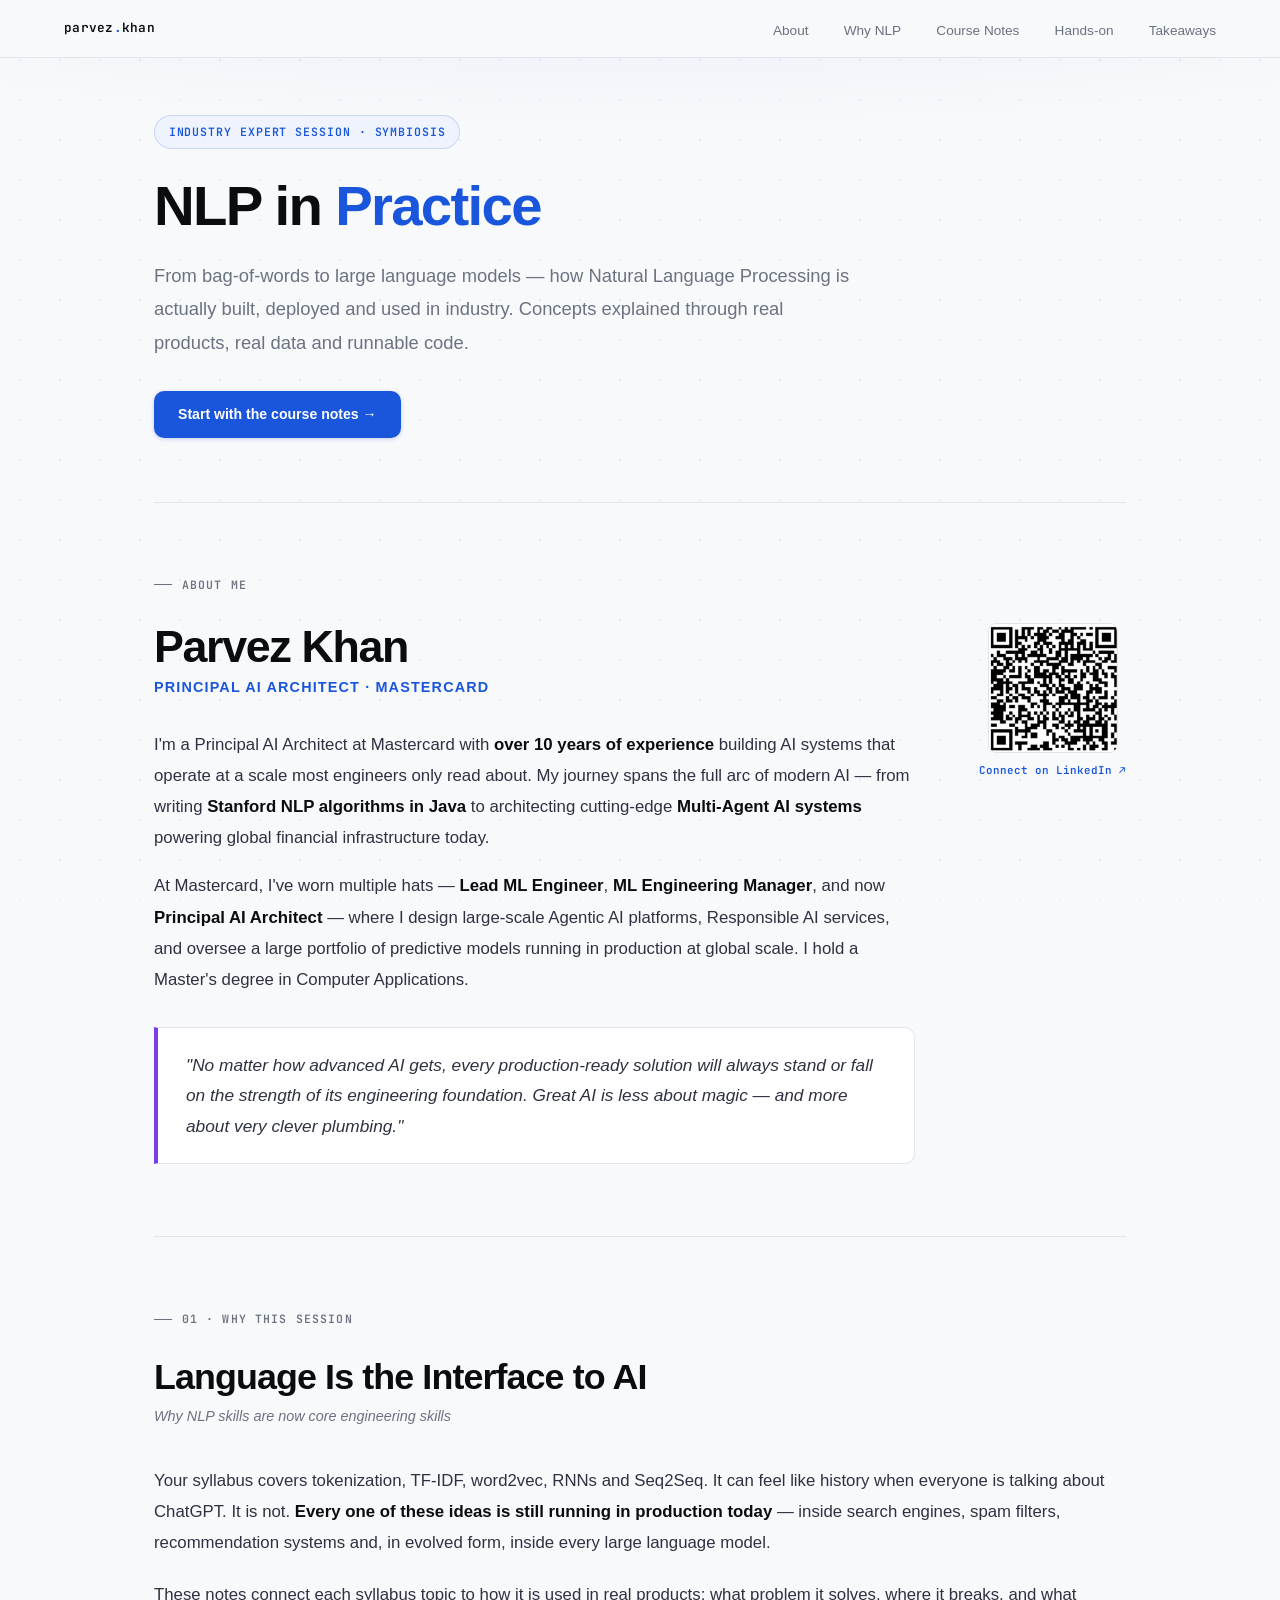
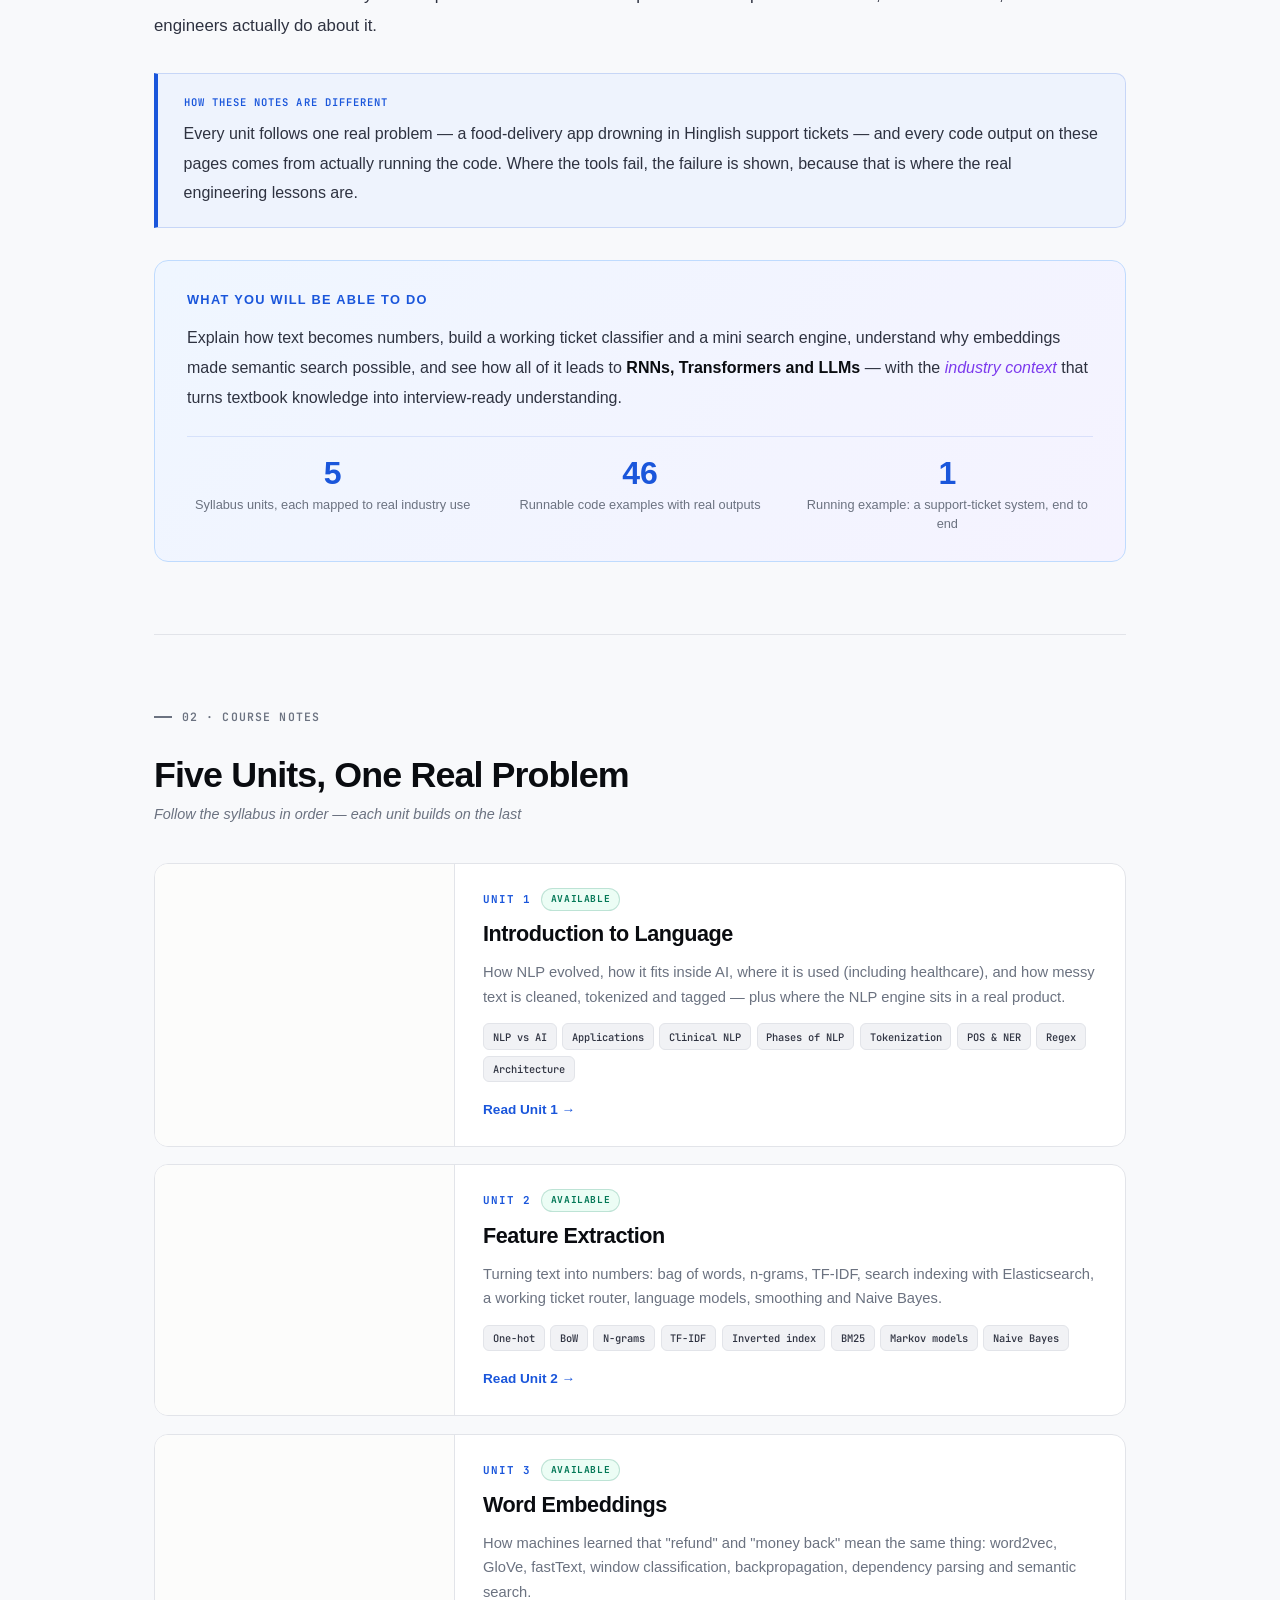
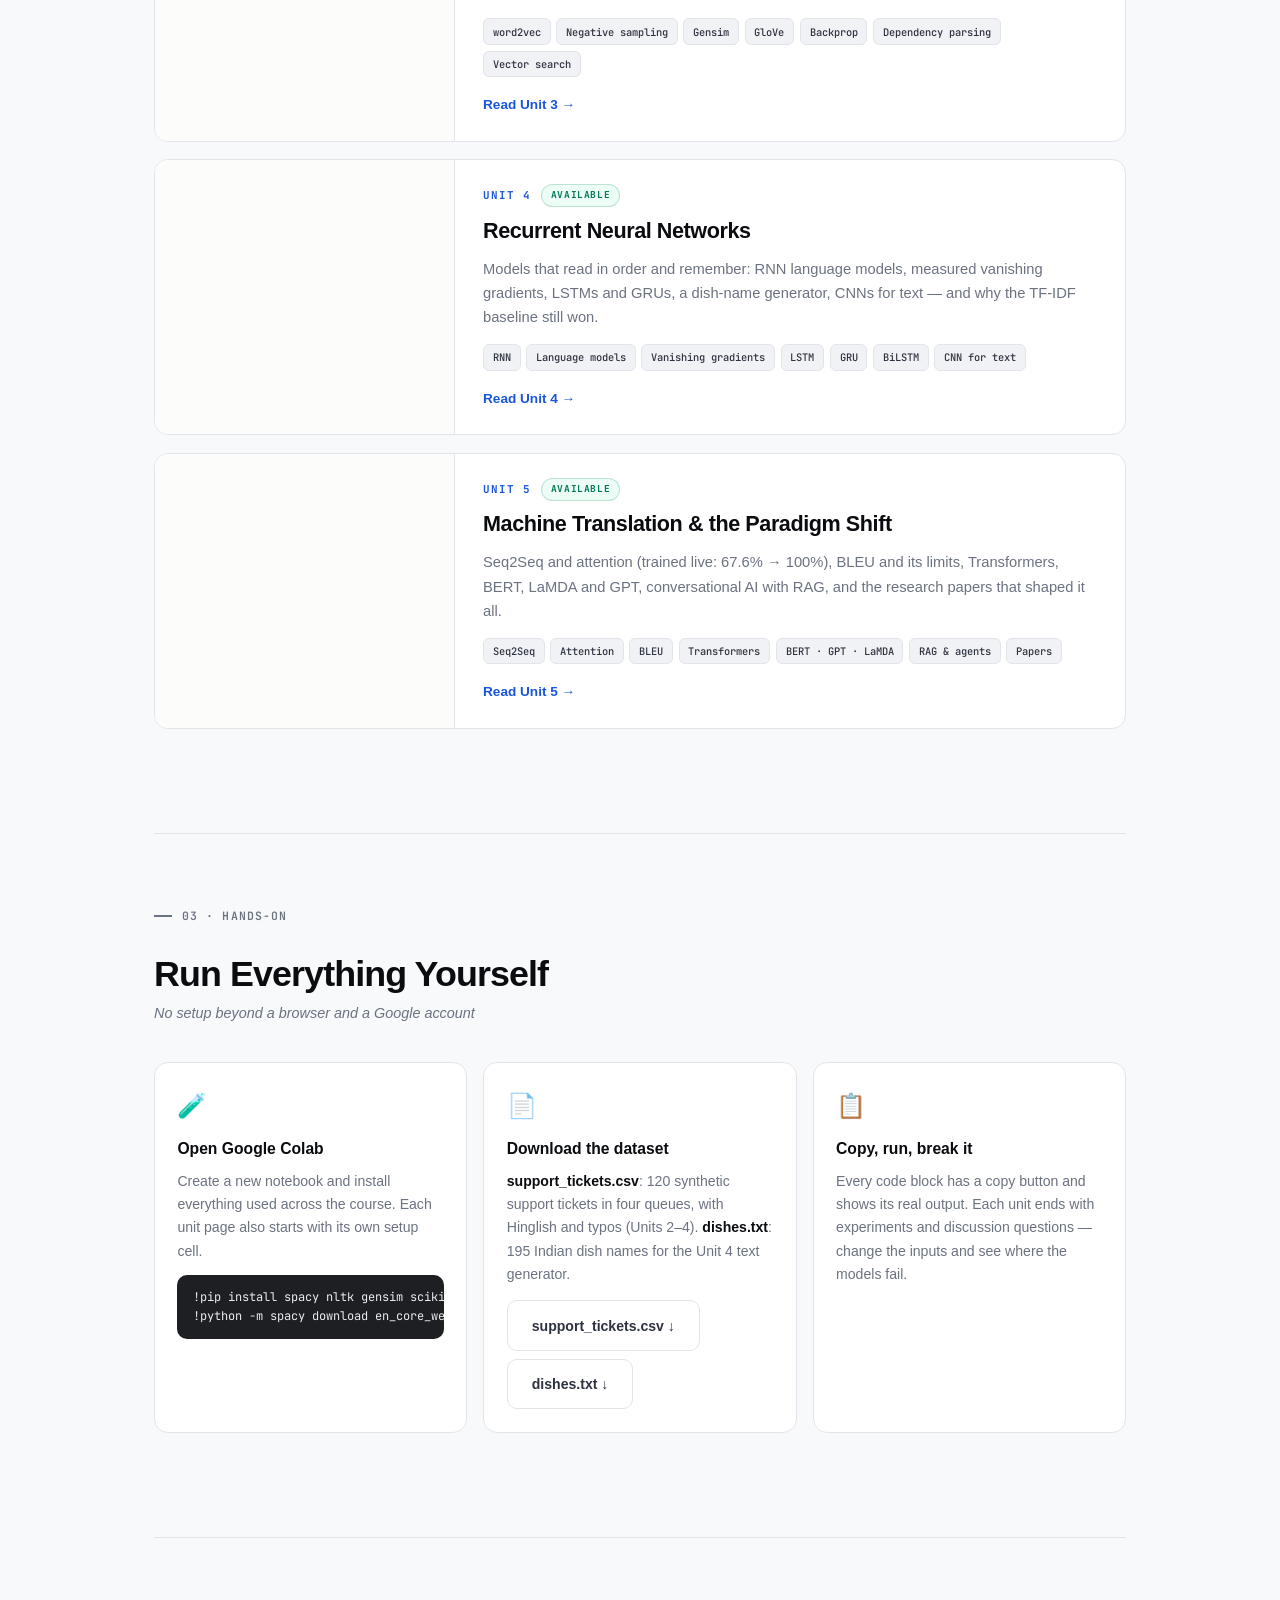
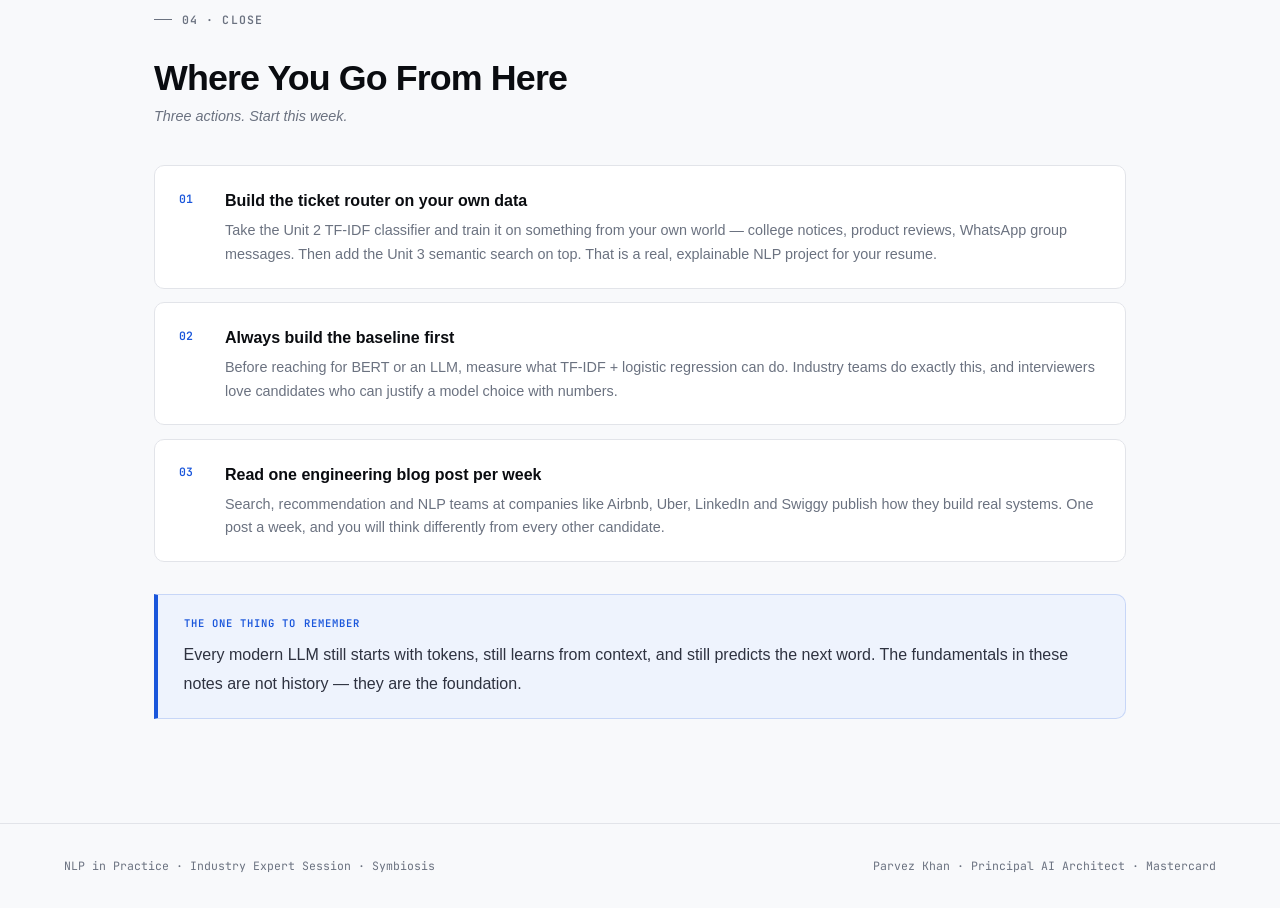
<file: index.html>
<!doctype html>
<html lang="en">
<head>
<meta charset="utf-8">
<meta name="viewport" content="width=device-width, initial-scale=1">
<title>NLP in Practice</title>
<meta http-equiv="refresh" content="0; url=nlp_session_site/index.html">
<link rel="canonical" href="nlp_session_site/index.html">
</head>
<body style="font-family:system-ui,sans-serif;padding:24px">
<p>Redirecting to <a href="nlp_session_site/index.html">NLP in Practice</a>…</p>
</body>
</html>
</file>
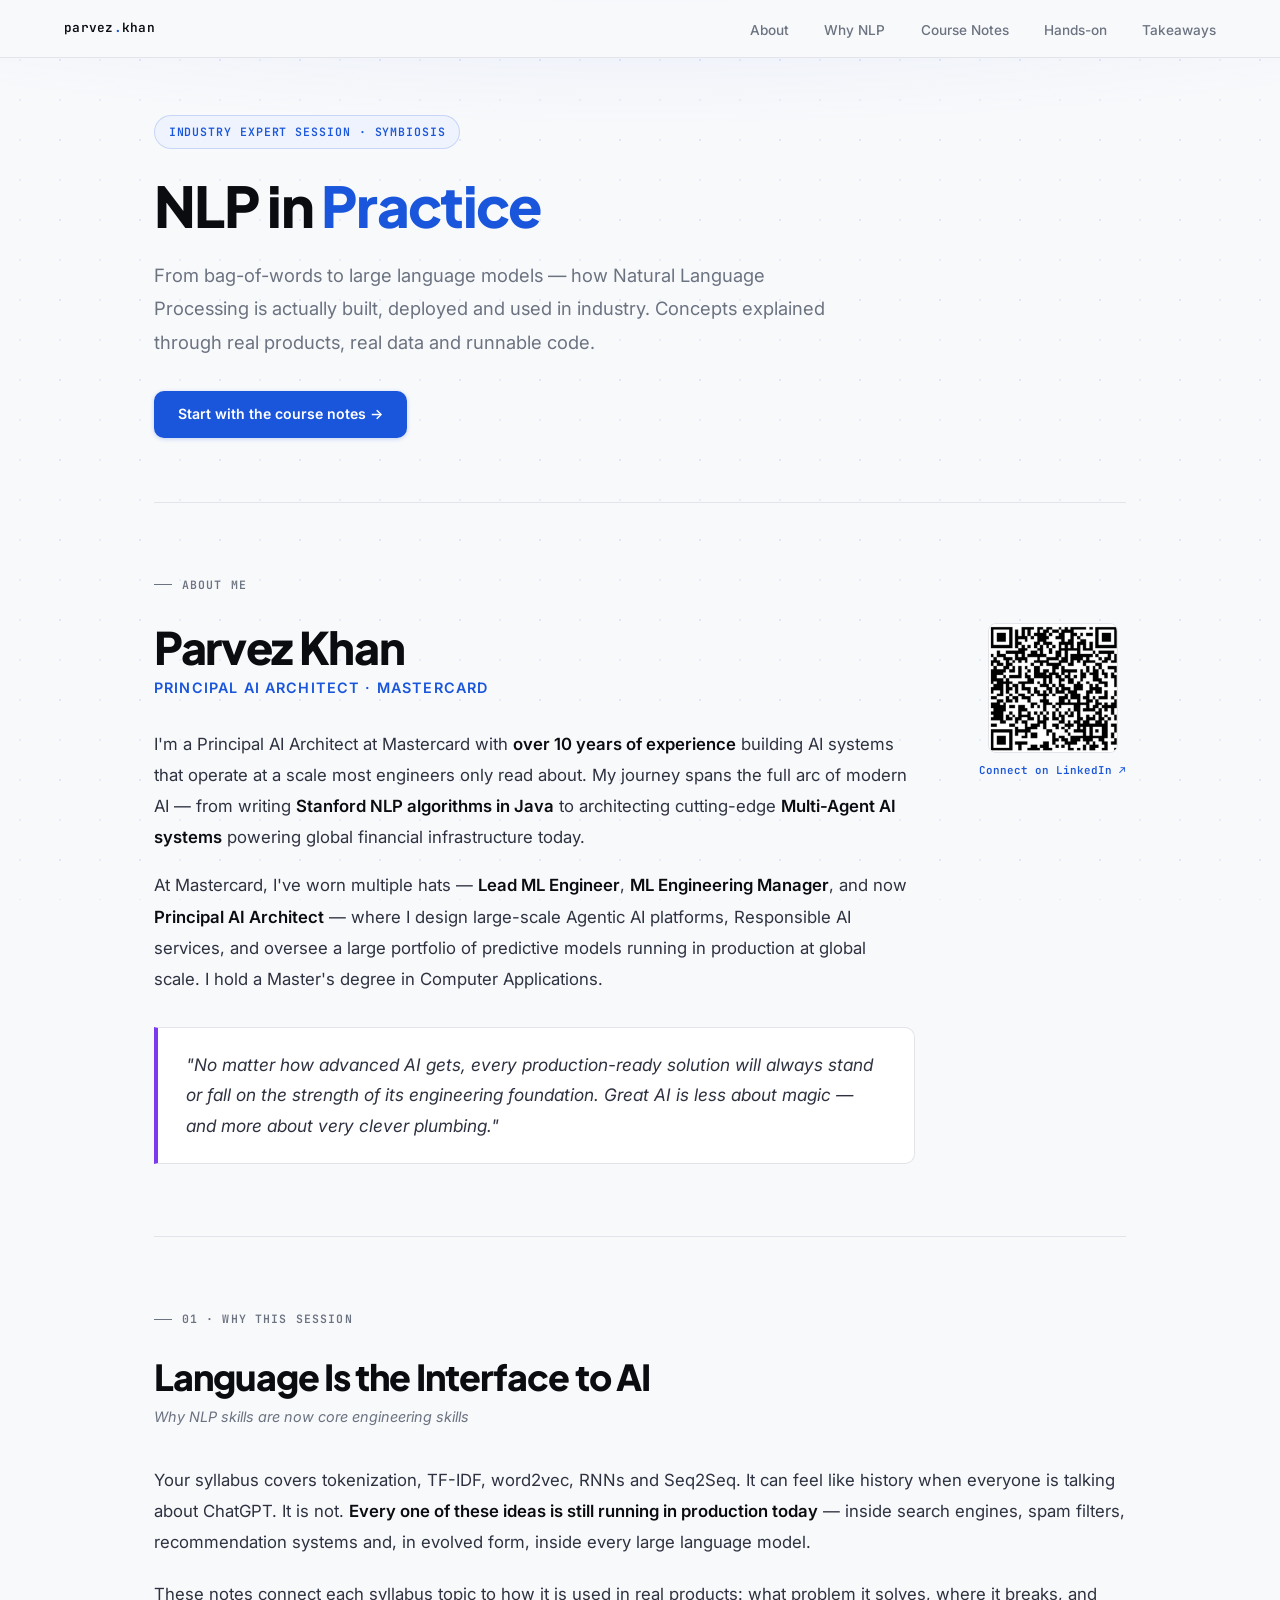
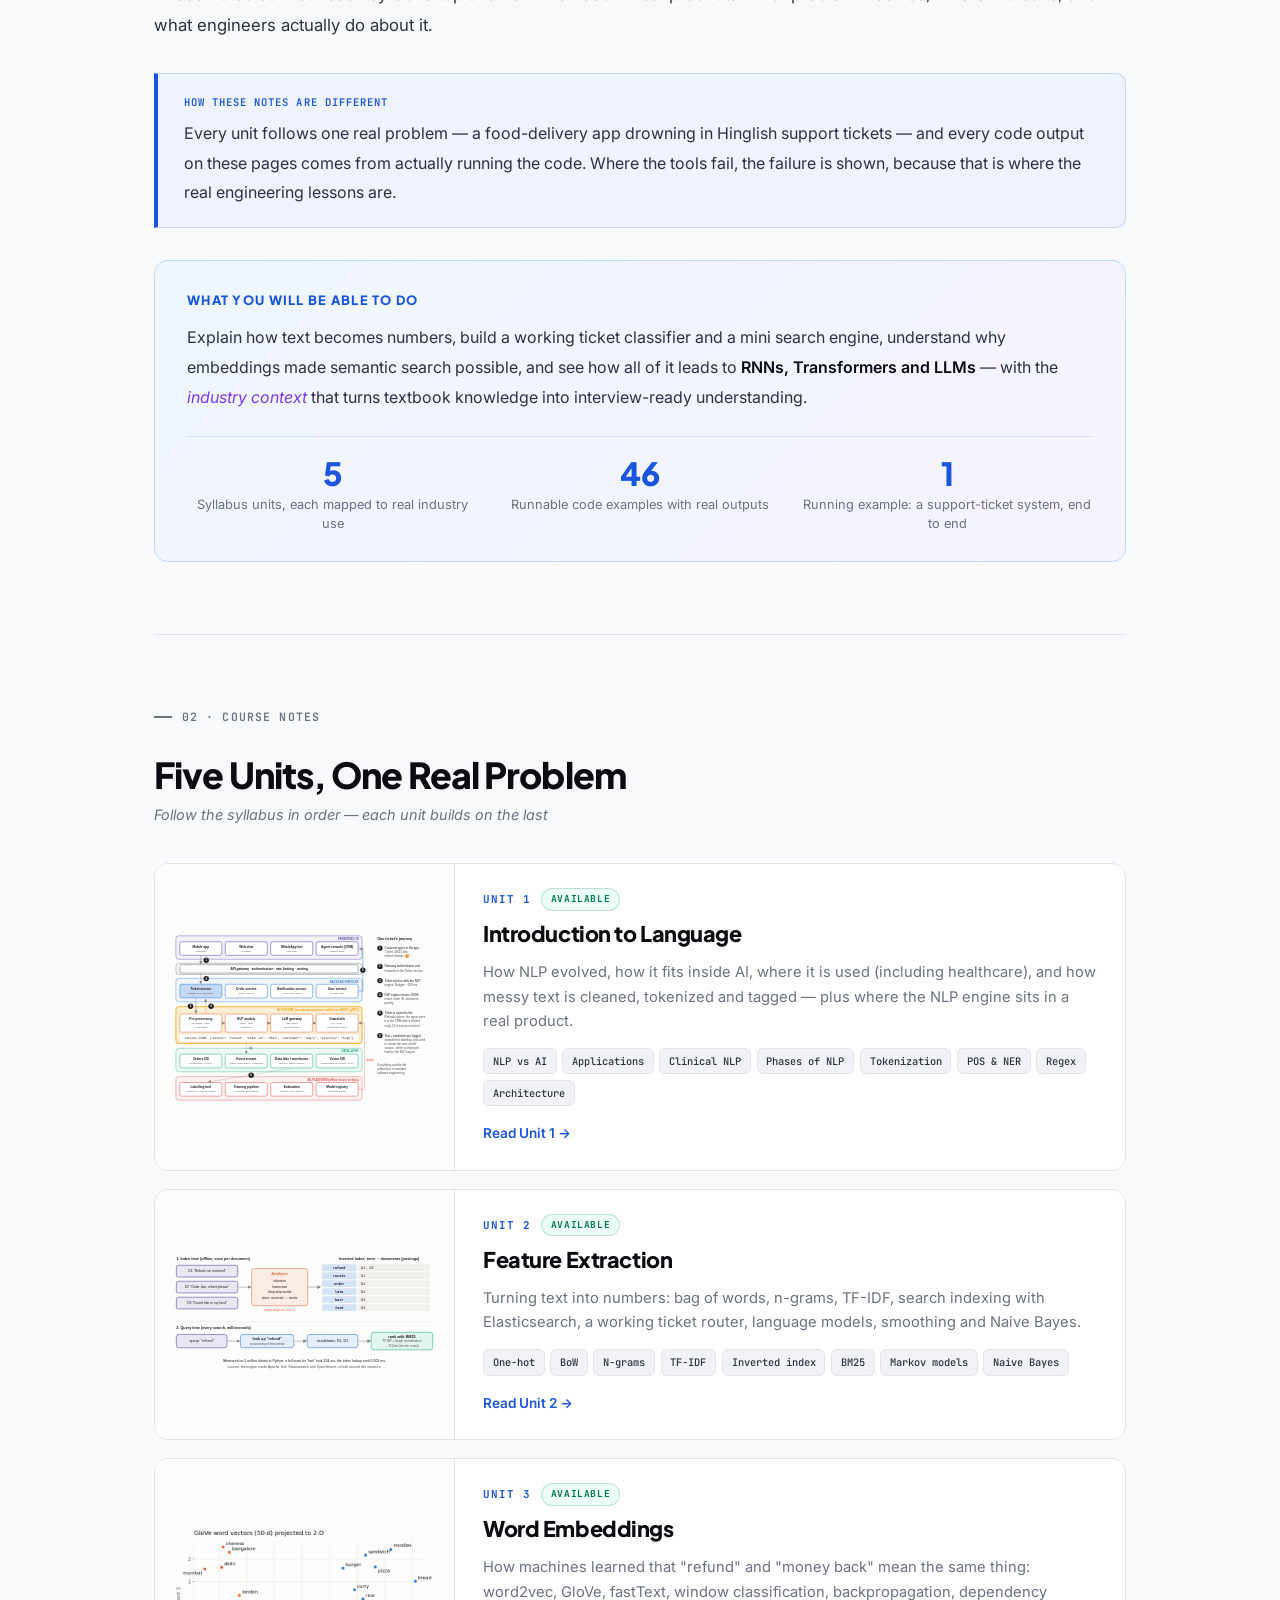
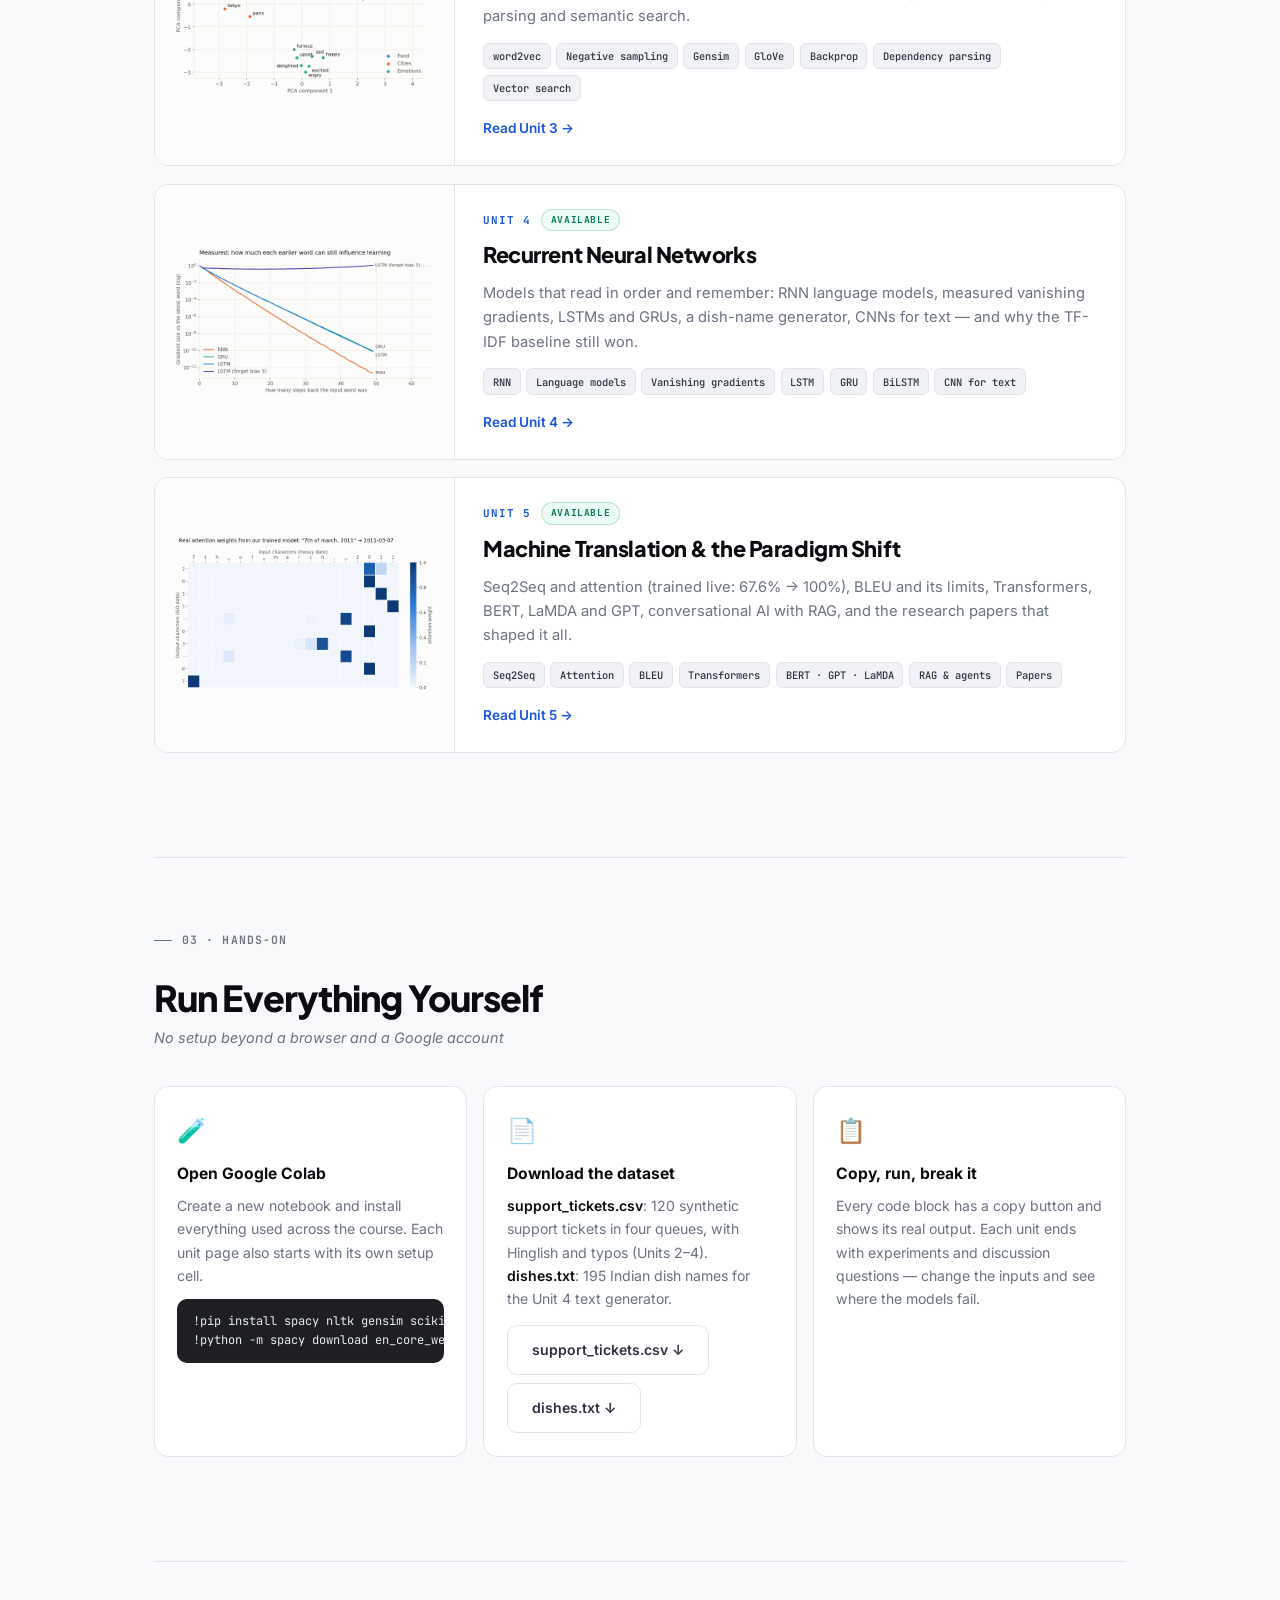
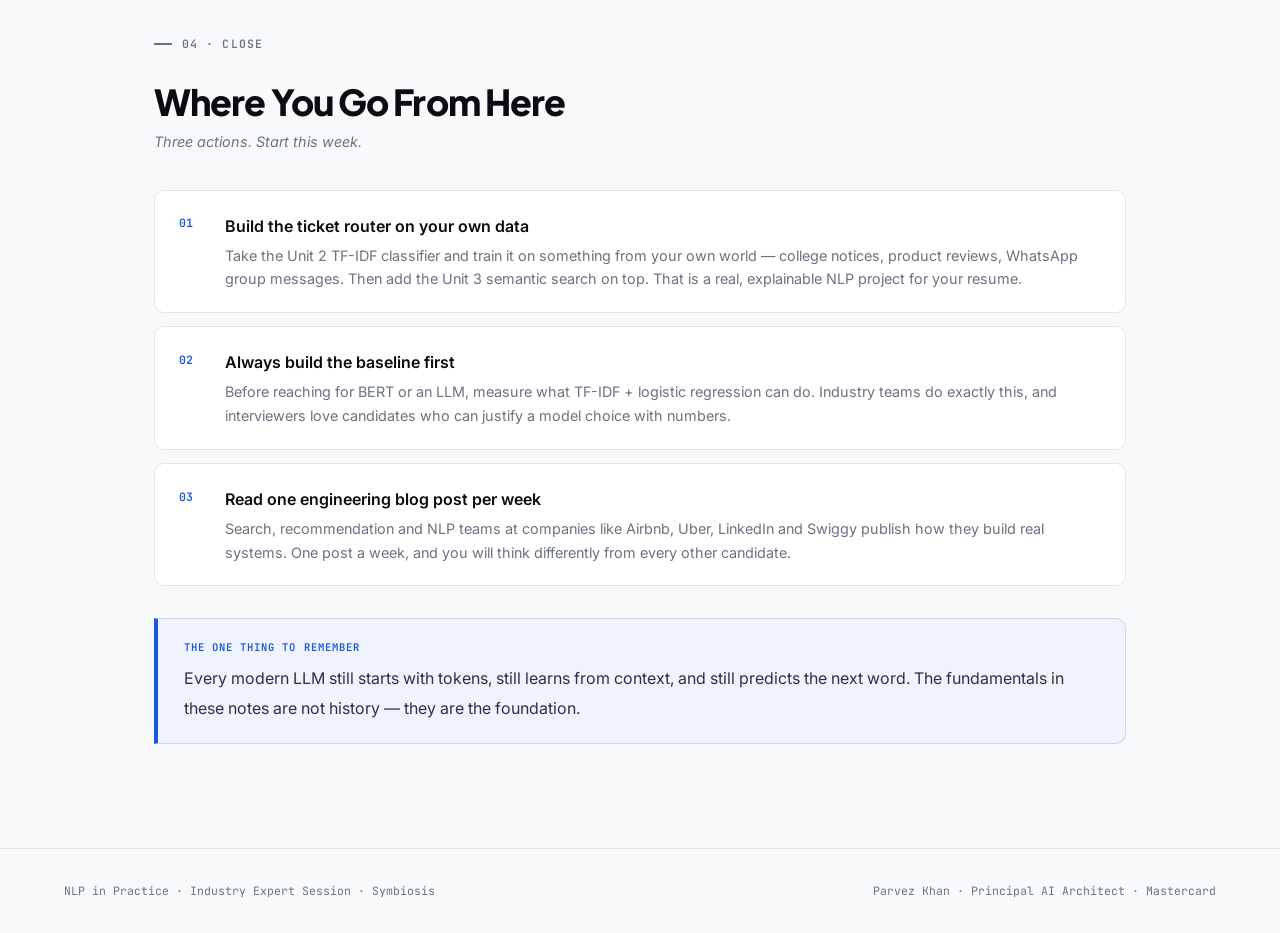
<file: nlp_session_site/index.html>
<!DOCTYPE html>
<html lang="en">
<head>
  <meta charset="UTF-8"/>
  <meta name="viewport" content="width=device-width, initial-scale=1.0"/>
  <title>NLP in Practice — Parvez Khan</title>
  <meta name="description" content="Industry expert session on Natural Language Processing for Symbiosis students: course notes, diagrams, runnable code and real-world examples."/>
  <link href="https://fonts.googleapis.com/css2?family=Inter:wght@300;400;500;600;700&family=Plus+Jakarta+Sans:wght@700;800&family=JetBrains+Mono:wght@400;500;600&display=swap" rel="stylesheet"/>
  <style>
    :root {
      --bg:         #f8f9fb;
      --bg2:        #f1f2f5;
      --surface:    #ffffff;
      --border:     #e2e4e9;
      --border2:    #cdd0d8;
      --ink:        #0a0c10;
      --ink2:       #2e3240;
      --ink3:       #6b7280;
      --accent:     #1a56db;
      --accent-bg:  #eef3fd;
      --accent2:    #7c3aed;
      --accent2-bg: #f3f0ff;
      --green:      #047857;
      --green-bg:   #ecfdf5;
      --amber:      #b45309;
      --amber-bg:   #fffbeb;
      --radius:     10px;
      --radius-lg:  14px;
    }
    *, *::before, *::after { margin: 0; padding: 0; box-sizing: border-box; }
    html { scroll-behavior: smooth; scroll-padding-top: 72px; }
    body {
      background: var(--bg); color: var(--ink);
      font-family: 'Inter', sans-serif; font-weight: 400;
      line-height: 1.75; font-size: 20px;
    }
    body::before {
      content: ''; position: fixed; inset: 0; z-index: 0; pointer-events: none;
      background-image:
        radial-gradient(circle, rgba(26,86,219,0.07) 1px, transparent 1px),
        radial-gradient(circle, rgba(124,58,237,0.04) 1px, transparent 1px);
      background-size: 40px 40px, 80px 80px;
      background-position: 0 0, 20px 20px;
    }
    body::after {
      content: ''; position: fixed; top: 0; left: 0; right: 0; height: 420px;
      z-index: 0; pointer-events: none;
      background: radial-gradient(ellipse 80% 40% at 50% -10%, rgba(26,86,219,0.08), transparent);
    }
    .page, nav, footer { position: relative; z-index: 1; }
    a { color: var(--accent); }

    /* NAV */
    nav {
      position: fixed; top: 0; left: 0; right: 0; z-index: 100;
      background: rgba(248,249,251,0.94); backdrop-filter: blur(14px);
      border-bottom: 1px solid var(--border); height: 58px;
      display: flex; align-items: center; justify-content: space-between; padding: 0 4rem;
    }
    .nav-logo { font-family: 'JetBrains Mono', monospace; font-size: 0.8rem; font-weight: 600; color: var(--ink); letter-spacing: 0.02em; text-decoration: none; }
    .nav-logo span { color: var(--accent); }
    .nav-links { display: flex; gap: 2.2rem; list-style: none; }
    .nav-links a { font-size: 0.85rem; color: var(--ink3); text-decoration: none; font-weight: 500; transition: color 0.15s; }
    .nav-links a:hover { color: var(--ink); }

    /* LAYOUT */
    .page { max-width: 1100px; margin: 0 auto; padding: 0 4rem; }

    /* HEADER */
    .page-header { padding: 7rem 0 4rem; border-bottom: 1px solid var(--border); }
    .page-kicker {
      display: inline-flex; align-items: center; gap: 0.5rem;
      background: var(--accent-bg); color: var(--accent);
      font-family: 'JetBrains Mono', monospace; font-size: 0.72rem; font-weight: 600;
      letter-spacing: 0.08em; text-transform: uppercase;
      padding: 0.35rem 0.85rem; border-radius: 999px;
      border: 1px solid rgba(26,86,219,0.18); margin-bottom: 1.75rem;
    }
    .page-title {
      font-family: 'Plus Jakarta Sans', sans-serif;
      font-size: clamp(2.2rem, 4.4vw, 3.8rem); line-height: 1.04; letter-spacing: -0.03em;
      font-weight: 800; color: var(--ink); margin-bottom: 1.5rem;
    }
    .page-title .accent-word { color: var(--accent); }
    .page-desc { font-size: 1.15rem; color: var(--ink3); max-width: 700px; line-height: 1.8; }
    .header-actions { display: flex; flex-wrap: wrap; gap: 0.75rem; margin-top: 2rem; }
    .btn {
      display: inline-flex; align-items: center; gap: 0.4rem;
      font-size: 0.88rem; font-weight: 600; padding: 0.7rem 1.5rem; border-radius: var(--radius);
      text-decoration: none; transition: all 0.15s; white-space: nowrap;
      background: var(--accent); color: #fff; box-shadow: 0 1px 4px rgba(26,86,219,0.25);
    }
    .btn:hover { background: #1648c2; transform: translateY(-1px); box-shadow: 0 4px 10px rgba(26,86,219,0.3); }
    .btn.ghost { background: var(--surface); color: var(--ink2); border: 1px solid var(--border); box-shadow: none; }
    .btn.ghost:hover { border-color: var(--border2); color: var(--ink); }

    /* ABOUT */
    .about-section { padding: 4.5rem 0; border-bottom: 1px solid var(--border); }
    .about-layout { display: grid; grid-template-columns: 1fr auto; gap: 4rem; align-items: start; }
    .section-label {
      font-family: 'JetBrains Mono', monospace; font-size: 0.72rem; font-weight: 600;
      color: var(--ink3); text-transform: uppercase; letter-spacing: 0.1em; margin-bottom: 1.75rem;
      display: flex; align-items: center; gap: 0.6rem;
    }
    .section-label::before { content: ''; display: inline-block; width: 18px; height: 1.5px; background: var(--ink3); }
    .about-name { font-family: 'Plus Jakarta Sans', sans-serif; font-size: 2.8rem; font-weight: 800; letter-spacing: -0.03em; color: var(--ink); margin-bottom: 0.35rem; line-height: 1.05; }
    .about-role { font-size: 0.9rem; font-weight: 600; color: var(--accent); text-transform: uppercase; letter-spacing: 0.08em; margin-bottom: 1.75rem; }
    .about-bio { font-size: 1.05rem; color: var(--ink2); line-height: 1.85; margin-bottom: 1.1rem; }
    .about-bio strong { color: var(--ink); font-weight: 600; }
    .belief-card {
      background: var(--surface); border: 1px solid var(--border); border-left: 4px solid var(--accent2);
      border-radius: 0 var(--radius) var(--radius) 0; padding: 1.4rem 1.75rem; margin-top: 2rem;
    }
    .belief-card p { font-size: 1.08rem; font-style: italic; color: var(--ink2); line-height: 1.75; margin: 0; }
    .qr { width: 130px; height: 130px; border-radius: 8px; display: block; border: 1px solid var(--border); background: #fff; }
    .qr-link { display: flex; flex-direction: column; align-items: center; gap: 0.5rem; text-decoration: none; }
    .qr-link span { font-family: 'JetBrains Mono', monospace; font-size: 0.68rem; font-weight: 600; color: var(--accent); }
    .qr-link:hover span { text-decoration: underline; }

    /* SECTIONS */
    .section { padding: 4.5rem 0; border-bottom: 1px solid var(--border); }
    .section:last-child { border-bottom: none; }
    h2 { font-family: 'Plus Jakarta Sans', sans-serif; font-size: clamp(1.8rem, 2.8vw, 2.5rem); font-weight: 800; line-height: 1.12; letter-spacing: -0.025em; color: var(--ink); margin-bottom: 0.4rem; }
    .section-sub { font-size: 0.9rem; color: var(--ink3); margin-bottom: 2.25rem; font-style: italic; }
    p { margin-bottom: 1.3rem; color: var(--ink2); font-size: 1.05rem; line-height: 1.85; }
    p:last-child { margin-bottom: 0; }
    strong { color: var(--ink); font-weight: 600; }
    em { color: var(--accent2); font-style: italic; }
    code { font-family: 'JetBrains Mono', monospace; font-size: 0.82em; background: var(--bg2); padding: 0.15em 0.45em; border-radius: 4px; color: var(--accent2); border: 1px solid var(--border); }

    .callout {
      background: var(--accent-bg); border: 1px solid rgba(26,86,219,0.18); border-left: 4px solid var(--accent);
      border-radius: 0 var(--radius) var(--radius) 0; padding: 1.2rem 1.6rem; margin: 2rem 0;
    }
    .callout-label { font-family: 'JetBrains Mono', monospace; font-size: 0.66rem; font-weight: 600; color: var(--accent); text-transform: uppercase; letter-spacing: 0.1em; margin-bottom: 0.45rem; }
    .callout p { margin: 0; font-size: 1rem; }

    .why-matters-box {
      margin-top: 2rem; background: linear-gradient(135deg, #eff6ff 0%, #f5f3ff 100%);
      border: 1px solid #bfdbfe; border-radius: var(--radius-lg); padding: 1.75rem 2rem;
    }
    .why-matters-label { font-family: 'Plus Jakarta Sans', sans-serif; font-size: 0.8rem; font-weight: 800; color: var(--accent); text-transform: uppercase; letter-spacing: 0.1em; margin-bottom: 0.75rem; }
    .why-matters-text { font-size: 1rem; color: var(--ink2); line-height: 1.85; margin-bottom: 1.5rem; }
    .why-stats { display: grid; grid-template-columns: repeat(3, 1fr); gap: 1rem; padding-top: 1.25rem; border-top: 1px solid rgba(26,86,219,0.12); }
    .why-stat { text-align: center; }
    .why-stat-num { font-family: 'Plus Jakarta Sans', sans-serif; font-size: 2rem; font-weight: 800; color: var(--accent); line-height: 1; margin-bottom: 0.35rem; }
    .why-stat-label { font-size: 0.8rem; color: var(--ink3); line-height: 1.5; }


    /* UNIT CARDS */
    .unit-grid { display: grid; grid-template-columns: 1fr; gap: 1.1rem; margin: 2rem 0; }
    .unit-card {
      display: grid; grid-template-columns: 300px 1fr; gap: 0;
      background: var(--surface); border: 1px solid var(--border); border-radius: var(--radius-lg);
      overflow: hidden; text-decoration: none; color: inherit;
      transition: box-shadow 0.15s, border-color 0.15s, transform 0.15s;
    }
    a.unit-card:hover { box-shadow: 0 6px 22px rgba(0,0,0,0.07); border-color: var(--border2); transform: translateY(-2px); }
    .unit-thumb { background: #fcfcfb; border-right: 1px solid var(--border); display: flex; align-items: center; justify-content: center; padding: 1rem; }
    .unit-thumb img { width: 100%; height: auto; display: block; }
    .unit-body { padding: 1.5rem 1.75rem; }
    .unit-num { font-family: 'JetBrains Mono', monospace; font-size: 0.68rem; font-weight: 700; color: var(--accent); text-transform: uppercase; letter-spacing: 0.1em; margin-bottom: 0.3rem; display: flex; gap: 0.6rem; align-items: center; }
    .status { font-size: 0.6rem; padding: 0.12rem 0.55rem; border-radius: 999px; letter-spacing: 0.06em; }
    .status.live { background: var(--green-bg); color: var(--green); border: 1px solid rgba(4,120,87,0.2); }
    .status.soon { background: var(--amber-bg); color: var(--amber); border: 1px solid rgba(180,83,9,0.2); }
    .unit-title { font-family: 'Plus Jakarta Sans', sans-serif; font-size: 1.35rem; font-weight: 800; letter-spacing: -0.02em; color: var(--ink); margin-bottom: 0.45rem; }
    .unit-desc { font-size: 0.92rem; color: var(--ink3); line-height: 1.65; margin-bottom: 0.9rem; }
    .chips { display: flex; flex-wrap: wrap; gap: 0.35rem; }
    .chip { font-family: 'JetBrains Mono', monospace; font-size: 0.65rem; font-weight: 500; padding: 0.2rem 0.55rem; border-radius: 6px; background: var(--bg2); color: var(--ink2); border: 1px solid var(--border); }
    .unit-cta { margin-top: 1rem; font-size: 0.85rem; font-weight: 600; color: var(--accent); }
    .unit-card.disabled { opacity: 0.72; grid-template-columns: 1fr; }
    .unit-card.disabled .unit-cta { color: var(--ink3); }

    /* HANDS-ON */
    .hands-grid { display: grid; grid-template-columns: repeat(3, 1fr); gap: 1rem; margin: 2rem 0; }
    .hands-card { min-width: 0; background: var(--surface); border: 1px solid var(--border); border-radius: var(--radius-lg); padding: 1.4rem; }
    .hands-icon { font-size: 1.5rem; margin-bottom: 0.5rem; }
    .hands-title { font-size: 0.98rem; font-weight: 700; color: var(--ink); margin-bottom: 0.45rem; }
    .hands-desc { font-size: 0.88rem; color: var(--ink3); line-height: 1.65; margin: 0; }
    pre.cmd { font-family: 'JetBrains Mono', monospace; font-size: 0.75rem; background: #1e1f23; color: #e9ecef; border-radius: var(--radius); padding: 0.8rem 1rem; margin-top: 0.75rem; overflow-x: auto; white-space: pre; line-height: 1.6; }

    /* TAKEAWAYS */
    .takeaway-list { counter-reset: tw; list-style: none; margin: 2rem 0; display: flex; flex-direction: column; gap: 0.85rem; }
    .takeaway-list li { counter-increment: tw; display: flex; gap: 1.25rem; align-items: flex-start; background: var(--surface); border: 1px solid var(--border); border-radius: var(--radius); padding: 1.3rem 1.5rem; }
    .takeaway-list li::before { content: "0" counter(tw); font-family: 'JetBrains Mono', monospace; font-size: 0.72rem; font-weight: 600; color: var(--accent); min-width: 26px; padding-top: 0.1rem; }
    .tw-title { font-weight: 600; font-size: 1rem; color: var(--ink); margin-bottom: 0.25rem; }
    .tw-desc { font-size: 0.9rem; color: var(--ink3); margin: 0; line-height: 1.65; }

    footer { border-top: 1px solid var(--border); padding: 2rem 4rem; display: flex; align-items: center; justify-content: space-between; font-size: 0.82rem; color: var(--ink3); flex-wrap: wrap; gap: 0.5rem; }
    footer span { font-family: 'JetBrains Mono', monospace; font-size: 0.72rem; }

    @media (max-width: 900px) {
      .page { padding: 0 2rem; }
      nav { padding: 0 2rem; }
      footer { padding: 2rem; }
      .unit-card { grid-template-columns: 1fr; }
      .unit-thumb { border-right: 0; border-bottom: 1px solid var(--border); max-height: 220px; overflow: hidden; }
      .hands-grid { grid-template-columns: minmax(0, 1fr); }
    }
    @media (max-width: 640px) {
      body { font-size: 18px; }
      .page { padding: 0 16px; }
      nav { padding: 0 16px; }
      footer { padding: 1.5rem 16px; }
      .nav-links { display: none; }
      .page-header { padding: 5.5rem 0 3rem; }
      .about-layout { grid-template-columns: 1fr; gap: 1.5rem; }
      .why-stats { grid-template-columns: 1fr; }
      .why-matters-box { padding: 1.4rem; }
    }
  </style>
</head>
<body>

<nav>
  <a class="nav-logo" href="#top">parvez<span>.</span>khan</a>
  <ul class="nav-links">
    <li><a href="#about">About</a></li>
    <li><a href="#why">Why NLP</a></li>
    <li><a href="#units">Course Notes</a></li>
    <li><a href="#hands-on">Hands-on</a></li>
    <li><a href="#takeaways">Takeaways</a></li>
  </ul>
</nav>

<div class="page" id="top">

  <!-- HEADER -->
  <header class="page-header">
    <div class="page-kicker">Industry Expert Session · Symbiosis</div>
    <h1 class="page-title">NLP in <span class="accent-word">Practice</span></h1>
    <p class="page-desc">From bag-of-words to large language models — how Natural Language Processing is actually built, deployed and used in industry. Concepts explained through real products, real data and runnable code.</p>
    <div class="header-actions">
      <a class="btn" href="#units">Start with the course notes →</a>
    </div>
  </header>

  <!-- ABOUT -->
  <section class="about-section" id="about">
    <div class="section-label">About Me</div>
    <div class="about-layout">
      <div>
        <div class="about-name">Parvez Khan</div>
        <div class="about-role">Principal AI Architect · Mastercard</div>
        <p class="about-bio">
          I'm a Principal AI Architect at Mastercard with <strong>over 10 years of experience</strong> building AI systems that operate at a scale most engineers only read about. My journey spans the full arc of modern AI — from writing <strong>Stanford NLP algorithms in Java</strong> to architecting cutting-edge <strong>Multi-Agent AI systems</strong> powering global financial infrastructure today.
        </p>
        <p class="about-bio">
          At Mastercard, I've worn multiple hats — <strong>Lead ML Engineer</strong>, <strong>ML Engineering Manager</strong>, and now <strong>Principal AI Architect</strong> — where I design large-scale Agentic AI platforms, Responsible AI services, and oversee a large portfolio of predictive models running in production at global scale. I hold a Master's degree in Computer Applications.
        </p>
        <div class="belief-card">
          <p>"No matter how advanced AI gets, every production-ready solution will always stand or fall on the strength of its engineering foundation. Great AI is less about magic — and more about very clever plumbing."</p>
        </div>
      </div>
      <a class="qr-link" href="https://www.linkedin.com/in/parvez-k-389065105" target="_blank" rel="noopener">
        <img class="qr" src="static/images/Parvez-LinkedIn-QR.jpeg" width="130" height="130" alt="QR code linking to Parvez Khan's LinkedIn profile"/>
        <span>Connect on LinkedIn ↗</span>
      </a>
    </div>
  </section>

  <!-- 01 WHY -->
  <section class="section" id="why">
    <div class="section-label">01 · Why This Session</div>
    <h2>Language Is the Interface to AI</h2>
    <div class="section-sub">Why NLP skills are now core engineering skills</div>
    <p>Your syllabus covers tokenization, TF-IDF, word2vec, RNNs and Seq2Seq. It can feel like history when everyone is talking about ChatGPT. It is not. <strong>Every one of these ideas is still running in production today</strong> — inside search engines, spam filters, recommendation systems and, in evolved form, inside every large language model.</p>
    <p>These notes connect each syllabus topic to how it is used in real products: what problem it solves, where it breaks, and what engineers actually do about it.</p>
    <div class="callout">
      <div class="callout-label">How these notes are different</div>
      <p>Every unit follows one real problem — a food-delivery app drowning in Hinglish support tickets — and every code output on these pages comes from actually running the code. Where the tools fail, the failure is shown, because that is where the real engineering lessons are.</p>
    </div>
    <div class="why-matters-box">
      <div class="why-matters-label">What you will be able to do</div>
      <p class="why-matters-text">Explain how text becomes numbers, build a working ticket classifier and a mini search engine, understand why embeddings made semantic search possible, and see how all of it leads to <strong>RNNs, Transformers and LLMs</strong> — with the <em>industry context</em> that turns textbook knowledge into interview-ready understanding.</p>
      <div class="why-stats">
        <div class="why-stat"><div class="why-stat-num">5</div><div class="why-stat-label">Syllabus units, each mapped to real industry use</div></div>
        <div class="why-stat"><div class="why-stat-num">46</div><div class="why-stat-label">Runnable code examples with real outputs</div></div>
        <div class="why-stat"><div class="why-stat-num">1</div><div class="why-stat-label">Running example: a support-ticket system, end to end</div></div>
      </div>
    </div>
  </section>

  <!-- 02 UNITS -->
  <section class="section" id="units">
    <div class="section-label">02 · Course Notes</div>
    <h2>Five Units, One Real Problem</h2>
    <div class="section-sub">Follow the syllabus in order — each unit builds on the last</div>
    <div class="unit-grid">

      <a class="unit-card" href="unit1_introduction_to_language.html">
        <div class="unit-thumb"><img src="static/images/unit1/nlp_system_architecture.svg" alt="Preview: where the NLP engine sits in a product architecture" loading="lazy"/></div>
        <div class="unit-body">
          <div class="unit-num">Unit 1 <span class="status live">Available</span></div>
          <div class="unit-title">Introduction to Language</div>
          <p class="unit-desc">How NLP evolved, how it fits inside AI, where it is used (including healthcare), and how messy text is cleaned, tokenized and tagged — plus where the NLP engine sits in a real product.</p>
          <div class="chips"><span class="chip">NLP vs AI</span><span class="chip">Applications</span><span class="chip">Clinical NLP</span><span class="chip">Phases of NLP</span><span class="chip">Tokenization</span><span class="chip">POS &amp; NER</span><span class="chip">Regex</span><span class="chip">Architecture</span></div>
          <div class="unit-cta">Read Unit 1 →</div>
        </div>
      </a>

      <a class="unit-card" href="unit2_feature_extraction.html">
        <div class="unit-thumb"><img src="static/images/unit2/inverted_index.svg" alt="Preview: how an inverted index is built and queried" loading="lazy"/></div>
        <div class="unit-body">
          <div class="unit-num">Unit 2 <span class="status live">Available</span></div>
          <div class="unit-title">Feature Extraction</div>
          <p class="unit-desc">Turning text into numbers: bag of words, n-grams, TF-IDF, search indexing with Elasticsearch, a working ticket router, language models, smoothing and Naive Bayes.</p>
          <div class="chips"><span class="chip">One-hot</span><span class="chip">BoW</span><span class="chip">N-grams</span><span class="chip">TF-IDF</span><span class="chip">Inverted index</span><span class="chip">BM25</span><span class="chip">Markov models</span><span class="chip">Naive Bayes</span></div>
          <div class="unit-cta">Read Unit 2 →</div>
        </div>
      </a>

      <a class="unit-card" href="unit3_word_embeddings.html">
        <div class="unit-thumb"><img src="static/images/unit3/embeddings_clusters.png" alt="Preview: GloVe word vectors forming clusters" loading="lazy"/></div>
        <div class="unit-body">
          <div class="unit-num">Unit 3 <span class="status live">Available</span></div>
          <div class="unit-title">Word Embeddings</div>
          <p class="unit-desc">How machines learned that "refund" and "money back" mean the same thing: word2vec, GloVe, fastText, window classification, backpropagation, dependency parsing and semantic search.</p>
          <div class="chips"><span class="chip">word2vec</span><span class="chip">Negative sampling</span><span class="chip">Gensim</span><span class="chip">GloVe</span><span class="chip">Backprop</span><span class="chip">Dependency parsing</span><span class="chip">Vector search</span></div>
          <div class="unit-cta">Read Unit 3 →</div>
        </div>
      </a>

      <a class="unit-card" href="unit4_recurrent_neural_networks.html">
        <div class="unit-thumb"><img src="static/images/unit4/gradient_flow_measured.png" alt="Preview: measured gradient flow in RNN, GRU and LSTM" loading="lazy"/></div>
        <div class="unit-body">
          <div class="unit-num">Unit 4 <span class="status live">Available</span></div>
          <div class="unit-title">Recurrent Neural Networks</div>
          <p class="unit-desc">Models that read in order and remember: RNN language models, measured vanishing gradients, LSTMs and GRUs, a dish-name generator, CNNs for text — and why the TF-IDF baseline still won.</p>
          <div class="chips"><span class="chip">RNN</span><span class="chip">Language models</span><span class="chip">Vanishing gradients</span><span class="chip">LSTM</span><span class="chip">GRU</span><span class="chip">BiLSTM</span><span class="chip">CNN for text</span></div>
          <div class="unit-cta">Read Unit 4 →</div>
        </div>
      </a>

      <a class="unit-card" href="unit5_machine_translation.html">
        <div class="unit-thumb"><img src="static/images/unit5/attention_dates.png" alt="Preview: real attention weights from a trained seq2seq model" loading="lazy"/></div>
        <div class="unit-body">
          <div class="unit-num">Unit 5 <span class="status live">Available</span></div>
          <div class="unit-title">Machine Translation &amp; the Paradigm Shift</div>
          <p class="unit-desc">Seq2Seq and attention (trained live: 67.6% → 100%), BLEU and its limits, Transformers, BERT, LaMDA and GPT, conversational AI with RAG, and the research papers that shaped it all.</p>
          <div class="chips"><span class="chip">Seq2Seq</span><span class="chip">Attention</span><span class="chip">BLEU</span><span class="chip">Transformers</span><span class="chip">BERT · GPT · LaMDA</span><span class="chip">RAG &amp; agents</span><span class="chip">Papers</span></div>
          <div class="unit-cta">Read Unit 5 →</div>
        </div>
      </a>

    </div>
  </section>

  <!-- 03 HANDS-ON -->
  <section class="section" id="hands-on">
    <div class="section-label">03 · Hands-on</div>
    <h2>Run Everything Yourself</h2>
    <div class="section-sub">No setup beyond a browser and a Google account</div>
    <div class="hands-grid">
      <div class="hands-card">
        <div class="hands-icon">🧪</div>
        <div class="hands-title">Open Google Colab</div>
        <p class="hands-desc">Create a new notebook and install everything used across the course. Each unit page also starts with its own setup cell.</p>
        <pre class="cmd">!pip install spacy nltk gensim scikit-learn pandas numpy torch transformers sentencepiece
!python -m spacy download en_core_web_sm</pre>
      </div>
      <div class="hands-card">
        <div class="hands-icon">📄</div>
        <div class="hands-title">Download the dataset</div>
        <p class="hands-desc"><strong>support_tickets.csv</strong>: 120 synthetic support tickets in four queues, with Hinglish and typos (Units 2–4). <strong>dishes.txt</strong>: 195 Indian dish names for the Unit 4 text generator.</p>
        <p style="margin-top:0.9rem;display:flex;flex-wrap:wrap;gap:0.5rem"><a class="btn ghost" href="static/data/support_tickets.csv" download>support_tickets.csv ↓</a><a class="btn ghost" href="static/data/dishes.txt" download>dishes.txt ↓</a></p>
      </div>
      <div class="hands-card">
        <div class="hands-icon">📋</div>
        <div class="hands-title">Copy, run, break it</div>
        <p class="hands-desc">Every code block has a copy button and shows its real output. Each unit ends with experiments and discussion questions — change the inputs and see where the models fail.</p>
      </div>
    </div>
  </section>

  <!-- 04 TAKEAWAYS -->
  <section class="section" id="takeaways">
    <div class="section-label">04 · Close</div>
    <h2>Where You Go From Here</h2>
    <div class="section-sub">Three actions. Start this week.</div>
    <ul class="takeaway-list">
      <li><div><div class="tw-title">Build the ticket router on your own data</div><p class="tw-desc">Take the Unit 2 TF-IDF classifier and train it on something from your own world — college notices, product reviews, WhatsApp group messages. Then add the Unit 3 semantic search on top. That is a real, explainable NLP project for your resume.</p></div></li>
      <li><div><div class="tw-title">Always build the baseline first</div><p class="tw-desc">Before reaching for BERT or an LLM, measure what TF-IDF + logistic regression can do. Industry teams do exactly this, and interviewers love candidates who can justify a model choice with numbers.</p></div></li>
      <li><div><div class="tw-title">Read one engineering blog post per week</div><p class="tw-desc">Search, recommendation and NLP teams at companies like Airbnb, Uber, LinkedIn and Swiggy publish how they build real systems. One post a week, and you will think differently from every other candidate.</p></div></li>
    </ul>
    <div class="callout">
      <div class="callout-label">The one thing to remember</div>
      <p>Every modern LLM still starts with tokens, still learns from context, and still predicts the next word. The fundamentals in these notes are not history — they are the foundation.</p>
    </div>
  </section>

</div>

<footer>
  <span>NLP in Practice · Industry Expert Session · Symbiosis</span>
  <span>Parvez Khan · Principal AI Architect · Mastercard</span>
</footer>

</body>
</html>
</file>
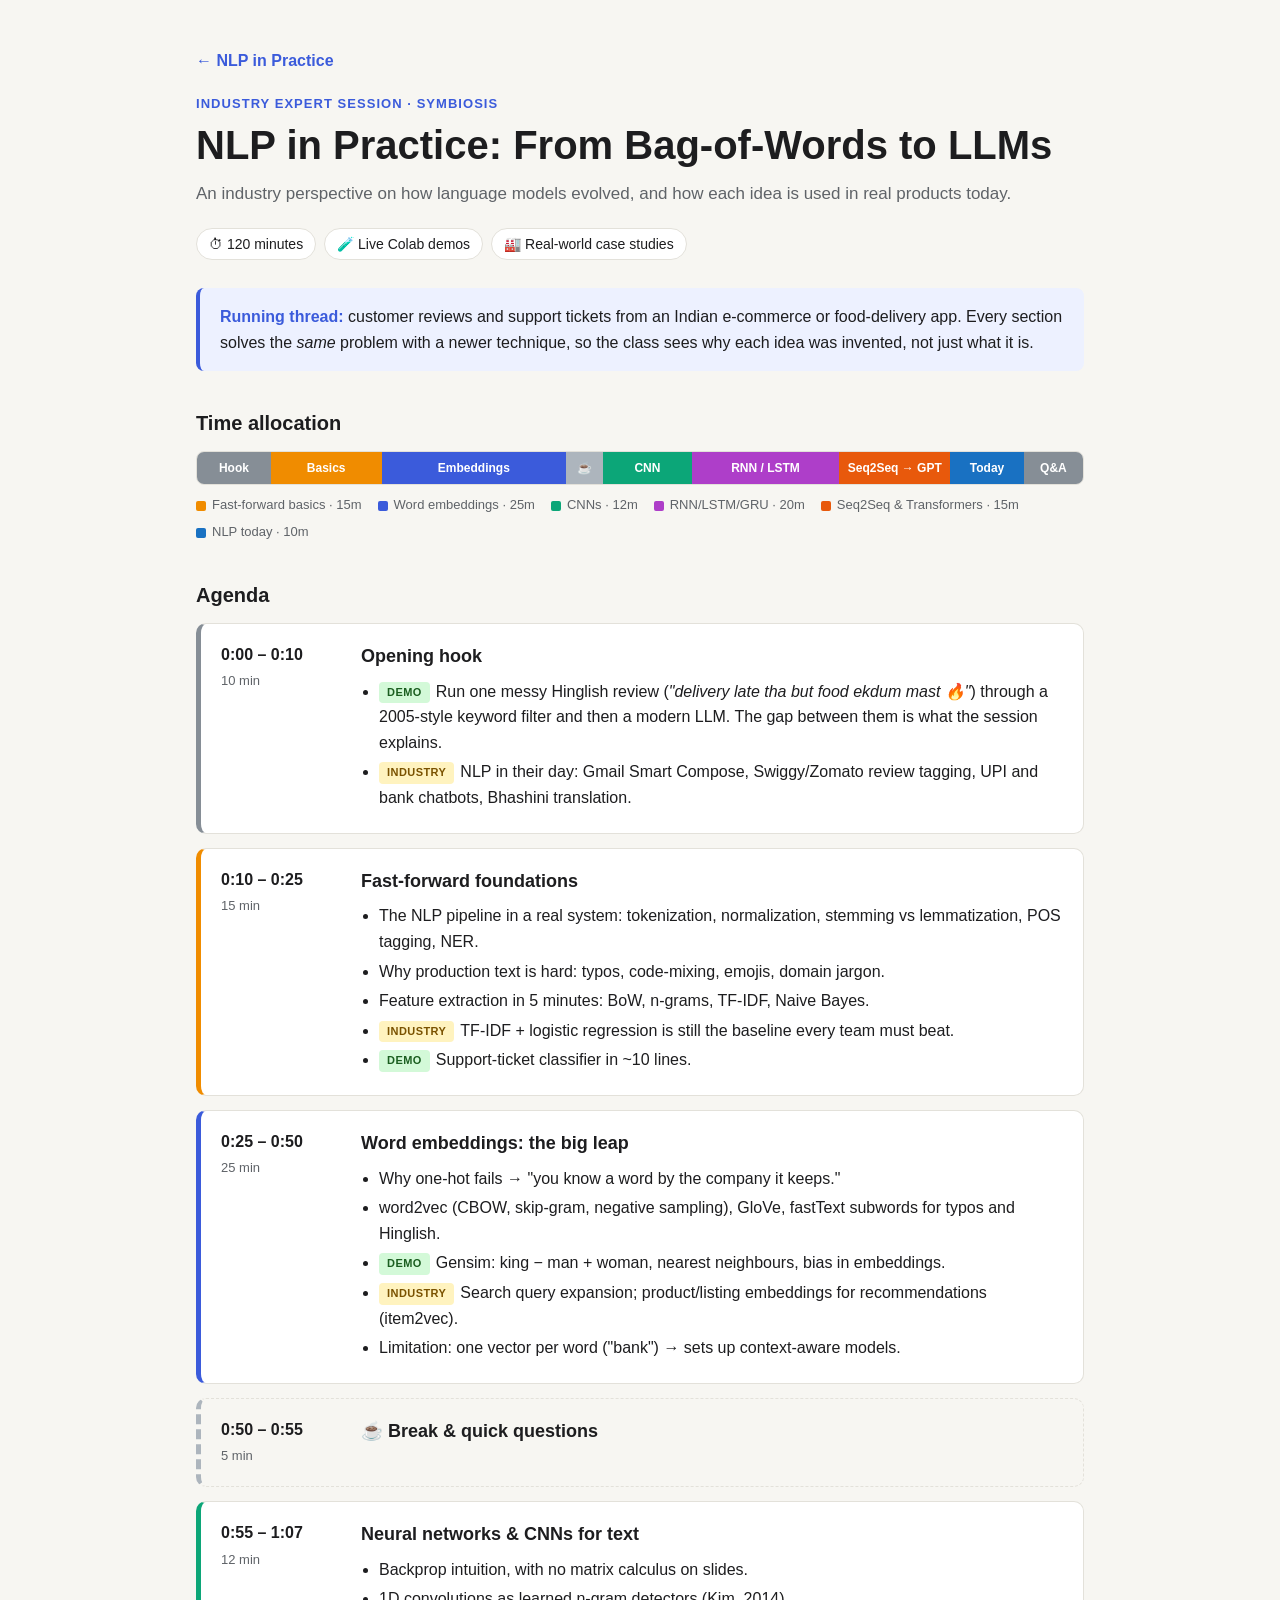
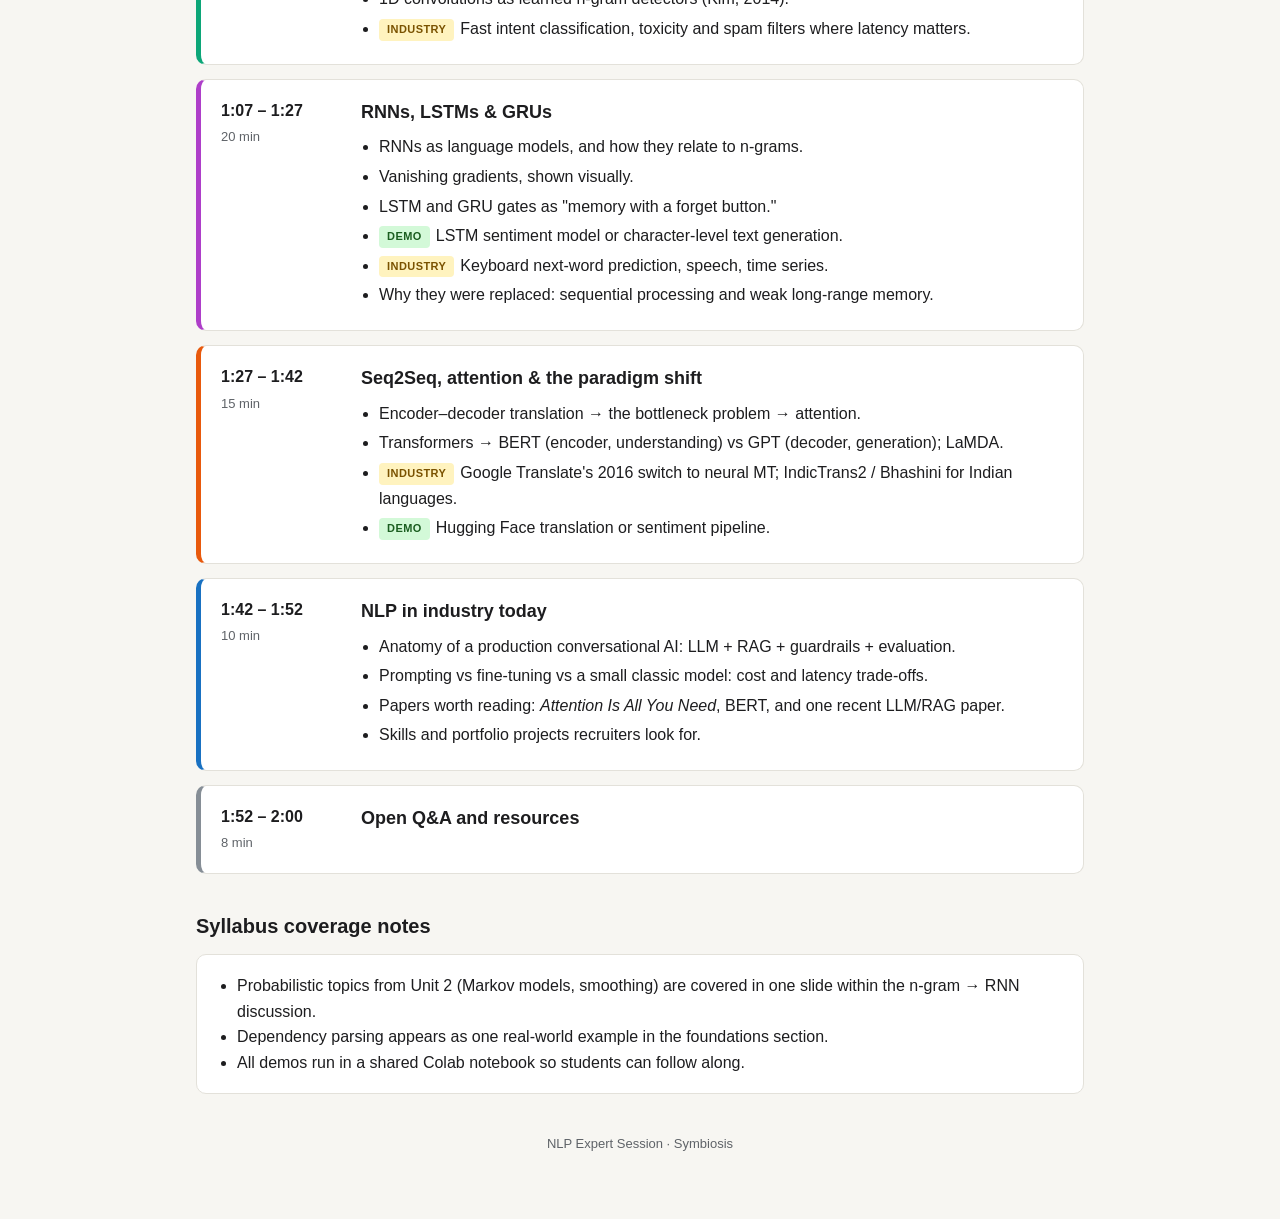
<file: nlp_session_site/agenda.html>
<!doctype html>
<html lang="en">
<head>
<meta charset="utf-8">
<meta name="viewport" content="width=device-width, initial-scale=1">
<title>Session Agenda | NLP in Practice</title>
<style>
  :root {
    --bg: #f7f6f2; --surface: #ffffff; --text: #1d1d1f; --muted: #5f6368;
    --border: #e3e1da; --accent: #3b5bdb; --accent-soft: #edf1ff;
    --c1: #868e96; --c2: #f08c00; --c3: #3b5bdb; --c4: #0ca678; --c5: #ae3ec9; --c6: #e8590c; --c7: #1971c2;
  }
  @media (prefers-color-scheme: dark) {
    :root {
      --bg: #141517; --surface: #1d1f22; --text: #e9ecef; --muted: #a0a6ad;
      --border: #2e3136; --accent: #7b93ff; --accent-soft: #232a45;
    }
  }
  * { box-sizing: border-box; }
  body {
    margin: 0; background: var(--bg); color: var(--text);
    font: 16px/1.6 -apple-system, BlinkMacSystemFont, "Segoe UI", Roboto, "Helvetica Neue", Arial, sans-serif;
  }
  .wrap { max-width: 920px; margin: 0 auto; padding: 48px 16px 64px; }
  header .eyebrow { font-size: 13px; letter-spacing: .08em; text-transform: uppercase; color: var(--accent); font-weight: 600; }
  h1 { font-size: clamp(28px, 5vw, 40px); line-height: 1.15; margin: 8px 0 12px; }
  .sub { color: var(--muted); font-size: 17px; margin: 0 0 20px; }
  .meta { display: flex; flex-wrap: wrap; gap: 8px; margin-bottom: 28px; }
  .chip { background: var(--surface); border: 1px solid var(--border); border-radius: 999px; padding: 4px 12px; font-size: 14px; }

  .thread {
    background: var(--accent-soft); border-left: 4px solid var(--accent);
    border-radius: 8px; padding: 16px 20px; margin-bottom: 32px;
  }
  .thread strong { color: var(--accent); }

  h2 { font-size: 20px; margin: 36px 0 12px; }
  .bar { display: flex; height: 34px; border-radius: 8px; overflow: hidden; border: 1px solid var(--border); }
  .bar div { display: flex; align-items: center; justify-content: center; color: #fff; font-size: 12px; font-weight: 600; white-space: nowrap; overflow: hidden; }
  .legend { display: flex; flex-wrap: wrap; gap: 6px 16px; margin-top: 10px; font-size: 13px; color: var(--muted); }
  .legend span::before { content: ""; display: inline-block; width: 10px; height: 10px; border-radius: 2px; margin-right: 6px; background: var(--dot); vertical-align: middle; }

  .timeline { position: relative; margin-top: 8px; }
  .block {
    display: grid; grid-template-columns: 120px 1fr; gap: 20px;
    background: var(--surface); border: 1px solid var(--border); border-left: 5px solid var(--col);
    border-radius: 10px; padding: 18px 20px; margin-bottom: 14px;
  }
  .time { font-weight: 700; font-variant-numeric: tabular-nums; }
  .dur { display: inline-block; margin-top: 4px; font-size: 13px; color: var(--muted); }
  .block h3 { margin: 0 0 8px; font-size: 18px; }
  .block ul { margin: 0; padding-left: 18px; }
  .block li { margin: 4px 0; }
  .tag { display: inline-block; font-size: 11px; font-weight: 700; letter-spacing: .04em; text-transform: uppercase;
         padding: 2px 8px; border-radius: 4px; margin-right: 6px; vertical-align: 1px; }
  .demo { background: #d3f9d8; color: #1b5e20; }
  .ind  { background: #fff3bf; color: #7a5200; }
  @media (prefers-color-scheme: dark) {
    .demo { background: #1f3a26; color: #8ce99a; }
    .ind  { background: #3d3212; color: #ffd43b; }
  }
  .brk { background: transparent; border-style: dashed; }

  .notes { background: var(--surface); border: 1px solid var(--border); border-radius: 10px; padding: 18px 22px; }
  .notes ul { margin: 0; padding-left: 18px; }
  footer { margin-top: 40px; color: var(--muted); font-size: 13px; text-align: center; }

  @media (max-width: 600px) {
    .block { grid-template-columns: 1fr; gap: 6px; }
    .bar div { font-size: 0; }
  }
  @media print {
    body { background: #fff; }
    .block { break-inside: avoid; }
  }
</style>
</head>
<body>
<div class="wrap">
  <p style="margin:0 0 20px"><a href="index.html" style="color:var(--accent);text-decoration:none;font-weight:600">← NLP in Practice</a></p>
  <header>
    <div class="eyebrow">Industry Expert Session · Symbiosis</div>
    <h1>NLP in Practice: From Bag-of-Words to LLMs</h1>
    <p class="sub">An industry perspective on how language models evolved, and how each idea is used in real products today.</p>
    <div class="meta">
      <span class="chip">⏱ 120 minutes</span>
      <span class="chip">🧪 Live Colab demos</span>
      <span class="chip">🏭 Real-world case studies</span>
    </div>
  </header>

  <div class="thread">
    <strong>Running thread:</strong> customer reviews and support tickets from an Indian e-commerce or food-delivery app.
    Every section solves the <em>same</em> problem with a newer technique, so the class sees why each idea was invented, not just what it is.
  </div>

  <h2>Time allocation</h2>
  <div class="bar" role="img" aria-label="Time split across sections">
    <div style="flex:10;background:var(--c1)">Hook</div>
    <div style="flex:15;background:var(--c2)">Basics</div>
    <div style="flex:25;background:var(--c3)">Embeddings</div>
    <div style="flex:5;background:#adb5bd">☕</div>
    <div style="flex:12;background:var(--c4)">CNN</div>
    <div style="flex:20;background:var(--c5)">RNN / LSTM</div>
    <div style="flex:15;background:var(--c6)">Seq2Seq → GPT</div>
    <div style="flex:10;background:var(--c7)">Today</div>
    <div style="flex:8;background:var(--c1)">Q&amp;A</div>
  </div>
  <div class="legend">
    <span style="--dot:var(--c2)">Fast-forward basics · 15m</span>
    <span style="--dot:var(--c3)">Word embeddings · 25m</span>
    <span style="--dot:var(--c4)">CNNs · 12m</span>
    <span style="--dot:var(--c5)">RNN/LSTM/GRU · 20m</span>
    <span style="--dot:var(--c6)">Seq2Seq &amp; Transformers · 15m</span>
    <span style="--dot:var(--c7)">NLP today · 10m</span>
  </div>

  <h2>Agenda</h2>
  <div class="timeline">

    <div class="block" style="--col:var(--c1)">
      <div><div class="time">0:00 – 0:10</div><span class="dur">10 min</span></div>
      <div>
        <h3>Opening hook</h3>
        <ul>
          <li><span class="tag demo">Demo</span>Run one messy Hinglish review (<em>"delivery late tha but food ekdum mast 🔥"</em>) through a 2005-style keyword filter and then a modern LLM. The gap between them is what the session explains.</li>
          <li><span class="tag ind">Industry</span>NLP in their day: Gmail Smart Compose, Swiggy/Zomato review tagging, UPI and bank chatbots, Bhashini translation.</li>
        </ul>
      </div>
    </div>

    <div class="block" style="--col:var(--c2)">
      <div><div class="time">0:10 – 0:25</div><span class="dur">15 min</span></div>
      <div>
        <h3>Fast-forward foundations</h3>
        <ul>
          <li>The NLP pipeline in a real system: tokenization, normalization, stemming vs lemmatization, POS tagging, NER.</li>
          <li>Why production text is hard: typos, code-mixing, emojis, domain jargon.</li>
          <li>Feature extraction in 5 minutes: BoW, n-grams, TF-IDF, Naive Bayes.</li>
          <li><span class="tag ind">Industry</span>TF-IDF + logistic regression is still the baseline every team must beat.</li>
          <li><span class="tag demo">Demo</span>Support-ticket classifier in ~10 lines.</li>
        </ul>
      </div>
    </div>

    <div class="block" style="--col:var(--c3)">
      <div><div class="time">0:25 – 0:50</div><span class="dur">25 min</span></div>
      <div>
        <h3>Word embeddings: the big leap</h3>
        <ul>
          <li>Why one-hot fails → "you know a word by the company it keeps."</li>
          <li>word2vec (CBOW, skip-gram, negative sampling), GloVe, fastText subwords for typos and Hinglish.</li>
          <li><span class="tag demo">Demo</span>Gensim: king − man + woman, nearest neighbours, bias in embeddings.</li>
          <li><span class="tag ind">Industry</span>Search query expansion; product/listing embeddings for recommendations (item2vec).</li>
          <li>Limitation: one vector per word ("bank") → sets up context-aware models.</li>
        </ul>
      </div>
    </div>

    <div class="block brk" style="--col:#adb5bd">
      <div><div class="time">0:50 – 0:55</div><span class="dur">5 min</span></div>
      <div><h3>☕ Break &amp; quick questions</h3></div>
    </div>

    <div class="block" style="--col:var(--c4)">
      <div><div class="time">0:55 – 1:07</div><span class="dur">12 min</span></div>
      <div>
        <h3>Neural networks &amp; CNNs for text</h3>
        <ul>
          <li>Backprop intuition, with no matrix calculus on slides.</li>
          <li>1D convolutions as learned n-gram detectors (Kim, 2014).</li>
          <li><span class="tag ind">Industry</span>Fast intent classification, toxicity and spam filters where latency matters.</li>
        </ul>
      </div>
    </div>

    <div class="block" style="--col:var(--c5)">
      <div><div class="time">1:07 – 1:27</div><span class="dur">20 min</span></div>
      <div>
        <h3>RNNs, LSTMs &amp; GRUs</h3>
        <ul>
          <li>RNNs as language models, and how they relate to n-grams.</li>
          <li>Vanishing gradients, shown visually.</li>
          <li>LSTM and GRU gates as "memory with a forget button."</li>
          <li><span class="tag demo">Demo</span>LSTM sentiment model or character-level text generation.</li>
          <li><span class="tag ind">Industry</span>Keyboard next-word prediction, speech, time series.</li>
          <li>Why they were replaced: sequential processing and weak long-range memory.</li>
        </ul>
      </div>
    </div>

    <div class="block" style="--col:var(--c6)">
      <div><div class="time">1:27 – 1:42</div><span class="dur">15 min</span></div>
      <div>
        <h3>Seq2Seq, attention &amp; the paradigm shift</h3>
        <ul>
          <li>Encoder–decoder translation → the bottleneck problem → attention.</li>
          <li>Transformers → BERT (encoder, understanding) vs GPT (decoder, generation); LaMDA.</li>
          <li><span class="tag ind">Industry</span>Google Translate's 2016 switch to neural MT; IndicTrans2 / Bhashini for Indian languages.</li>
          <li><span class="tag demo">Demo</span>Hugging Face translation or sentiment pipeline.</li>
        </ul>
      </div>
    </div>

    <div class="block" style="--col:var(--c7)">
      <div><div class="time">1:42 – 1:52</div><span class="dur">10 min</span></div>
      <div>
        <h3>NLP in industry today</h3>
        <ul>
          <li>Anatomy of a production conversational AI: LLM + RAG + guardrails + evaluation.</li>
          <li>Prompting vs fine-tuning vs a small classic model: cost and latency trade-offs.</li>
          <li>Papers worth reading: <em>Attention Is All You Need</em>, BERT, and one recent LLM/RAG paper.</li>
          <li>Skills and portfolio projects recruiters look for.</li>
        </ul>
      </div>
    </div>

    <div class="block" style="--col:var(--c1)">
      <div><div class="time">1:52 – 2:00</div><span class="dur">8 min</span></div>
      <div><h3>Open Q&amp;A and resources</h3></div>
    </div>
  </div>

  <h2>Syllabus coverage notes</h2>
  <div class="notes">
    <ul>
      <li>Probabilistic topics from Unit 2 (Markov models, smoothing) are covered in one slide within the n-gram → RNN discussion.</li>
      <li>Dependency parsing appears as one real-world example in the foundations section.</li>
      <li>All demos run in a shared Colab notebook so students can follow along.</li>
    </ul>
  </div>

  <footer>NLP Expert Session · Symbiosis</footer>
</div>
</body>
</html>
</file>
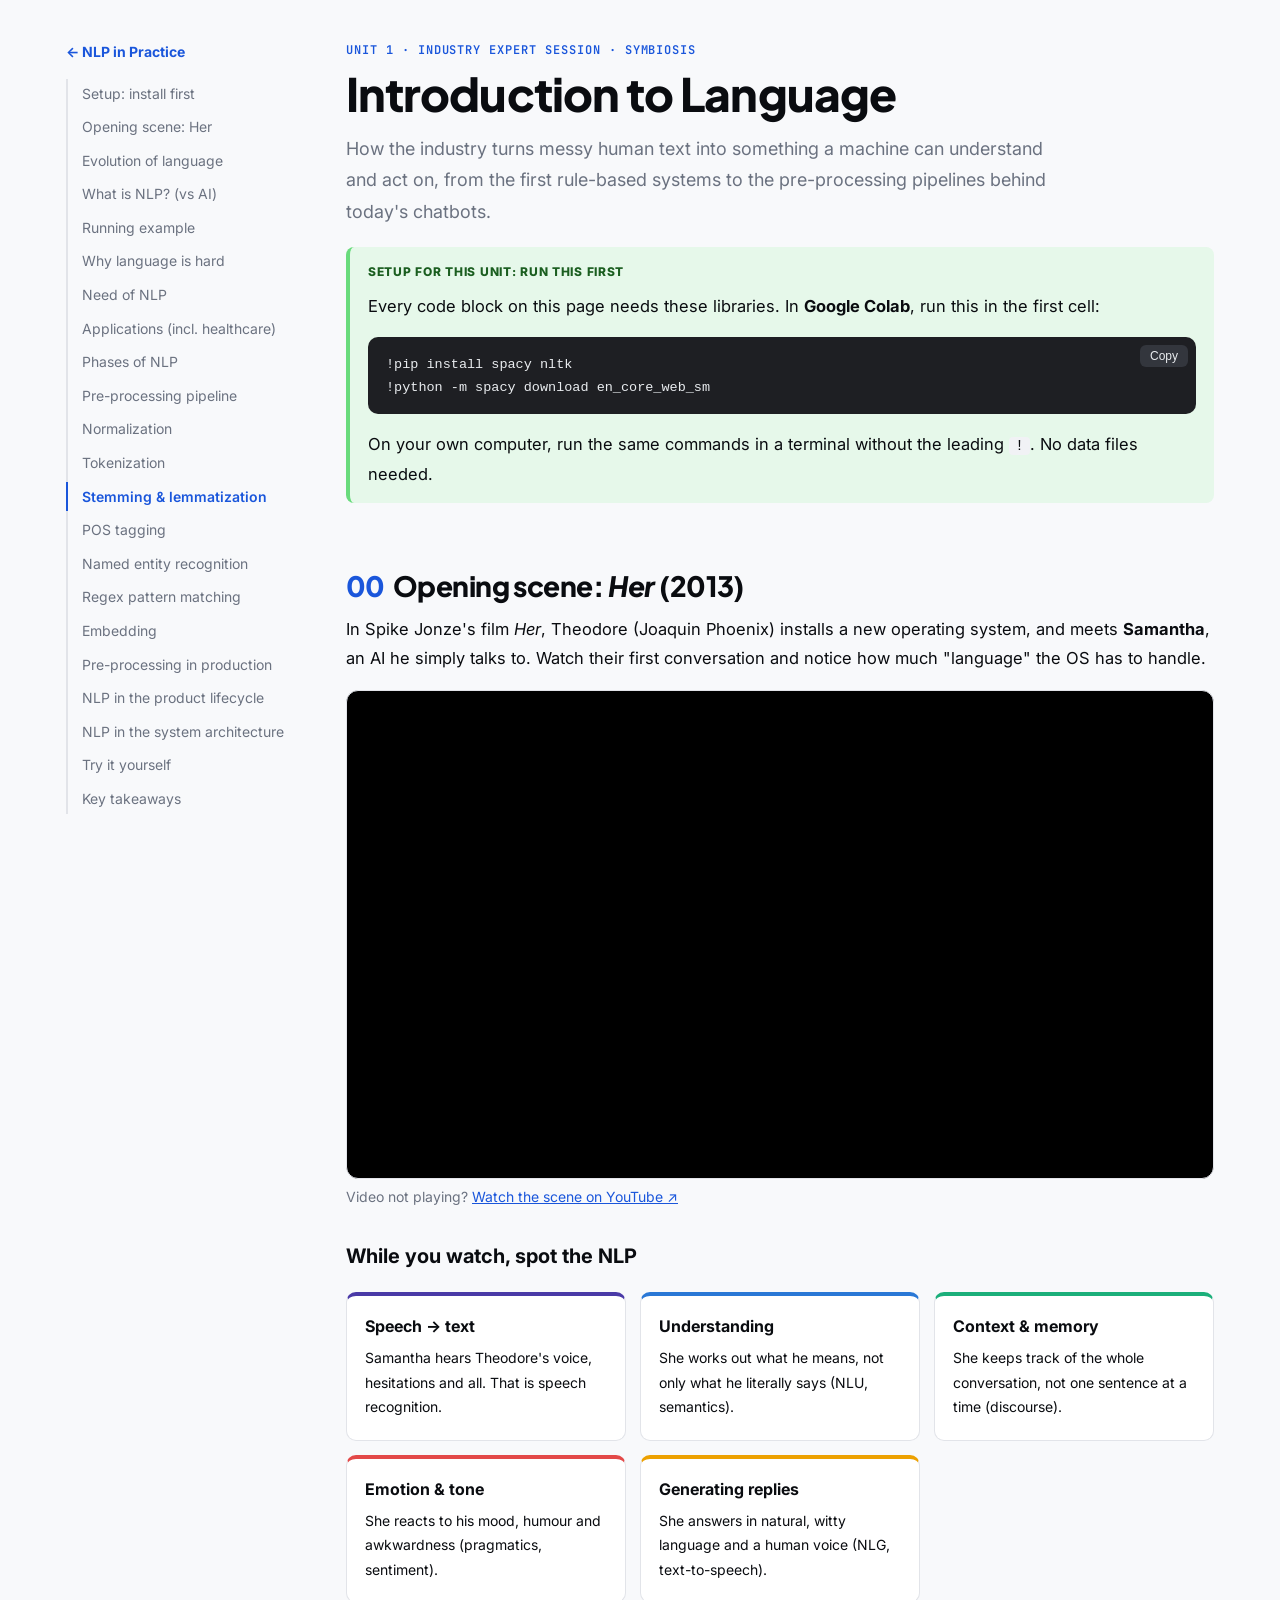
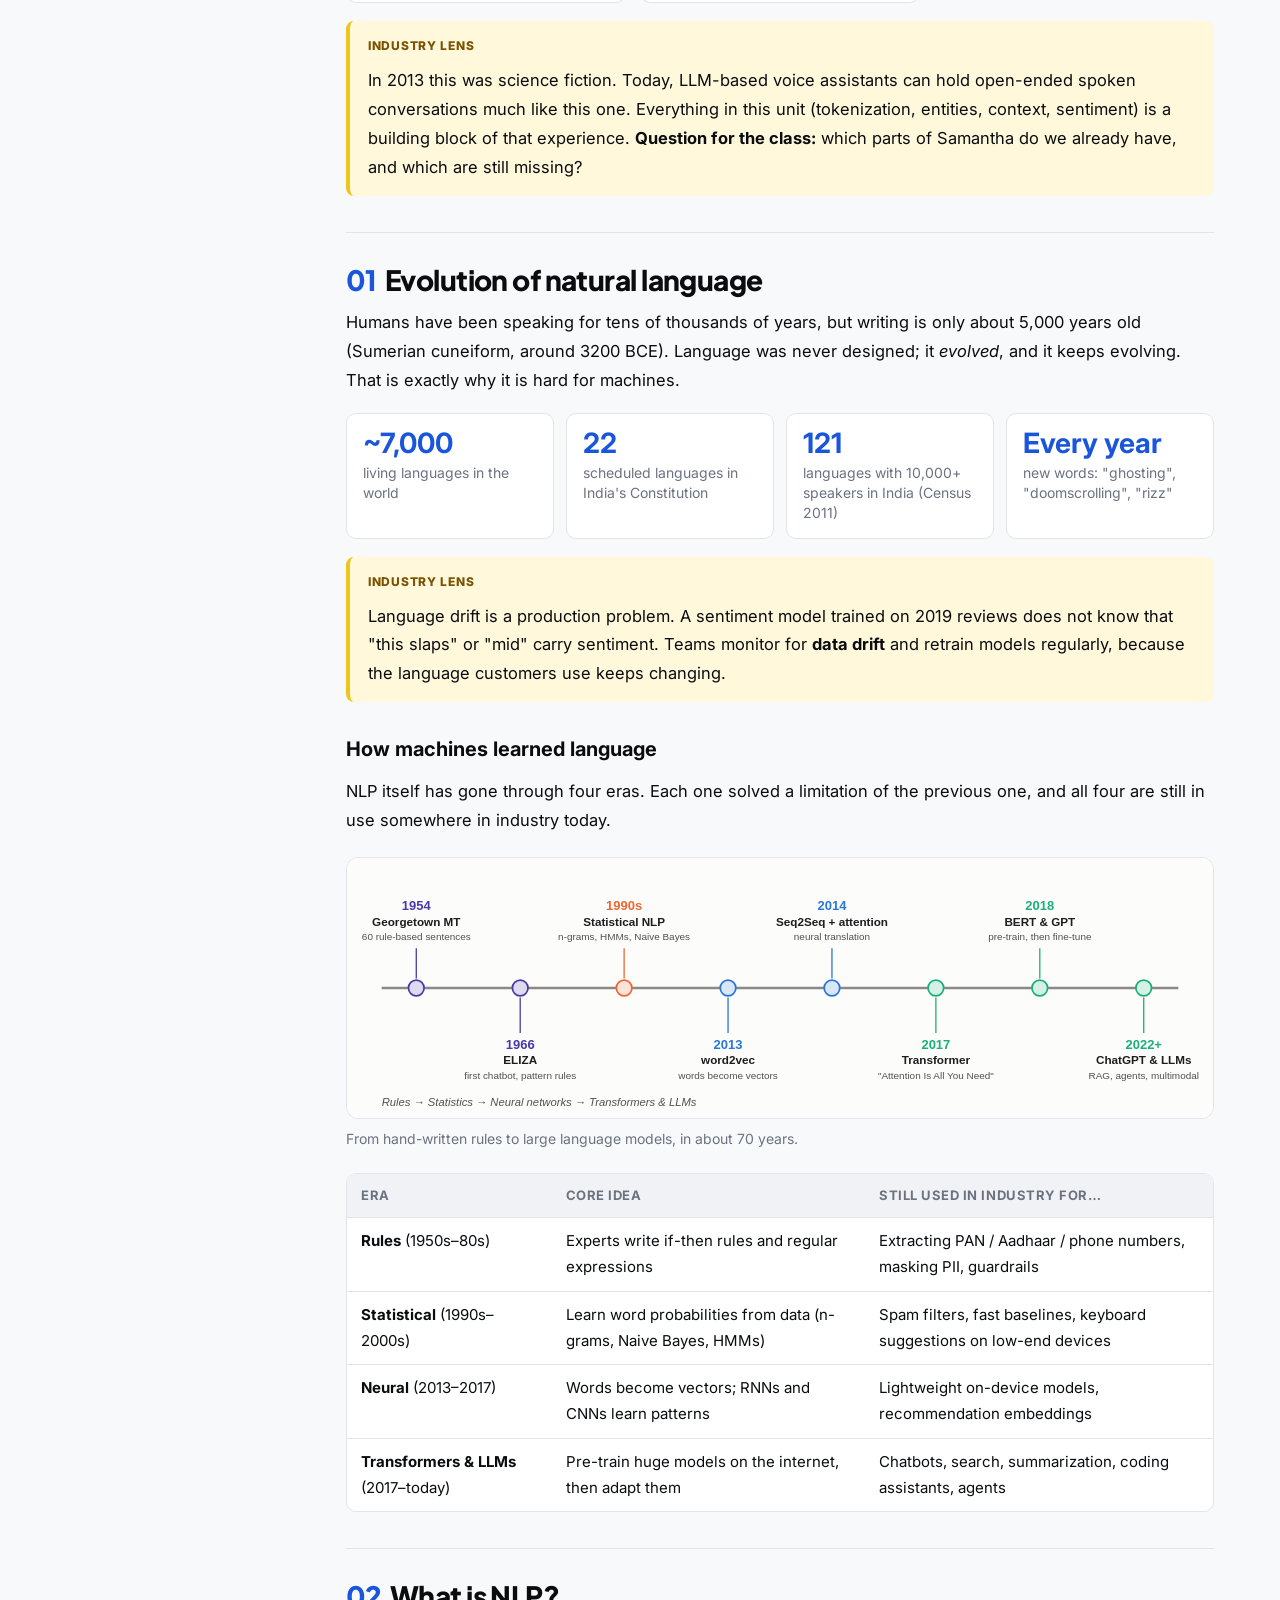
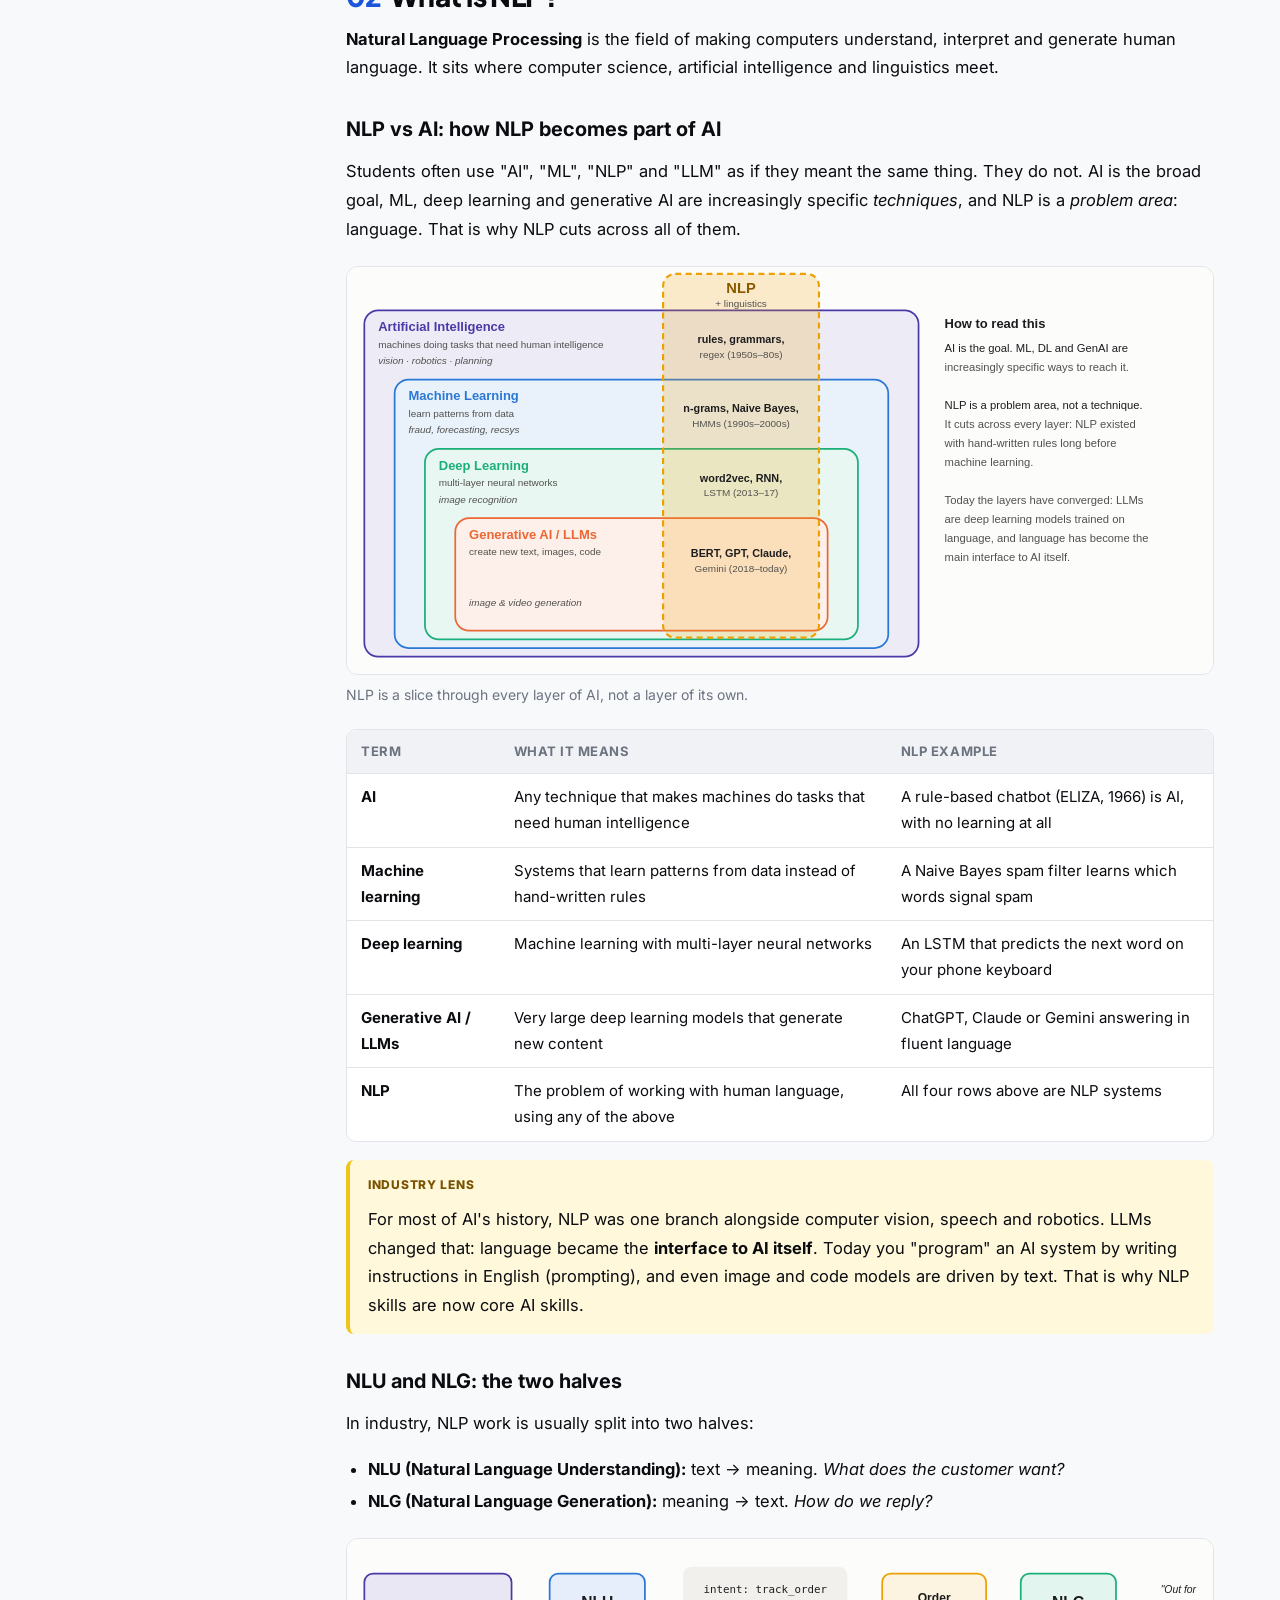
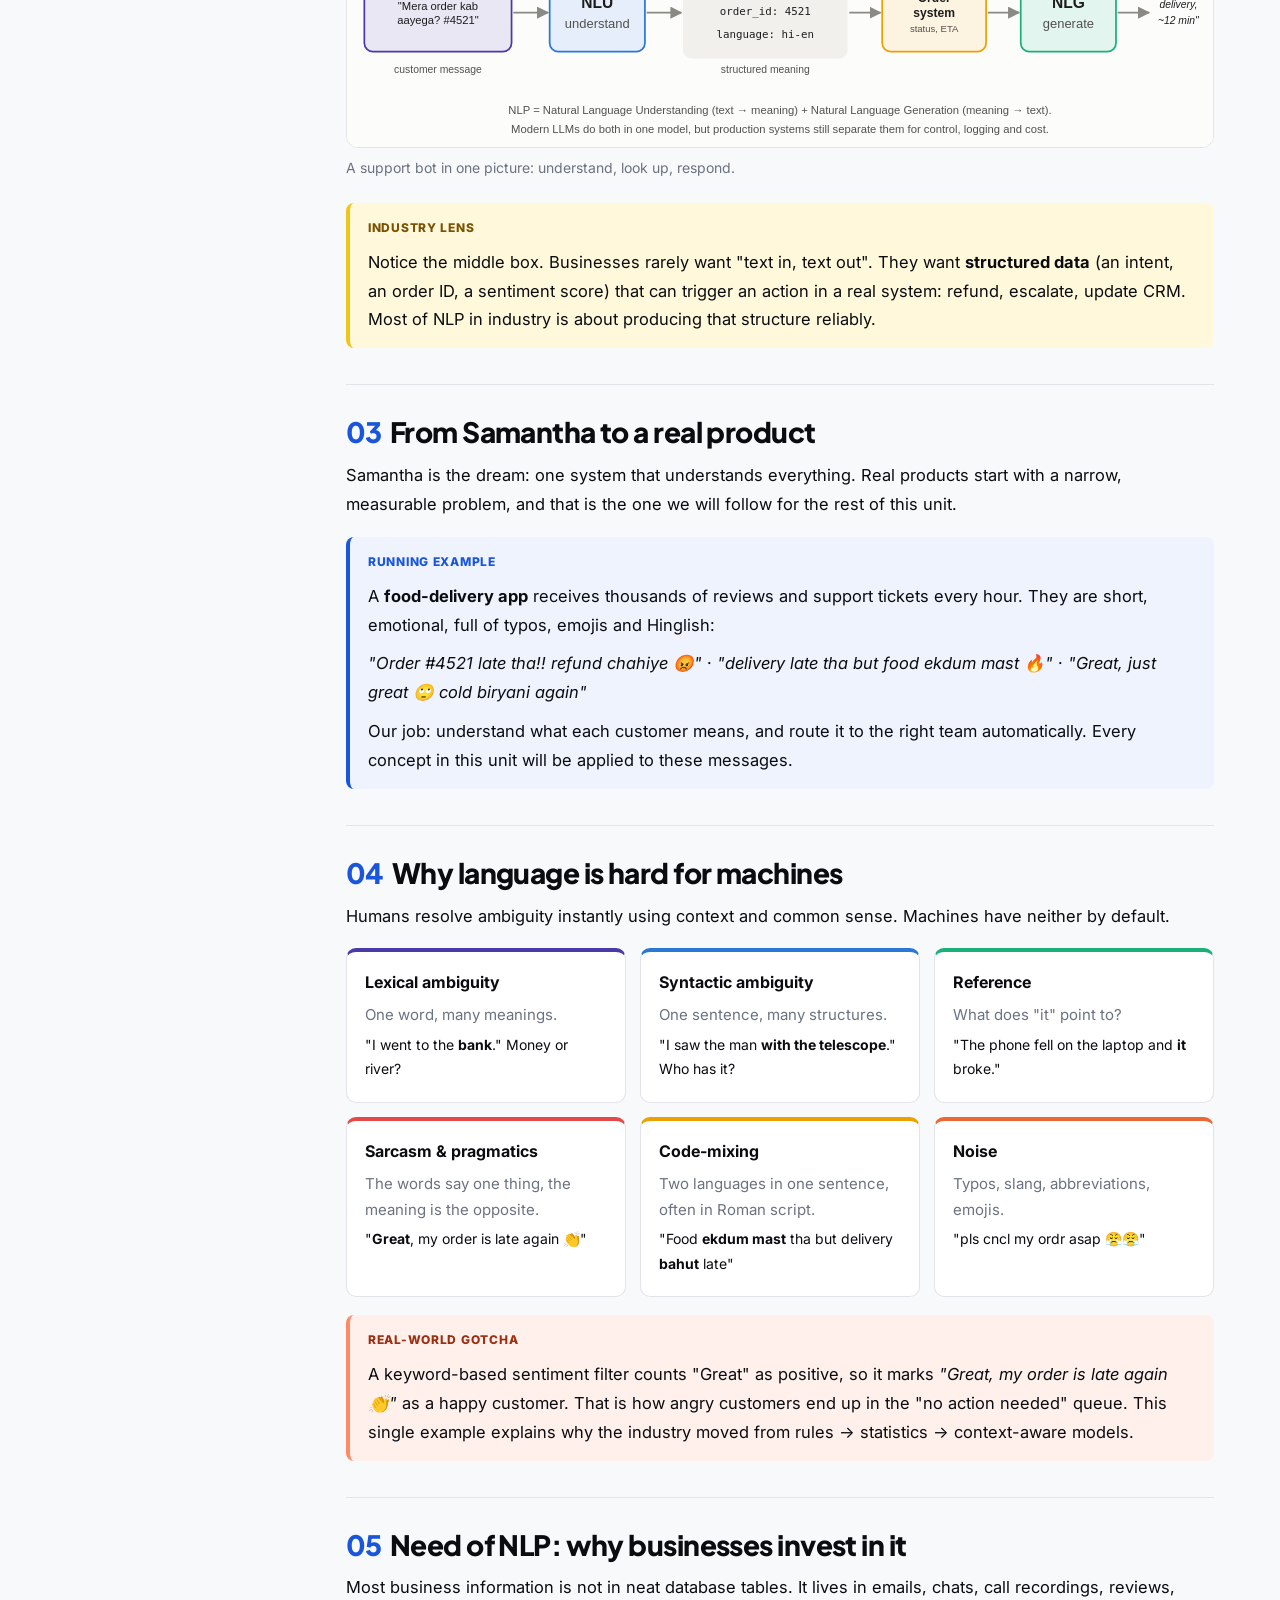
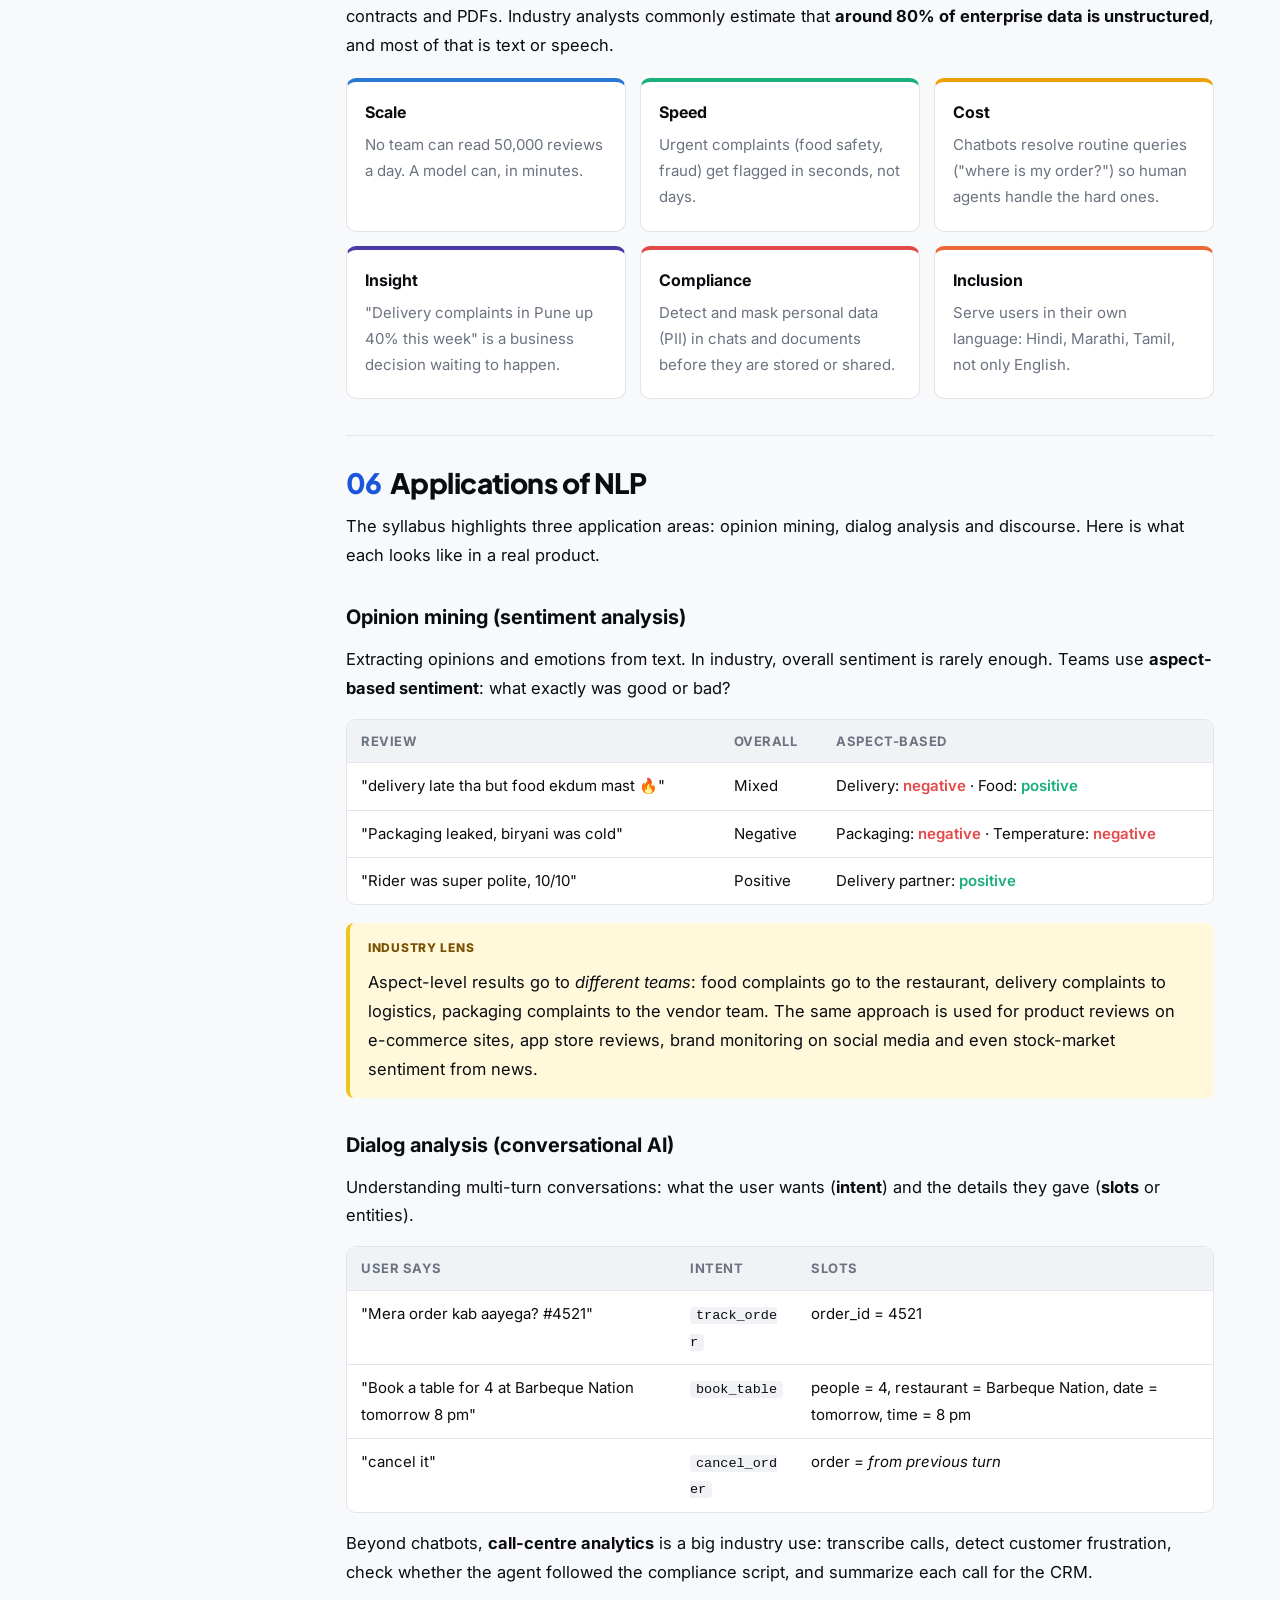
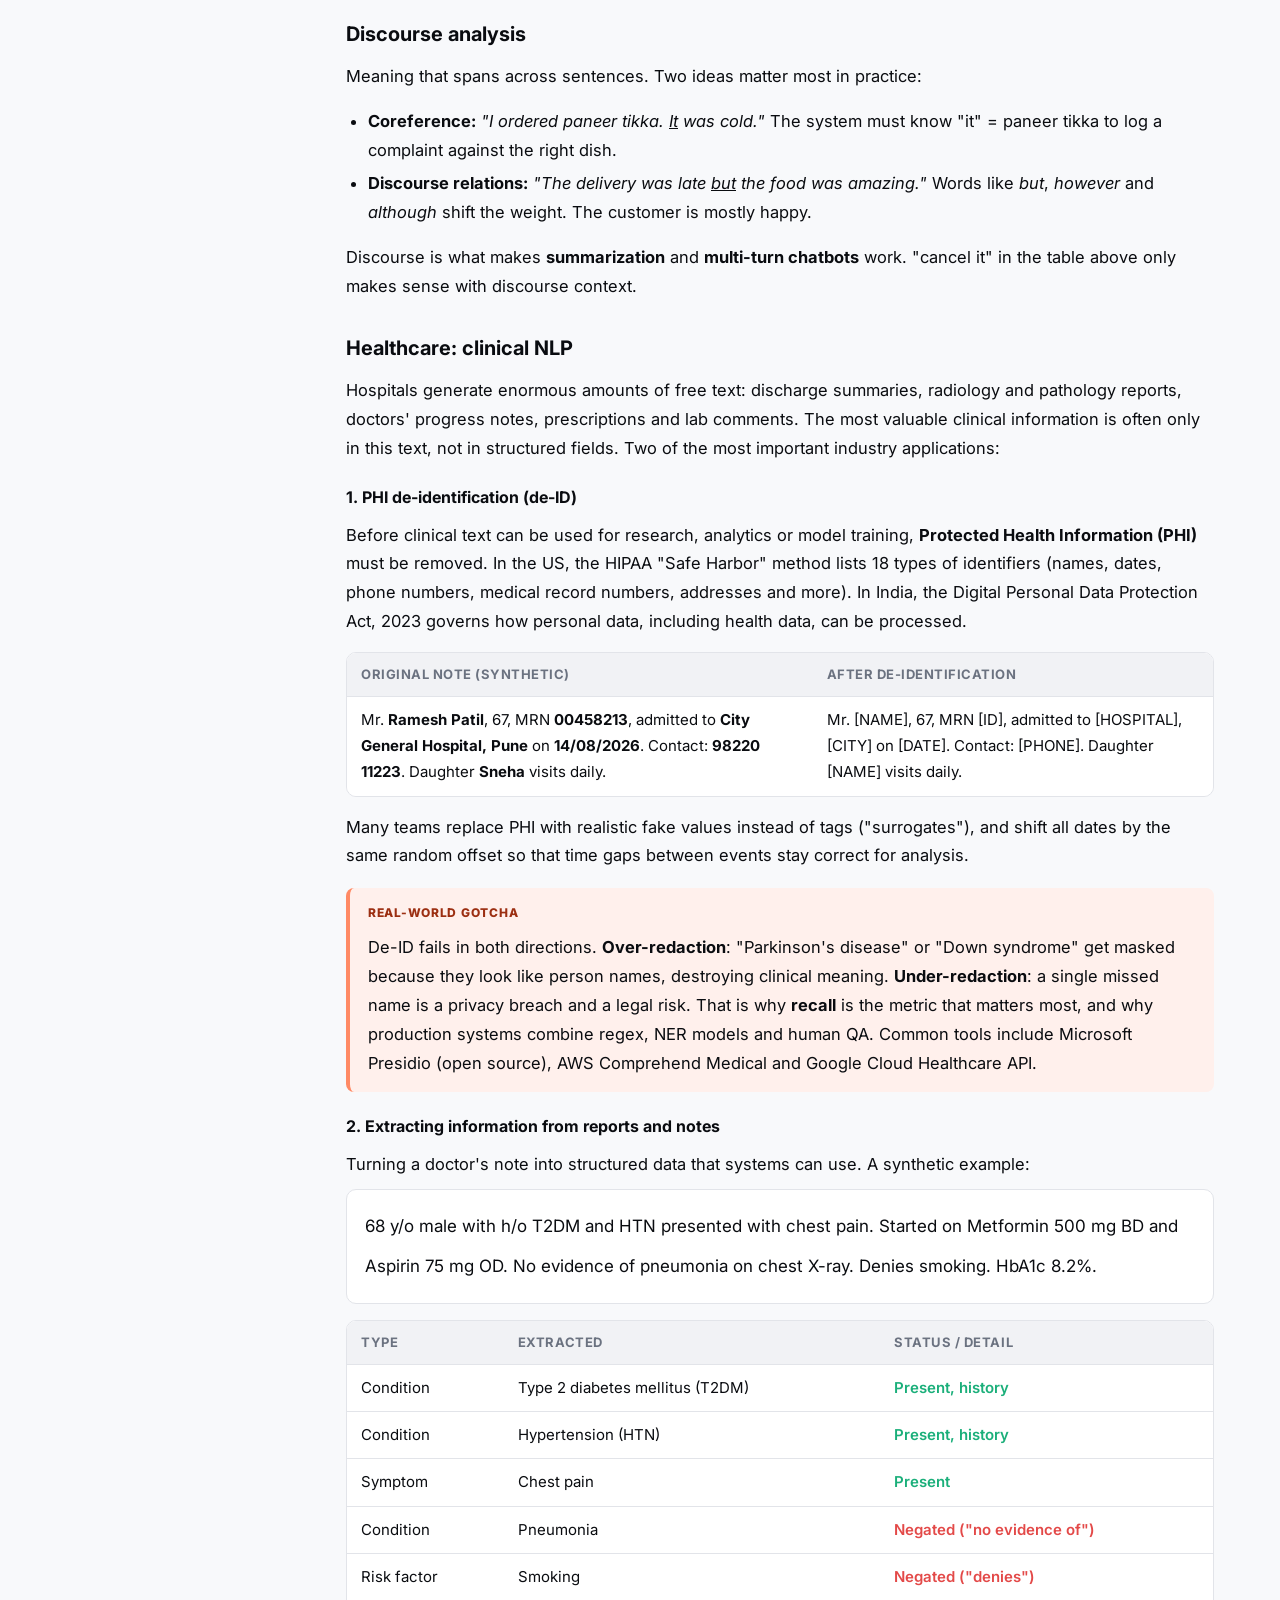
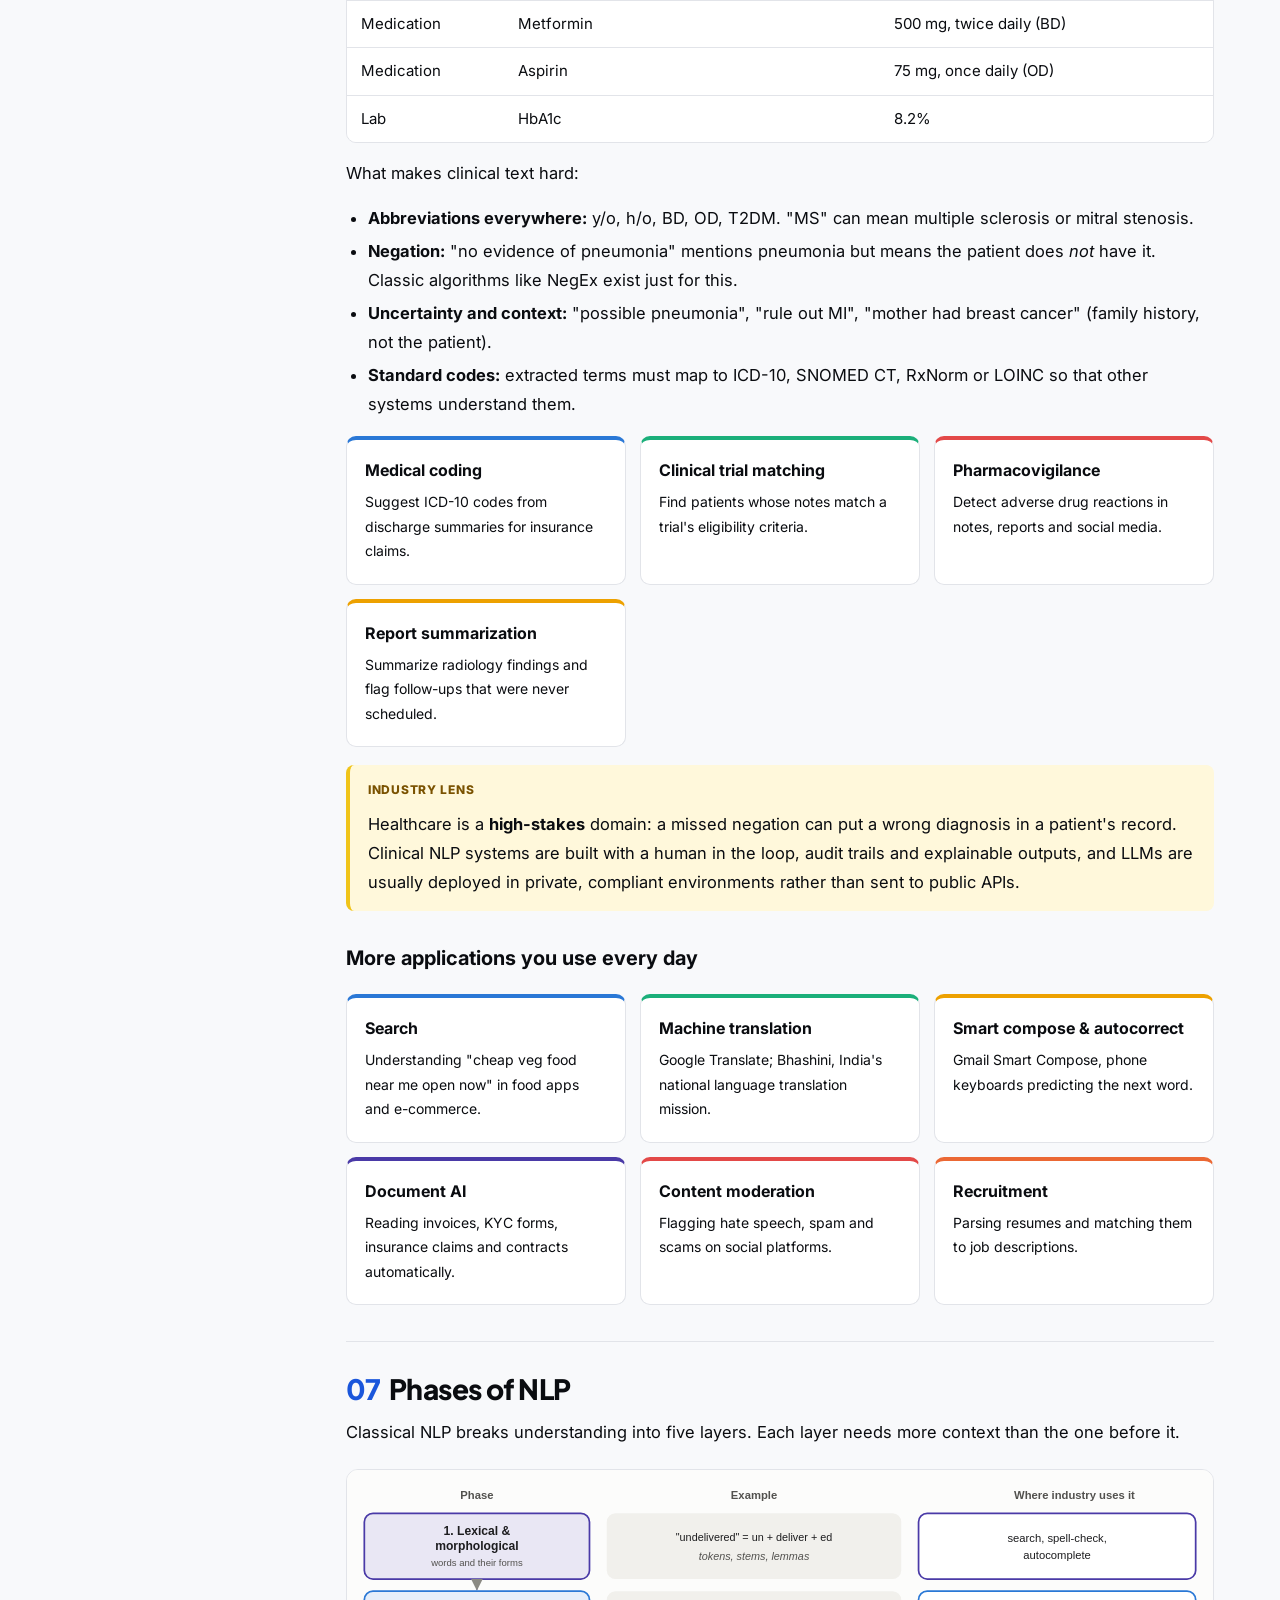
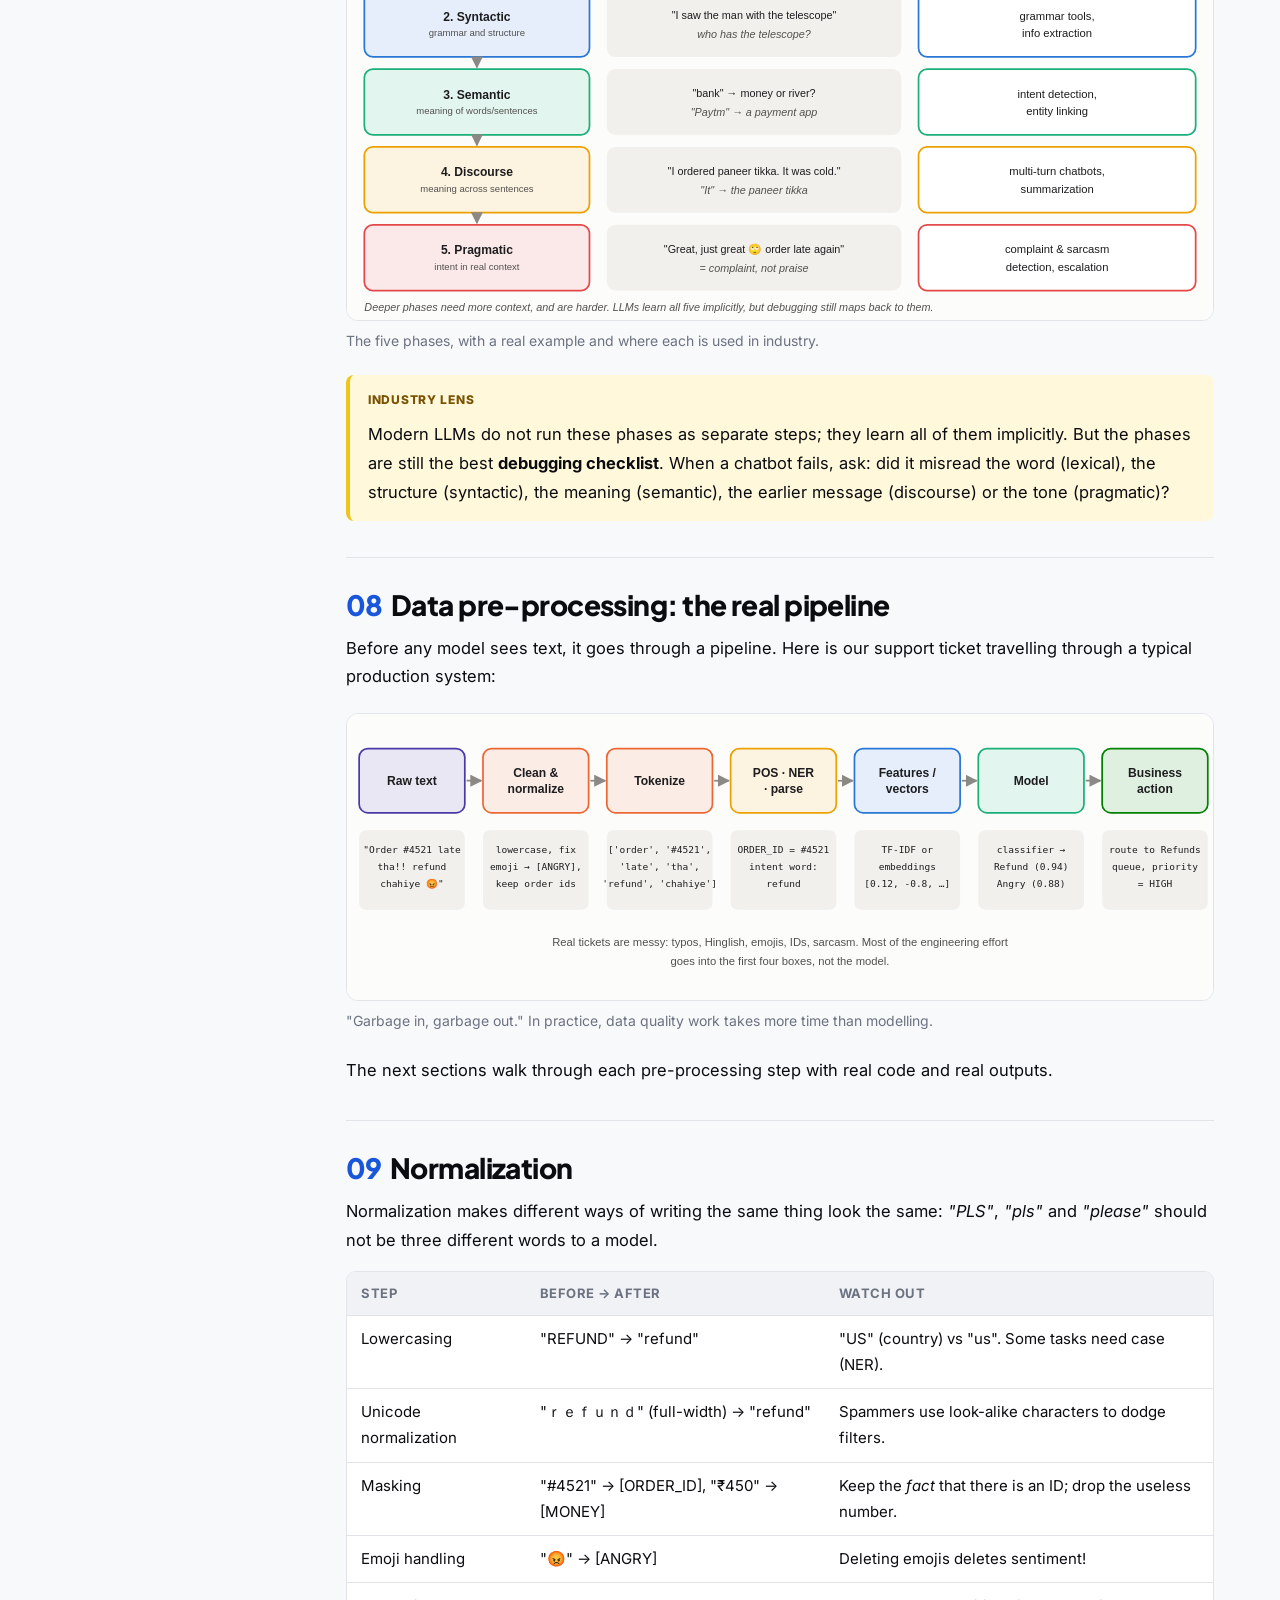
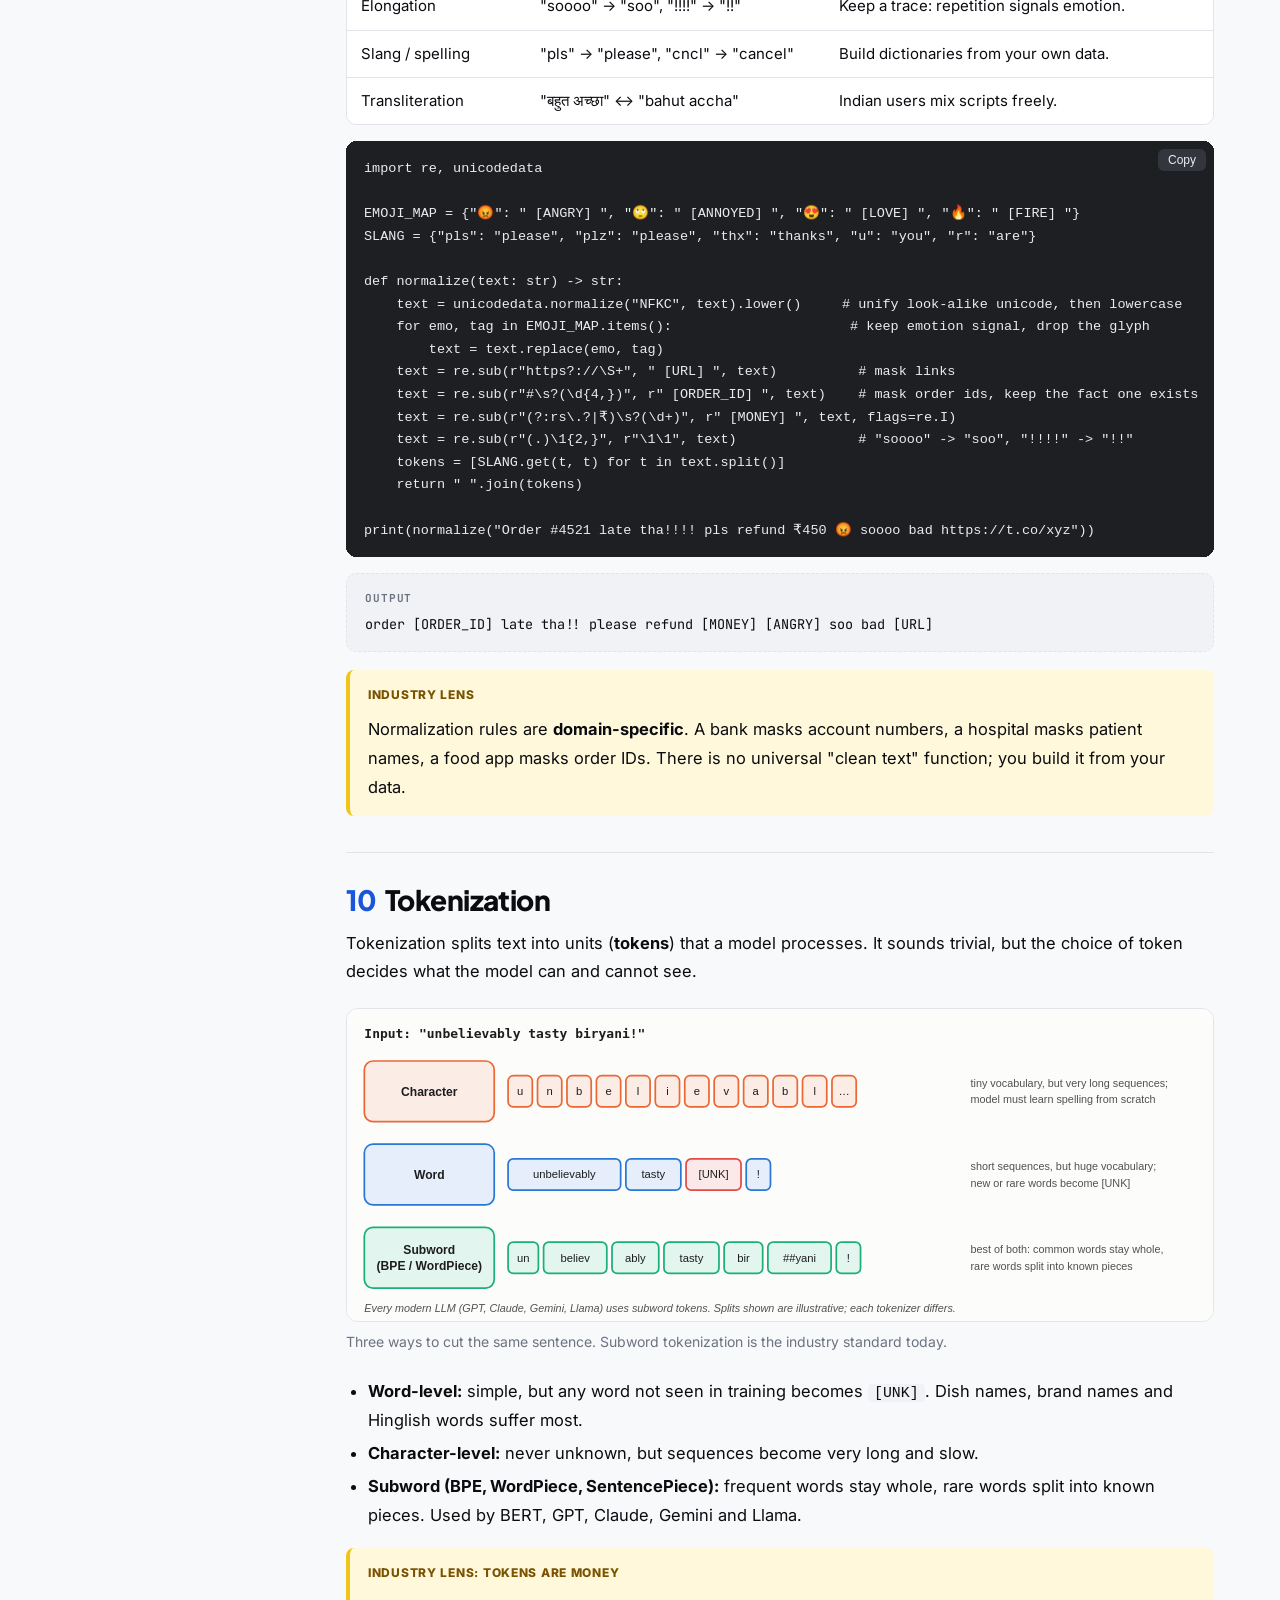
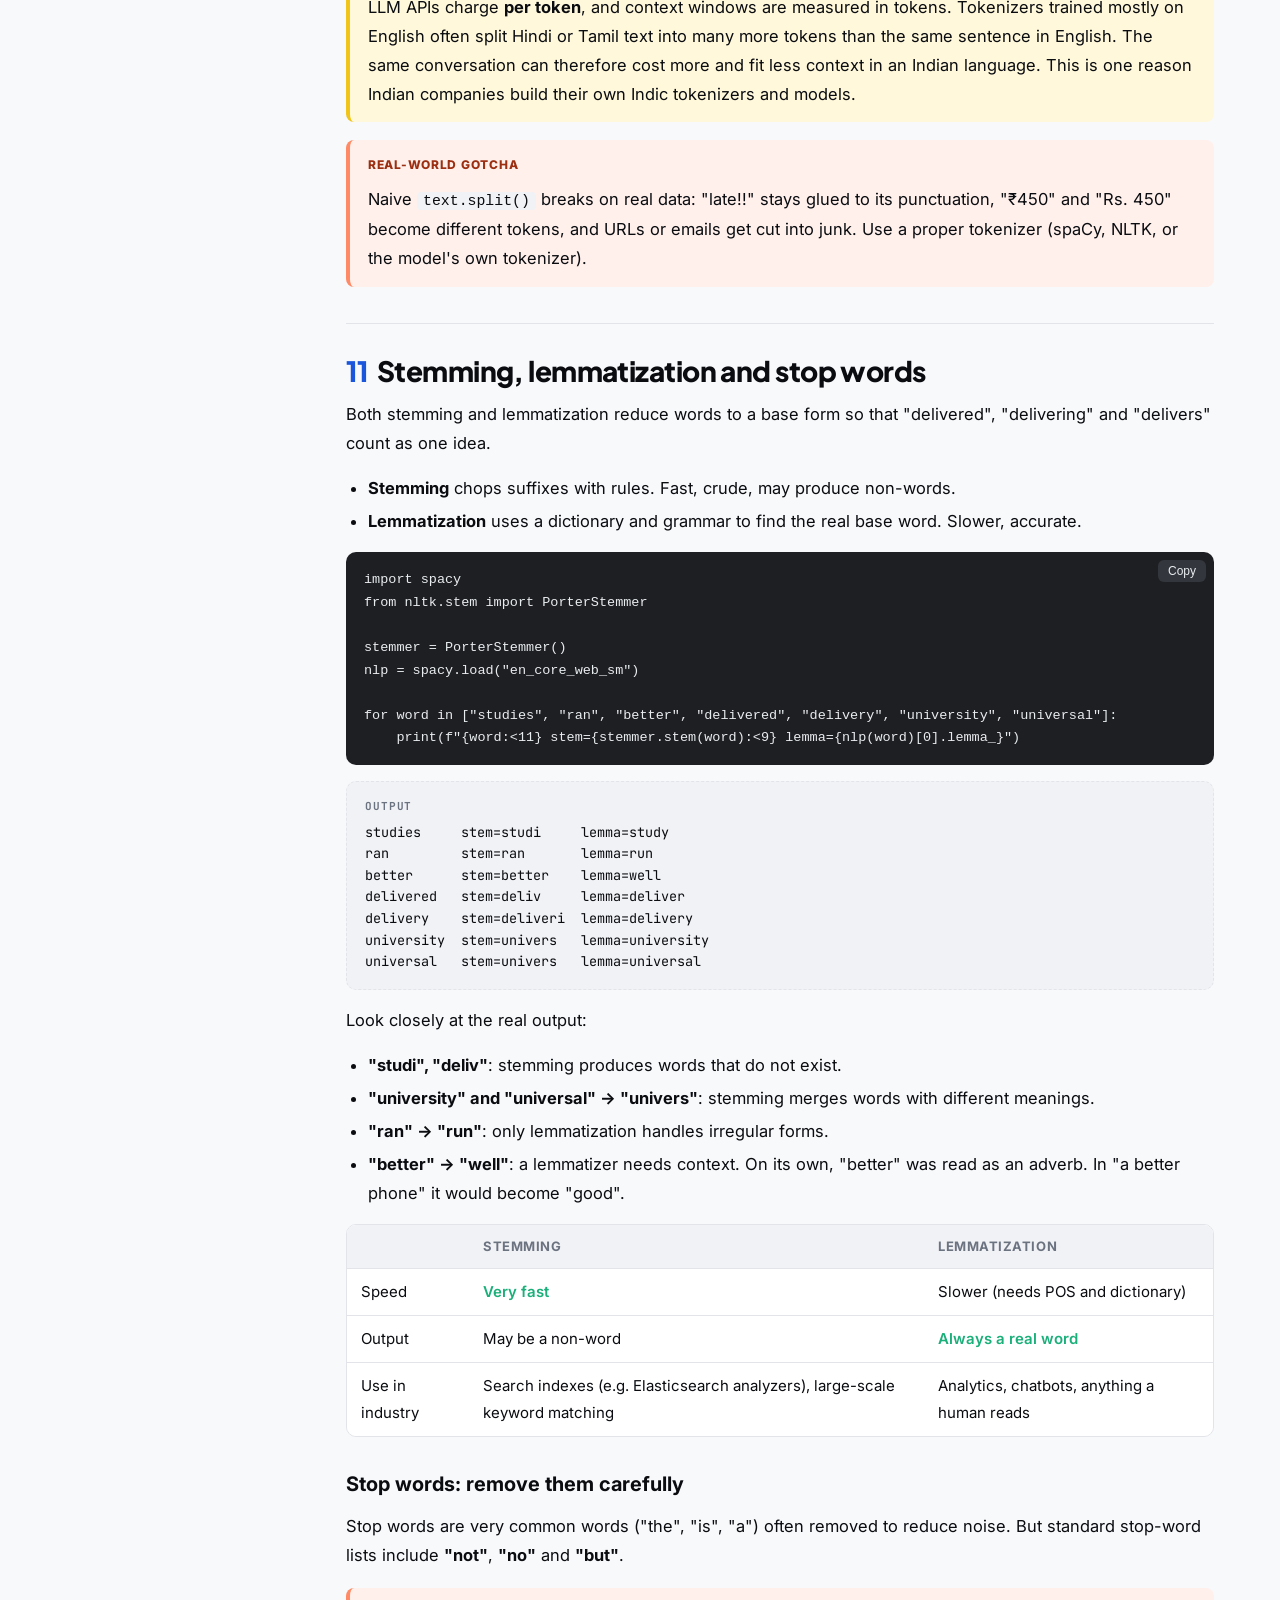
<file: nlp_session_site/unit1_introduction_to_language.html>
<!doctype html>
<html lang="en">
<head>
<meta charset="utf-8">
<meta name="viewport" content="width=device-width, initial-scale=1">
<title>Unit 1 · Introduction to Language | NLP in Practice</title>
<meta name="description" content="Industry-focused notes on the foundations of NLP: evolution, applications, phases, and text pre-processing.">
<link rel="preconnect" href="https://fonts.googleapis.com">
<link href="https://fonts.googleapis.com/css2?family=Inter:wght@400;500;600;700&family=Plus+Jakarta+Sans:wght@700;800&family=JetBrains+Mono:wght@400;500;600&display=swap" rel="stylesheet">
<link rel="stylesheet" href="static/css/style.css">
</head>
<body>
<div class="layout">

<nav class="toc" aria-label="On this page">
  <a class="home" href="index.html">← NLP in Practice</a>
  <ol>
    <li><a href="#setup">Setup: install first</a></li>
    <li><a href="#her">Opening scene: Her</a></li>
    <li><a href="#evolution">Evolution of language</a></li>
    <li><a href="#what-is-nlp">What is NLP? (vs AI)</a></li>
    <li><a href="#running-example">Running example</a></li>
    <li><a href="#why-hard">Why language is hard</a></li>
    <li><a href="#need">Need of NLP</a></li>
    <li><a href="#applications">Applications (incl. healthcare)</a></li>
    <li><a href="#phases">Phases of NLP</a></li>
    <li><a href="#preprocessing">Pre-processing pipeline</a></li>
    <li><a href="#normalization">Normalization</a></li>
    <li><a href="#tokenization">Tokenization</a></li>
    <li><a href="#stemming">Stemming &amp; lemmatization</a></li>
    <li><a href="#pos">POS tagging</a></li>
    <li><a href="#ner">Named entity recognition</a></li>
    <li><a href="#regex">Regex pattern matching</a></li>
    <li><a href="#embedding">Embedding</a></li>
    <li><a href="#production">Pre-processing in production</a></li>
    <li><a href="#lifecycle">NLP in the product lifecycle</a></li>
    <li><a href="#architecture">NLP in the system architecture</a></li>
    <li><a href="#practice">Try it yourself</a></li>
    <li><a href="#takeaways">Key takeaways</a></li>
  </ol>
</nav>

<main>
<header>
  <div class="eyebrow">Unit 1 · Industry Expert Session · Symbiosis</div>
  <h1>Introduction to Language</h1>
  <p class="sub">How the industry turns messy human text into something a machine can understand and act on, from the first rule-based systems to the pre-processing pipelines behind today's chatbots.</p>
</header>

<div class="callout demo" id="setup">
  <span class="label">Setup for this unit: run this first</span>
  <p>Every code block on this page needs these libraries. In <strong>Google Colab</strong>, run this in the first cell:</p>
<pre><code>!pip install spacy nltk
!python -m spacy download en_core_web_sm</code></pre>
  <p>On your own computer, run the same commands in a terminal without the leading <code>!</code>. No data files needed.</p>
  
</div>

<!-- 0 -->
<section id="her">
  <h2><span class="num">00</span>Opening scene: <em>Her</em> (2013)</h2>
  <p>In Spike Jonze's film <em>Her</em>, Theodore (Joaquin Phoenix) installs a new operating system, and meets <strong>Samantha</strong>, an AI he simply talks to. Watch their first conversation and notice how much "language" the OS has to handle.</p>
  <div class="video">
    <iframe src="https://www.youtube-nocookie.com/embed/f9Hg1x-Ctlw?rel=0"
            title="Her (2013): Theodore meets Samantha, the OS, for the first time"
            loading="lazy" referrerpolicy="strict-origin-when-cross-origin"
            allow="accelerometer; autoplay; clipboard-write; encrypted-media; gyroscope; picture-in-picture; web-share"
            allowfullscreen></iframe>
  </div>
  <p class="video-link">Video not playing? <a href="https://www.youtube.com/watch?v=f9Hg1x-Ctlw" target="_blank" rel="noopener">Watch the scene on YouTube ↗</a></p>

  <h3>While you watch, spot the NLP</h3>
  <div class="grid">
    <div class="card" style="--col:var(--c1)"><h4>Speech → text</h4><p class="eg">Samantha hears Theodore's voice, hesitations and all. That is speech recognition.</p></div>
    <div class="card" style="--col:var(--c3)"><h4>Understanding</h4><p class="eg">She works out what he means, not only what he literally says (NLU, semantics).</p></div>
    <div class="card" style="--col:var(--c4)"><h4>Context &amp; memory</h4><p class="eg">She keeps track of the whole conversation, not one sentence at a time (discourse).</p></div>
    <div class="card" style="--col:var(--c6)"><h4>Emotion &amp; tone</h4><p class="eg">She reacts to his mood, humour and awkwardness (pragmatics, sentiment).</p></div>
    <div class="card" style="--col:var(--c5)"><h4>Generating replies</h4><p class="eg">She answers in natural, witty language and a human voice (NLG, text-to-speech).</p></div>
  </div>
  <div class="callout industry">
    <span class="label">Industry lens</span>
    <p>In 2013 this was science fiction. Today, LLM-based voice assistants can hold open-ended spoken conversations much like this one. Everything in this unit (tokenization, entities, context, sentiment) is a building block of that experience. <strong>Question for the class:</strong> which parts of Samantha do we already have, and which are still missing?</p>
  </div>
</section>

<!-- 1 -->
<section id="evolution">
  <h2><span class="num">01</span>Evolution of natural language</h2>
  <p>Humans have been speaking for tens of thousands of years, but writing is only about 5,000 years old (Sumerian cuneiform, around 3200 BCE). Language was never designed; it <em>evolved</em>, and it keeps evolving. That is exactly why it is hard for machines.</p>
  <div class="stats">
    <div class="stat"><b>~7,000</b><span>living languages in the world</span></div>
    <div class="stat"><b>22</b><span>scheduled languages in India's Constitution</span></div>
    <div class="stat"><b>121</b><span>languages with 10,000+ speakers in India (Census 2011)</span></div>
    <div class="stat"><b>Every year</b><span>new words: "ghosting", "doomscrolling", "rizz"</span></div>
  </div>
  <div class="callout industry">
    <span class="label">Industry lens</span>
    <p>Language drift is a production problem. A sentiment model trained on 2019 reviews does not know that "this slaps" or "mid" carry sentiment. Teams monitor for <strong>data drift</strong> and retrain models regularly, because the language customers use keeps changing.</p>
  </div>

  <h3>How machines learned language</h3>
  <p>NLP itself has gone through four eras. Each one solved a limitation of the previous one, and all four are still in use somewhere in industry today.</p>
  <figure>
    <img src="static/images/unit1/nlp_timeline.svg" alt="Timeline of NLP: 1954 Georgetown machine translation, 1966 ELIZA, 1990s statistical NLP, 2013 word2vec, 2014 Seq2Seq, 2017 Transformer, 2018 BERT and GPT, 2022 onwards ChatGPT and LLMs" loading="lazy">
    <figcaption>From hand-written rules to large language models, in about 70 years.</figcaption>
  </figure>
  <div class="table-wrap"><table>
    <thead><tr><th>Era</th><th>Core idea</th><th>Still used in industry for…</th></tr></thead>
    <tbody>
      <tr><td><strong>Rules</strong> (1950s–80s)</td><td>Experts write if-then rules and regular expressions</td><td>Extracting PAN / Aadhaar / phone numbers, masking PII, guardrails</td></tr>
      <tr><td><strong>Statistical</strong> (1990s–2000s)</td><td>Learn word probabilities from data (n-grams, Naive Bayes, HMMs)</td><td>Spam filters, fast baselines, keyboard suggestions on low-end devices</td></tr>
      <tr><td><strong>Neural</strong> (2013–2017)</td><td>Words become vectors; RNNs and CNNs learn patterns</td><td>Lightweight on-device models, recommendation embeddings</td></tr>
      <tr><td><strong>Transformers &amp; LLMs</strong> (2017–today)</td><td>Pre-train huge models on the internet, then adapt them</td><td>Chatbots, search, summarization, coding assistants, agents</td></tr>
    </tbody>
  </table></div>
</section>

<!-- 2 -->
<section id="what-is-nlp">
  <h2><span class="num">02</span>What is NLP?</h2>
  <p><strong>Natural Language Processing</strong> is the field of making computers understand, interpret and generate human language. It sits where computer science, artificial intelligence and linguistics meet.</p>

  <h3>NLP vs AI: how NLP becomes part of AI</h3>
  <p>Students often use "AI", "ML", "NLP" and "LLM" as if they meant the same thing. They do not. AI is the broad goal, ML, deep learning and generative AI are increasingly specific <em>techniques</em>, and NLP is a <em>problem area</em>: language. That is why NLP cuts across all of them.</p>
  <figure>
    <img src="static/images/unit1/ai_vs_nlp.svg" alt="Nested boxes: AI contains machine learning, which contains deep learning, which contains generative AI. A vertical NLP band crosses all four layers, from rules and regex in classic AI to BERT and GPT in generative AI" loading="lazy">
    <figcaption>NLP is a slice through every layer of AI, not a layer of its own.</figcaption>
  </figure>
  <div class="table-wrap"><table>
    <thead><tr><th>Term</th><th>What it means</th><th>NLP example</th></tr></thead>
    <tbody>
      <tr><td><strong>AI</strong></td><td>Any technique that makes machines do tasks that need human intelligence</td><td>A rule-based chatbot (ELIZA, 1966) is AI, with no learning at all</td></tr>
      <tr><td><strong>Machine learning</strong></td><td>Systems that learn patterns from data instead of hand-written rules</td><td>A Naive Bayes spam filter learns which words signal spam</td></tr>
      <tr><td><strong>Deep learning</strong></td><td>Machine learning with multi-layer neural networks</td><td>An LSTM that predicts the next word on your phone keyboard</td></tr>
      <tr><td><strong>Generative AI / LLMs</strong></td><td>Very large deep learning models that generate new content</td><td>ChatGPT, Claude or Gemini answering in fluent language</td></tr>
      <tr><td><strong>NLP</strong></td><td>The problem of working with human language, using any of the above</td><td>All four rows above are NLP systems</td></tr>
    </tbody>
  </table></div>
  <div class="callout industry">
    <span class="label">Industry lens</span>
    <p>For most of AI's history, NLP was one branch alongside computer vision, speech and robotics. LLMs changed that: language became the <strong>interface to AI itself</strong>. Today you "program" an AI system by writing instructions in English (prompting), and even image and code models are driven by text. That is why NLP skills are now core AI skills.</p>
  </div>

  <h3>NLU and NLG: the two halves</h3>
  <p>In industry, NLP work is usually split into two halves:</p>
  <ul>
    <li><strong>NLU (Natural Language Understanding):</strong> text → meaning. <em>What does the customer want?</em></li>
    <li><strong>NLG (Natural Language Generation):</strong> meaning → text. <em>How do we reply?</em></li>
  </ul>
  <figure>
    <img src="static/images/unit1/nlu_nlg.svg" alt="A Hinglish customer message is converted by NLU into intent track_order and order id 4521, the order system returns status and ETA, and NLG generates a reply" loading="lazy">
    <figcaption>A support bot in one picture: understand, look up, respond.</figcaption>
  </figure>
  <div class="callout industry">
    <span class="label">Industry lens</span>
    <p>Notice the middle box. Businesses rarely want "text in, text out". They want <strong>structured data</strong> (an intent, an order ID, a sentiment score) that can trigger an action in a real system: refund, escalate, update CRM. Most of NLP in industry is about producing that structure reliably.</p>
  </div>
</section>

<!-- running example -->
<section id="running-example">
  <h2><span class="num">03</span>From Samantha to a real product</h2>
  <p>Samantha is the dream: one system that understands everything. Real products start with a narrow, measurable problem, and that is the one we will follow for the rest of this unit.</p>
  <div class="callout thread">
    <span class="label">Running example</span>
    <p>A <strong>food-delivery app</strong> receives thousands of reviews and support tickets every hour. They are short, emotional, full of typos, emojis and Hinglish:</p>
    <p><em>"Order #4521 late tha!! refund chahiye 😡"</em> · <em>"delivery late tha but food ekdum mast 🔥"</em> · <em>"Great, just great 🙄 cold biryani again"</em></p>
    <p>Our job: understand what each customer means, and route it to the right team automatically. Every concept in this unit will be applied to these messages.</p>
  </div>
</section>

<!-- 3 -->
<section id="why-hard">
  <h2><span class="num">04</span>Why language is hard for machines</h2>
  <p>Humans resolve ambiguity instantly using context and common sense. Machines have neither by default.</p>
  <div class="grid">
    <div class="card" style="--col:var(--c1)"><h4>Lexical ambiguity</h4><p>One word, many meanings.</p><p class="eg">"I went to the <strong>bank</strong>." Money or river?</p></div>
    <div class="card" style="--col:var(--c3)"><h4>Syntactic ambiguity</h4><p>One sentence, many structures.</p><p class="eg">"I saw the man <strong>with the telescope</strong>." Who has it?</p></div>
    <div class="card" style="--col:var(--c4)"><h4>Reference</h4><p>What does "it" point to?</p><p class="eg">"The phone fell on the laptop and <strong>it</strong> broke."</p></div>
    <div class="card" style="--col:var(--c6)"><h4>Sarcasm &amp; pragmatics</h4><p>The words say one thing, the meaning is the opposite.</p><p class="eg">"<strong>Great</strong>, my order is late again 👏"</p></div>
    <div class="card" style="--col:var(--c5)"><h4>Code-mixing</h4><p>Two languages in one sentence, often in Roman script.</p><p class="eg">"Food <strong>ekdum mast</strong> tha but delivery <strong>bahut</strong> late"</p></div>
    <div class="card" style="--col:var(--c2)"><h4>Noise</h4><p>Typos, slang, abbreviations, emojis.</p><p class="eg">"pls cncl my ordr asap 😤😤"</p></div>
  </div>
  <div class="callout gotcha">
    <span class="label">Real-world gotcha</span>
    <p>A keyword-based sentiment filter counts "Great" as positive, so it marks <em>"Great, my order is late again 👏"</em> as a happy customer. That is how angry customers end up in the "no action needed" queue. This single example explains why the industry moved from rules → statistics → context-aware models.</p>
  </div>
</section>

<!-- 4 -->
<section id="need">
  <h2><span class="num">05</span>Need of NLP: why businesses invest in it</h2>
  <p>Most business information is not in neat database tables. It lives in emails, chats, call recordings, reviews, contracts and PDFs. Industry analysts commonly estimate that <strong>around 80% of enterprise data is unstructured</strong>, and most of that is text or speech.</p>
  <div class="grid">
    <div class="card" style="--col:var(--c3)"><h4>Scale</h4><p>No team can read 50,000 reviews a day. A model can, in minutes.</p></div>
    <div class="card" style="--col:var(--c4)"><h4>Speed</h4><p>Urgent complaints (food safety, fraud) get flagged in seconds, not days.</p></div>
    <div class="card" style="--col:var(--c5)"><h4>Cost</h4><p>Chatbots resolve routine queries ("where is my order?") so human agents handle the hard ones.</p></div>
    <div class="card" style="--col:var(--c1)"><h4>Insight</h4><p>"Delivery complaints in Pune up 40% this week" is a business decision waiting to happen.</p></div>
    <div class="card" style="--col:var(--c6)"><h4>Compliance</h4><p>Detect and mask personal data (PII) in chats and documents before they are stored or shared.</p></div>
    <div class="card" style="--col:var(--c2)"><h4>Inclusion</h4><p>Serve users in their own language: Hindi, Marathi, Tamil, not only English.</p></div>
  </div>
</section>

<!-- 5 -->
<section id="applications">
  <h2><span class="num">06</span>Applications of NLP</h2>
  <p>The syllabus highlights three application areas: opinion mining, dialog analysis and discourse. Here is what each looks like in a real product.</p>

  <h3>Opinion mining (sentiment analysis)</h3>
  <p>Extracting opinions and emotions from text. In industry, overall sentiment is rarely enough. Teams use <strong>aspect-based sentiment</strong>: what exactly was good or bad?</p>
  <div class="table-wrap"><table>
    <thead><tr><th>Review</th><th>Overall</th><th>Aspect-based</th></tr></thead>
    <tbody>
      <tr><td>"delivery late tha but food ekdum mast 🔥"</td><td>Mixed</td><td>Delivery: <span class="bad">negative</span> · Food: <span class="good">positive</span></td></tr>
      <tr><td>"Packaging leaked, biryani was cold"</td><td>Negative</td><td>Packaging: <span class="bad">negative</span> · Temperature: <span class="bad">negative</span></td></tr>
      <tr><td>"Rider was super polite, 10/10"</td><td>Positive</td><td>Delivery partner: <span class="good">positive</span></td></tr>
    </tbody>
  </table></div>
  <div class="callout industry">
    <span class="label">Industry lens</span>
    <p>Aspect-level results go to <em>different teams</em>: food complaints go to the restaurant, delivery complaints to logistics, packaging complaints to the vendor team. The same approach is used for product reviews on e-commerce sites, app store reviews, brand monitoring on social media and even stock-market sentiment from news.</p>
  </div>

  <h3>Dialog analysis (conversational AI)</h3>
  <p>Understanding multi-turn conversations: what the user wants (<strong>intent</strong>) and the details they gave (<strong>slots</strong> or entities).</p>
  <div class="table-wrap"><table>
    <thead><tr><th>User says</th><th>Intent</th><th>Slots</th></tr></thead>
    <tbody>
      <tr><td>"Mera order kab aayega? #4521"</td><td><code>track_order</code></td><td>order_id = 4521</td></tr>
      <tr><td>"Book a table for 4 at Barbeque Nation tomorrow 8 pm"</td><td><code>book_table</code></td><td>people = 4, restaurant = Barbeque Nation, date = tomorrow, time = 8 pm</td></tr>
      <tr><td>"cancel it"</td><td><code>cancel_order</code></td><td>order = <em>from previous turn</em></td></tr>
    </tbody>
  </table></div>
  <p>Beyond chatbots, <strong>call-centre analytics</strong> is a big industry use: transcribe calls, detect customer frustration, check whether the agent followed the compliance script, and summarize each call for the CRM.</p>

  <h3>Discourse analysis</h3>
  <p>Meaning that spans across sentences. Two ideas matter most in practice:</p>
  <ul>
    <li><strong>Coreference:</strong> <em>"I ordered paneer tikka. <u>It</u> was cold."</em> The system must know "it" = paneer tikka to log a complaint against the right dish.</li>
    <li><strong>Discourse relations:</strong> <em>"The delivery was late <u>but</u> the food was amazing."</em> Words like <em>but</em>, <em>however</em> and <em>although</em> shift the weight. The customer is mostly happy.</li>
  </ul>
  <p>Discourse is what makes <strong>summarization</strong> and <strong>multi-turn chatbots</strong> work. "cancel it" in the table above only makes sense with discourse context.</p>

  <h3>Healthcare: clinical NLP</h3>
  <p>Hospitals generate enormous amounts of free text: discharge summaries, radiology and pathology reports, doctors' progress notes, prescriptions and lab comments. The most valuable clinical information is often only in this text, not in structured fields. Two of the most important industry applications:</p>

  <h4>1. PHI de-identification (de-ID)</h4>
  <p>Before clinical text can be used for research, analytics or model training, <strong>Protected Health Information (PHI)</strong> must be removed. In the US, the HIPAA "Safe Harbor" method lists 18 types of identifiers (names, dates, phone numbers, medical record numbers, addresses and more). In India, the Digital Personal Data Protection Act, 2023 governs how personal data, including health data, can be processed.</p>
  <div class="table-wrap"><table>
    <thead><tr><th>Original note (synthetic)</th><th>After de-identification</th></tr></thead>
    <tbody>
      <tr><td>Mr. <strong>Ramesh Patil</strong>, 67, MRN <strong>00458213</strong>, admitted to <strong>City General Hospital, Pune</strong> on <strong>14/08/2026</strong>. Contact: <strong>98220 11223</strong>. Daughter <strong>Sneha</strong> visits daily.</td>
          <td>Mr. [NAME], 67, MRN [ID], admitted to [HOSPITAL], [CITY] on [DATE]. Contact: [PHONE]. Daughter [NAME] visits daily.</td></tr>
    </tbody>
  </table></div>
  <p>Many teams replace PHI with realistic fake values instead of tags ("surrogates"), and shift all dates by the same random offset so that time gaps between events stay correct for analysis.</p>
  <div class="callout gotcha">
    <span class="label">Real-world gotcha</span>
    <p>De-ID fails in both directions. <strong>Over-redaction</strong>: "Parkinson's disease" or "Down syndrome" get masked because they look like person names, destroying clinical meaning. <strong>Under-redaction</strong>: a single missed name is a privacy breach and a legal risk. That is why <strong>recall</strong> is the metric that matters most, and why production systems combine regex, NER models and human QA. Common tools include Microsoft Presidio (open source), AWS Comprehend Medical and Google Cloud Healthcare API.</p>
  </div>

  <h4>2. Extracting information from reports and notes</h4>
  <p>Turning a doctor's note into structured data that systems can use. A synthetic example:</p>
  <div class="ner">68 y/o male with h/o T2DM and HTN presented with chest pain. Started on Metformin 500 mg BD and Aspirin 75 mg OD. No evidence of pneumonia on chest X-ray. Denies smoking. HbA1c 8.2%.</div>
  <div class="table-wrap"><table>
    <thead><tr><th>Type</th><th>Extracted</th><th>Status / detail</th></tr></thead>
    <tbody>
      <tr><td>Condition</td><td>Type 2 diabetes mellitus (T2DM)</td><td class="good">Present, history</td></tr>
      <tr><td>Condition</td><td>Hypertension (HTN)</td><td class="good">Present, history</td></tr>
      <tr><td>Symptom</td><td>Chest pain</td><td class="good">Present</td></tr>
      <tr><td>Condition</td><td>Pneumonia</td><td class="bad">Negated ("no evidence of")</td></tr>
      <tr><td>Risk factor</td><td>Smoking</td><td class="bad">Negated ("denies")</td></tr>
      <tr><td>Medication</td><td>Metformin</td><td>500 mg, twice daily (BD)</td></tr>
      <tr><td>Medication</td><td>Aspirin</td><td>75 mg, once daily (OD)</td></tr>
      <tr><td>Lab</td><td>HbA1c</td><td>8.2%</td></tr>
    </tbody>
  </table></div>
  <p>What makes clinical text hard:</p>
  <ul>
    <li><strong>Abbreviations everywhere:</strong> y/o, h/o, BD, OD, T2DM. "MS" can mean multiple sclerosis or mitral stenosis.</li>
    <li><strong>Negation:</strong> "no evidence of pneumonia" mentions pneumonia but means the patient does <em>not</em> have it. Classic algorithms like NegEx exist just for this.</li>
    <li><strong>Uncertainty and context:</strong> "possible pneumonia", "rule out MI", "mother had breast cancer" (family history, not the patient).</li>
    <li><strong>Standard codes:</strong> extracted terms must map to ICD-10, SNOMED CT, RxNorm or LOINC so that other systems understand them.</li>
  </ul>
  <div class="grid">
    <div class="card" style="--col:var(--c3)"><h4>Medical coding</h4><p class="eg">Suggest ICD-10 codes from discharge summaries for insurance claims.</p></div>
    <div class="card" style="--col:var(--c4)"><h4>Clinical trial matching</h4><p class="eg">Find patients whose notes match a trial's eligibility criteria.</p></div>
    <div class="card" style="--col:var(--c6)"><h4>Pharmacovigilance</h4><p class="eg">Detect adverse drug reactions in notes, reports and social media.</p></div>
    <div class="card" style="--col:var(--c5)"><h4>Report summarization</h4><p class="eg">Summarize radiology findings and flag follow-ups that were never scheduled.</p></div>
  </div>
  <div class="callout industry">
    <span class="label">Industry lens</span>
    <p>Healthcare is a <strong>high-stakes</strong> domain: a missed negation can put a wrong diagnosis in a patient's record. Clinical NLP systems are built with a human in the loop, audit trails and explainable outputs, and LLMs are usually deployed in private, compliant environments rather than sent to public APIs.</p>
  </div>

  <h3>More applications you use every day</h3>
  <div class="grid">
    <div class="card" style="--col:var(--c3)"><h4>Search</h4><p class="eg">Understanding "cheap veg food near me open now" in food apps and e-commerce.</p></div>
    <div class="card" style="--col:var(--c4)"><h4>Machine translation</h4><p class="eg">Google Translate; Bhashini, India's national language translation mission.</p></div>
    <div class="card" style="--col:var(--c5)"><h4>Smart compose &amp; autocorrect</h4><p class="eg">Gmail Smart Compose, phone keyboards predicting the next word.</p></div>
    <div class="card" style="--col:var(--c1)"><h4>Document AI</h4><p class="eg">Reading invoices, KYC forms, insurance claims and contracts automatically.</p></div>
    <div class="card" style="--col:var(--c6)"><h4>Content moderation</h4><p class="eg">Flagging hate speech, spam and scams on social platforms.</p></div>
    <div class="card" style="--col:var(--c2)"><h4>Recruitment</h4><p class="eg">Parsing resumes and matching them to job descriptions.</p></div>
  </div>
</section>

<!-- 6 -->
<section id="phases">
  <h2><span class="num">07</span>Phases of NLP</h2>
  <p>Classical NLP breaks understanding into five layers. Each layer needs more context than the one before it.</p>
  <figure>
    <img src="static/images/unit1/nlp_phases.svg" alt="Five phases of NLP: lexical and morphological, syntactic, semantic, discourse and pragmatic, each with an example and industry use" loading="lazy">
    <figcaption>The five phases, with a real example and where each is used in industry.</figcaption>
  </figure>
  <div class="callout industry">
    <span class="label">Industry lens</span>
    <p>Modern LLMs do not run these phases as separate steps; they learn all of them implicitly. But the phases are still the best <strong>debugging checklist</strong>. When a chatbot fails, ask: did it misread the word (lexical), the structure (syntactic), the meaning (semantic), the earlier message (discourse) or the tone (pragmatic)?</p>
  </div>
</section>

<!-- 7 -->
<section id="preprocessing">
  <h2><span class="num">08</span>Data pre-processing: the real pipeline</h2>
  <p>Before any model sees text, it goes through a pipeline. Here is our support ticket travelling through a typical production system:</p>
  <figure>
    <img src="static/images/unit1/nlp_pipeline.svg" alt="Seven-step NLP pipeline: raw text, clean and normalize, tokenize, POS NER and parse, features, model, business action, with a support ticket example under each step" loading="lazy">
    <figcaption>"Garbage in, garbage out." In practice, data quality work takes more time than modelling.</figcaption>
  </figure>
  <p>The next sections walk through each pre-processing step with real code and real outputs.</p>
</section>

<!-- 8 -->
<section id="normalization">
  <h2><span class="num">09</span>Normalization</h2>
  <p>Normalization makes different ways of writing the same thing look the same: <em>"PLS"</em>, <em>"pls"</em> and <em>"please"</em> should not be three different words to a model.</p>
  <div class="table-wrap"><table>
    <thead><tr><th>Step</th><th>Before → after</th><th>Watch out</th></tr></thead>
    <tbody>
      <tr><td>Lowercasing</td><td>"REFUND" → "refund"</td><td>"US" (country) vs "us". Some tasks need case (NER).</td></tr>
      <tr><td>Unicode normalization</td><td>"ｒｅｆｕｎｄ" (full-width) → "refund"</td><td>Spammers use look-alike characters to dodge filters.</td></tr>
      <tr><td>Masking</td><td>"#4521" → [ORDER_ID], "₹450" → [MONEY]</td><td>Keep the <em>fact</em> that there is an ID; drop the useless number.</td></tr>
      <tr><td>Emoji handling</td><td>"😡" → [ANGRY]</td><td>Deleting emojis deletes sentiment!</td></tr>
      <tr><td>Elongation</td><td>"soooo" → "soo", "!!!!" → "!!"</td><td>Keep a trace: repetition signals emotion.</td></tr>
      <tr><td>Slang / spelling</td><td>"pls" → "please", "cncl" → "cancel"</td><td>Build dictionaries from your own data.</td></tr>
      <tr><td>Transliteration</td><td>"बहुत अच्छा" ↔ "bahut accha"</td><td>Indian users mix scripts freely.</td></tr>
    </tbody>
  </table></div>
<pre><code>import re, unicodedata

EMOJI_MAP = {"😡": " [ANGRY] ", "🙄": " [ANNOYED] ", "😍": " [LOVE] ", "🔥": " [FIRE] "}
SLANG = {"pls": "please", "plz": "please", "thx": "thanks", "u": "you", "r": "are"}

def normalize(text: str) -> str:
    text = unicodedata.normalize("NFKC", text).lower()     # unify look-alike unicode, then lowercase
    for emo, tag in EMOJI_MAP.items():                      # keep emotion signal, drop the glyph
        text = text.replace(emo, tag)
    text = re.sub(r"https?://\S+", " [URL] ", text)          # mask links
    text = re.sub(r"#\s?(\d{4,})", r" [ORDER_ID] ", text)    # mask order ids, keep the fact one exists
    text = re.sub(r"(?:rs\.?|₹)\s?(\d+)", r" [MONEY] ", text, flags=re.I)
    text = re.sub(r"(.)\1{2,}", r"\1\1", text)               # "soooo" -&gt; "soo", "!!!!" -&gt; "!!"
    tokens = [SLANG.get(t, t) for t in text.split()]
    return " ".join(tokens)

print(normalize("Order #4521 late tha!!!! pls refund ₹450 😡 soooo bad https://t.co/xyz"))</code></pre>
<pre class="output">order [ORDER_ID] late tha!! please refund [MONEY] [ANGRY] soo bad [URL]</pre>
  <div class="callout industry">
    <span class="label">Industry lens</span>
    <p>Normalization rules are <strong>domain-specific</strong>. A bank masks account numbers, a hospital masks patient names, a food app masks order IDs. There is no universal "clean text" function; you build it from your data.</p>
  </div>
</section>

<!-- 9 -->
<section id="tokenization">
  <h2><span class="num">10</span>Tokenization</h2>
  <p>Tokenization splits text into units (<strong>tokens</strong>) that a model processes. It sounds trivial, but the choice of token decides what the model can and cannot see.</p>
  <figure>
    <img src="static/images/unit1/tokenization_levels.svg" alt="The phrase unbelievably tasty biryani split at character level, word level with biryani becoming unknown, and subword level into known pieces" loading="lazy">
    <figcaption>Three ways to cut the same sentence. Subword tokenization is the industry standard today.</figcaption>
  </figure>
  <ul>
    <li><strong>Word-level:</strong> simple, but any word not seen in training becomes <code>[UNK]</code>. Dish names, brand names and Hinglish words suffer most.</li>
    <li><strong>Character-level:</strong> never unknown, but sequences become very long and slow.</li>
    <li><strong>Subword (BPE, WordPiece, SentencePiece):</strong> frequent words stay whole, rare words split into known pieces. Used by BERT, GPT, Claude, Gemini and Llama.</li>
  </ul>
  <div class="callout industry">
    <span class="label">Industry lens: tokens are money</span>
    <p>LLM APIs charge <strong>per token</strong>, and context windows are measured in tokens. Tokenizers trained mostly on English often split Hindi or Tamil text into many more tokens than the same sentence in English. The same conversation can therefore cost more and fit less context in an Indian language. This is one reason Indian companies build their own Indic tokenizers and models.</p>
  </div>
  <div class="callout gotcha">
    <span class="label">Real-world gotcha</span>
    <p>Naive <code>text.split()</code> breaks on real data: "late!!" stays glued to its punctuation, "₹450" and "Rs. 450" become different tokens, and URLs or emails get cut into junk. Use a proper tokenizer (spaCy, NLTK, or the model's own tokenizer).</p>
  </div>
</section>

<!-- 10 -->
<section id="stemming">
  <h2><span class="num">11</span>Stemming, lemmatization and stop words</h2>
  <p>Both stemming and lemmatization reduce words to a base form so that "delivered", "delivering" and "delivers" count as one idea.</p>
  <ul>
    <li><strong>Stemming</strong> chops suffixes with rules. Fast, crude, may produce non-words.</li>
    <li><strong>Lemmatization</strong> uses a dictionary and grammar to find the real base word. Slower, accurate.</li>
  </ul>
<pre><code>import spacy
from nltk.stem import PorterStemmer

stemmer = PorterStemmer()
nlp = spacy.load("en_core_web_sm")

for word in ["studies", "ran", "better", "delivered", "delivery", "university", "universal"]:
    print(f"{word:&lt;11} stem={stemmer.stem(word):&lt;9} lemma={nlp(word)[0].lemma_}")</code></pre>
<pre class="output">studies     stem=studi     lemma=study
ran         stem=ran       lemma=run
better      stem=better    lemma=well
delivered   stem=deliv     lemma=deliver
delivery    stem=deliveri  lemma=delivery
university  stem=univers   lemma=university
universal   stem=univers   lemma=universal</pre>
  <p>Look closely at the real output:</p>
  <ul>
    <li><strong>"studi", "deliv"</strong>: stemming produces words that do not exist.</li>
    <li><strong>"university" and "universal" → "univers"</strong>: stemming merges words with different meanings.</li>
    <li><strong>"ran" → "run"</strong>: only lemmatization handles irregular forms.</li>
    <li><strong>"better" → "well"</strong>: a lemmatizer needs context. On its own, "better" was read as an adverb. In "a better phone" it would become "good".</li>
  </ul>
  <div class="table-wrap"><table>
    <thead><tr><th></th><th>Stemming</th><th>Lemmatization</th></tr></thead>
    <tbody>
      <tr><td>Speed</td><td class="good">Very fast</td><td>Slower (needs POS and dictionary)</td></tr>
      <tr><td>Output</td><td>May be a non-word</td><td class="good">Always a real word</td></tr>
      <tr><td>Use in industry</td><td>Search indexes (e.g. Elasticsearch analyzers), large-scale keyword matching</td><td>Analytics, chatbots, anything a human reads</td></tr>
    </tbody>
  </table></div>

  <h3>Stop words: remove them carefully</h3>
  <p>Stop words are very common words ("the", "is", "a") often removed to reduce noise. But standard stop-word lists include <strong>"not"</strong>, <strong>"no"</strong> and <strong>"but"</strong>.</p>
  <div class="callout gotcha">
    <span class="label">Real-world gotcha</span>
    <p>Remove stop words from <em>"The food was not good"</em> with a default list and you get <em>"food good"</em>. Your sentiment model now reads a complaint as praise. For sentiment and intent tasks, keep negations, or skip stop-word removal entirely. Transformer models do not need it at all.</p>
  </div>
</section>

<!-- 11 -->
<section id="pos">
  <h2><span class="num">12</span>Parts-of-speech (POS) tagging</h2>
  <p>POS tagging labels each word with its grammatical role: noun, verb, adjective and so on. Here is real output from spaCy's small English model on a typical review:</p>
<pre><code>import spacy
nlp = spacy.load("en_core_web_sm")
doc = nlp("I ordered paneer tikka from Swiggy in Pune on Monday and paid Rs 450 via Paytm, but it arrived cold.")

for token in doc[:6]:
    print(f"{token.text:&lt;8} {token.pos_:&lt;6} lemma={token.lemma_}")</code></pre>
<pre class="output">I        PRON   lemma=I
ordered  VERB   lemma=order
paneer   NOUN   lemma=paneer
tikka    NOUN   lemma=tikka
from     ADP    lemma=from
Swiggy   PROPN  lemma=Swiggy</pre>
  <h4>Where POS tags are used in industry</h4>
  <ul>
    <li><strong>Aspect extraction:</strong> nouns and noun phrases are candidate aspects ("paneer tikka", "delivery"), adjectives nearby carry the opinion ("cold").</li>
    <li><strong>Keyword and hashtag generation:</strong> keep nouns and proper nouns, drop the rest.</li>
    <li><strong>Better lemmatization:</strong> the lemmatizer uses the POS tag, as we saw with "better".</li>
    <li><strong>Grammar tools:</strong> tools like Grammarly rely on syntax to flag errors.</li>
  </ul>
  <p>Closely related is <strong>dependency parsing</strong>, which finds <em>who did what to whom</em>. For the sentence above, spaCy links <code>arrived → cold</code> and <code>it → arrived</code>: the thing that "arrived cold" is the order. That is exactly the link an aspect-based sentiment system needs.</p>
</section>

<!-- 12 -->
<section id="ner">
  <h2><span class="num">13</span>Named entity recognition (NER)</h2>
  <p>NER finds and labels real-world things in text: people, organizations, places, dates, money. This is real spaCy output for the same sentence:</p>
  <div class="ner">
    I ordered paneer tikka from <span class="ent org">Swiggy<small>ORG</small></span> in <span class="ent gpe">Pune<small>GPE</small></span> on <span class="ent date">Monday<small>DATE</small></span> and paid Rs <span class="ent money">450<small>CARDINAL</small></span> via <span class="ent miss">Paytm<small>MISSED</small></span>, but it arrived cold.
  </div>
  <p>Look at what the off-the-shelf model got wrong:</p>
  <ul>
    <li><strong>"Rs 450"</strong> was tagged as a plain number (CARDINAL), not MONEY. It does not know "Rs" means rupees.</li>
    <li><strong>"Paytm"</strong> was not recognized at all.</li>
    <li><strong>"paneer tikka"</strong> is not an entity type the model knows. For a food app it should be a DISH.</li>
  </ul>
  <div class="callout industry">
    <span class="label">Industry lens</span>
    <p>This is the most common story in applied NLP: <strong>pre-trained models work well on generic data and fail on your domain</strong>. Companies fix this by labelling a few thousand examples of their own data and training a <em>custom NER</em> model (entities like DISH, RESTAURANT, ORDER_ID, PAYMENT_APP), or by prompting an LLM to extract structured fields. The fastest fix of all is often a few <strong>rules</strong>, which is the next section.</p>
  </div>
  <h4>Where NER is used</h4>
  <div class="grid">
    <div class="card" style="--col:var(--c3)"><h4>KYC &amp; banking</h4><p class="eg">Extract name, PAN, address and date of birth from uploaded documents.</p></div>
    <div class="card" style="--col:var(--c4)"><h4>PII masking</h4><p class="eg">Hide names and phone numbers in chat logs before analytics or LLM training.</p></div>
    <div class="card" style="--col:var(--c5)"><h4>Resume parsing</h4><p class="eg">Pull out skills, companies, degrees and years of experience.</p></div>
    <div class="card" style="--col:var(--c1)"><h4>Healthcare</h4><p class="eg">De-identify PHI and find drugs, dosages and symptoms in clinical notes.</p></div>
  </div>
</section>

<!-- regex -->
<section id="regex">
  <h2><span class="num">14</span>Pattern matching with regular expressions</h2>
  <p>Before any model, there were patterns. <strong>Regular expressions (regex)</strong> describe the shape of a string: "5 capital letters, 4 digits, 1 capital letter" is an Indian PAN number. For anything with a fixed format, regex is still the first tool industry reaches for: fast, explainable, and needs no training data.</p>
<pre><code>import re

text = ("Hi, I'm Rahul (rahul.k@gmail.com, +91 98765 43210). Order #4521 on 12/09/2026 "
        "was charged ₹1,250 twice. PAN ABCPK1234F. Please refund Rs. 1250 to Paytm.")

PATTERNS = {
    "EMAIL":    r"[\w.+-]+@[\w-]+\.[\w.]+",
    "PHONE_IN": r"(?:\+91[\s-]?)?[6-9]\d{4}\s?\d{5}",
    "PAN":      r"\b[A-Z]{5}\d{4}[A-Z]\b",
    "ORDER_ID": r"#\d{4,}",
    "DATE":     r"\b\d{1,2}/\d{1,2}/\d{4}\b",
    "MONEY":    r"(?:₹|Rs\.?|INR)\s?\d[\d,]*(?:\.\d+)?",
}

for label, pattern in PATTERNS.items():
    for m in re.finditer(pattern, text):
        print(f"{label:&lt;9} {m.group()}")</code></pre>
<pre class="output">EMAIL     rahul.k@gmail.com
PHONE_IN  +91 98765 43210
PAN       ABCPK1234F
ORDER_ID  #4521
DATE      12/09/2026
MONEY     ₹1,250
MONEY     Rs. 1250</pre>

  <h3>Regex cheat sheet</h3>
  <div class="table-wrap"><table>
    <thead><tr><th>Pattern</th><th>Meaning</th><th>Example match</th></tr></thead>
    <tbody>
      <tr><td><code>\d</code> · <code>\w</code> · <code>\s</code></td><td>digit · word character · whitespace</td><td><code>\d\d</code> → "42"</td></tr>
      <tr><td><code>[A-Z]</code> · <code>[6-9]</code></td><td>any one character in the range</td><td>Indian mobiles start with 6–9</td></tr>
      <tr><td><code>{4}</code> · <code>{4,}</code> · <code>{1,2}</code></td><td>exactly 4 · 4 or more · 1 to 2 times</td><td><code>\d{4}</code> → "2026"</td></tr>
      <tr><td><code>?</code> · <code>+</code> · <code>*</code></td><td>optional · one or more · zero or more</td><td><code>Rs\.?</code> → "Rs" or "Rs."</td></tr>
      <tr><td><code>\b</code></td><td>word boundary</td><td>stops "PAN" matching inside a longer code</td></tr>
      <tr><td><code>(?:a|b)</code></td><td>group without capturing, a or b</td><td><code>(?:₹|INR)</code></td></tr>
      <tr><td><code>^</code> · <code>$</code></td><td>start · end of the string</td><td>validate a whole form field</td></tr>
    </tbody>
  </table></div>

  <h3>Rules + models: fixing our NER failures</h3>
  <p>Remember that spaCy missed "Paytm" and "Rs 450"? spaCy's <code>EntityRuler</code> lets us add token patterns that run <em>before</em> the statistical model:</p>
<pre><code>import spacy
nlp = spacy.load("en_core_web_sm")

# Add hand-written patterns BEFORE the statistical NER, so rules win on these spans
ruler = nlp.add_pipe("entity_ruler", before="ner")
ruler.add_patterns([
    {"label": "PAYMENT_APP", "pattern": [{"LOWER": {"IN": ["paytm", "phonepe", "gpay"]}}]},
    {"label": "MONEY", "pattern": [{"TEXT": {"REGEX": r"^(Rs\.?|₹|INR)$"}}, {"LIKE_NUM": True}]},
    {"label": "DISH", "pattern": [{"LOWER": "paneer"}, {"LOWER": "tikka"}]},
])

doc = nlp("I ordered paneer tikka from Swiggy in Pune on Monday and paid Rs 450 via Paytm, but it arrived cold.")
print([(ent.text, ent.label_) for ent in doc.ents])</code></pre>
<pre class="output">[('paneer tikka', 'DISH'), ('Swiggy', 'ORG'), ('Pune', 'GPE'), ('Monday', 'DATE'), ('Rs 450', 'MONEY'), ('Paytm', 'PAYMENT_APP')]</pre>
  <p>Three lines of rules fixed all three failures, with no retraining.</p>

  <div class="callout gotcha">
    <span class="label">Real-world gotcha: regex is brittle</span>
    <p>Our phone pattern, run on three more real-looking strings:</p>
<pre class="output">"Invoice no. 7896541230 attached"  -&gt; ['7896541230']   false positive: an invoice number
"Tracking ID 9876543210123"        -&gt; ['9876543210']   false positive: part of a longer ID
"Call me on 98765-43210"           -&gt; []               missed: a hyphen we did not allow</pre>
    <p>Every new format means a new rule, rules start to conflict, and nobody remembers why rule #147 exists. Regex does not understand context: it cannot tell a phone number from an invoice number that looks the same.</p>
  </div>

  <h3>When to use rules, ML or an LLM</h3>
  <div class="table-wrap"><table>
    <thead><tr><th></th><th>Regex / rules</th><th>Trained ML model</th><th>LLM (prompted)</th></tr></thead>
    <tbody>
      <tr><td>Best for</td><td>Fixed formats: IDs, phones, emails, PAN, dates</td><td>Fuzzy language: intents, sentiment, entities in context</td><td>Long tail, new tasks, little labelled data</td></tr>
      <tr><td>Training data</td><td class="good">None</td><td>Thousands of labelled examples</td><td class="good">A few examples in the prompt</td></tr>
      <tr><td>Speed &amp; cost</td><td class="good">Microseconds, free</td><td>Milliseconds, cheap</td><td class="bad">Seconds, paid per token</td></tr>
      <tr><td>Explainable</td><td class="good">Fully</td><td>Partly</td><td class="bad">Hard</td></tr>
      <tr><td>Handles new wording</td><td class="bad">No</td><td>Somewhat</td><td class="good">Well</td></tr>
    </tbody>
  </table></div>
  <div class="callout industry">
    <span class="label">Industry lens</span>
    <p>Almost every production NLP system is <strong>hybrid</strong>: regex for high-precision structured fields, a trained model for everyday language, and an LLM for the hard long tail. Regex is also everywhere around LLMs: PII filters, input validation and output guardrails are very often plain regular expressions.</p>
  </div>
</section>

<!-- 13 -->
<section id="embedding">
  <h2><span class="num">15</span>Embedding: turning text into numbers</h2>
  <p>Models only understand numbers. The final pre-processing step is to convert tokens into vectors. The simplest way is <strong>one-hot encoding</strong>; the modern way is a <strong>dense embedding</strong>, where words with similar meanings get similar vectors.</p>
  <figure>
    <img src="static/images/unit1/onehot_vs_dense.svg" alt="One-hot vectors where good, great and bad are all equally unrelated, compared with dense embeddings where good and great have similar values" loading="lazy">
    <figcaption>One-hot vectors know nothing about meaning. Embeddings place similar words close together.</figcaption>
  </figure>
  <div class="callout industry">
    <span class="label">Industry lens</span>
    <p>Embeddings power semantic search ("cheap food" also finds "budget meals"), recommendations ("people who liked this dish also liked…") and every RAG chatbot. We go deep on word2vec, GloVe and how embeddings are trained in <strong>Unit 3</strong>.</p>
  </div>
</section>

<!-- 14 -->
<section id="production">
  <h2><span class="num">16</span>Pre-processing in production: it depends on the model</h2>
  <p>This is the part most textbooks skip. How much pre-processing you do depends heavily on which kind of model sits at the end of the pipeline.</p>
  <div class="table-wrap"><table>
    <thead><tr><th>Step</th><th>Classic ML<br>(TF-IDF + logistic regression)</th><th>Transformer<br>(BERT-style)</th><th>LLM<br>(GPT, Claude, Gemini)</th></tr></thead>
    <tbody>
      <tr><td>Lowercasing</td><td class="good">Yes</td><td>Depends on the model (cased vs uncased)</td><td class="bad">No</td></tr>
      <tr><td>Stop-word removal</td><td>Often (keep negations!)</td><td class="bad">No</td><td class="bad">No</td></tr>
      <tr><td>Stemming / lemmatization</td><td class="good">Yes</td><td class="bad">No</td><td class="bad">No</td></tr>
      <tr><td>Tokenization</td><td>Word-level</td><td>Model's own subword tokenizer</td><td>Model's own subword tokenizer</td></tr>
      <tr><td>PII masking, dedup, spam removal</td><td class="good">Yes</td><td class="good">Yes</td><td class="good">Yes, always</td></tr>
    </tbody>
  </table></div>
  <div class="callout industry">
    <span class="label">Industry lens</span>
    <p>Modern models learn from raw text, so "linguistic" cleaning (stemming, stop words) matters less. But <strong>data hygiene</strong> matters more than ever: removing duplicates, spam and personal data, fixing labels, and balancing classes. Teams that win in NLP usually have the cleanest data, not the fanciest model.</p>
  </div>
</section>

<!-- lifecycle -->
<section id="lifecycle">
  <h2><span class="num">17</span>Where NLP fits in building a real product</h2>
  <p>In a classroom, NLP ends when the model reaches good accuracy. In industry, that is roughly the middle. An NLP feature goes through the same engineering cycle as any other software, with a few extra steps for data and models.</p>
  <figure>
    <img src="static/images/unit1/nlp_product_lifecycle.svg" alt="Eight-stage NLP product lifecycle: define the problem, collect and label data, pre-process and explore, baseline, model, evaluate, deploy, monitor and improve, with a feedback loop from monitoring back to data" loading="lazy">
    <figcaption>The NLP product lifecycle, mapped to familiar software engineering phases. This unit covers step 3.</figcaption>
  </figure>
  <div class="table-wrap"><table>
    <thead><tr><th>Software engineering phase</th><th>What changes when the feature is NLP</th></tr></thead>
    <tbody>
      <tr><td><strong>Requirements</strong></td><td>Define success as a metric ("90% of tickets routed correctly") and a latency and cost budget, not just a feature list.</td></tr>
      <tr><td><strong>Design</strong></td><td>Choose rules vs ML vs LLM; plan for privacy (PII/PHI) and a human fallback.</td></tr>
      <tr><td><strong>Build</strong></td><td>Data collection and labelling are real engineering work. Always build a simple baseline before a complex model.</td></tr>
      <tr><td><strong>Test</strong></td><td>Unit tests are not enough: you need a held-out evaluation set, per-class metrics, error analysis and bias checks.</td></tr>
      <tr><td><strong>Release</strong></td><td>Roll out behind a feature flag or A/B test; keep the old system as a fallback.</td></tr>
      <tr><td><strong>Maintain</strong></td><td>Models decay as language drifts. Monitor, collect feedback, and retrain. It never "ships and stays done".</td></tr>
    </tbody>
  </table></div>
  <div class="callout industry">
    <span class="label">Industry lens</span>
    <p>Most failed NLP projects fail at step 1 (no clear metric) or step 8 (no monitoring), not at the model. If you remember one thing: <strong>define how you will measure success before you write any code</strong>, and start with the simplest baseline that could work.</p>
  </div>
</section>

<!-- architecture -->
<section id="architecture">
  <h2><span class="num">18</span>Where the NLP engine sits in the system architecture</h2>
  <p>The lifecycle shows <em>when</em> NLP work happens. This diagram shows <em>where</em> it lives in a running product. Follow our support ticket from the customer's phone to the agent's screen:</p>
  <figure>
    <img src="static/images/unit1/nlp_system_architecture.svg" alt="Layered architecture: frontend apps, API gateway, backend services, the NLP engine as its own microservice with pre-processing, models, LLM gateway and guardrails, a data layer, and an offline ML platform that retrains and deploys models back to the NLP engine. Numbered steps trace one ticket through the system" loading="lazy">
    <figcaption>A typical production architecture. The NLP engine (yellow) is one service among many.</figcaption>
  </figure>
  <h3>Design decisions engineers actually make</h3>
  <div class="table-wrap"><table>
    <thead><tr><th>Decision</th><th>Typical choice</th><th>Why</th></tr></thead>
    <tbody>
      <tr><td>Separate NLP service or inside the backend?</td><td>Separate microservice with a REST or gRPC API</td><td>Models need different hardware (GPUs), release cycles and scaling from the rest of the app.</td></tr>
      <tr><td>Synchronous or asynchronous?</td><td>Sync for chat (the user is waiting); async via the event stream for analytics and reports</td><td>A chatbot needs an answer in milliseconds; sentiment dashboards can wait minutes.</td></tr>
      <tr><td>What if the model is slow, down or unsure?</td><td>Timeout + fallback: default queue, rules, or a human agent</td><td>The product must keep working even when the model does not.</td></tr>
      <tr><td>What does the NLP engine return?</td><td>Structured JSON with a confidence score and model version</td><td>Backends act on fields, not free text; the version makes every decision traceable.</td></tr>
      <tr><td>How do new models go live?</td><td>From the model registry, behind a feature flag or A/B test</td><td>Roll back instantly if the new model performs worse.</td></tr>
    </tbody>
  </table></div>
  <div class="callout industry">
    <span class="label">Industry lens</span>
    <p>Notice how small the yellow box is. Frontend, gateway, backend services, databases and pipelines are standard software engineering, and they are most of the system. Strong NLP engineers understand the whole picture: APIs, latency budgets, logging, privacy and deployment, not only models. In interviews, being able to draw this diagram for a product you use every day is a real differentiator.</p>
  </div>
</section>

<!-- 15 -->
<section id="practice">
  <h2><span class="num">19</span>Try it yourself</h2>
  <div class="callout demo">
    <span class="label">Hands-on</span>
    <p>Open a Google Colab notebook and run:</p>
<pre><code>!pip install spacy nltk
!python -m spacy download en_core_web_sm</code></pre>
    <p>Then run the code blocks on this page on <strong>your own examples</strong>: a review you wrote, a WhatsApp-style Hinglish message, or a tweet. Note where the tools fail.</p>
  </div>
  <h3>Discussion questions</h3>
  <details><summary>1. Why might a sentiment model trained on movie reviews perform poorly on food-delivery reviews?</summary>
    <p>Domain shift. Words carry different sentiment in different domains ("unpredictable" is good for a movie plot, bad for delivery times). Vocabulary differs too (dish names, "rider", "cold", Hinglish). The model needs fine-tuning on in-domain data.</p></details>
  <details><summary>2. You remove stop words and your complaint-detection accuracy drops. What happened?</summary>
    <p>The stop-word list probably removed negations like "not", "no" and "never", flipping the meaning of complaints. Keep negations, or skip stop-word removal for sentiment tasks.</p></details>
  <details><summary>3. Should an e-commerce search engine use stemming or lemmatization?</summary>
    <p>Often stemming: it is fast, runs over millions of products, and small errors are acceptable because search ranks many results. Lemmatization is preferred when precision matters or a human reads the output.</p></details>
  <details><summary>4. The spaCy model missed "Paytm" and called "Rs 450" a plain number. How would you fix this for a fintech company?</summary>
    <p>Options: (a) add rule-based patterns for currency formats ("Rs", "₹", "INR"); (b) label a few thousand in-domain sentences and train a custom NER model; (c) use an LLM with a prompt that returns structured JSON. In practice teams often combine rules for high-precision fields with a trained model for the rest.</p></details>
  <details><summary>5. Which phase of NLP is failing when a chatbot answers "cancel it" by asking "cancel what?"</summary>
    <p>Discourse: the bot is not tracking the earlier turns of the conversation, so it cannot resolve what "it" refers to.</p></details>
  <details><summary>6. A clinical NLP system flags every patient whose note mentions "pneumonia". What goes wrong?</summary>
    <p>It ignores negation and context. "No evidence of pneumonia", "rule out pneumonia" and "mother had pneumonia" would all be flagged. The system needs negation, uncertainty and experiencer (patient vs family) detection.</p></details>
  <details><summary>7. Is ChatGPT "AI", "NLP", "deep learning" or "generative AI"?</summary>
    <p>All four. It is a generative AI model (an LLM), built with deep learning, which is a kind of machine learning, which is a kind of AI, and its task is language, so it is an NLP system.</p></details>
  <details><summary>8. Write a regex for a 6-digit Indian PIN code. What could it wrongly match?</summary>
    <p><code>\b[1-9]\d{5}\b</code> (PIN codes do not start with 0). It will also match any other 6-digit number: OTPs, amounts, parts of order IDs. Context (the word "PIN", or its position in an address) is needed to be sure.</p></details>
</section>

<!-- 16 -->
<section id="takeaways">
  <h2><span class="num">20</span>Key takeaways</h2>
  <div class="takeaways">
    <ul>
      <li>Language is ambiguous, noisy and constantly changing. That is the whole reason NLP is hard, and why models need regular retraining.</li>
      <li>Industry NLP is mostly about turning text into <strong>structured data that triggers an action</strong>.</li>
      <li>The five phases (lexical → pragmatic) are a great debugging checklist, even for LLMs.</li>
      <li>Pre-processing is domain-specific. Mask what is noise, keep what carries signal (emojis, negations).</li>
      <li>Subword tokenization is the modern standard, and tokens directly affect cost and context length.</li>
      <li>Off-the-shelf models fail on your domain. Plan for custom data and evaluation from day one.</li>
      <li>NLP is a problem area that cuts across all of AI, from regex rules to LLMs. Production systems are usually a hybrid of all three.</li>
      <li>High-stakes domains like healthcare add privacy (PHI de-ID), negation and human review to every pipeline.</li>
      <li>An NLP model is one step of a product lifecycle and one service in a larger architecture. Define the success metric first, design for fallbacks, and plan for monitoring and retraining.</li>
    </ul>
  </div>

  <nav class="pager" aria-label="Unit navigation">
    <span class="disabled"></span>
    <a class="next" href="unit2_feature_extraction.html"><small>Next</small>Unit 2 · Feature Extraction →</a>
  </nav>
</section>

<footer>NLP in Practice · Industry Expert Session · Symbiosis</footer>
</main>
</div>
<script src="static/js/main.js"></script>
</body>
</html>
</file>
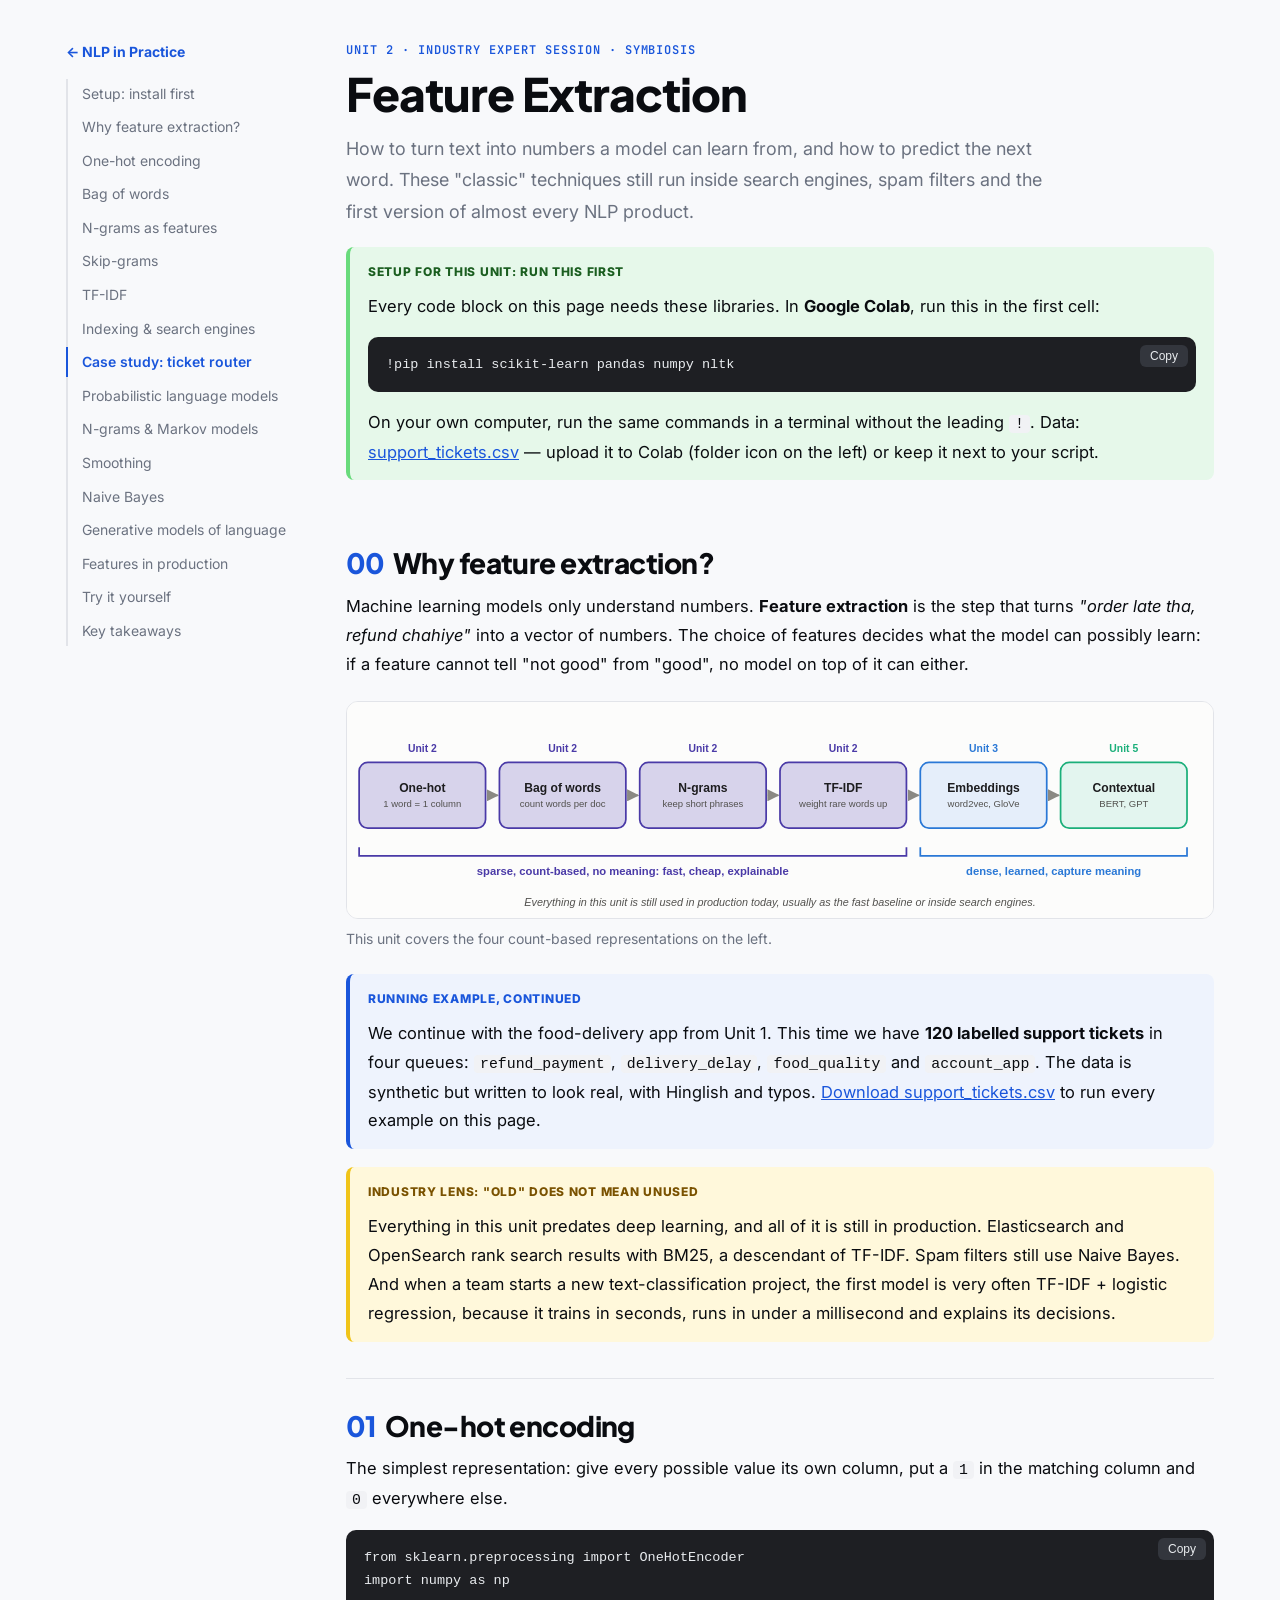
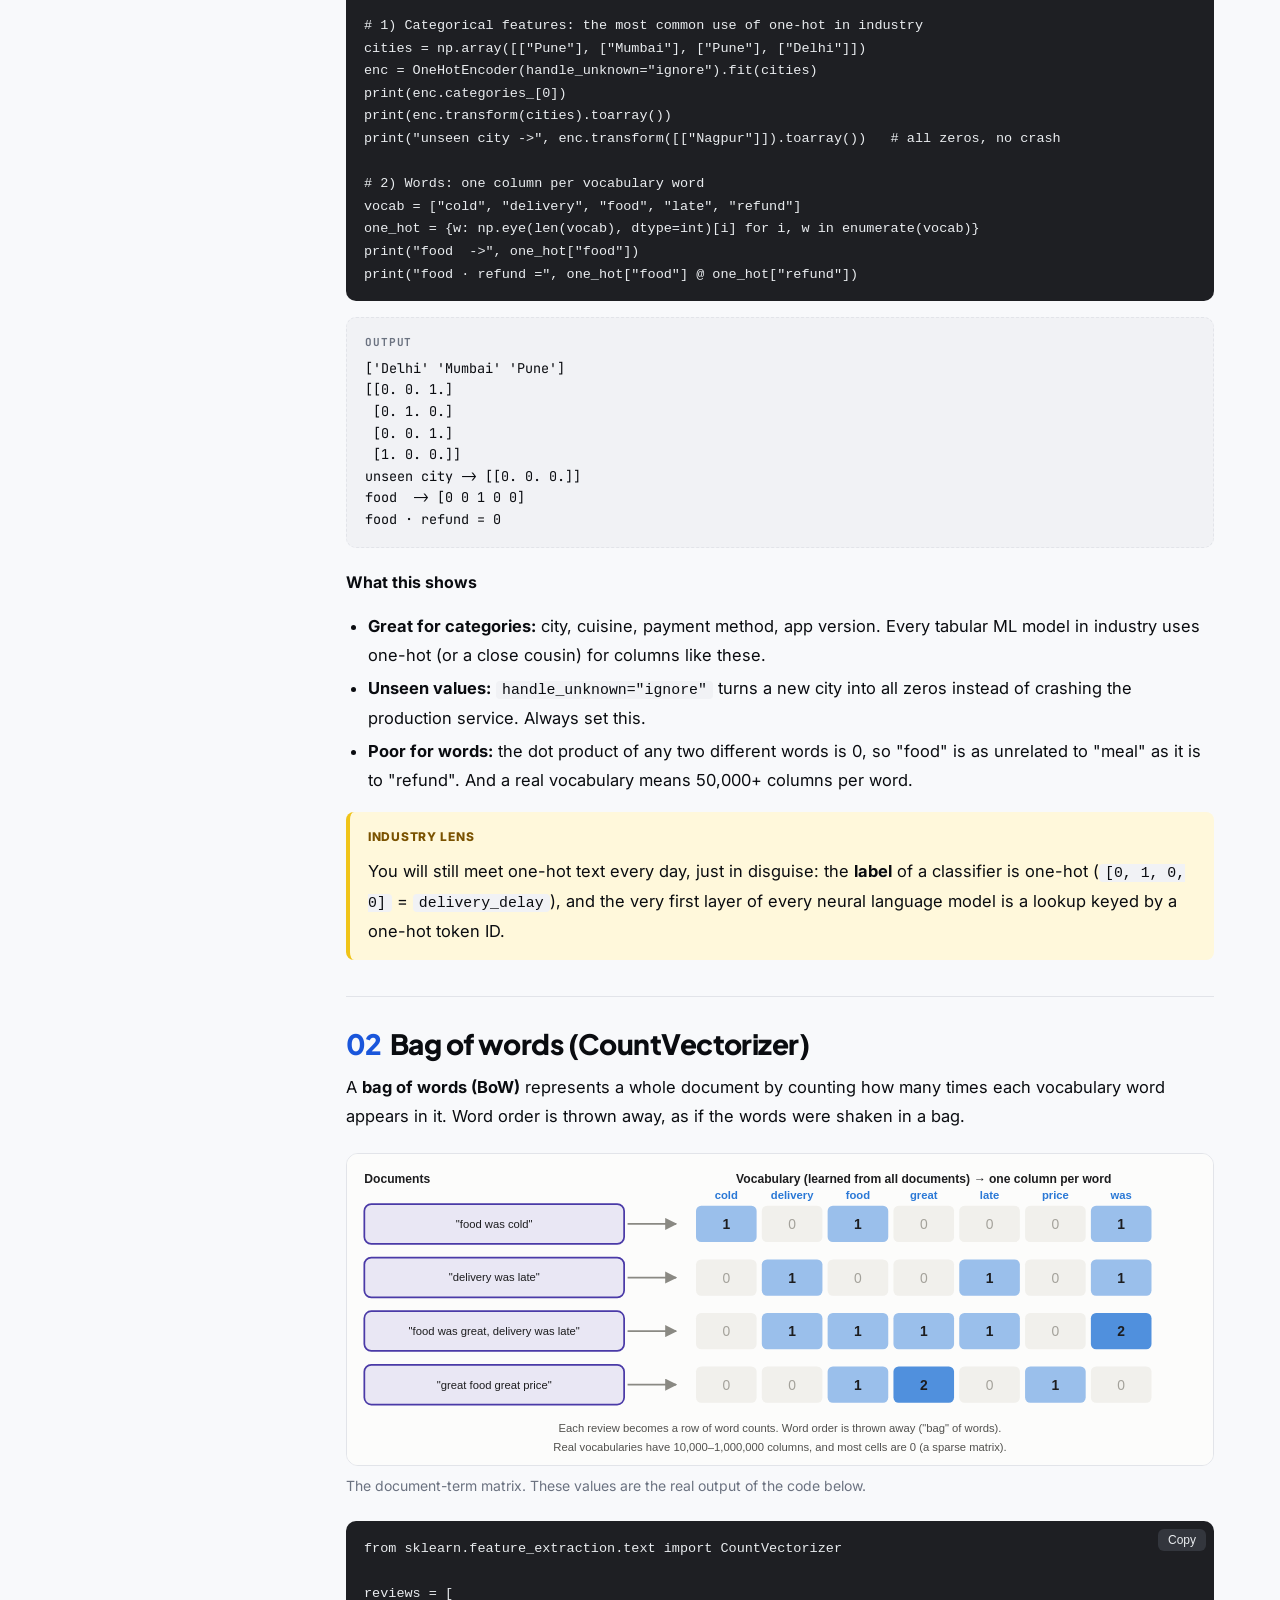
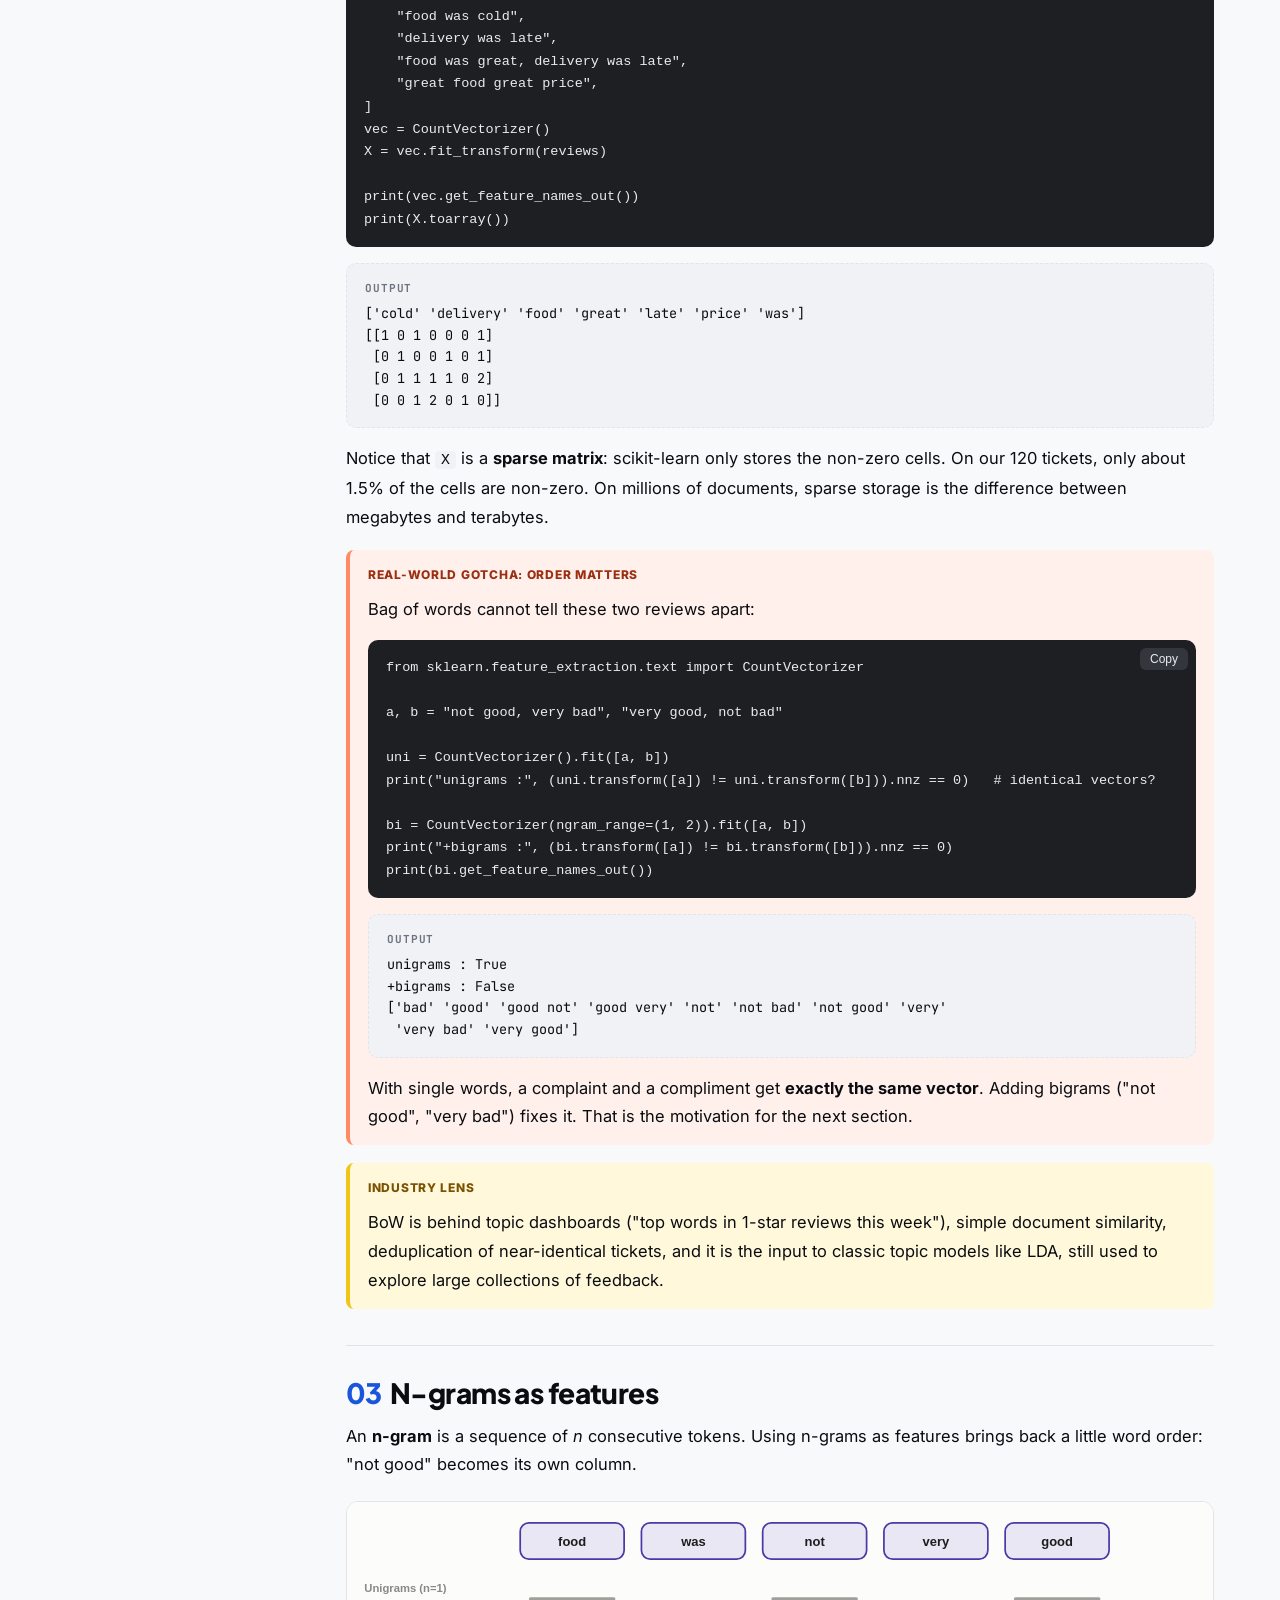
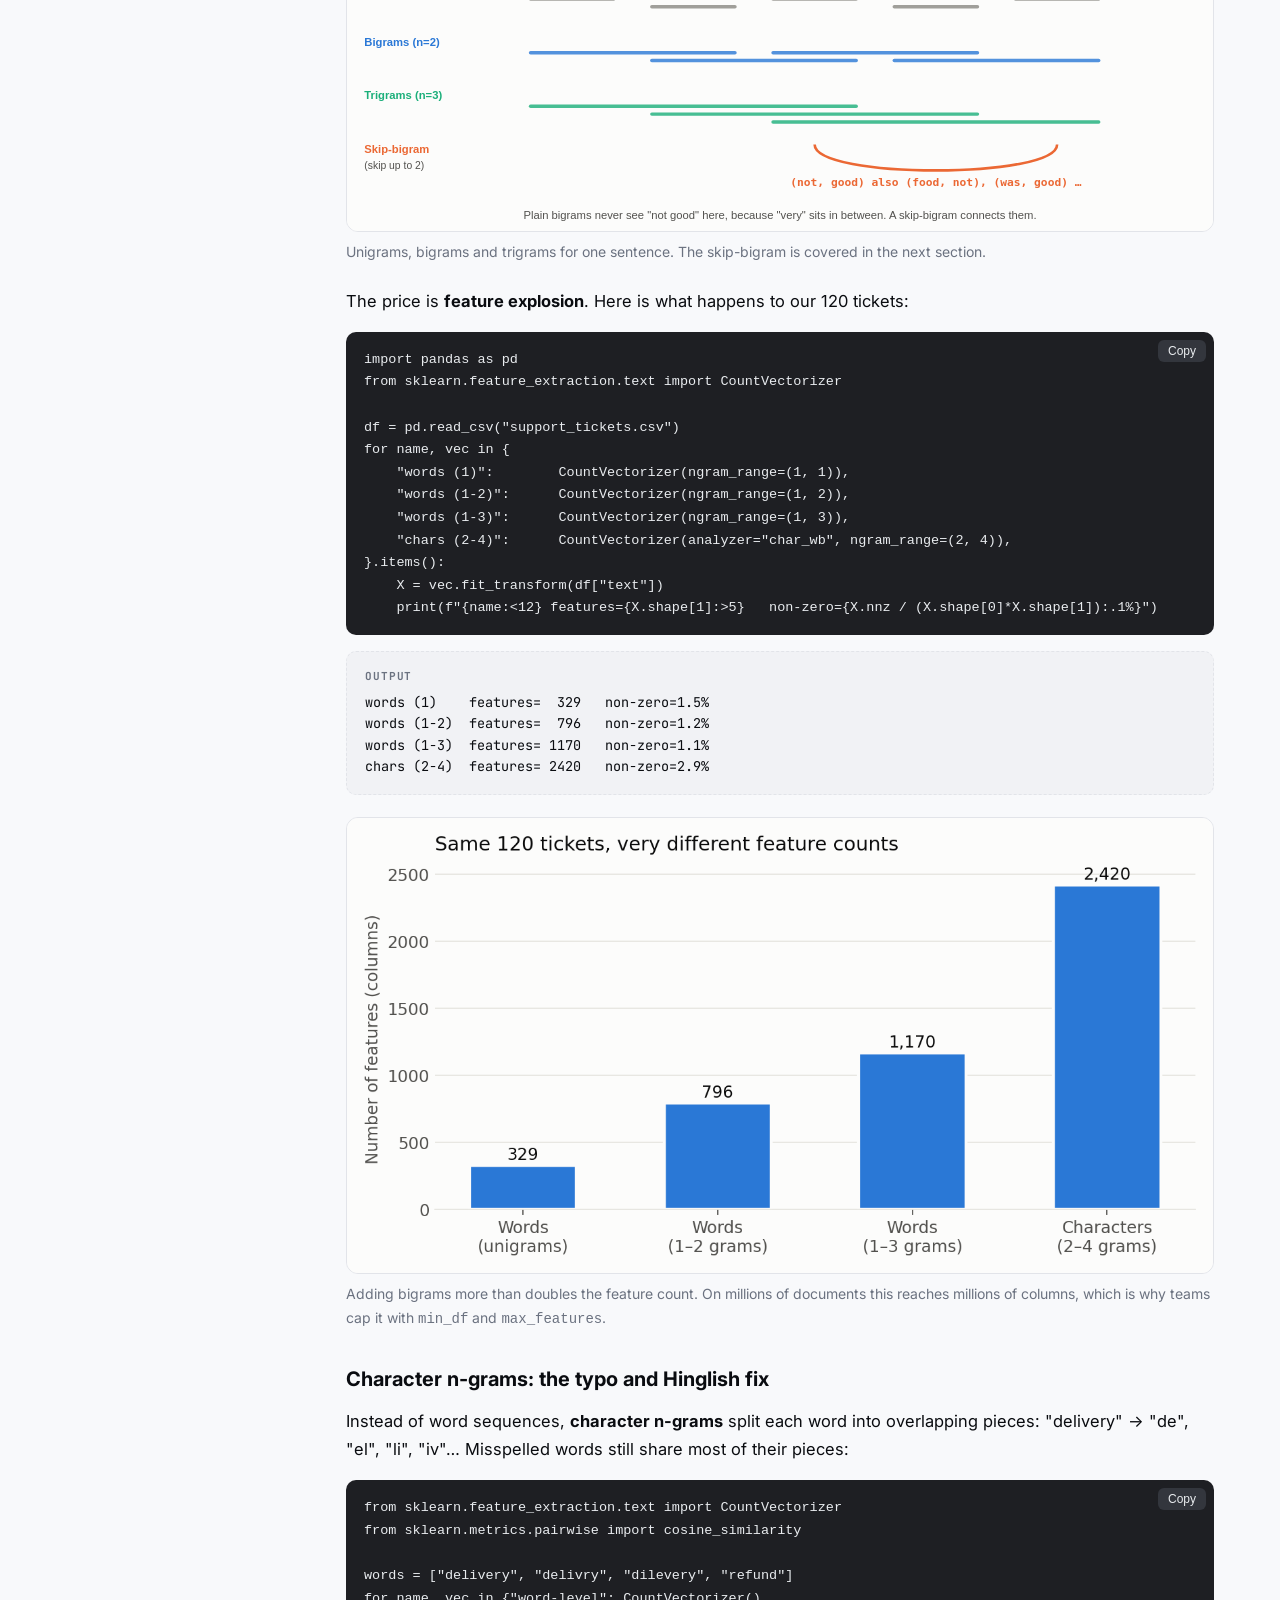
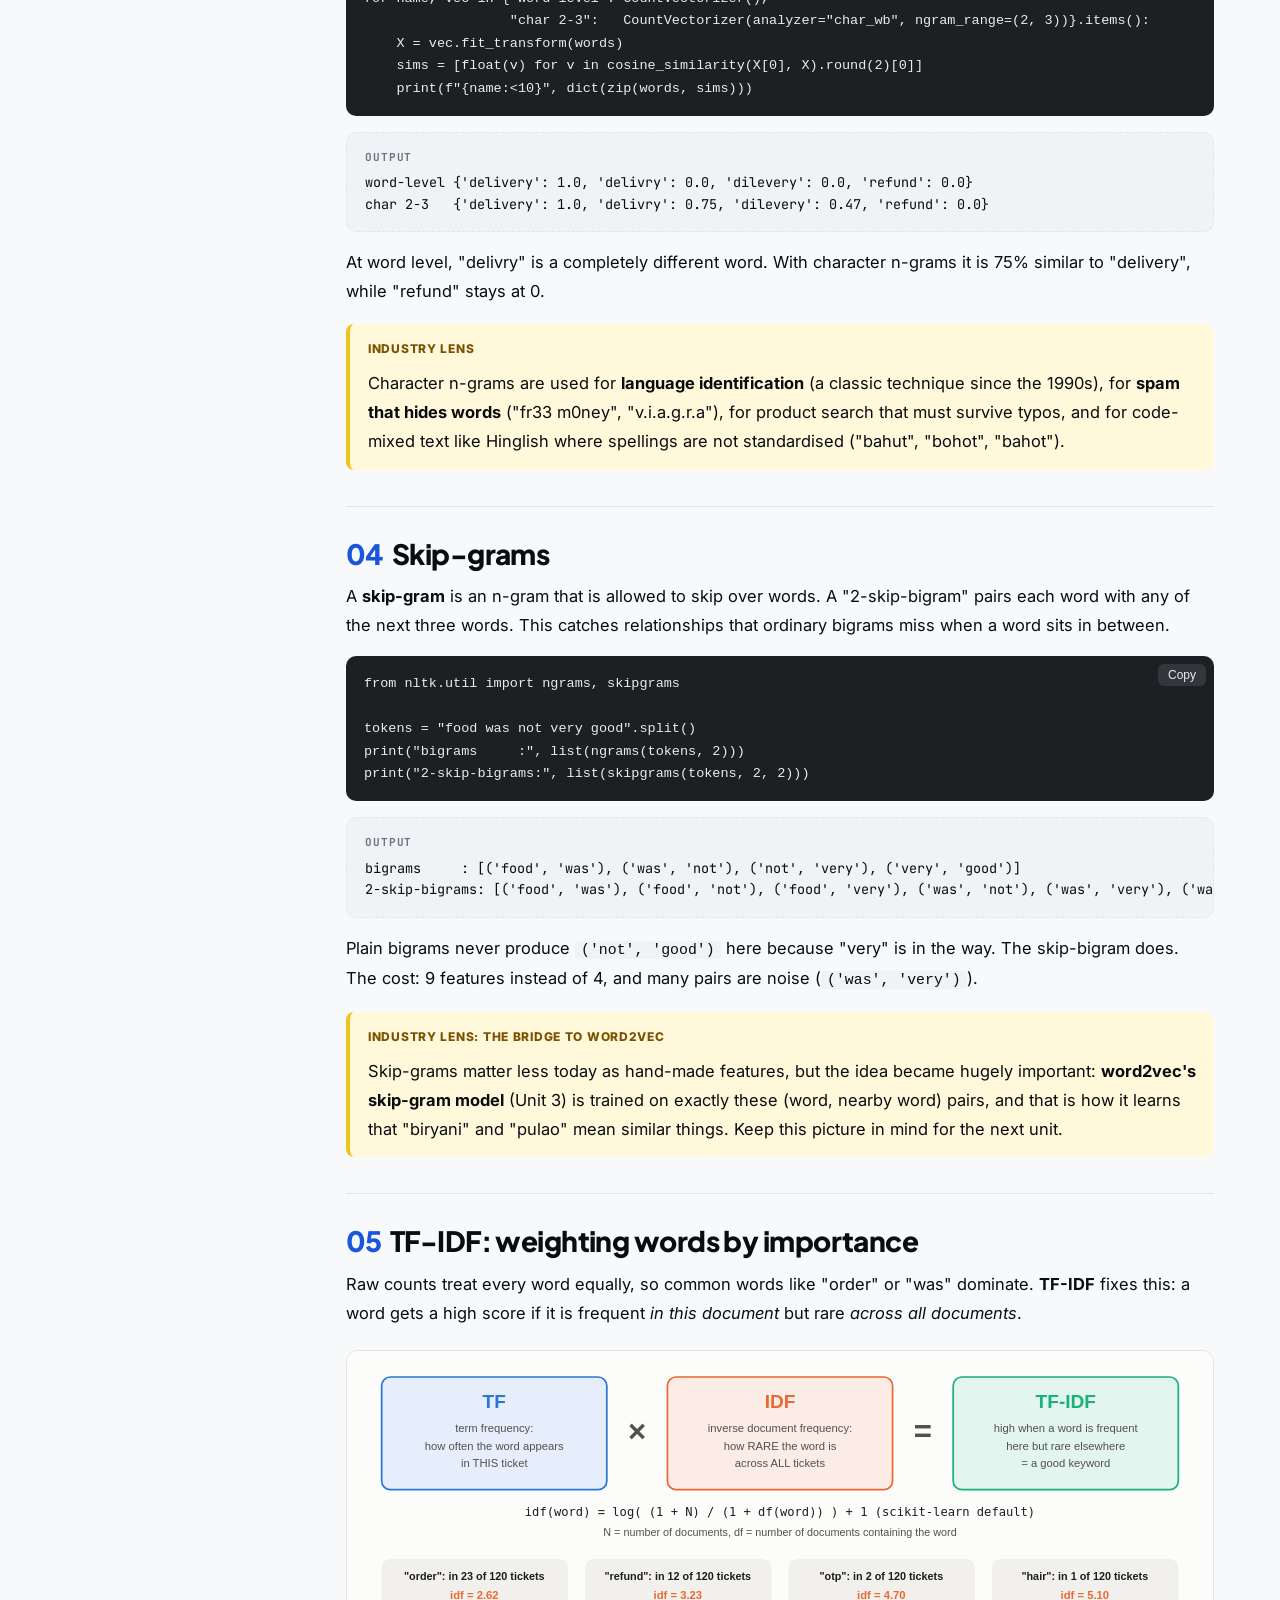
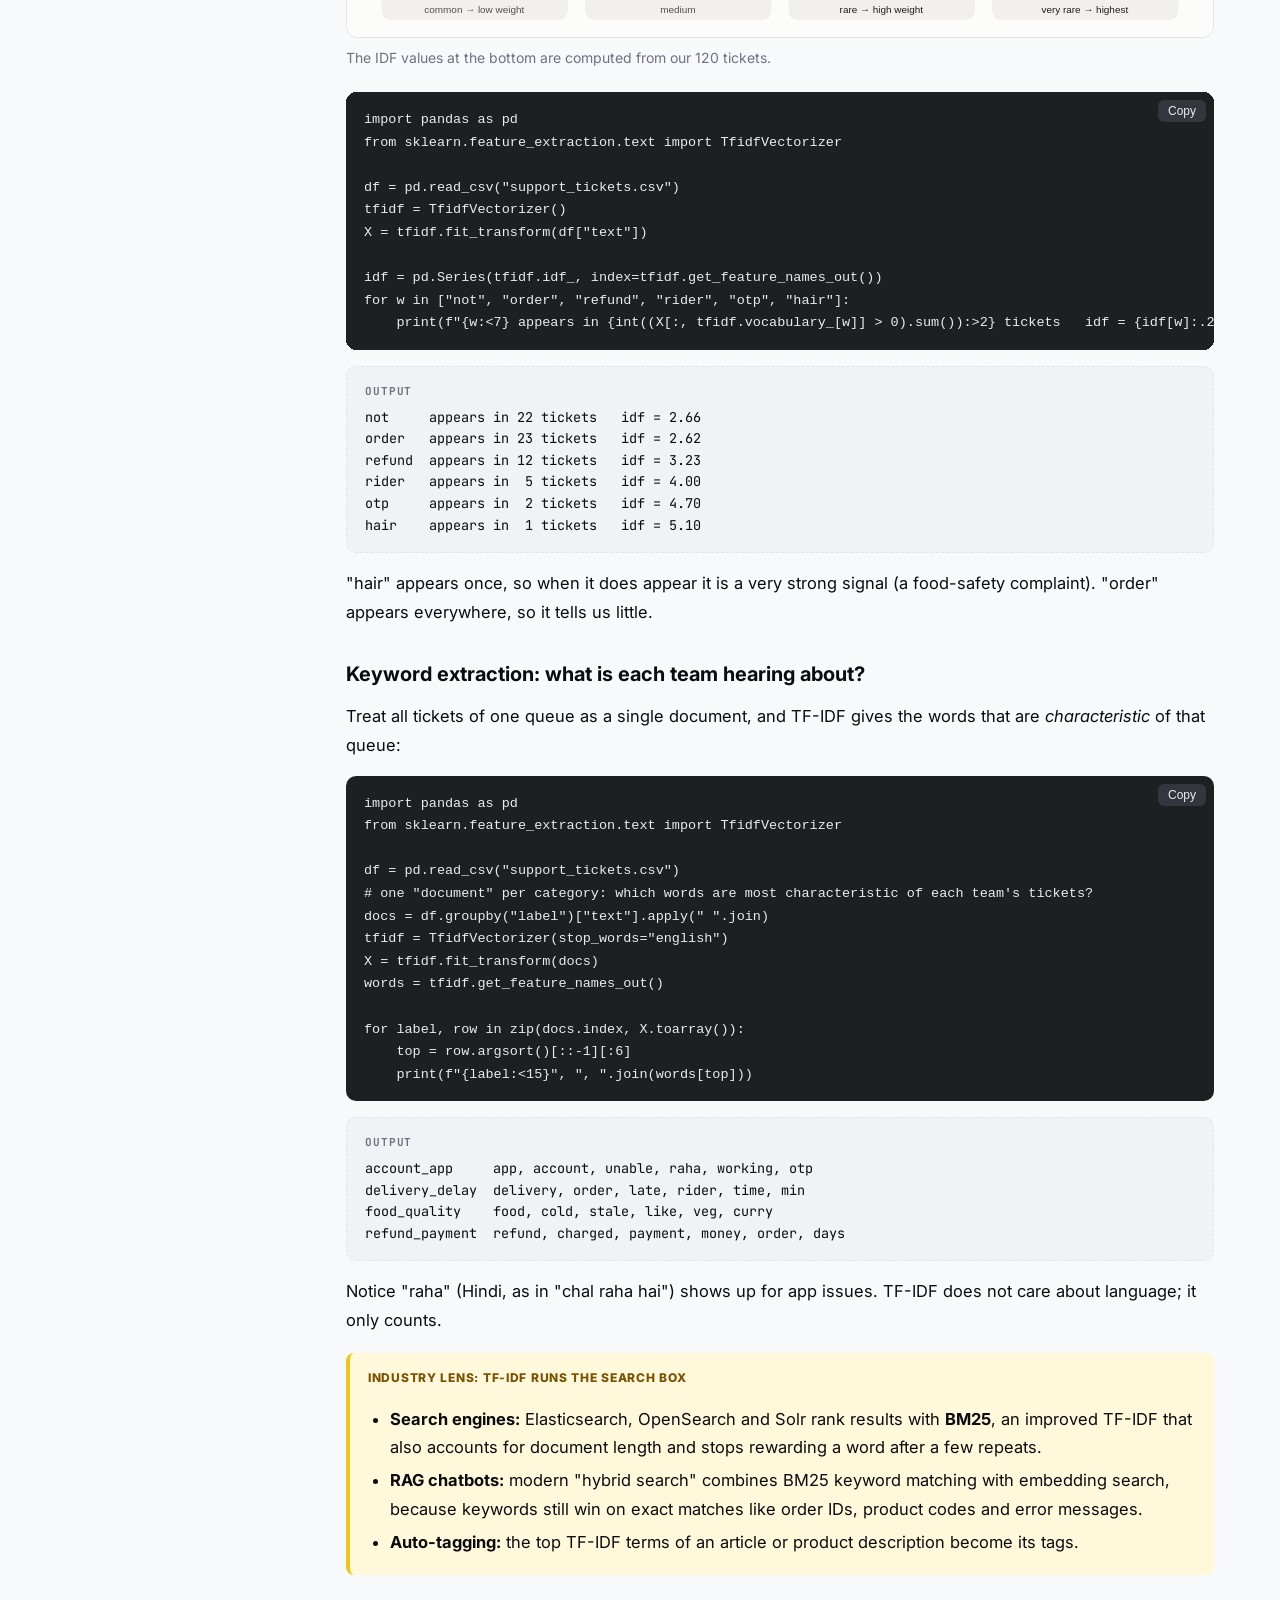
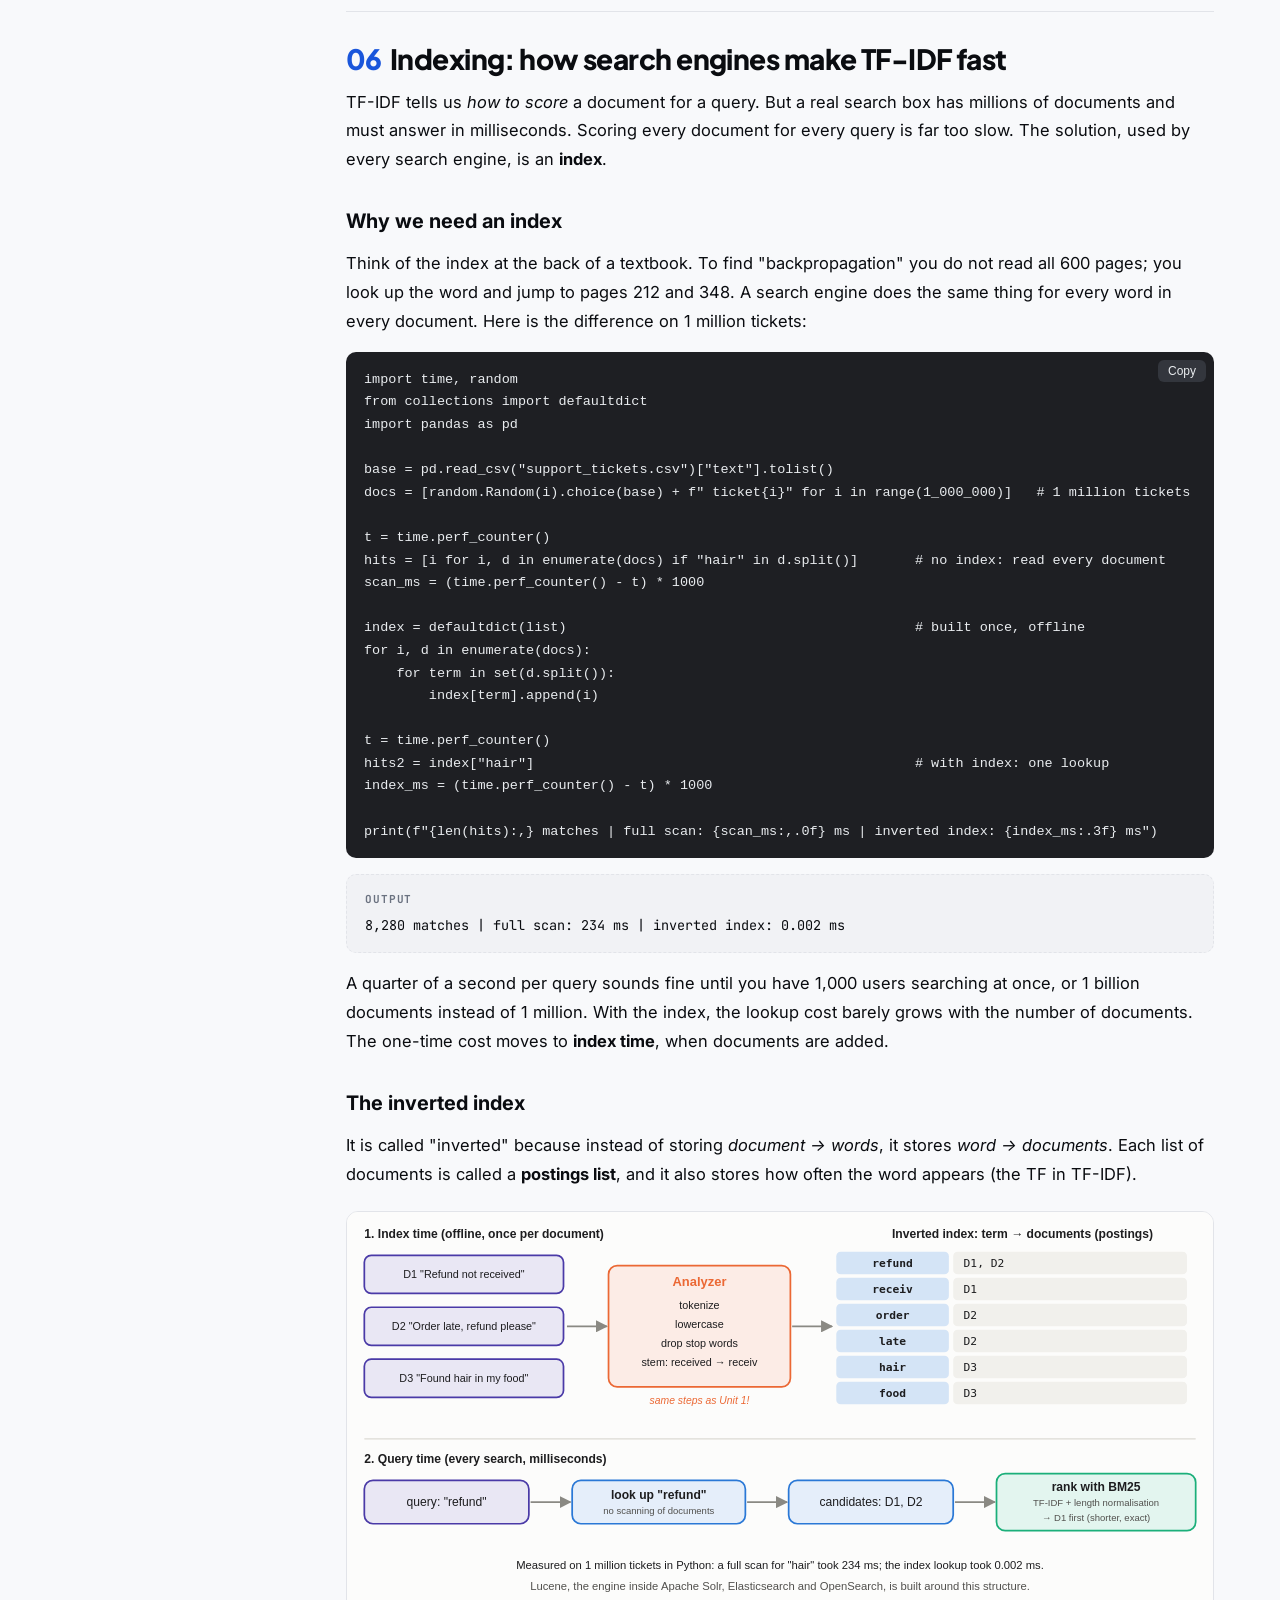
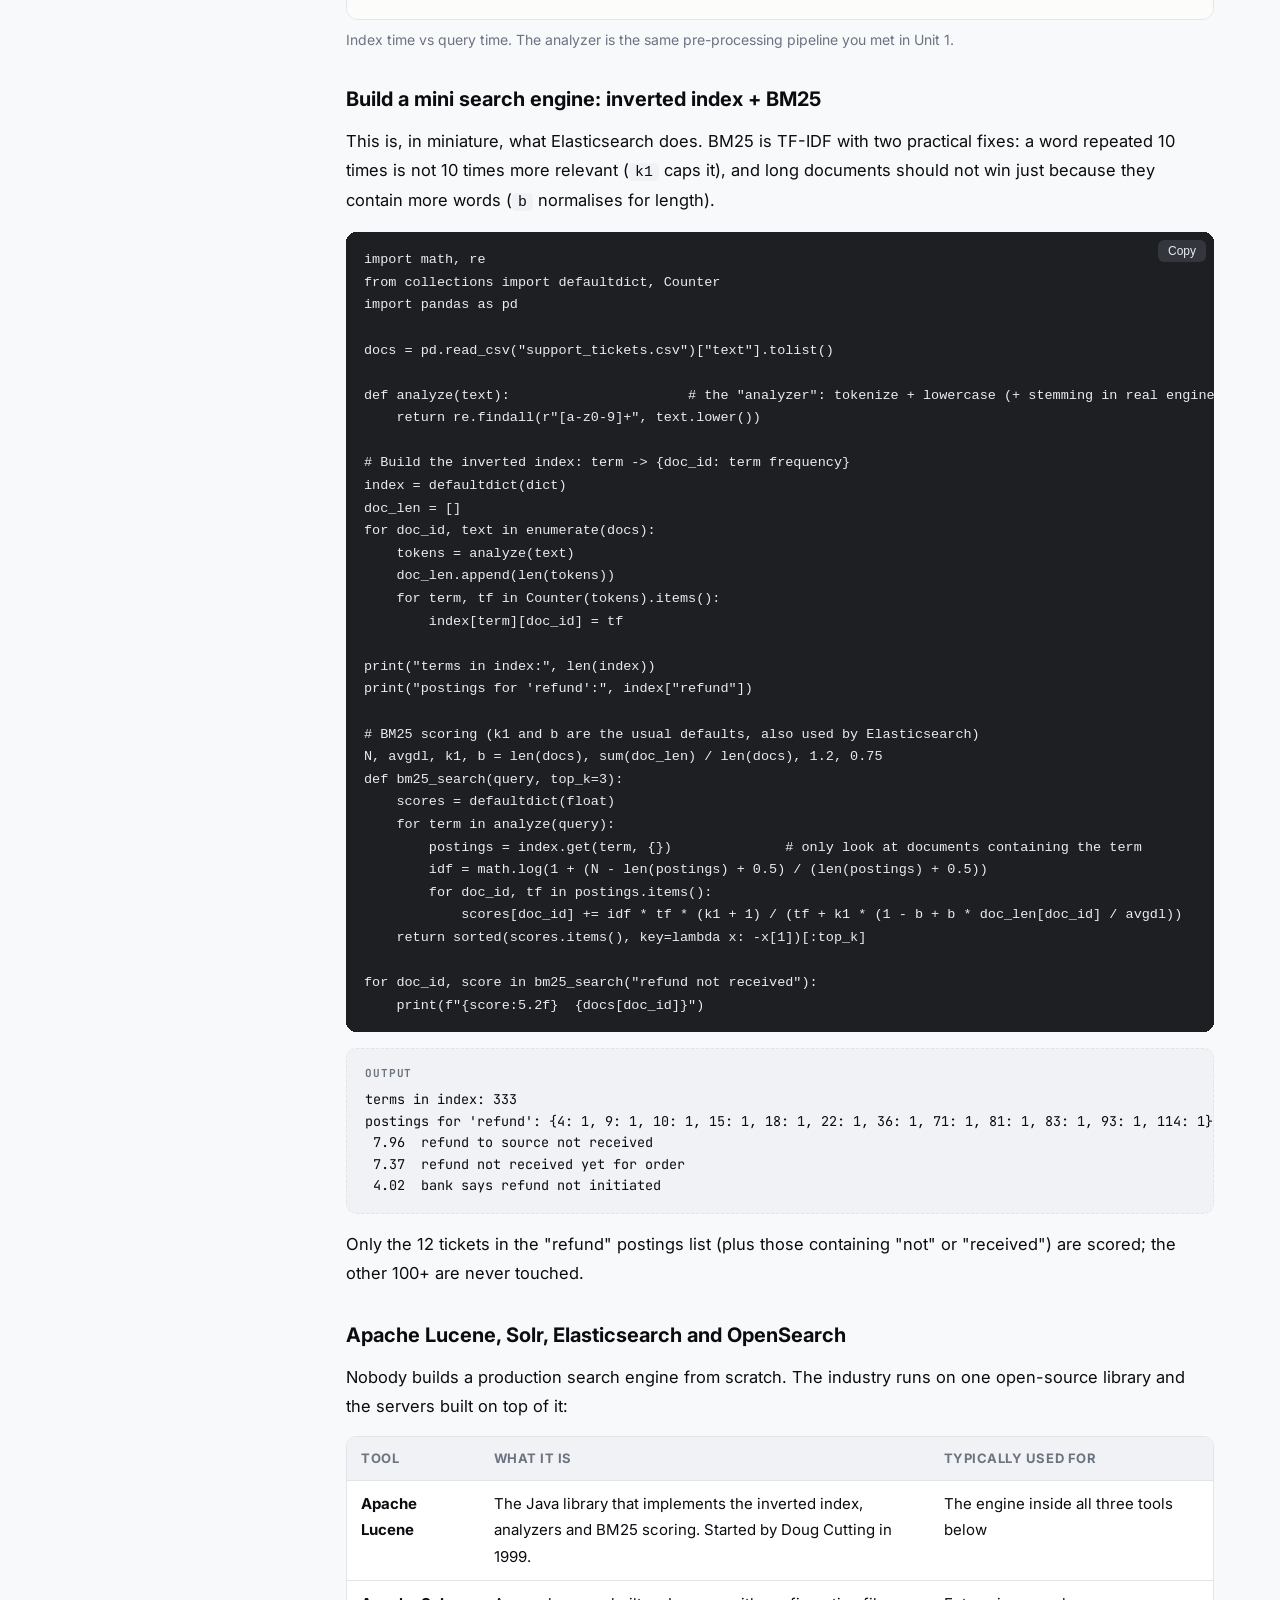
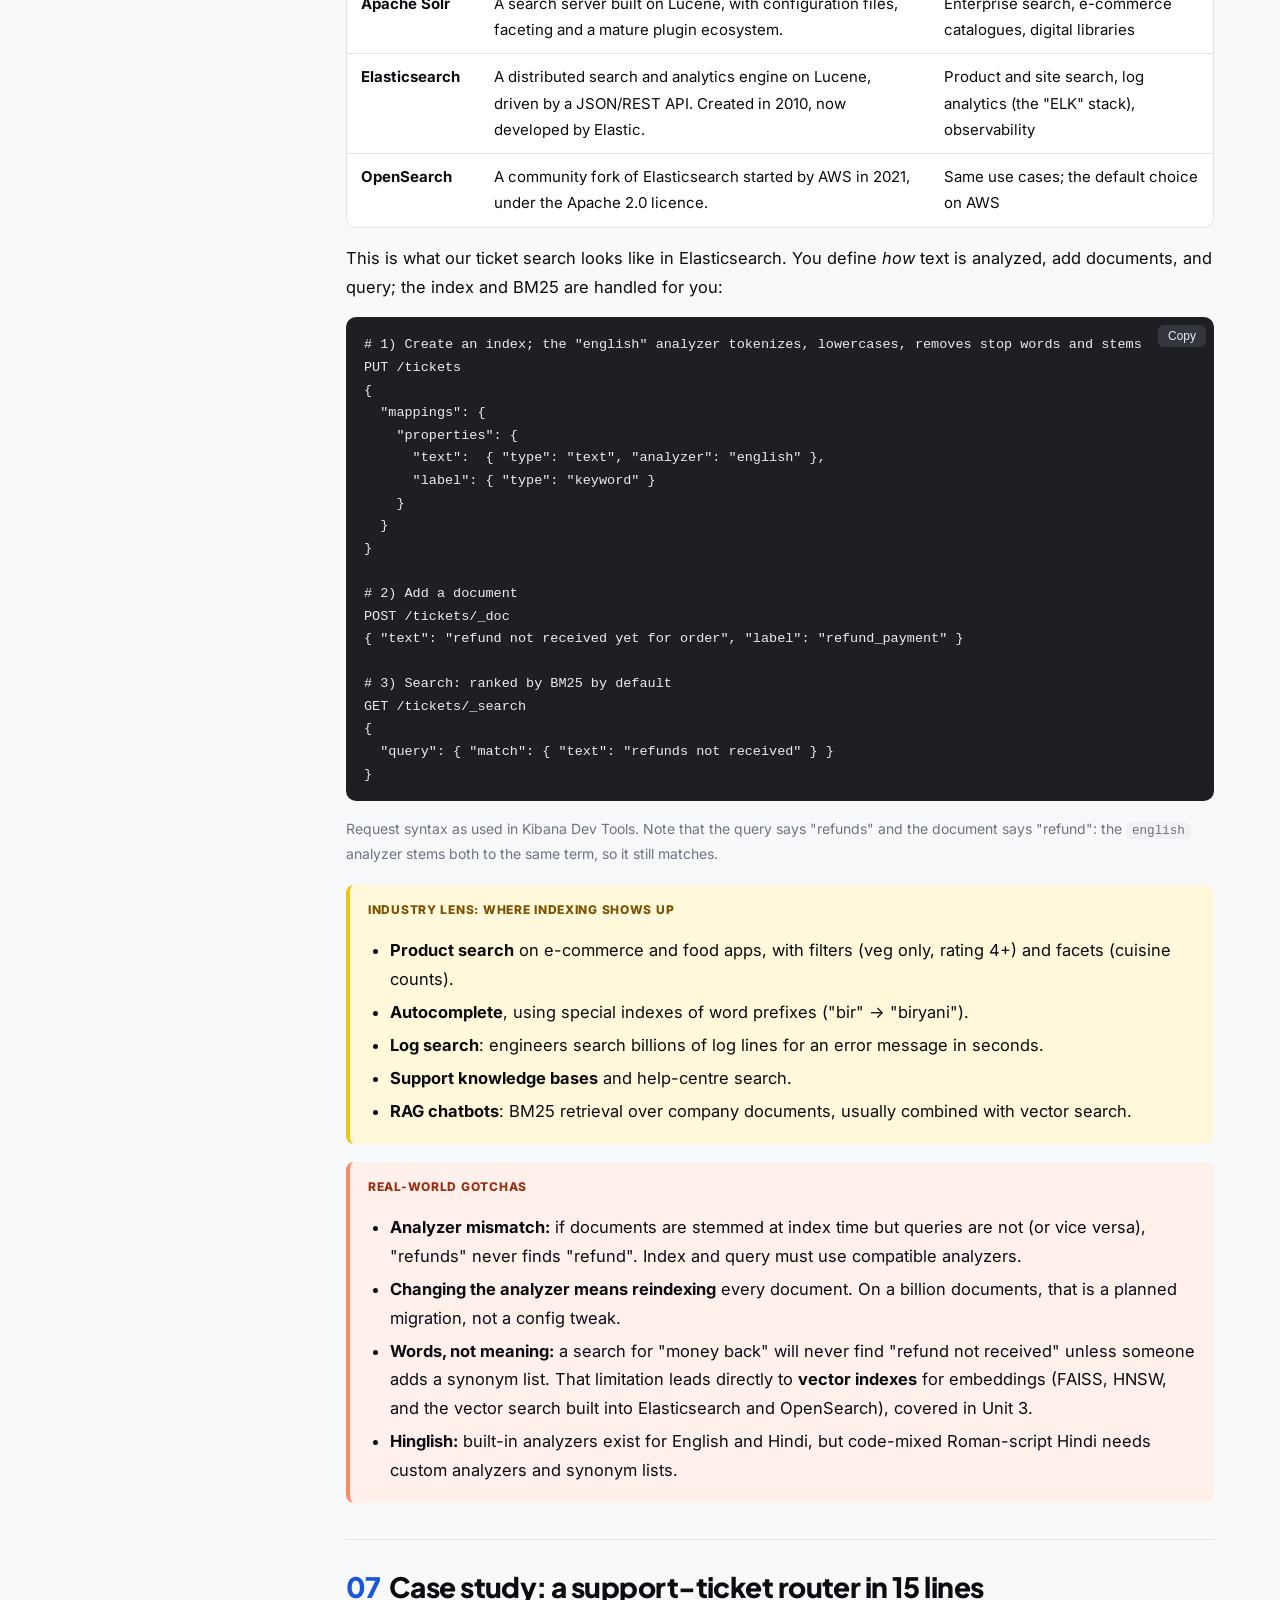
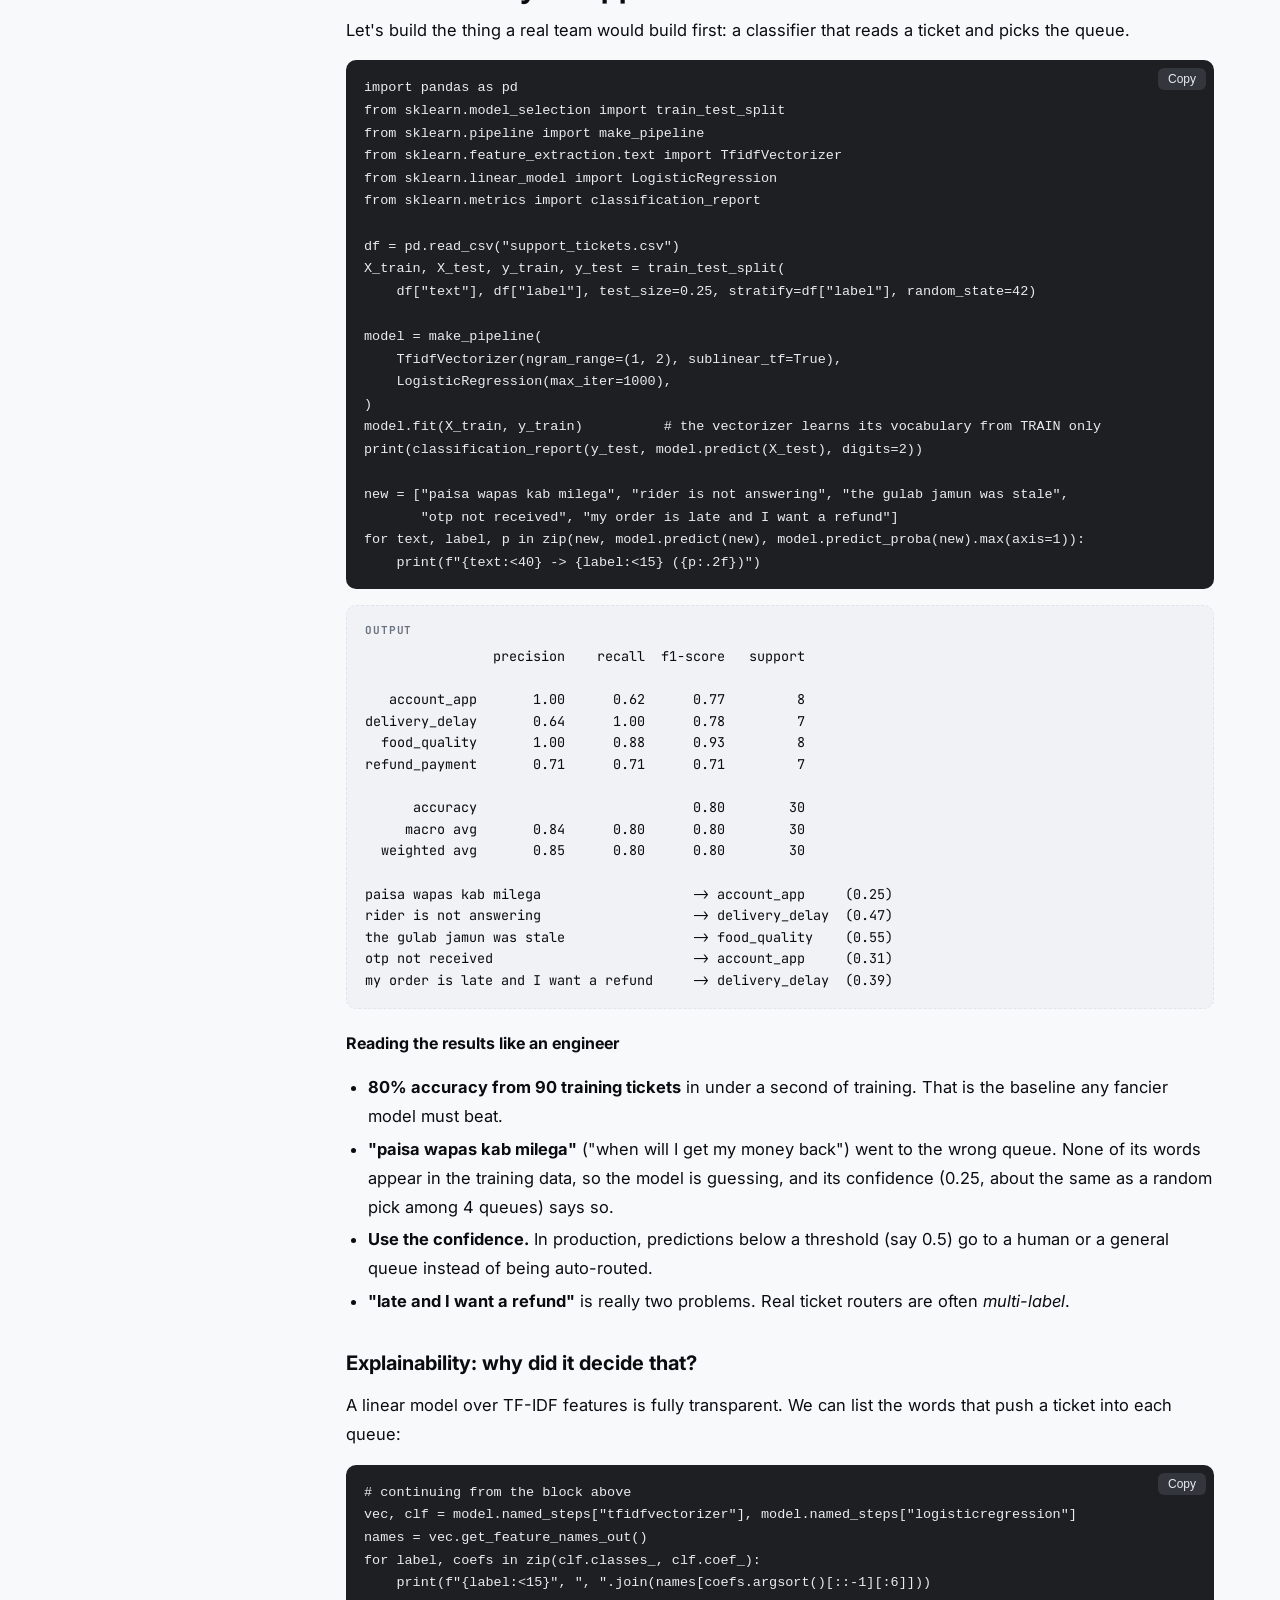
<file: nlp_session_site/unit2_feature_extraction.html>
<!doctype html>
<html lang="en">
<head>
<meta charset="utf-8">
<meta name="viewport" content="width=device-width, initial-scale=1">
<title>Unit 2 · Feature Extraction | NLP in Practice</title>
<meta name="description" content="Industry-focused notes on turning text into features: one-hot, bag of words, n-grams, skip-grams, TF-IDF, language models, smoothing, Naive Bayes and generative models.">
<link rel="preconnect" href="https://fonts.googleapis.com">
<link href="https://fonts.googleapis.com/css2?family=Inter:wght@400;500;600;700&family=Plus+Jakarta+Sans:wght@700;800&family=JetBrains+Mono:wght@400;500;600&display=swap" rel="stylesheet">
<link rel="stylesheet" href="static/css/style.css">
</head>
<body>
<div class="layout">

<nav class="toc" aria-label="On this page">
  <a class="home" href="index.html">← NLP in Practice</a>
  <ol>
    <li><a href="#setup">Setup: install first</a></li>
    <li><a href="#why">Why feature extraction?</a></li>
    <li><a href="#onehot">One-hot encoding</a></li>
    <li><a href="#bow">Bag of words</a></li>
    <li><a href="#ngrams">N-grams as features</a></li>
    <li><a href="#skipgrams">Skip-grams</a></li>
    <li><a href="#tfidf">TF-IDF</a></li>
    <li><a href="#indexing">Indexing &amp; search engines</a></li>
    <li><a href="#case-study">Case study: ticket router</a></li>
    <li><a href="#lm">Probabilistic language models</a></li>
    <li><a href="#markov">N-grams &amp; Markov models</a></li>
    <li><a href="#smoothing">Smoothing</a></li>
    <li><a href="#naive-bayes">Naive Bayes</a></li>
    <li><a href="#generative">Generative models of language</a></li>
    <li><a href="#production">Features in production</a></li>
    <li><a href="#practice">Try it yourself</a></li>
    <li><a href="#takeaways">Key takeaways</a></li>
  </ol>
</nav>

<main>
<header>
  <div class="eyebrow">Unit 2 · Industry Expert Session · Symbiosis</div>
  <h1>Feature Extraction</h1>
  <p class="sub">How to turn text into numbers a model can learn from, and how to predict the next word. These "classic" techniques still run inside search engines, spam filters and the first version of almost every NLP product.</p>
</header>

<div class="callout demo" id="setup">
  <span class="label">Setup for this unit: run this first</span>
  <p>Every code block on this page needs these libraries. In <strong>Google Colab</strong>, run this in the first cell:</p>
<pre><code>!pip install scikit-learn pandas numpy nltk</code></pre>
  <p>On your own computer, run the same commands in a terminal without the leading <code>!</code>. Data: <a href="static/data/support_tickets.csv" download>support_tickets.csv</a> — upload it to Colab (folder icon on the left) or keep it next to your script.</p>
  
</div>

<!-- 0 -->
<section id="why">
  <h2><span class="num">00</span>Why feature extraction?</h2>
  <p>Machine learning models only understand numbers. <strong>Feature extraction</strong> is the step that turns <em>"order late tha, refund chahiye"</em> into a vector of numbers. The choice of features decides what the model can possibly learn: if a feature cannot tell "not good" from "good", no model on top of it can either.</p>
  <figure>
    <img src="static/images/unit2/representation_roadmap.svg" alt="Roadmap of text representations: one-hot, bag of words, n-grams and TF-IDF in Unit 2, then word embeddings in Unit 3 and contextual models like BERT and GPT in Unit 5" loading="lazy">
    <figcaption>This unit covers the four count-based representations on the left.</figcaption>
  </figure>
  <div class="callout thread">
    <span class="label">Running example, continued</span>
    <p>We continue with the food-delivery app from Unit 1. This time we have <strong>120 labelled support tickets</strong> in four queues: <code>refund_payment</code>, <code>delivery_delay</code>, <code>food_quality</code> and <code>account_app</code>. The data is synthetic but written to look real, with Hinglish and typos. <a href="static/data/support_tickets.csv" download>Download support_tickets.csv</a> to run every example on this page.</p>
  </div>
  <div class="callout industry">
    <span class="label">Industry lens: "old" does not mean unused</span>
    <p>Everything in this unit predates deep learning, and all of it is still in production. Elasticsearch and OpenSearch rank search results with BM25, a descendant of TF-IDF. Spam filters still use Naive Bayes. And when a team starts a new text-classification project, the first model is very often TF-IDF + logistic regression, because it trains in seconds, runs in under a millisecond and explains its decisions.</p>
  </div>
</section>

<!-- 1 -->
<section id="onehot">
  <h2><span class="num">01</span>One-hot encoding</h2>
  <p>The simplest representation: give every possible value its own column, put a <code>1</code> in the matching column and <code>0</code> everywhere else.</p>
<pre><code>from sklearn.preprocessing import OneHotEncoder
import numpy as np

# 1) Categorical features: the most common use of one-hot in industry
cities = np.array([["Pune"], ["Mumbai"], ["Pune"], ["Delhi"]])
enc = OneHotEncoder(handle_unknown="ignore").fit(cities)
print(enc.categories_[0])
print(enc.transform(cities).toarray())
print("unseen city -&gt;", enc.transform([["Nagpur"]]).toarray())   # all zeros, no crash

# 2) Words: one column per vocabulary word
vocab = ["cold", "delivery", "food", "late", "refund"]
one_hot = {w: np.eye(len(vocab), dtype=int)[i] for i, w in enumerate(vocab)}
print("food  -&gt;", one_hot["food"])
print("food · refund =", one_hot["food"] @ one_hot["refund"])</code></pre>
<pre class="output">['Delhi' 'Mumbai' 'Pune']
[[0. 0. 1.]
 [0. 1. 0.]
 [0. 0. 1.]
 [1. 0. 0.]]
unseen city -&gt; [[0. 0. 0.]]
food  -&gt; [0 0 1 0 0]
food · refund = 0</pre>
  <h4>What this shows</h4>
  <ul>
    <li><strong>Great for categories:</strong> city, cuisine, payment method, app version. Every tabular ML model in industry uses one-hot (or a close cousin) for columns like these.</li>
    <li><strong>Unseen values:</strong> <code>handle_unknown="ignore"</code> turns a new city into all zeros instead of crashing the production service. Always set this.</li>
    <li><strong>Poor for words:</strong> the dot product of any two different words is 0, so "food" is as unrelated to "meal" as it is to "refund". And a real vocabulary means 50,000+ columns per word.</li>
  </ul>
  <div class="callout industry">
    <span class="label">Industry lens</span>
    <p>You will still meet one-hot text every day, just in disguise: the <strong>label</strong> of a classifier is one-hot (<code>[0, 1, 0, 0]</code> = <code>delivery_delay</code>), and the very first layer of every neural language model is a lookup keyed by a one-hot token ID.</p>
  </div>
</section>

<!-- 2 -->
<section id="bow">
  <h2><span class="num">02</span>Bag of words (CountVectorizer)</h2>
  <p>A <strong>bag of words (BoW)</strong> represents a whole document by counting how many times each vocabulary word appears in it. Word order is thrown away, as if the words were shaken in a bag.</p>
  <figure>
    <img src="static/images/unit2/bow_matrix.svg" alt="Four reviews converted into a document-term matrix with columns cold, delivery, food, great, late, price and was, holding word counts" loading="lazy">
    <figcaption>The document-term matrix. These values are the real output of the code below.</figcaption>
  </figure>
<pre><code>from sklearn.feature_extraction.text import CountVectorizer

reviews = [
    "food was cold",
    "delivery was late",
    "food was great, delivery was late",
    "great food great price",
]
vec = CountVectorizer()
X = vec.fit_transform(reviews)

print(vec.get_feature_names_out())
print(X.toarray())</code></pre>
<pre class="output">['cold' 'delivery' 'food' 'great' 'late' 'price' 'was']
[[1 0 1 0 0 0 1]
 [0 1 0 0 1 0 1]
 [0 1 1 1 1 0 2]
 [0 0 1 2 0 1 0]]</pre>
  <p>Notice that <code>X</code> is a <strong>sparse matrix</strong>: scikit-learn only stores the non-zero cells. On our 120 tickets, only about 1.5% of the cells are non-zero. On millions of documents, sparse storage is the difference between megabytes and terabytes.</p>

  <div class="callout gotcha">
    <span class="label">Real-world gotcha: order matters</span>
    <p>Bag of words cannot tell these two reviews apart:</p>
<pre><code>from sklearn.feature_extraction.text import CountVectorizer

a, b = "not good, very bad", "very good, not bad"

uni = CountVectorizer().fit([a, b])
print("unigrams :", (uni.transform([a]) != uni.transform([b])).nnz == 0)   # identical vectors?

bi = CountVectorizer(ngram_range=(1, 2)).fit([a, b])
print("+bigrams :", (bi.transform([a]) != bi.transform([b])).nnz == 0)
print(bi.get_feature_names_out())</code></pre>
<pre class="output">unigrams : True
+bigrams : False
['bad' 'good' 'good not' 'good very' 'not' 'not bad' 'not good' 'very'
 'very bad' 'very good']</pre>
    <p>With single words, a complaint and a compliment get <strong>exactly the same vector</strong>. Adding bigrams ("not good", "very bad") fixes it. That is the motivation for the next section.</p>
  </div>
  <div class="callout industry">
    <span class="label">Industry lens</span>
    <p>BoW is behind topic dashboards ("top words in 1-star reviews this week"), simple document similarity, deduplication of near-identical tickets, and it is the input to classic topic models like LDA, still used to explore large collections of feedback.</p>
  </div>
</section>

<!-- 3 -->
<section id="ngrams">
  <h2><span class="num">03</span>N-grams as features</h2>
  <p>An <strong>n-gram</strong> is a sequence of <em>n</em> consecutive tokens. Using n-grams as features brings back a little word order: "not good" becomes its own column.</p>
  <figure>
    <img src="static/images/unit2/ngrams_skipgrams.svg" alt="The sentence food was not very good broken into unigrams, bigrams, trigrams, and a skip-bigram connecting not and good" loading="lazy">
    <figcaption>Unigrams, bigrams and trigrams for one sentence. The skip-bigram is covered in the next section.</figcaption>
  </figure>
  <p>The price is <strong>feature explosion</strong>. Here is what happens to our 120 tickets:</p>
<pre><code>import pandas as pd
from sklearn.feature_extraction.text import CountVectorizer

df = pd.read_csv("support_tickets.csv")
for name, vec in {
    "words (1)":        CountVectorizer(ngram_range=(1, 1)),
    "words (1-2)":      CountVectorizer(ngram_range=(1, 2)),
    "words (1-3)":      CountVectorizer(ngram_range=(1, 3)),
    "chars (2-4)":      CountVectorizer(analyzer="char_wb", ngram_range=(2, 4)),
}.items():
    X = vec.fit_transform(df["text"])
    print(f"{name:&lt;12} features={X.shape[1]:&gt;5}   non-zero={X.nnz / (X.shape[0]*X.shape[1]):.1%}")</code></pre>
<pre class="output">words (1)    features=  329   non-zero=1.5%
words (1-2)  features=  796   non-zero=1.2%
words (1-3)  features= 1170   non-zero=1.1%
chars (2-4)  features= 2420   non-zero=2.9%</pre>
  <figure>
    <img src="static/images/unit2/feature_counts.png" alt="Bar chart of feature counts for the same 120 tickets: 329 for unigrams, 796 for 1 to 2 grams, 1,170 for 1 to 3 grams and 2,420 for character 2 to 4 grams" loading="lazy">
    <figcaption>Adding bigrams more than doubles the feature count. On millions of documents this reaches millions of columns, which is why teams cap it with <code>min_df</code> and <code>max_features</code>.</figcaption>
  </figure>

  <h3>Character n-grams: the typo and Hinglish fix</h3>
  <p>Instead of word sequences, <strong>character n-grams</strong> split each word into overlapping pieces: "delivery" → "de", "el", "li", "iv"… Misspelled words still share most of their pieces:</p>
<pre><code>from sklearn.feature_extraction.text import CountVectorizer
from sklearn.metrics.pairwise import cosine_similarity

words = ["delivery", "delivry", "dilevery", "refund"]
for name, vec in {"word-level": CountVectorizer(),
                  "char 2-3":   CountVectorizer(analyzer="char_wb", ngram_range=(2, 3))}.items():
    X = vec.fit_transform(words)
    sims = [float(v) for v in cosine_similarity(X[0], X).round(2)[0]]
    print(f"{name:&lt;10}", dict(zip(words, sims)))</code></pre>
<pre class="output">word-level {'delivery': 1.0, 'delivry': 0.0, 'dilevery': 0.0, 'refund': 0.0}
char 2-3   {'delivery': 1.0, 'delivry': 0.75, 'dilevery': 0.47, 'refund': 0.0}</pre>
  <p>At word level, "delivry" is a completely different word. With character n-grams it is 75% similar to "delivery", while "refund" stays at 0.</p>
  <div class="callout industry">
    <span class="label">Industry lens</span>
    <p>Character n-grams are used for <strong>language identification</strong> (a classic technique since the 1990s), for <strong>spam that hides words</strong> ("fr33 m0ney", "v.i.a.g.r.a"), for product search that must survive typos, and for code-mixed text like Hinglish where spellings are not standardised ("bahut", "bohot", "bahot").</p>
  </div>
</section>

<!-- 4 -->
<section id="skipgrams">
  <h2><span class="num">04</span>Skip-grams</h2>
  <p>A <strong>skip-gram</strong> is an n-gram that is allowed to skip over words. A "2-skip-bigram" pairs each word with any of the next three words. This catches relationships that ordinary bigrams miss when a word sits in between.</p>
<pre><code>from nltk.util import ngrams, skipgrams

tokens = "food was not very good".split()
print("bigrams     :", list(ngrams(tokens, 2)))
print("2-skip-bigrams:", list(skipgrams(tokens, 2, 2)))</code></pre>
<pre class="output">bigrams     : [('food', 'was'), ('was', 'not'), ('not', 'very'), ('very', 'good')]
2-skip-bigrams: [('food', 'was'), ('food', 'not'), ('food', 'very'), ('was', 'not'), ('was', 'very'), ('was', 'good'), ('not', 'very'), ('not', 'good'), ('very', 'good')]</pre>
  <p>Plain bigrams never produce <code>('not', 'good')</code> here because "very" is in the way. The skip-bigram does. The cost: 9 features instead of 4, and many pairs are noise (<code>('was', 'very')</code>).</p>
  <div class="callout industry">
    <span class="label">Industry lens: the bridge to word2vec</span>
    <p>Skip-grams matter less today as hand-made features, but the idea became hugely important: <strong>word2vec's skip-gram model</strong> (Unit 3) is trained on exactly these (word, nearby word) pairs, and that is how it learns that "biryani" and "pulao" mean similar things. Keep this picture in mind for the next unit.</p>
  </div>
</section>

<!-- 5 -->
<section id="tfidf">
  <h2><span class="num">05</span>TF-IDF: weighting words by importance</h2>
  <p>Raw counts treat every word equally, so common words like "order" or "was" dominate. <strong>TF-IDF</strong> fixes this: a word gets a high score if it is frequent <em>in this document</em> but rare <em>across all documents</em>.</p>
  <figure>
    <img src="static/images/unit2/tfidf_formula.svg" alt="TF times IDF equals TF-IDF, with the scikit-learn IDF formula and real IDF values from the ticket dataset: order 2.62, refund 3.23, otp 4.70, hair 5.10" loading="lazy">
    <figcaption>The IDF values at the bottom are computed from our 120 tickets.</figcaption>
  </figure>
<pre><code>import pandas as pd
from sklearn.feature_extraction.text import TfidfVectorizer

df = pd.read_csv("support_tickets.csv")
tfidf = TfidfVectorizer()
X = tfidf.fit_transform(df["text"])

idf = pd.Series(tfidf.idf_, index=tfidf.get_feature_names_out())
for w in ["not", "order", "refund", "rider", "otp", "hair"]:
    print(f"{w:&lt;7} appears in {int((X[:, tfidf.vocabulary_[w]] &gt; 0).sum()):&gt;2} tickets   idf = {idf[w]:.2f}")</code></pre>
<pre class="output">not     appears in 22 tickets   idf = 2.66
order   appears in 23 tickets   idf = 2.62
refund  appears in 12 tickets   idf = 3.23
rider   appears in  5 tickets   idf = 4.00
otp     appears in  2 tickets   idf = 4.70
hair    appears in  1 tickets   idf = 5.10</pre>
  <p>"hair" appears once, so when it does appear it is a very strong signal (a food-safety complaint). "order" appears everywhere, so it tells us little.</p>

  <h3>Keyword extraction: what is each team hearing about?</h3>
  <p>Treat all tickets of one queue as a single document, and TF-IDF gives the words that are <em>characteristic</em> of that queue:</p>
<pre><code>import pandas as pd
from sklearn.feature_extraction.text import TfidfVectorizer

df = pd.read_csv("support_tickets.csv")
# one "document" per category: which words are most characteristic of each team's tickets?
docs = df.groupby("label")["text"].apply(" ".join)
tfidf = TfidfVectorizer(stop_words="english")
X = tfidf.fit_transform(docs)
words = tfidf.get_feature_names_out()

for label, row in zip(docs.index, X.toarray()):
    top = row.argsort()[::-1][:6]
    print(f"{label:&lt;15}", ", ".join(words[top]))</code></pre>
<pre class="output">account_app     app, account, unable, raha, working, otp
delivery_delay  delivery, order, late, rider, time, min
food_quality    food, cold, stale, like, veg, curry
refund_payment  refund, charged, payment, money, order, days</pre>
  <p>Notice "raha" (Hindi, as in "chal raha hai") shows up for app issues. TF-IDF does not care about language; it only counts.</p>
  <div class="callout industry">
    <span class="label">Industry lens: TF-IDF runs the search box</span>
    <ul>
      <li><strong>Search engines:</strong> Elasticsearch, OpenSearch and Solr rank results with <strong>BM25</strong>, an improved TF-IDF that also accounts for document length and stops rewarding a word after a few repeats.</li>
      <li><strong>RAG chatbots:</strong> modern "hybrid search" combines BM25 keyword matching with embedding search, because keywords still win on exact matches like order IDs, product codes and error messages.</li>
      <li><strong>Auto-tagging:</strong> the top TF-IDF terms of an article or product description become its tags.</li>
    </ul>
  </div>
</section>

<!-- indexing -->
<section id="indexing">
  <h2><span class="num">06</span>Indexing: how search engines make TF-IDF fast</h2>
  <p>TF-IDF tells us <em>how to score</em> a document for a query. But a real search box has millions of documents and must answer in milliseconds. Scoring every document for every query is far too slow. The solution, used by every search engine, is an <strong>index</strong>.</p>

  <h3>Why we need an index</h3>
  <p>Think of the index at the back of a textbook. To find "backpropagation" you do not read all 600 pages; you look up the word and jump to pages 212 and 348. A search engine does the same thing for every word in every document. Here is the difference on 1 million tickets:</p>
<pre><code>import time, random
from collections import defaultdict
import pandas as pd

base = pd.read_csv("support_tickets.csv")["text"].tolist()
docs = [random.Random(i).choice(base) + f" ticket{i}" for i in range(1_000_000)]   # 1 million tickets

t = time.perf_counter()
hits = [i for i, d in enumerate(docs) if "hair" in d.split()]       # no index: read every document
scan_ms = (time.perf_counter() - t) * 1000

index = defaultdict(list)                                           # built once, offline
for i, d in enumerate(docs):
    for term in set(d.split()):
        index[term].append(i)

t = time.perf_counter()
hits2 = index["hair"]                                               # with index: one lookup
index_ms = (time.perf_counter() - t) * 1000

print(f"{len(hits):,} matches | full scan: {scan_ms:,.0f} ms | inverted index: {index_ms:.3f} ms")</code></pre>
<pre class="output">8,280 matches | full scan: 234 ms | inverted index: 0.002 ms</pre>
  <p>A quarter of a second per query sounds fine until you have 1,000 users searching at once, or 1 billion documents instead of 1 million. With the index, the lookup cost barely grows with the number of documents. The one-time cost moves to <strong>index time</strong>, when documents are added.</p>

  <h3>The inverted index</h3>
  <p>It is called "inverted" because instead of storing <em>document → words</em>, it stores <em>word → documents</em>. Each list of documents is called a <strong>postings list</strong>, and it also stores how often the word appears (the TF in TF-IDF).</p>
  <figure>
    <img src="static/images/unit2/inverted_index.svg" alt="Documents pass through an analyzer (tokenize, lowercase, drop stop words, stem) into an inverted index mapping each term to the documents containing it; at query time the term is looked up, candidates are retrieved and ranked with BM25" loading="lazy">
    <figcaption>Index time vs query time. The analyzer is the same pre-processing pipeline you met in Unit 1.</figcaption>
  </figure>

  <h3>Build a mini search engine: inverted index + BM25</h3>
  <p>This is, in miniature, what Elasticsearch does. BM25 is TF-IDF with two practical fixes: a word repeated 10 times is not 10 times more relevant (<code>k1</code> caps it), and long documents should not win just because they contain more words (<code>b</code> normalises for length).</p>
<pre><code>import math, re
from collections import defaultdict, Counter
import pandas as pd

docs = pd.read_csv("support_tickets.csv")["text"].tolist()

def analyze(text):                      # the "analyzer": tokenize + lowercase (+ stemming in real engines)
    return re.findall(r"[a-z0-9]+", text.lower())

# Build the inverted index: term -&gt; {doc_id: term frequency}
index = defaultdict(dict)
doc_len = []
for doc_id, text in enumerate(docs):
    tokens = analyze(text)
    doc_len.append(len(tokens))
    for term, tf in Counter(tokens).items():
        index[term][doc_id] = tf

print("terms in index:", len(index))
print("postings for 'refund':", index["refund"])

# BM25 scoring (k1 and b are the usual defaults, also used by Elasticsearch)
N, avgdl, k1, b = len(docs), sum(doc_len) / len(docs), 1.2, 0.75
def bm25_search(query, top_k=3):
    scores = defaultdict(float)
    for term in analyze(query):
        postings = index.get(term, {})              # only look at documents containing the term
        idf = math.log(1 + (N - len(postings) + 0.5) / (len(postings) + 0.5))
        for doc_id, tf in postings.items():
            scores[doc_id] += idf * tf * (k1 + 1) / (tf + k1 * (1 - b + b * doc_len[doc_id] / avgdl))
    return sorted(scores.items(), key=lambda x: -x[1])[:top_k]

for doc_id, score in bm25_search("refund not received"):
    print(f"{score:5.2f}  {docs[doc_id]}")</code></pre>
<pre class="output">terms in index: 333
postings for 'refund': {4: 1, 9: 1, 10: 1, 15: 1, 18: 1, 22: 1, 36: 1, 71: 1, 81: 1, 83: 1, 93: 1, 114: 1}
 7.96  refund to source not received
 7.37  refund not received yet for order
 4.02  bank says refund not initiated</pre>
  <p>Only the 12 tickets in the "refund" postings list (plus those containing "not" or "received") are scored; the other 100+ are never touched.</p>

  <h3>Apache Lucene, Solr, Elasticsearch and OpenSearch</h3>
  <p>Nobody builds a production search engine from scratch. The industry runs on one open-source library and the servers built on top of it:</p>
  <div class="table-wrap"><table>
    <thead><tr><th>Tool</th><th>What it is</th><th>Typically used for</th></tr></thead>
    <tbody>
      <tr><td><strong>Apache Lucene</strong></td><td>The Java library that implements the inverted index, analyzers and BM25 scoring. Started by Doug Cutting in 1999.</td><td>The engine inside all three tools below</td></tr>
      <tr><td><strong>Apache Solr</strong></td><td>A search server built on Lucene, with configuration files, faceting and a mature plugin ecosystem.</td><td>Enterprise search, e-commerce catalogues, digital libraries</td></tr>
      <tr><td><strong>Elasticsearch</strong></td><td>A distributed search and analytics engine on Lucene, driven by a JSON/REST API. Created in 2010, now developed by Elastic.</td><td>Product and site search, log analytics (the "ELK" stack), observability</td></tr>
      <tr><td><strong>OpenSearch</strong></td><td>A community fork of Elasticsearch started by AWS in 2021, under the Apache 2.0 licence.</td><td>Same use cases; the default choice on AWS</td></tr>
    </tbody>
  </table></div>
  <p>This is what our ticket search looks like in Elasticsearch. You define <em>how</em> text is analyzed, add documents, and query; the index and BM25 are handled for you:</p>
<pre><code># 1) Create an index; the "english" analyzer tokenizes, lowercases, removes stop words and stems
PUT /tickets
{
  "mappings": {
    "properties": {
      "text":  { "type": "text", "analyzer": "english" },
      "label": { "type": "keyword" }
    }
  }
}

# 2) Add a document
POST /tickets/_doc
{ "text": "refund not received yet for order", "label": "refund_payment" }

# 3) Search: ranked by BM25 by default
GET /tickets/_search
{
  "query": { "match": { "text": "refunds not received" } }
}</code></pre>
  <p class="video-link">Request syntax as used in Kibana Dev Tools. Note that the query says "refunds" and the document says "refund": the <code>english</code> analyzer stems both to the same term, so it still matches.</p>

  <div class="callout industry">
    <span class="label">Industry lens: where indexing shows up</span>
    <ul>
      <li><strong>Product search</strong> on e-commerce and food apps, with filters (veg only, rating 4+) and facets (cuisine counts).</li>
      <li><strong>Autocomplete</strong>, using special indexes of word prefixes ("bir" → "biryani").</li>
      <li><strong>Log search</strong>: engineers search billions of log lines for an error message in seconds.</li>
      <li><strong>Support knowledge bases</strong> and help-centre search.</li>
      <li><strong>RAG chatbots</strong>: BM25 retrieval over company documents, usually combined with vector search.</li>
    </ul>
  </div>
  <div class="callout gotcha">
    <span class="label">Real-world gotchas</span>
    <ul>
      <li><strong>Analyzer mismatch:</strong> if documents are stemmed at index time but queries are not (or vice versa), "refunds" never finds "refund". Index and query must use compatible analyzers.</li>
      <li><strong>Changing the analyzer means reindexing</strong> every document. On a billion documents, that is a planned migration, not a config tweak.</li>
      <li><strong>Words, not meaning:</strong> a search for "money back" will never find "refund not received" unless someone adds a synonym list. That limitation leads directly to <strong>vector indexes</strong> for embeddings (FAISS, HNSW, and the vector search built into Elasticsearch and OpenSearch), covered in Unit 3.</li>
      <li><strong>Hinglish:</strong> built-in analyzers exist for English and Hindi, but code-mixed Roman-script Hindi needs custom analyzers and synonym lists.</li>
    </ul>
  </div>
</section>

<!-- 6 -->
<section id="case-study">
  <h2><span class="num">07</span>Case study: a support-ticket router in 15 lines</h2>
  <p>Let's build the thing a real team would build first: a classifier that reads a ticket and picks the queue.</p>
<pre><code>import pandas as pd
from sklearn.model_selection import train_test_split
from sklearn.pipeline import make_pipeline
from sklearn.feature_extraction.text import TfidfVectorizer
from sklearn.linear_model import LogisticRegression
from sklearn.metrics import classification_report

df = pd.read_csv("support_tickets.csv")
X_train, X_test, y_train, y_test = train_test_split(
    df["text"], df["label"], test_size=0.25, stratify=df["label"], random_state=42)

model = make_pipeline(
    TfidfVectorizer(ngram_range=(1, 2), sublinear_tf=True),
    LogisticRegression(max_iter=1000),
)
model.fit(X_train, y_train)          # the vectorizer learns its vocabulary from TRAIN only
print(classification_report(y_test, model.predict(X_test), digits=2))

new = ["paisa wapas kab milega", "rider is not answering", "the gulab jamun was stale",
       "otp not received", "my order is late and I want a refund"]
for text, label, p in zip(new, model.predict(new), model.predict_proba(new).max(axis=1)):
    print(f"{text:&lt;40} -&gt; {label:&lt;15} ({p:.2f})")</code></pre>
<pre class="output">                precision    recall  f1-score   support

   account_app       1.00      0.62      0.77         8
delivery_delay       0.64      1.00      0.78         7
  food_quality       1.00      0.88      0.93         8
refund_payment       0.71      0.71      0.71         7

      accuracy                           0.80        30
     macro avg       0.84      0.80      0.80        30
  weighted avg       0.85      0.80      0.80        30

paisa wapas kab milega                   -&gt; account_app     (0.25)
rider is not answering                   -&gt; delivery_delay  (0.47)
the gulab jamun was stale                -&gt; food_quality    (0.55)
otp not received                         -&gt; account_app     (0.31)
my order is late and I want a refund     -&gt; delivery_delay  (0.39)</pre>
  <h4>Reading the results like an engineer</h4>
  <ul>
    <li><strong>80% accuracy from 90 training tickets</strong> in under a second of training. That is the baseline any fancier model must beat.</li>
    <li><strong>"paisa wapas kab milega"</strong> ("when will I get my money back") went to the wrong queue. None of its words appear in the training data, so the model is guessing, and its confidence (0.25, about the same as a random pick among 4 queues) says so.</li>
    <li><strong>Use the confidence.</strong> In production, predictions below a threshold (say 0.5) go to a human or a general queue instead of being auto-routed.</li>
    <li><strong>"late and I want a refund"</strong> is really two problems. Real ticket routers are often <em>multi-label</em>.</li>
  </ul>

  <h3>Explainability: why did it decide that?</h3>
  <p>A linear model over TF-IDF features is fully transparent. We can list the words that push a ticket into each queue:</p>
<pre><code># continuing from the block above
vec, clf = model.named_steps["tfidfvectorizer"], model.named_steps["logisticregression"]
names = vec.get_feature_names_out()
for label, coefs in zip(clf.classes_, clf.coef_):
    print(f"{label:&lt;15}", ", ".join(names[coefs.argsort()[::-1][:6]]))</code></pre>
<pre class="output">account_app     app, cannot, account, unable, unable to, otp
delivery_delay  delivery, rider, is, order, late, waiting
food_quality    was, were, food, and, burnt, stale
refund_payment  refund, charged, payment, money, for, fee</pre>
  <div class="callout gotcha">
    <span class="label">Real-world gotcha: the model learned a shortcut</span>
    <p>Look at <code>food_quality</code>: its strongest signals are <strong>"was"</strong> and <strong>"were"</strong>. Food complaints in our data are written in the past tense ("food was cold"), while delivery complaints are in the present ("rider is not moving"). The model learned grammar, not food. We checked: the model sends <em>"the delivery was late"</em> to <code>food_quality</code> (0.36) instead of <code>delivery_delay</code> (0.33). This kind of <strong>spurious correlation</strong> is extremely common, and only explainability plus error analysis catches it.</p>
  </div>

  <h3>Which features and which model?</h3>
  <p>Five-fold cross-validation on all 120 tickets, plus the time to classify one ticket on a laptop CPU:</p>
<pre class="output">BoW + Naive Bayes      accuracy=0.73  latency=0.20 ms/ticket
TF-IDF + LogReg        accuracy=0.73  latency=0.34 ms/ticket
char TF-IDF + LogReg   accuracy=0.81  latency=0.43 ms/ticket</pre>
  <p>Character n-grams win on this messy, Hinglish, typo-filled data. All three answer in well under a millisecond, so one ordinary server can classify thousands of tickets per second, with no GPU.</p>
  <div class="callout industry">
    <span class="label">Industry lens</span>
    <p>With only 120 examples these numbers are noisy; real projects use thousands of tickets. But the pattern holds in industry: a TF-IDF baseline is often within a few points of a much larger model, at a tiny fraction of the cost. Teams ship it first, collect data and user feedback, and only then decide whether BERT or an LLM is worth the extra cost.</p>
  </div>
</section>

<!-- 7 -->
<section id="lm">
  <h2><span class="num">08</span>Probabilistic language modelling</h2>
  <p>So far we turned text into features for a classifier. A <strong>language model (LM)</strong> does something different: it assigns a probability to text. It answers two equivalent questions:</p>
  <ul>
    <li>How likely is this sentence? <code>P("chicken biryani near me")</code></li>
    <li>What word comes next? <code>P(next word | "chicken biryani near")</code></li>
  </ul>
  <p>They are connected by the <strong>chain rule</strong> of probability:</p>
<pre class="output formula">P(chicken biryani near me) = P(chicken) × P(biryani | chicken) × P(near | chicken biryani) × P(me | chicken biryani near)</pre>
  <div class="grid">
    <div class="card" style="--col:var(--c3)"><h4>Autocomplete</h4><p class="eg">Search boxes and keyboards suggest the most probable next words.</p></div>
    <div class="card" style="--col:var(--c4)"><h4>Speech recognition</h4><p class="eg">"recognise speech" vs "wreck a nice beach": the LM picks the likelier sentence.</p></div>
    <div class="card" style="--col:var(--c5)"><h4>Spelling &amp; OCR correction</h4><p class="eg">"I ate paneer tikka" is more probable than "I ate paneer tika".</p></div>
    <div class="card" style="--col:var(--c6)"><h4>ChatGPT, Claude, Gemini</h4><p class="eg">At their core, very large language models that predict the next token.</p></div>
  </div>
</section>

<!-- 8 -->
<section id="markov">
  <h2><span class="num">09</span>N-grams and Markov models: estimating the probability of a word</h2>
  <p>Conditioning on the whole history is impossible: most long histories never appear in any dataset. The <strong>Markov assumption</strong> simplifies it: the next word depends only on the last <em>n − 1</em> words.</p>
<pre class="output formula">Bigram (n=2):   P(me | chicken biryani near)  ≈  P(me | near)
Trigram (n=3):  P(me | chicken biryani near)  ≈  P(me | biryani near)</pre>
  <p>Now the probability of a word can be <strong>estimated by counting</strong> (maximum likelihood estimation):</p>
<pre class="output formula">P(biryani | chicken) = count("chicken biryani") / count("chicken")</pre>
  <p>Let's build the autocomplete for our food app's search box from 15 search queries:</p>
<pre><code>from collections import Counter

queries = """chicken biryani near me
chicken biryani family pack
veg biryani near me
paneer butter masala
butter chicken near me
chicken biryani
paneer tikka
chicken tikka
veg thali near me
butter naan
chicken biryani combo
paneer biryani
masala dosa near me
chicken fried rice
veg fried rice""".splitlines()

bigrams, unigrams = Counter(), Counter()
for q in queries:
    tokens = ["&lt;s&gt;"] + q.split() + ["&lt;/s&gt;"]       # sentence start / end markers
    unigrams.update(tokens[:-1])
    bigrams.update(zip(tokens, tokens[1:]))

def p_mle(word, prev):
    return bigrams[(prev, word)] / unigrams[prev]

print("count(chicken)            =", unigrams["chicken"])
print("count(chicken biryani)    =", bigrams[("chicken", "biryani")])
print("P(biryani | chicken)      =", round(p_mle("biryani", "chicken"), 2))
print("P(tikka   | chicken)      =", round(p_mle("tikka", "chicken"), 2))
print("P(pizza   | chicken)      =", round(p_mle("pizza", "chicken"), 2))

# autocomplete: most likely next words after "chicken"
nxt = {w: c for (p, w), c in bigrams.items() if p == "chicken"}
print("after 'chicken':", sorted(nxt.items(), key=lambda x: -x[1]))</code></pre>
<pre class="output">count(chicken)            = 7
count(chicken biryani)    = 4
P(biryani | chicken)      = 0.57
P(tikka   | chicken)      = 0.14
P(pizza   | chicken)      = 0.0
after 'chicken': [('biryani', 4), ('near', 1), ('tikka', 1), ('fried', 1)]</pre>
  <p>Type "chicken" and the app suggests "biryani" first. That is a working autocomplete. Drawn as a graph, the bigram model is a <strong>Markov chain</strong>: words are states and arrows carry transition probabilities.</p>
  <figure>
    <img src="static/images/unit2/markov_chain.svg" alt="Markov chain of words from search queries: start goes to chicken with probability 0.40, chicken goes to biryani with 0.57, biryani goes to near or end with 0.33 each, near goes to me with 1.00" loading="lazy">
    <figcaption>The bigram model as a Markov chain. All probabilities are counted from the 15 queries above.</figcaption>
  </figure>
  <div class="callout industry">
    <span class="label">Industry lens</span>
    <p>Search autocomplete at scale works on the same principle, counting n-grams over <em>millions</em> of logged queries (plus personalisation and trending boosts). In 2006 Google released a dataset of n-gram counts from about a trillion words of web text, and the Google Books Ngram Viewer lets anyone explore word frequencies over centuries. Before neural networks, speech recognition systems relied on large n-gram LMs built with toolkits like KenLM.</p>
  </div>
  <div class="callout gotcha">
    <span class="label">Real-world gotcha</span>
    <p><code>P(pizza | chicken) = 0.0</code>. The model has never seen "chicken pizza", so it declares it <strong>impossible</strong>. Any query containing an unseen pair gets probability zero overall, and the autocomplete breaks for new dishes. The fix is the next section.</p>
  </div>
</section>

<!-- 9 -->
<section id="smoothing">
  <h2><span class="num">10</span>Smoothing: never say never</h2>
  <p><strong>Smoothing</strong> takes a little probability away from things we have seen and gives it to things we have not. The simplest version is <strong>Laplace (add-one) smoothing</strong>: pretend every possible bigram was seen one extra time.</p>
<pre class="output formula">P_laplace(word | prev) = (count(prev word) + 1) / (count(prev) + V)        V = vocabulary size</pre>
<pre><code># continuing from the block above
import math

V = len(set(w for q in queries for w in q.split()) | {"&lt;/s&gt;"})

def p_laplace(word, prev, k=1):
    return (bigrams[(prev, word)] + k) / (unigrams[prev] + k * V)

def sentence_prob(q, p):
    tokens = ["&lt;s&gt;"] + q.split() + ["&lt;/s&gt;"]
    return math.prod(p(w, prev) for prev, w in zip(tokens, tokens[1:]))

print("vocabulary size V =", V)
for q in ["chicken biryani near me", "paneer fried rice"]:
    print(f"{q:&lt;24} MLE={sentence_prob(q, p_mle):.4f}   Laplace={sentence_prob(q, p_laplace):.6f}")
print("P(biryani | chicken): MLE =", round(p_mle("biryani","chicken"),3), " Laplace =", round(p_laplace("biryani","chicken"),3))
print("P(pizza   | chicken): MLE =", round(p_mle("pizza","chicken"),3), "  Laplace =", round(p_laplace("pizza","chicken"),3))</code></pre>
<pre class="output">vocabulary size V = 18
chicken biryani near me  MLE=0.0762   Laplace=0.000361
paneer fried rice        MLE=0.0000   Laplace=0.000130
P(biryani | chicken): MLE = 0.571  Laplace = 0.2
P(pizza   | chicken): MLE = 0.0   Laplace = 0.04</pre>
  <ul>
    <li><strong>The good:</strong> "paneer fried rice", a perfectly sensible new query, is no longer impossible.</li>
    <li><strong>The bad:</strong> P(biryani | chicken) dropped from 0.57 to 0.2. With a tiny corpus, add-one steals far too much from what we actually observed.</li>
  </ul>
  <div class="table-wrap"><table>
    <thead><tr><th>Technique</th><th>Idea</th><th>Where you see it</th></tr></thead>
    <tbody>
      <tr><td><strong>Add-one (Laplace)</strong></td><td>Add 1 to every count</td><td>Teaching, and inside Naive Bayes (next section)</td></tr>
      <tr><td><strong>Add-k</strong></td><td>Add a small k (e.g. 0.01) instead of 1</td><td>Quick fix for Laplace over-smoothing</td></tr>
      <tr><td><strong>Backoff / interpolation</strong></td><td>If the trigram is unseen, fall back to the bigram, then the unigram</td><td>Autocomplete, keyboards</td></tr>
      <tr><td><strong>Kneser-Ney</strong></td><td>Smarter backoff: rewards words that appear after many different words</td><td>Production n-gram LMs (e.g. KenLM) for speech and translation</td></tr>
    </tbody>
  </table></div>
  <div class="callout industry">
    <span class="label">Industry lens</span>
    <p>The zero-probability problem is not only about language models. Any system that counts events (fraud signals, product co-purchases, click-through rates for new items) faces the same "never seen it, so it's impossible" trap, and uses the same smoothing ideas.</p>
  </div>
</section>

<!-- 10 -->
<section id="naive-bayes">
  <h2><span class="num">11</span>Naive Bayes and its applications</h2>
  <p><strong>Naive Bayes</strong> classifies text using Bayes' theorem. For each class it asks: <em>how likely is this class, and how likely would it be to produce these words?</em></p>
<pre class="output formula">P(class | words)  ∝  P(class) × P(word₁ | class) × P(word₂ | class) × …</pre>
  <p>It is "naive" because it assumes every word is independent of the others once you know the class. That is clearly false ("chicken" and "biryani" love to appear together), but it works surprisingly well in practice.</p>
  <figure>
    <img src="static/images/unit2/naive_bayes.svg" alt="Naive Bayes worked example: the message win free order gets a spam score of 0.000450 and a ham score of 0.0000035, giving 99.2 percent spam" loading="lazy">
    <figcaption>A worked spam example. The word probabilities are illustrative; a real filter learns them by counting words in labelled messages.</figcaption>
  </figure>
  <p>Two practical details every implementation handles:</p>
  <ul>
    <li><strong>Smoothing:</strong> a word never seen in spam would make P(word | spam) = 0 and wipe out the whole product. Naive Bayes uses the add-one smoothing from the previous section (<code>alpha=1.0</code> in scikit-learn's <code>MultinomialNB</code>).</li>
    <li><strong>Log probabilities:</strong> multiplying hundreds of small numbers underflows to 0 on a computer, so implementations add logarithms instead.</li>
  </ul>
<pre><code>from sklearn.pipeline import make_pipeline
from sklearn.feature_extraction.text import CountVectorizer
from sklearn.naive_bayes import MultinomialNB

nb = make_pipeline(CountVectorizer(ngram_range=(1, 2)), MultinomialNB(alpha=1.0))
nb.fit(df["text"], df["label"])
print(nb.predict(["refund nahi mila", "khana thanda tha"]))</code></pre>
<pre class="output">['refund_payment' 'delivery_delay']</pre>
  <p>The first is right. The second ("the food was cold") is arguable: in our data, cold food mostly appears in late-delivery complaints ("late tha, khana thanda ho gaya"), so the model blames delivery. Labelling guidelines matter as much as the model.</p>
  <h3>Where Naive Bayes is used</h3>
  <div class="grid">
    <div class="card" style="--col:var(--c6)"><h4>Spam filtering</h4><p class="eg">Paul Graham's "A Plan for Spam" (2002) popularised Bayesian filters; SpamAssassin still ships one.</p></div>
    <div class="card" style="--col:var(--c3)"><h4>Ticket &amp; email triage</h4><p class="eg">Fast first-pass routing that can be retrained every night on new tickets.</p></div>
    <div class="card" style="--col:var(--c4)"><h4>Sentiment baselines</h4><p class="eg">A strong, cheap baseline for short reviews and social posts.</p></div>
    <div class="card" style="--col:var(--c5)"><h4>Language detection</h4><p class="eg">Character n-grams + Naive Bayes identify the language of short texts.</p></div>
  </div>
  <div class="table-wrap"><table>
    <thead><tr><th>Why teams pick Naive Bayes</th><th>Why they move on</th></tr></thead>
    <tbody>
      <tr><td class="good">Trains in milliseconds, even on millions of documents</td><td class="bad">Independence assumption hurts on nuanced text</td></tr>
      <tr><td class="good">Works with very little labelled data</td><td class="bad">Probabilities are over-confident (0.999…) and poorly calibrated</td></tr>
      <tr><td class="good">Can be updated incrementally as new data arrives</td><td class="bad">Usually beaten by logistic regression once data grows</td></tr>
    </tbody>
  </table></div>
  <div class="callout gotcha">
    <span class="label">Real-world gotcha</span>
    <p>Do not use Naive Bayes probabilities directly as confidence scores for automation thresholds. Because it multiplies many "independent" pieces of evidence, it routinely outputs 0.99+ even when it is wrong. Calibrate first, or use a model with better-behaved probabilities.</p>
  </div>
</section>

<!-- 11 -->
<section id="generative">
  <h2><span class="num">12</span>Generative models of language</h2>
  <p>A language model can do more than score text: it can <strong>generate</strong> it. Start at <code>&lt;s&gt;</code>, pick the next word at random according to the model's probabilities, repeat until <code>&lt;/s&gt;</code>. Here is our bigram model generating search queries:</p>
<pre><code># continuing from the language model above
import random

def generate(seed=None, max_len=6):
    rng = random.Random(seed)
    word, out = "&lt;s&gt;", []
    while len(out) &lt; max_len:
        options = [(w, c) for (p, w), c in bigrams.items() if p == word]
        word = rng.choices([w for w, _ in options], weights=[c for _, c in options])[0]
        if word == "&lt;/s&gt;":
            break
        out.append(word)
    return " ".join(out)

for s in [24, 27, 6, 26, 37]:
    print(generate(seed=s))</code></pre>
<pre class="output">paneer biryani near me
paneer biryani combo
paneer biryani family pack
paneer butter masala dosa near me
paneer butter chicken tikka</pre>
  <p>None of these five queries were in the training data. The first three are sensible new queries. The last two show the weakness: a bigram model only looks one word back, so "paneer butter" flows into "masala dosa" or "chicken tikka" with no sense of the whole phrase.</p>
  <div class="callout industry">
    <span class="label">Industry lens: from here to GPT</span>
    <p>This loop (predict a probability for every next word, pick one, append it, repeat) is <strong>exactly how ChatGPT, Claude and Gemini generate text</strong>. The difference is the model inside: instead of counting pairs of words, they use a neural network that looks back over thousands of tokens. The "temperature" setting you see in LLM APIs controls how adventurous the random pick is: low temperature almost always takes the top word, high temperature explores.</p>
  </div>

  <h3>Generative vs discriminative models</h3>
  <figure>
    <img src="static/images/unit2/generative_vs_discriminative.svg" alt="Comparison: generative models such as Naive Bayes, n-gram LMs, HMMs and GPT learn how each class generates text and can produce new text; discriminative models such as logistic regression, SVM and BERT classifiers learn the boundary between classes" loading="lazy">
    <figcaption>Naive Bayes and n-gram LMs are generative; the logistic regression in our case study is discriminative.</figcaption>
  </figure>
  <p><strong>Hidden Markov Models (HMMs)</strong> extend Markov chains with hidden states, for example the hidden POS tag behind each visible word. For decades they powered POS tagging, named-entity recognition and speech recognition, until neural networks replaced them in the 2010s.</p>
</section>

<!-- 12 -->
<section id="production">
  <h2><span class="num">13</span>Feature extraction in production</h2>
  <p>The code above fits in a notebook. Running it reliably for millions of users needs a few more habits.</p>
  <div class="callout gotcha">
    <span class="label">Real-world gotcha: data leakage</span>
    <p>Never call <code>fit</code> on the vectorizer with your test data. If the vocabulary and IDF values are learned from all data, information from the test set leaks into training and your accuracy looks better than it will be in production. Put the vectorizer and model inside one <code>Pipeline</code> (as in the case study) so both are always fit on training data only.</p>
  </div>
  <div class="table-wrap"><table>
    <thead><tr><th>Problem in production</th><th>What teams do</th></tr></thead>
    <tbody>
      <tr><td>The vectorizer and model get out of sync</td><td>Save them together as one pipeline object (e.g. with <code>joblib</code>) and version it with the model.</td></tr>
      <tr><td>New words appear every day (new dishes, slang, brand names)</td><td>Retrain regularly; monitor the share of unknown words; use character n-grams for robustness.</td></tr>
      <tr><td>Vocabulary grows to millions of features</td><td>Cap it with <code>min_df</code>, <code>max_df</code> and <code>max_features</code>, or use <code>HashingVectorizer</code>, which needs no stored vocabulary.</td></tr>
      <tr><td>Stream of data, no time to refit</td><td><code>HashingVectorizer</code> + a model that supports <code>partial_fit</code> (e.g. <code>SGDClassifier</code>, <code>MultinomialNB</code>).</td></tr>
      <tr><td>Stakeholders ask "why was this ticket routed there?"</td><td>Show the top-weighted words, as in the explainability example.</td></tr>
    </tbody>
  </table></div>
<pre><code>from sklearn.feature_extraction.text import HashingVectorizer

hv = HashingVectorizer(n_features=2**20, alternate_sign=False)   # no fit, no vocabulary to store
X = hv.transform(["order late tha", "a brand new word never seen: zomatoesque"])
print(X.shape, X.nnz)</code></pre>
<pre class="output">(2, 1048576) 9</pre>

  <h3>When to move beyond count-based features</h3>
  <div class="table-wrap"><table>
    <thead><tr><th></th><th>BoW / TF-IDF</th><th>Word embeddings (Unit 3)</th><th>Transformers / LLMs (Unit 5)</th></tr></thead>
    <tbody>
      <tr><td>Understands synonyms ("refund" ≈ "money back")</td><td class="bad">No</td><td class="good">Yes</td><td class="good">Yes</td></tr>
      <tr><td>Understands context ("not bad")</td><td>Only with n-grams</td><td>Partly</td><td class="good">Yes</td></tr>
      <tr><td>Training data needed</td><td>Hundreds to thousands</td><td>Pre-trained + some labels</td><td>Few or none (prompting)</td></tr>
      <tr><td>Cost per prediction</td><td class="good">~0.3 ms on a CPU</td><td class="good">~1 ms</td><td class="bad">10 ms – seconds, often a GPU or paid API</td></tr>
      <tr><td>Explainability</td><td class="good">High</td><td>Medium</td><td class="bad">Low</td></tr>
    </tbody>
  </table></div>
  <div class="callout industry">
    <span class="label">Industry lens</span>
    <p>"paisa wapas kab milega" failed because TF-IDF has no idea that "paisa wapas" means "refund". That single example is the whole motivation for <strong>Unit 3</strong>: representations where words with similar meanings get similar numbers.</p>
  </div>
</section>

<!-- 13 -->
<section id="practice">
  <h2><span class="num">14</span>Try it yourself</h2>
  <div class="callout demo">
    <span class="label">Hands-on</span>
    <p>In Google Colab, install the libraries and upload <a href="static/data/support_tickets.csv" download>support_tickets.csv</a>:</p>
<pre><code>!pip install scikit-learn nltk pandas</code></pre>
    <p>Then try these experiments with the case-study code:</p>
    <ul>
      <li>Swap <code>TfidfVectorizer(ngram_range=(1, 2))</code> for <code>analyzer="char_wb", ngram_range=(2, 4)</code>. Which test tickets improve? Does "the delivery was late" still go to food_quality?</li>
      <li>"paisa wapas kab milega" fails with both feature types, because none of its words appear in training. Add 5 Hinglish refund tickets of your own (e.g. "paisa wapas karo") to the CSV and retrain. Is it routed correctly now, and with what confidence?</li>
      <li>Add 20 more queries to the autocomplete corpus and generate new ones. Do they get more or less sensible?</li>
    </ul>
  </div>
  <h3>Discussion questions</h3>
  <details><summary>1. Your TF-IDF model sees "delivery was late" and predicts food_quality. Why might that happen?</summary>
    <p>The shortcut we found: "was" is one of the strongest food_quality features because food complaints in the training data are in the past tense, and the tense outweighs the word "delivery". Fixes: more varied training data, removing or down-weighting such tokens, and regular error analysis on misrouted tickets.</p></details>
  <details><summary>2. Why do search engines still use BM25 when embedding search exists?</summary>
    <p>Keyword matching is exact, cheap, explainable and needs no training. It wins on order IDs, product codes, names and rare terms that embeddings blur together. That is why modern systems use hybrid search: BM25 and embeddings together.</p></details>
  <details><summary>3. Your Elasticsearch index stems documents, but a developer changes the query to skip stemming. What breaks?</summary>
    <p>Queries like "refunds" or "delivered" no longer match the stemmed terms "refund" and "deliv" stored in the index, so obvious results disappear. Index-time and query-time analyzers must stay compatible, and changing the index-time analyzer requires reindexing all documents.</p></details>
  <details><summary>4. A bigram model gives probability zero to "chicken pizza near me". Why is that a business problem, and how do you fix it?</summary>
    <p>New dishes and restaurants would never be suggested or would break sentence scoring. Smoothing (add-k, backoff, Kneser-Ney) gives unseen combinations a small non-zero probability.</p></details>
  <details><summary>5. Naive Bayes says a ticket is 99.9% refund_payment, but it is actually about delivery. Should you trust that 99.9%?</summary>
    <p>No. Naive Bayes multiplies evidence as if words were independent, which makes its probabilities over-confident. Calibrate the probabilities, or use them only for ranking, before building automation thresholds on them.</p></details>
  <details><summary>6. How is ChatGPT related to the bigram generator on this page?</summary>
    <p>Both are generative language models that repeatedly predict a probability distribution over the next token and sample from it. The bigram model looks back one word using counts; an LLM looks back over thousands of tokens using a neural network with billions of parameters.</p></details>
</section>

<!-- 14 -->
<section id="takeaways">
  <h2><span class="num">15</span>Key takeaways</h2>
  <div class="takeaways">
    <ul>
      <li>Features decide what a model can learn. Bag of words cannot tell "not good" from "good"; n-grams can.</li>
      <li>One-hot is everywhere for categories and labels, but useless for word meaning.</li>
      <li>Character n-grams make models robust to typos and Hinglish, and often win on messy real data.</li>
      <li>TF-IDF (and its descendant BM25) still powers search engines, keyword extraction and hybrid RAG search.</li>
      <li>Search engines stay fast with an inverted index (word → documents). Apache Lucene powers Solr, Elasticsearch and OpenSearch, which rank with BM25 by default.</li>
      <li>TF-IDF + logistic regression is the baseline to beat: fast, cheap and explainable. Check its top features for shortcuts.</li>
      <li>Language models assign probabilities to text; n-grams + the Markov assumption estimate them by counting, and smoothing prevents "never seen = impossible".</li>
      <li>Naive Bayes is simple, fast and still used in spam and triage, but its probabilities are over-confident.</li>
      <li>Generating text by repeatedly sampling the next word is exactly how modern LLMs work, just with a far better model.</li>
    </ul>
  </div>

  <nav class="pager" aria-label="Unit navigation">
    <a class="prev" href="unit1_introduction_to_language.html"><small>Previous</small>← Unit 1 · Introduction to Language</a>
    <a class="next" href="unit3_word_embeddings.html"><small>Next</small>Unit 3 · Word Embeddings →</a>
  </nav>
</section>

<footer>NLP in Practice · Industry Expert Session · Symbiosis</footer>
</main>
</div>
<script src="static/js/main.js"></script>
</body>
</html>
</file>
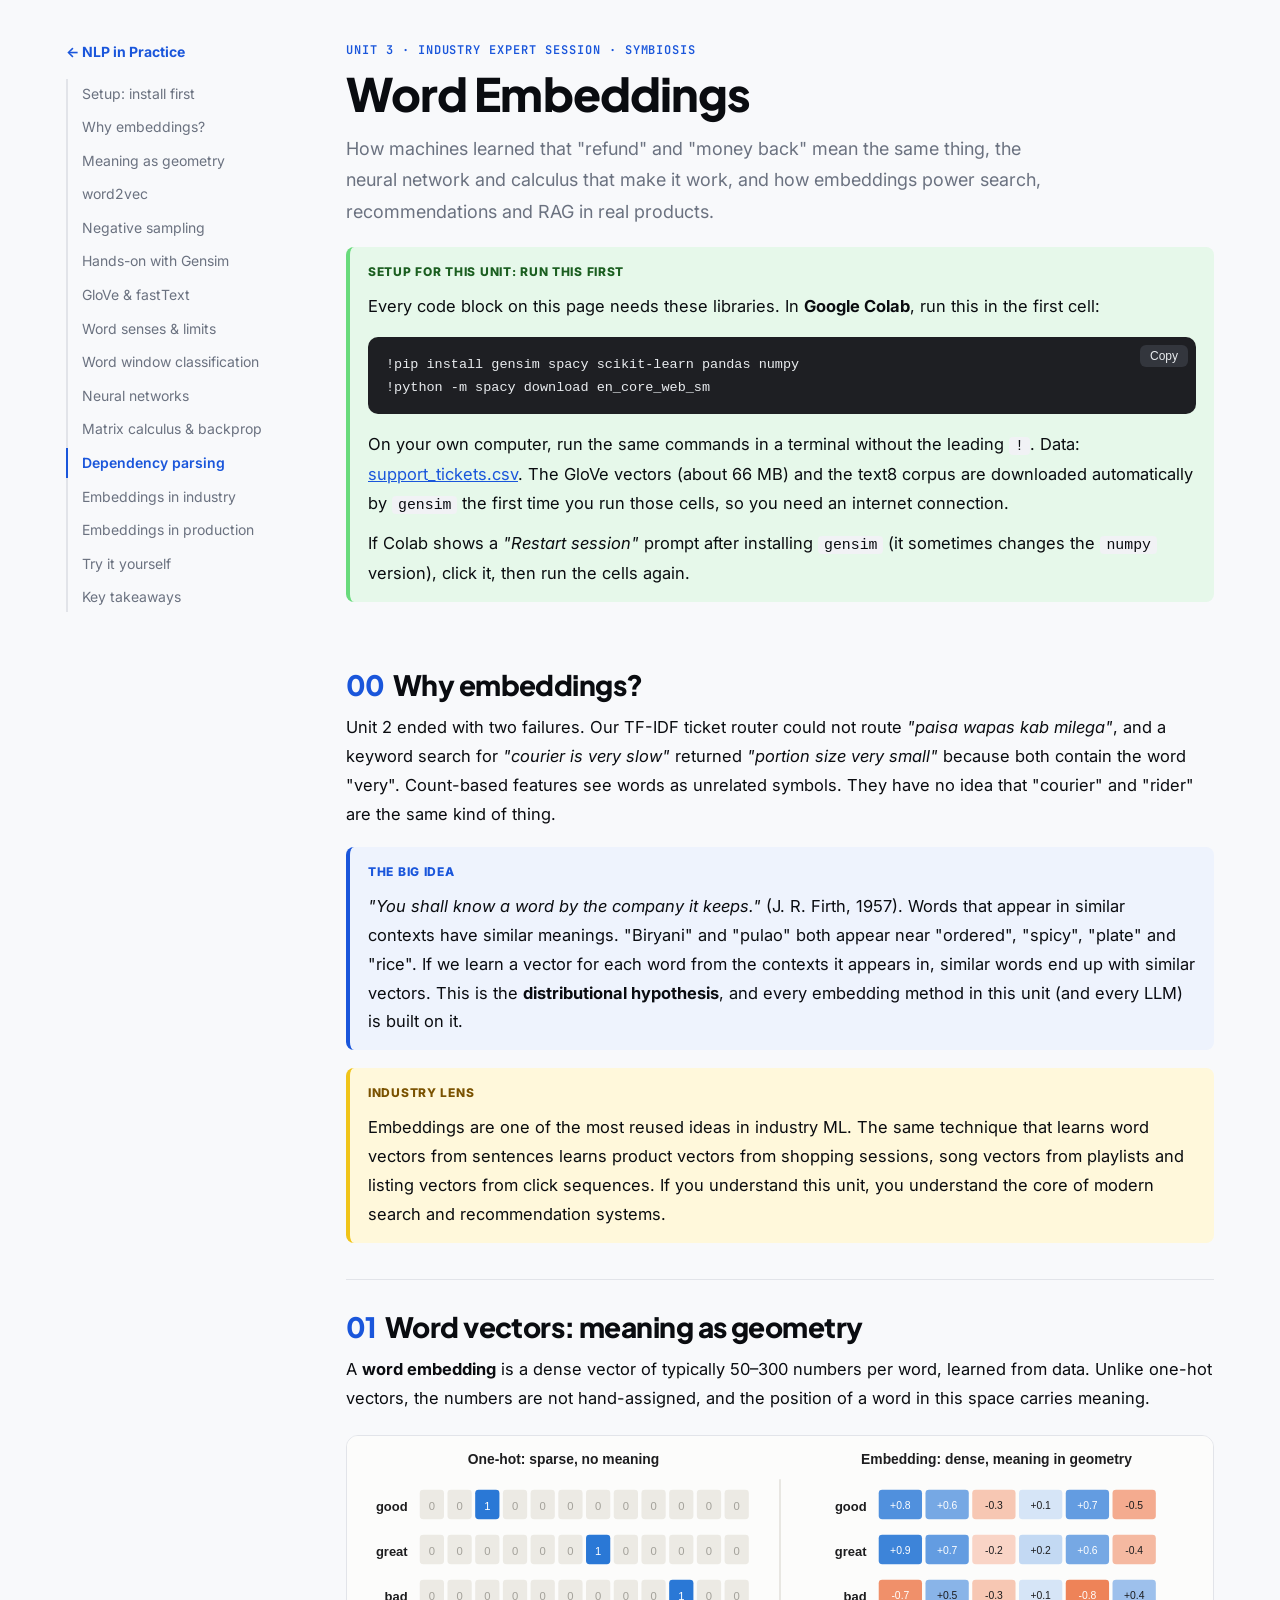
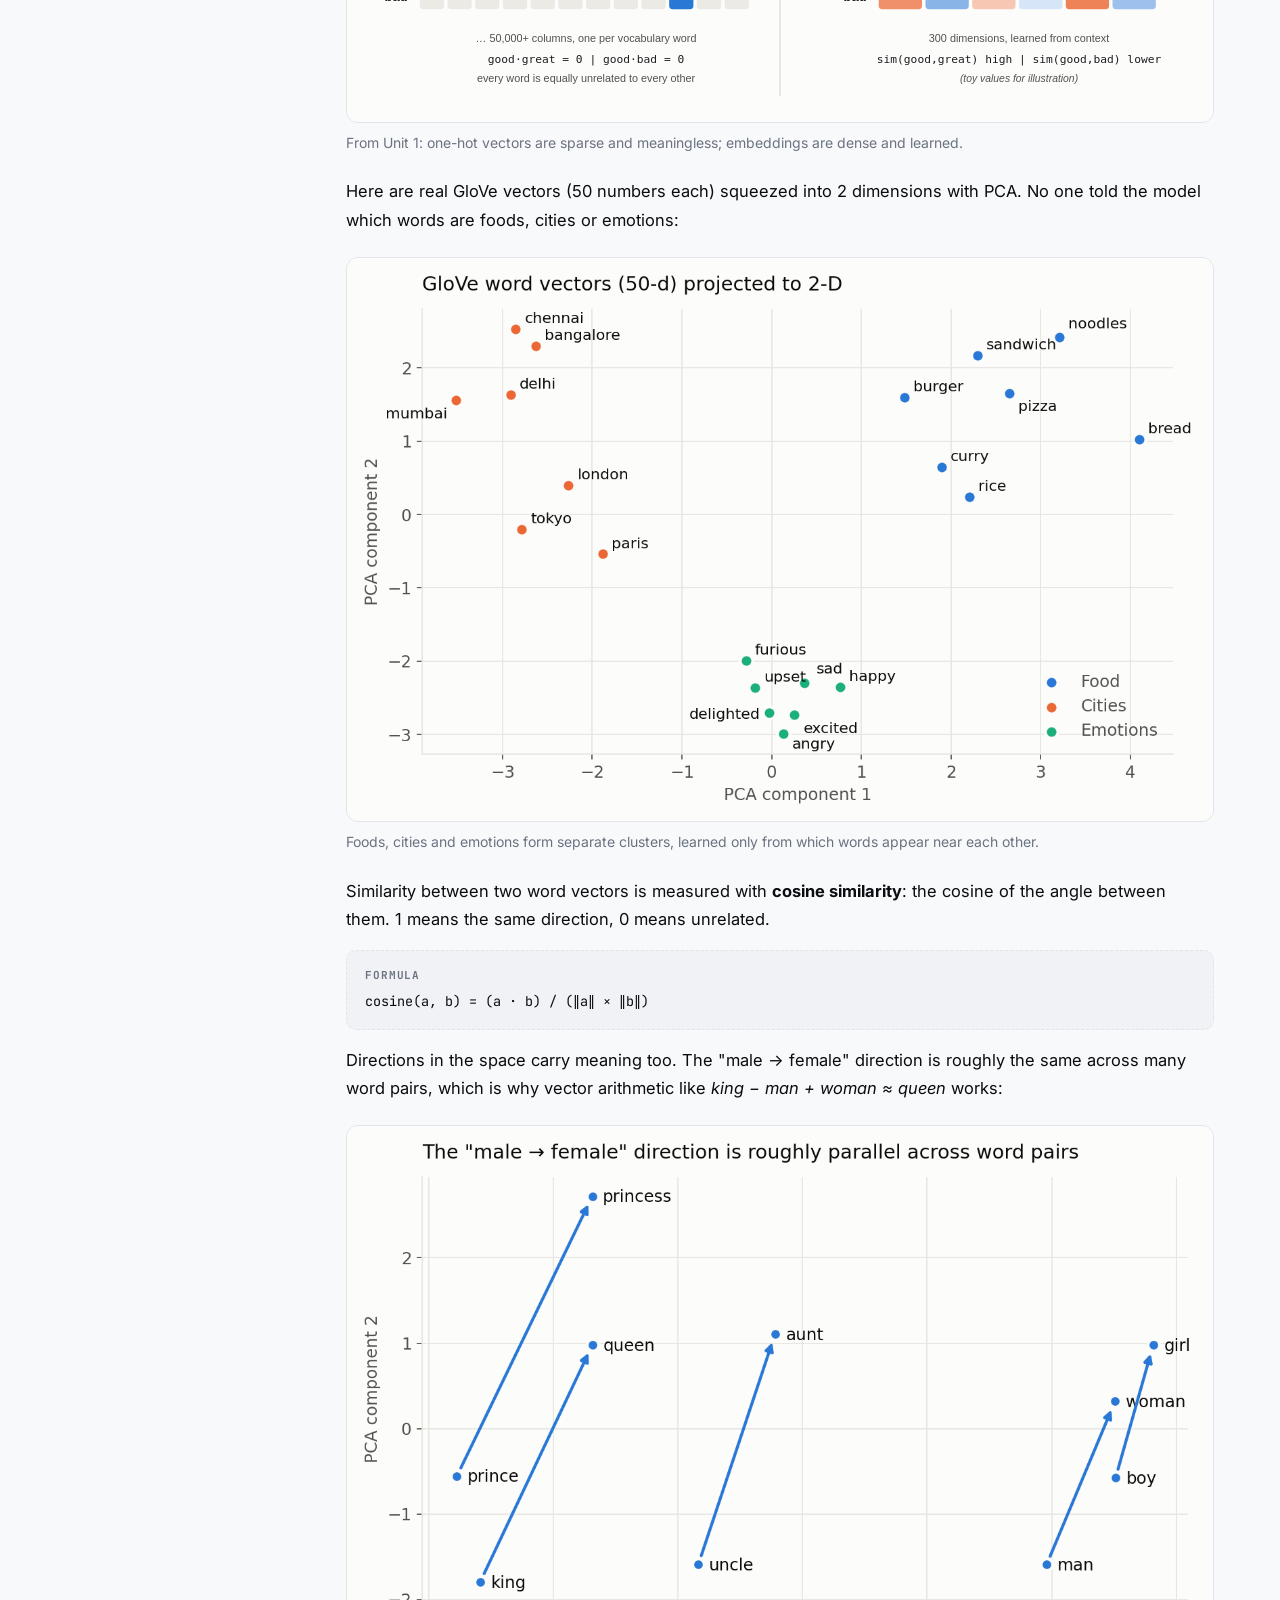
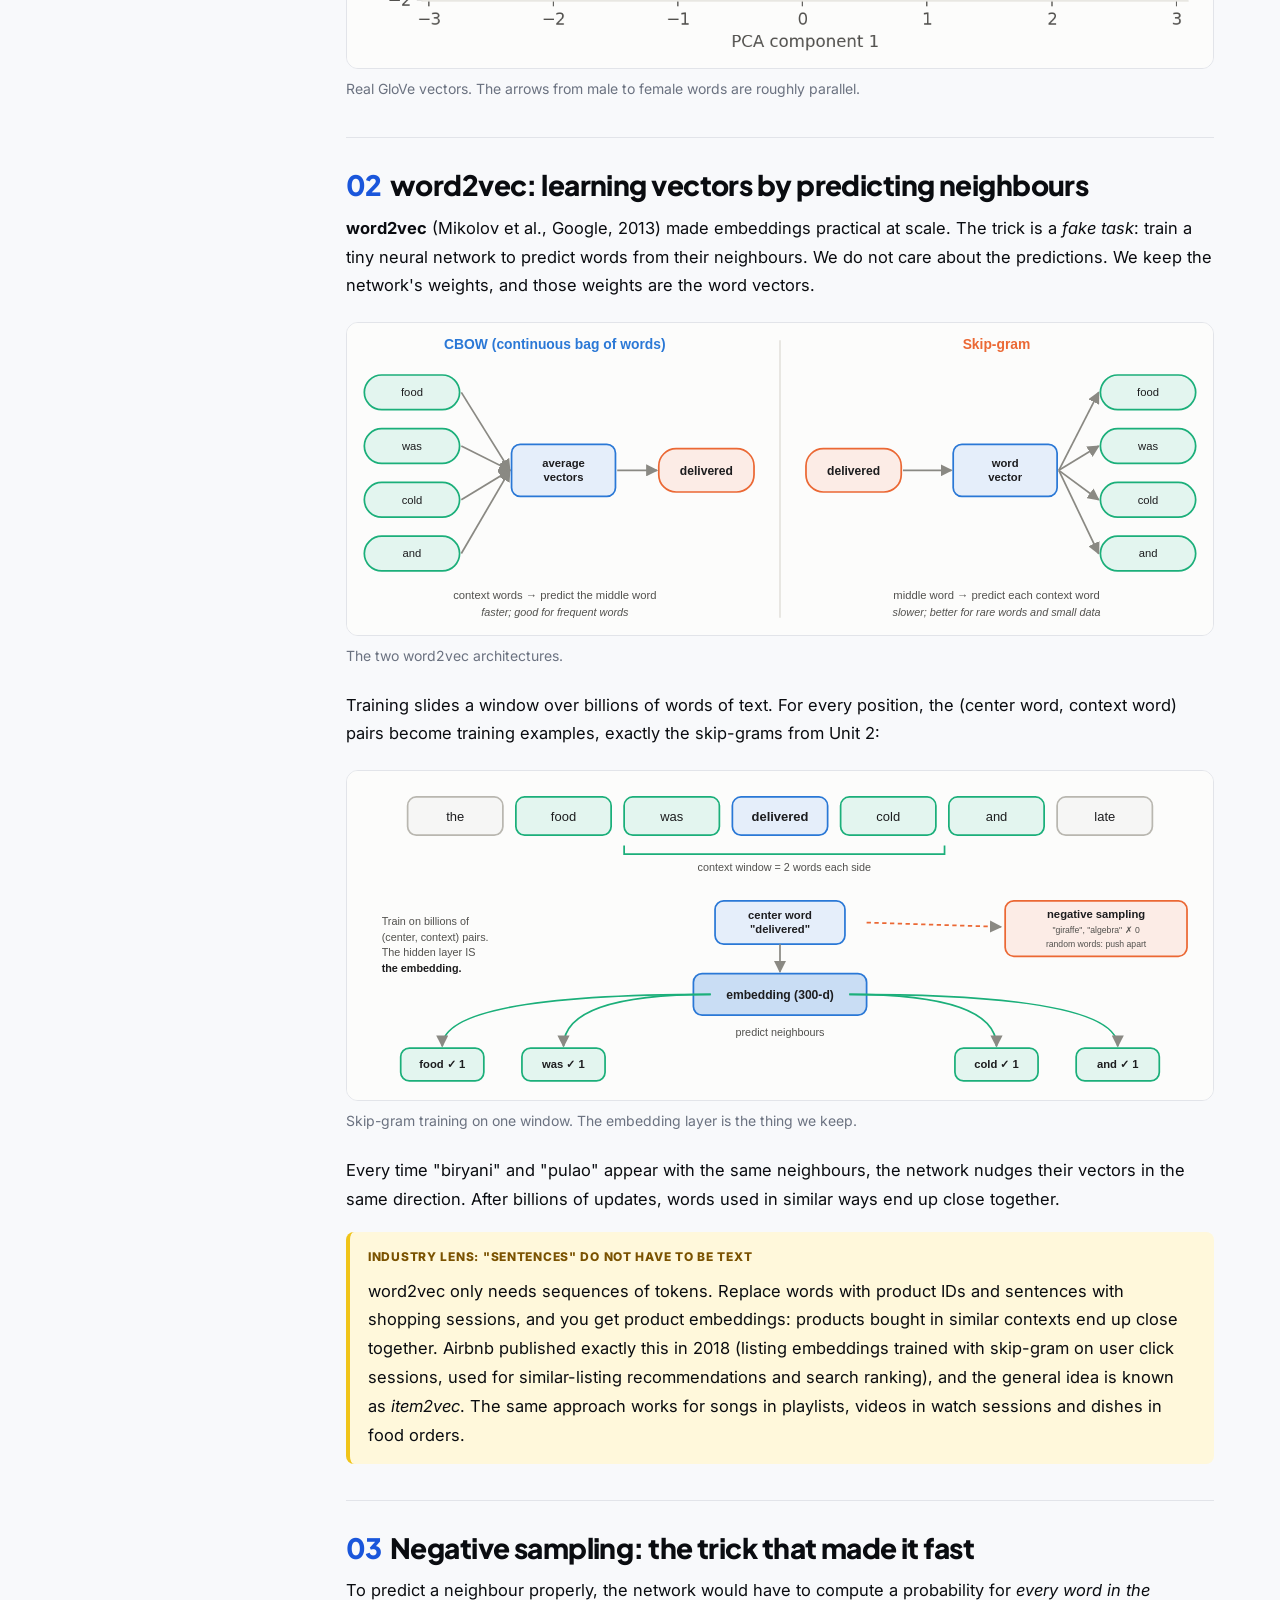
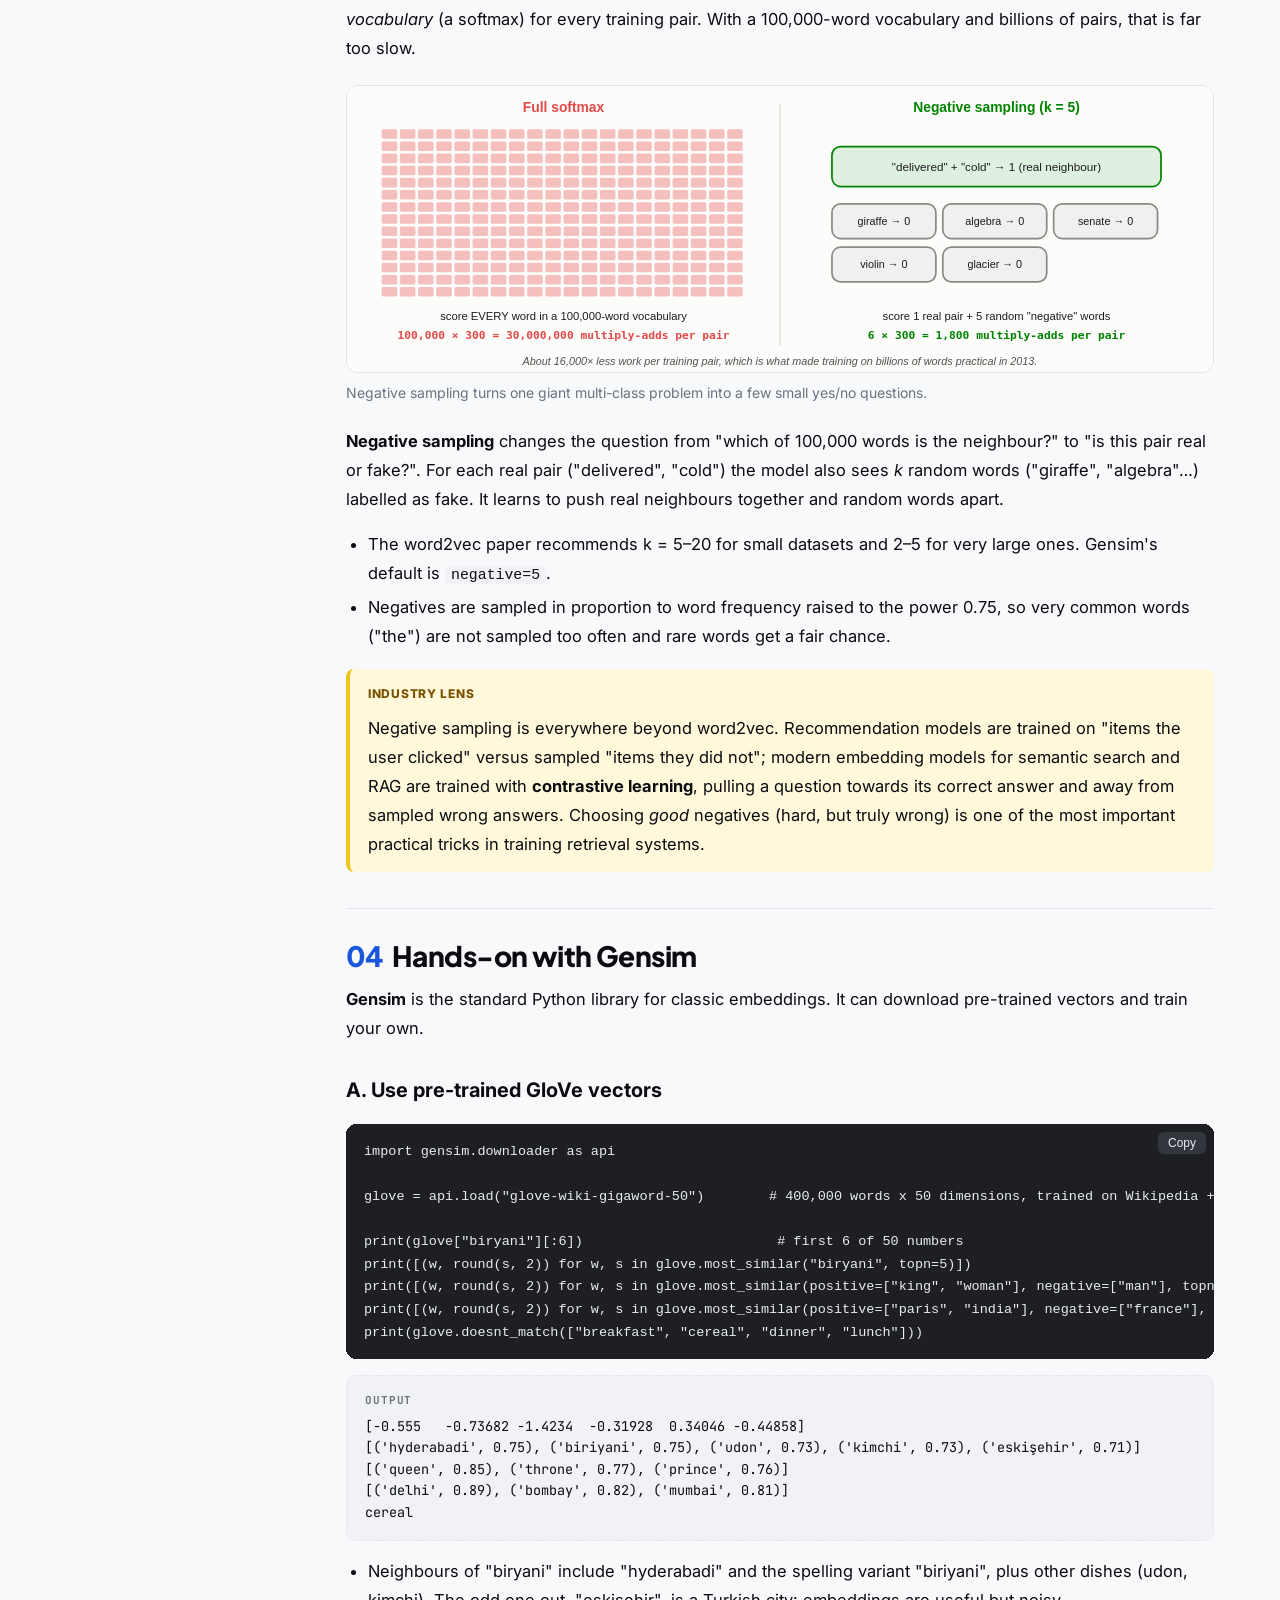
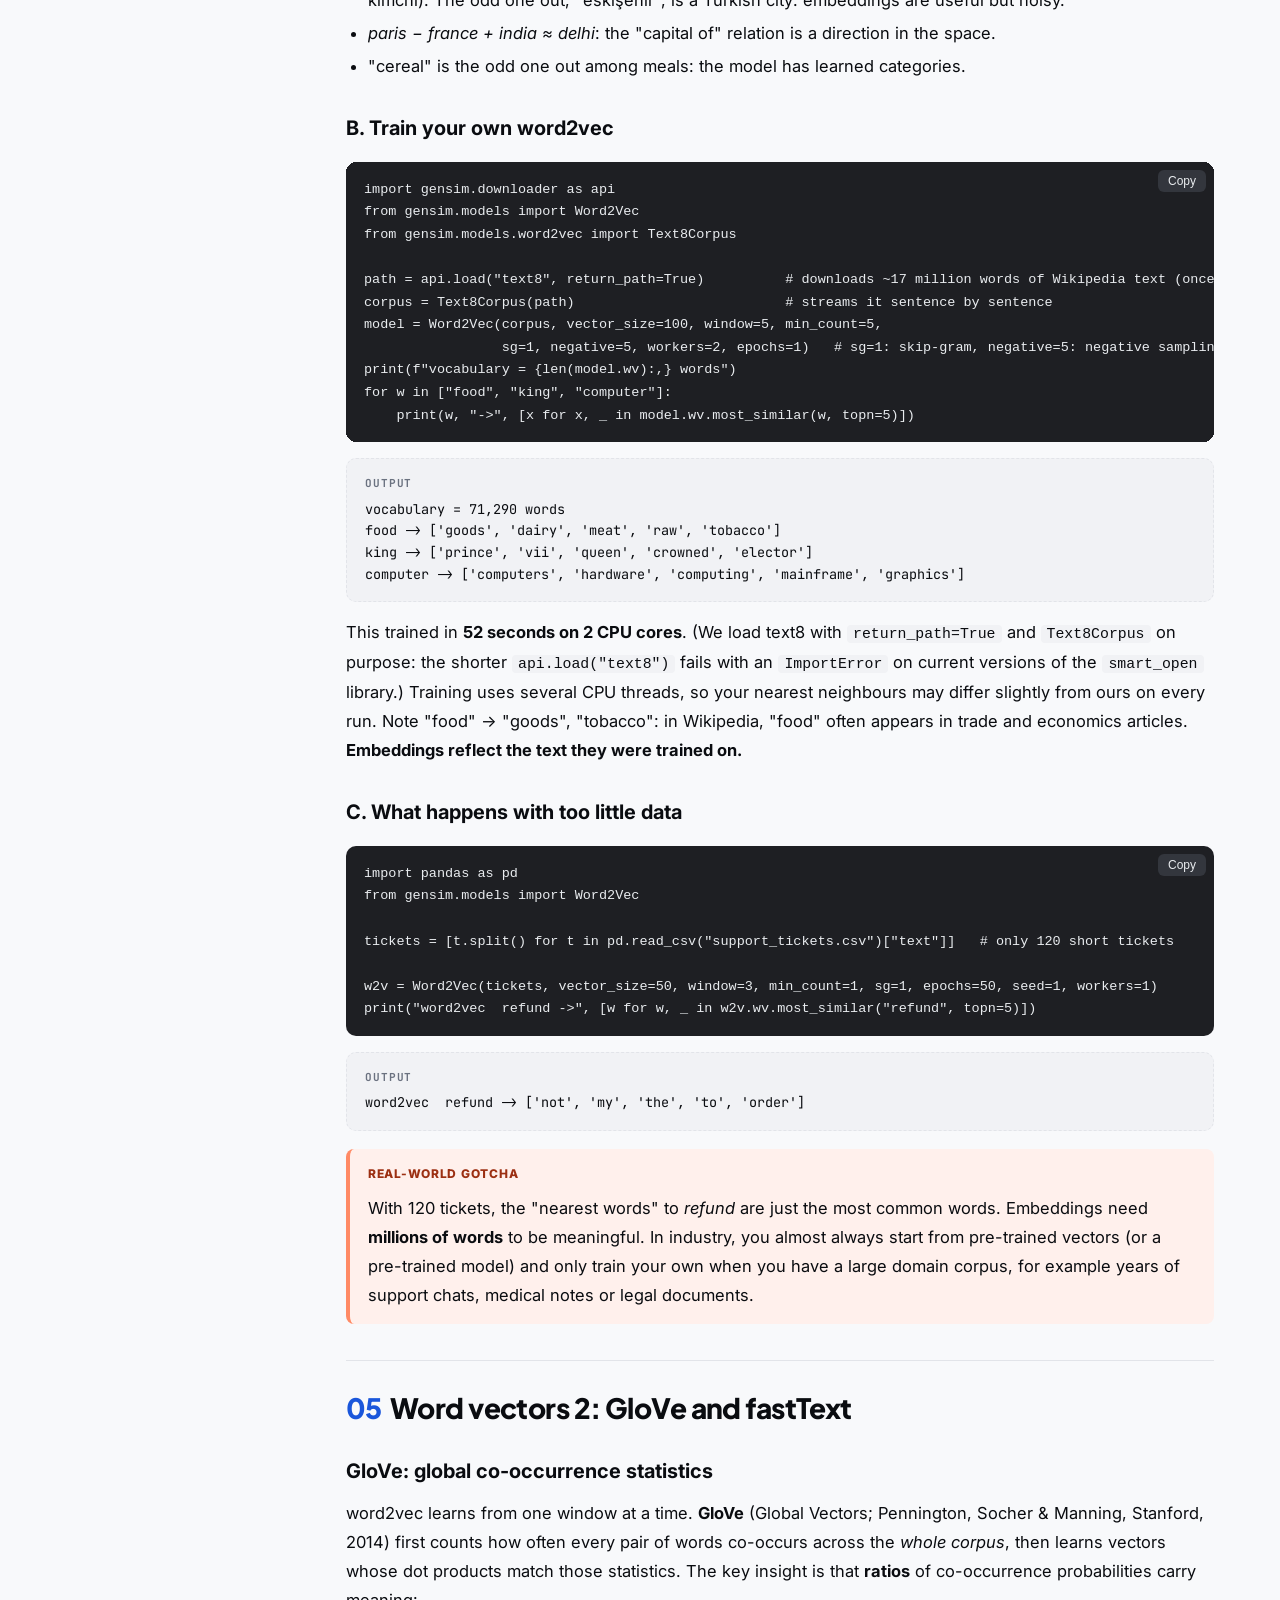
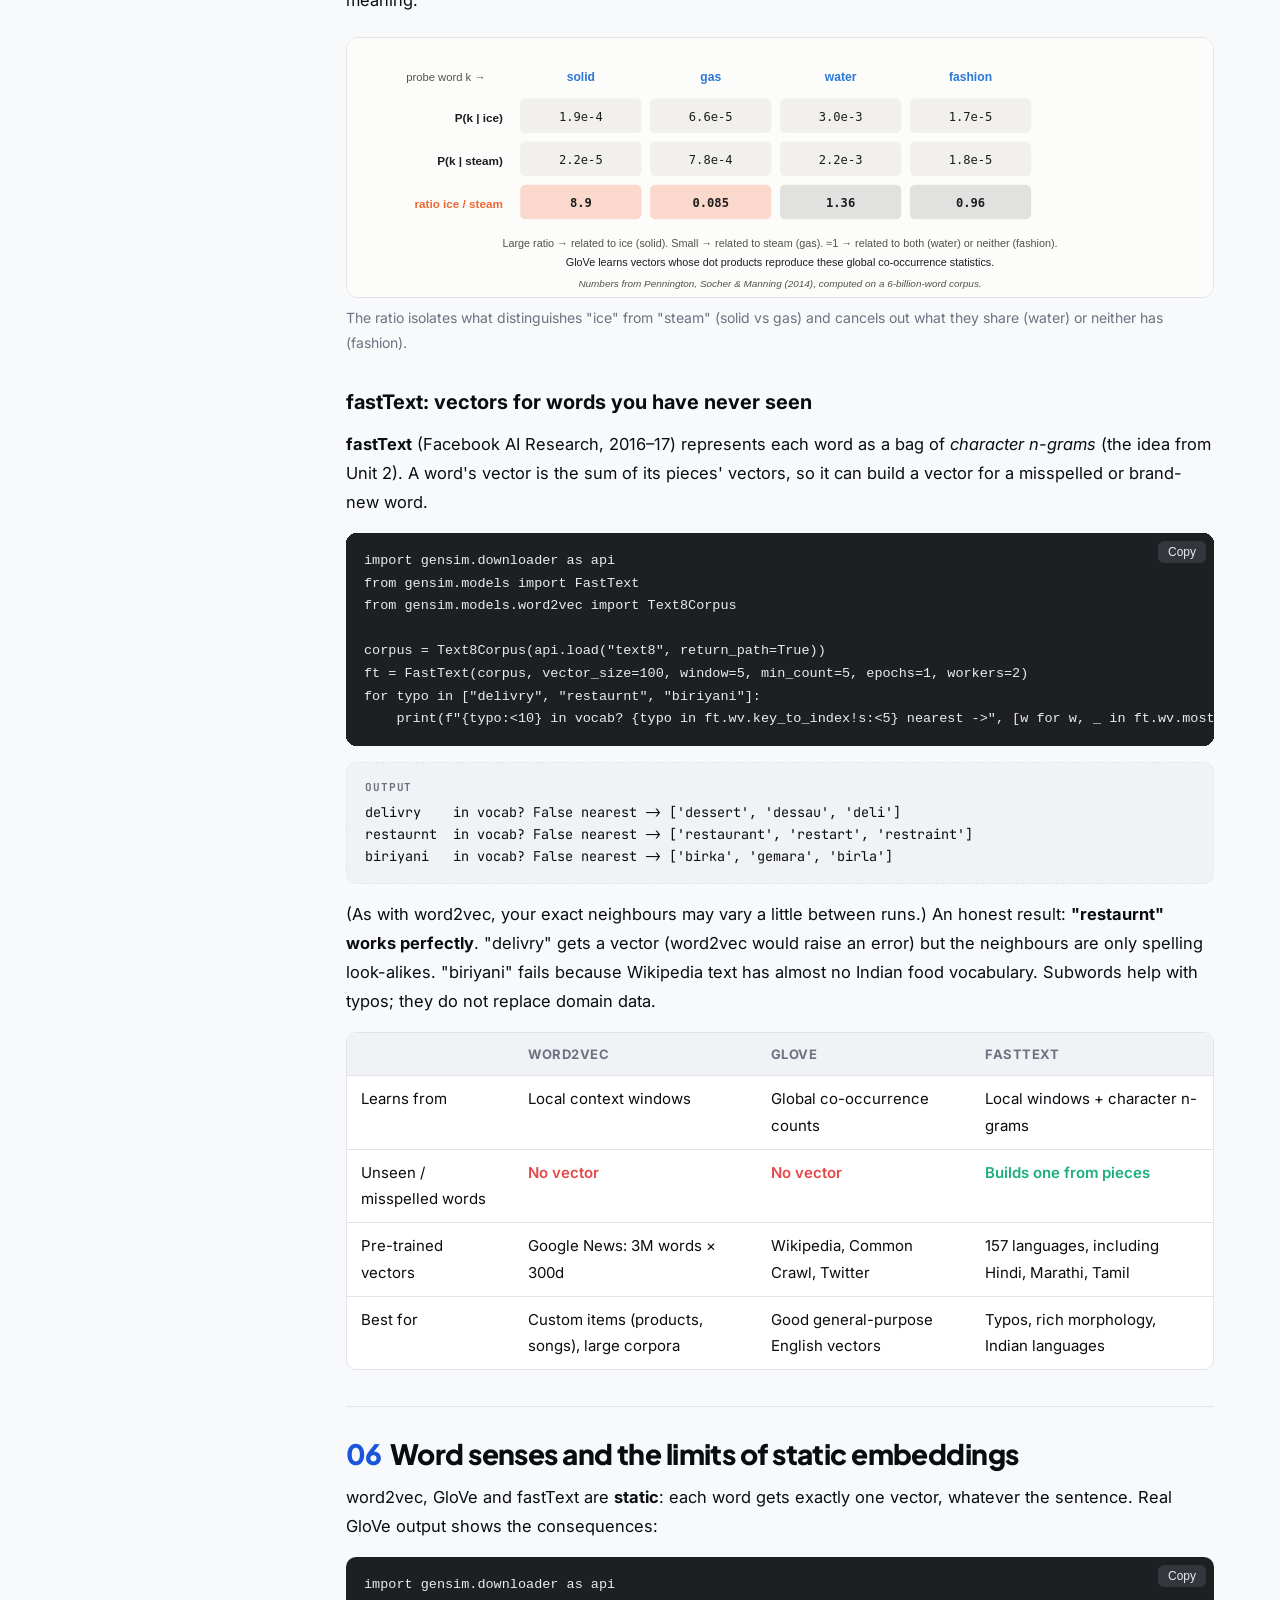
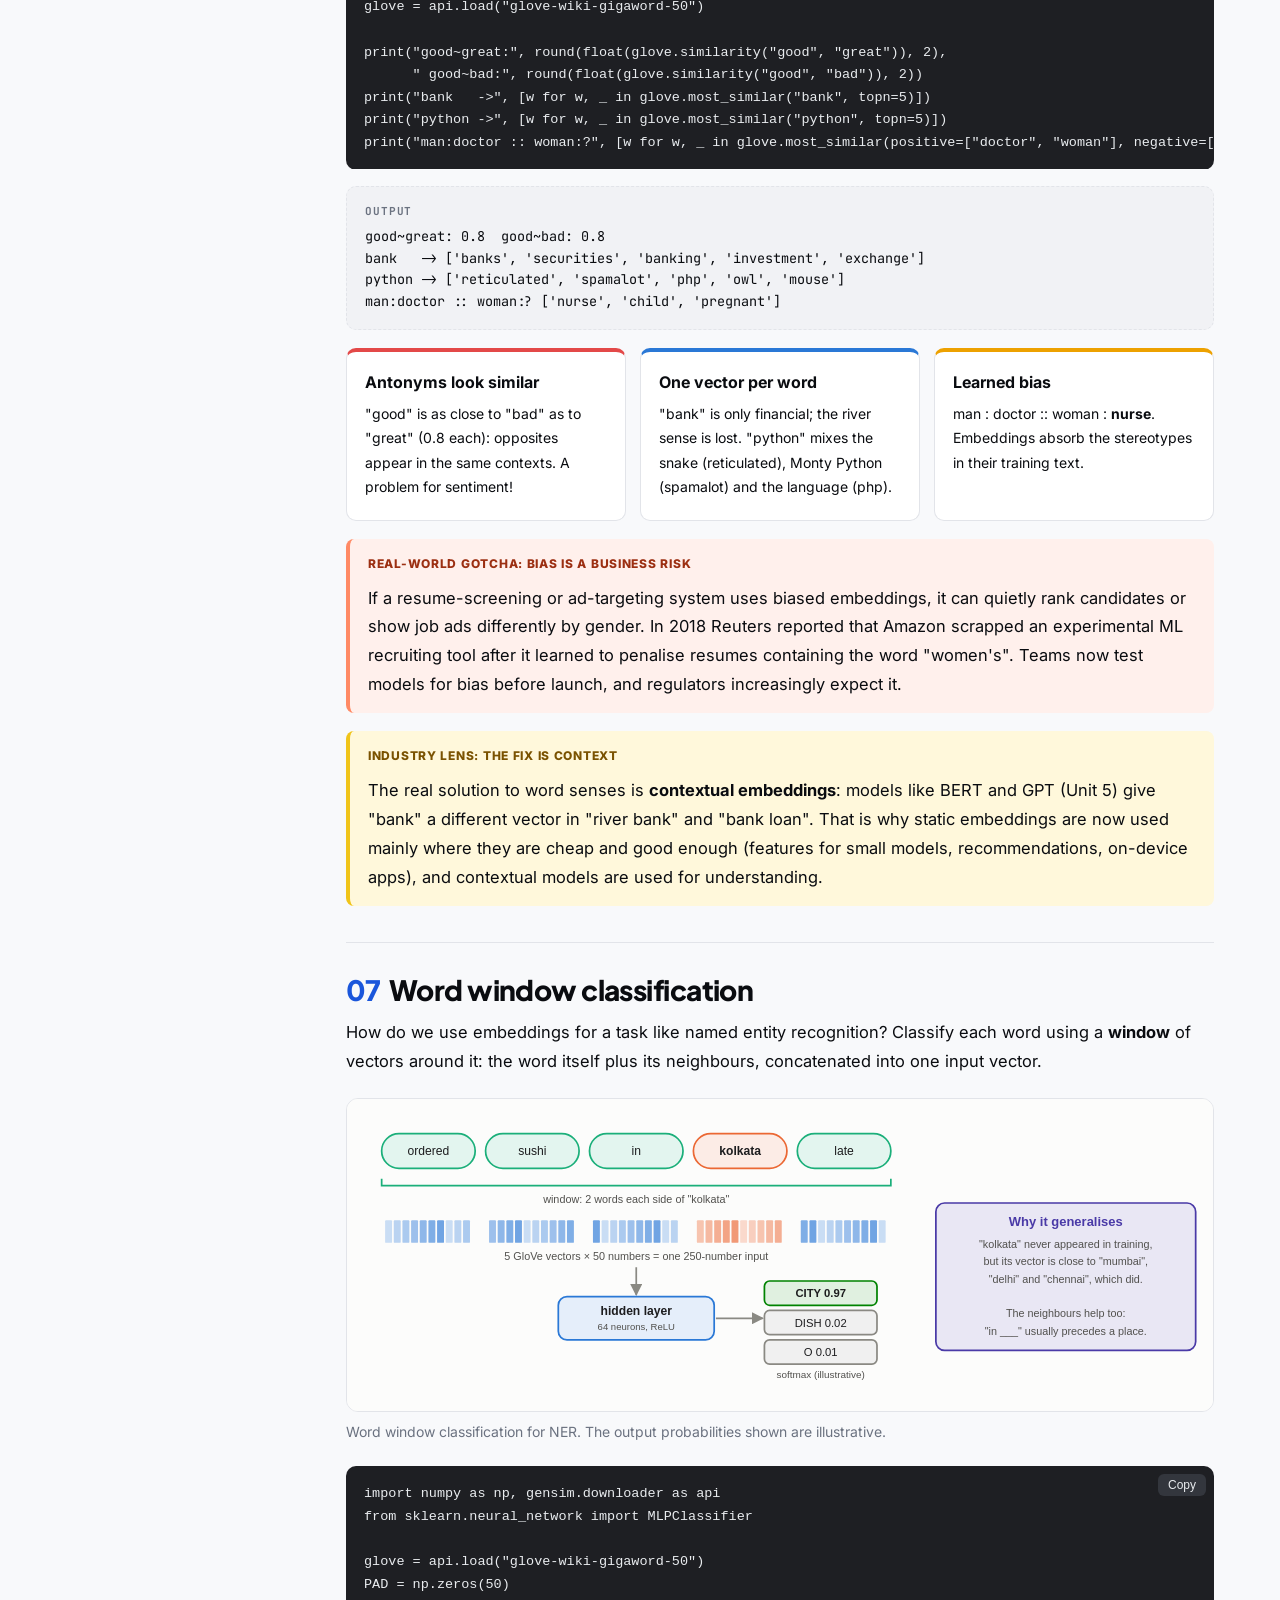
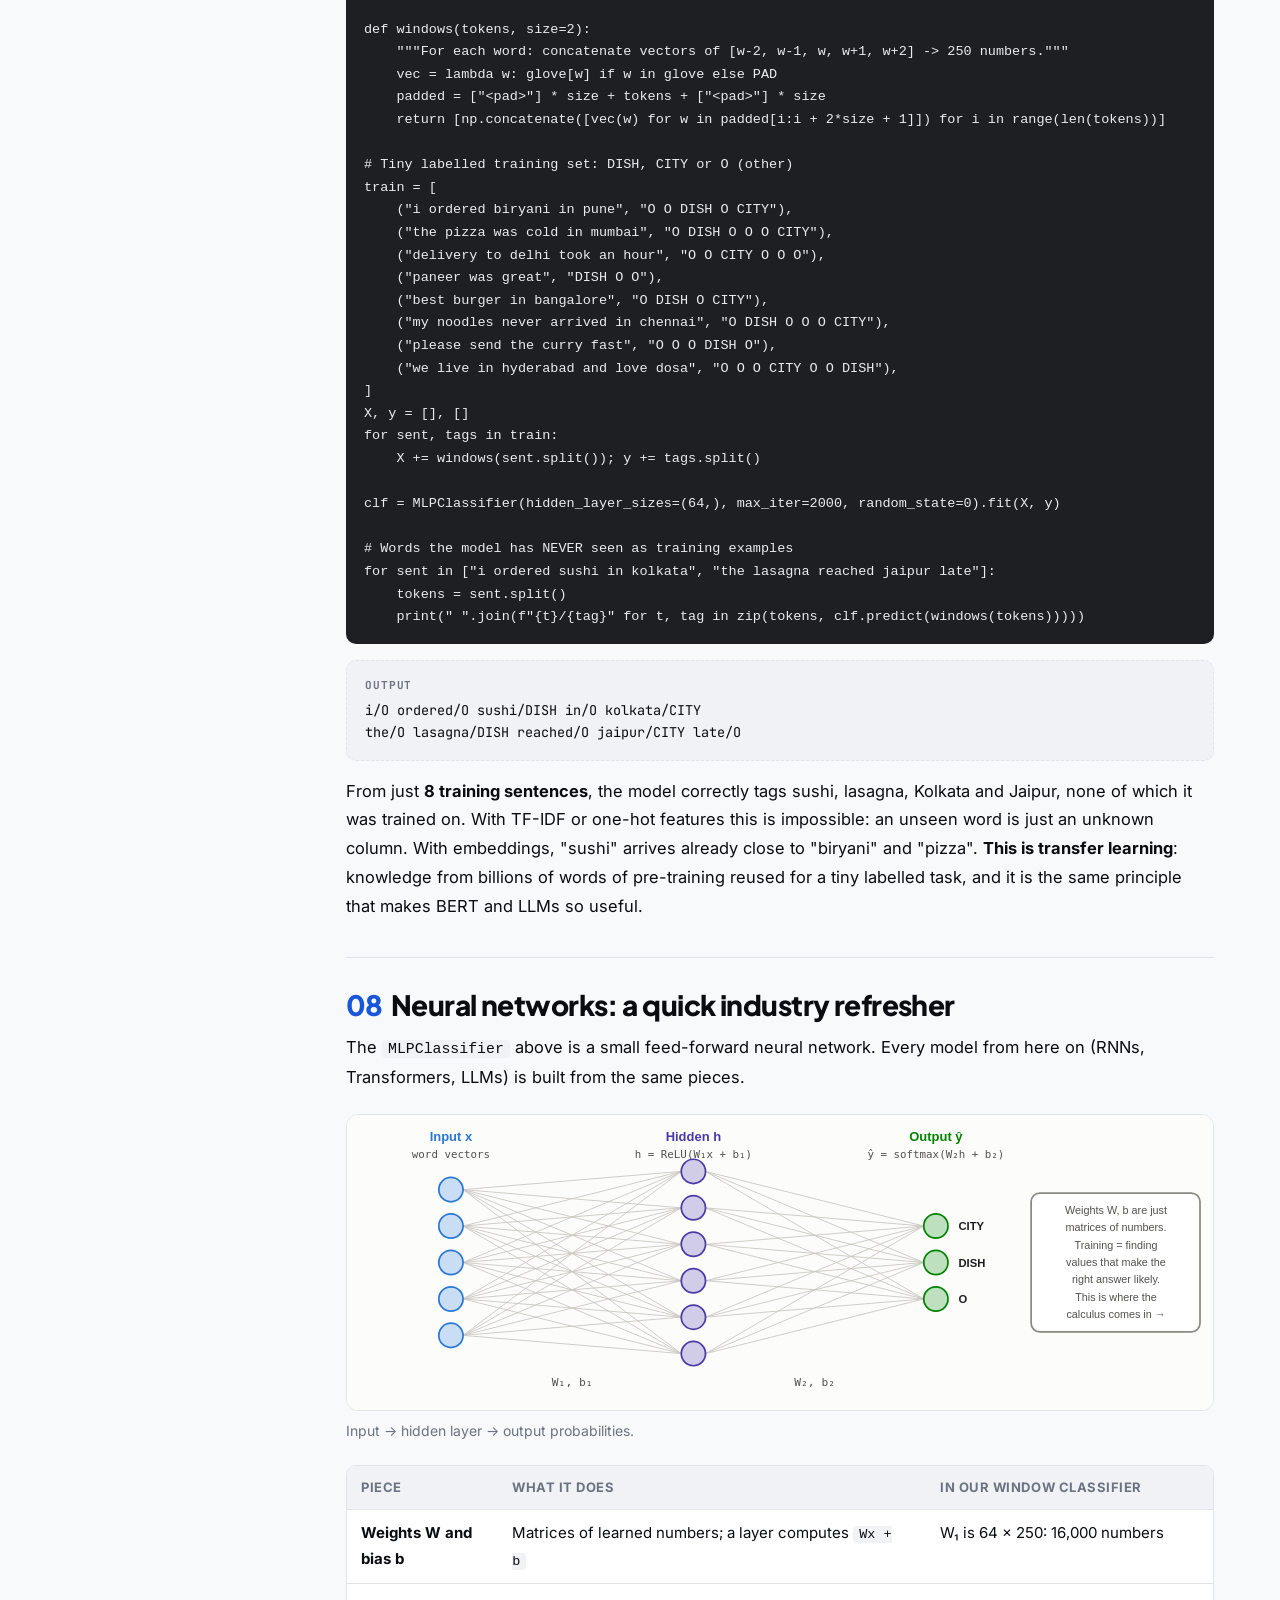
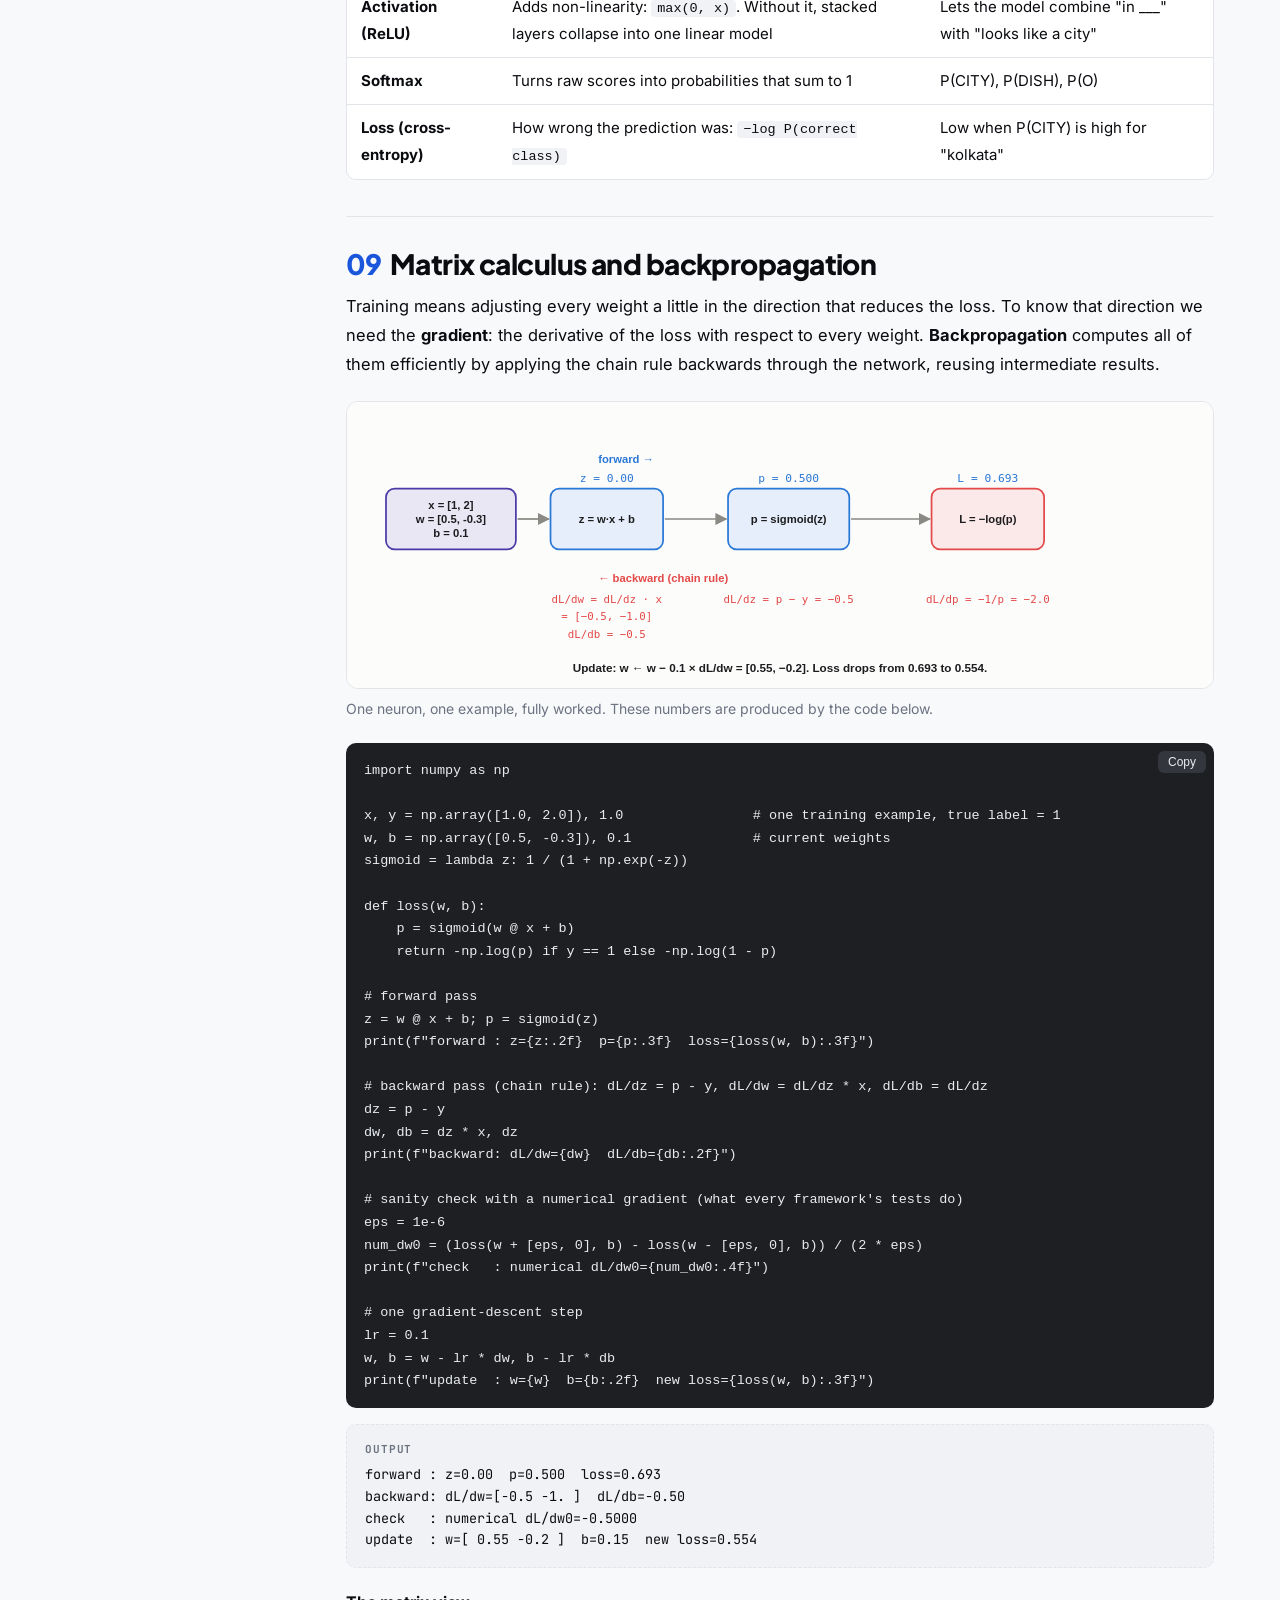
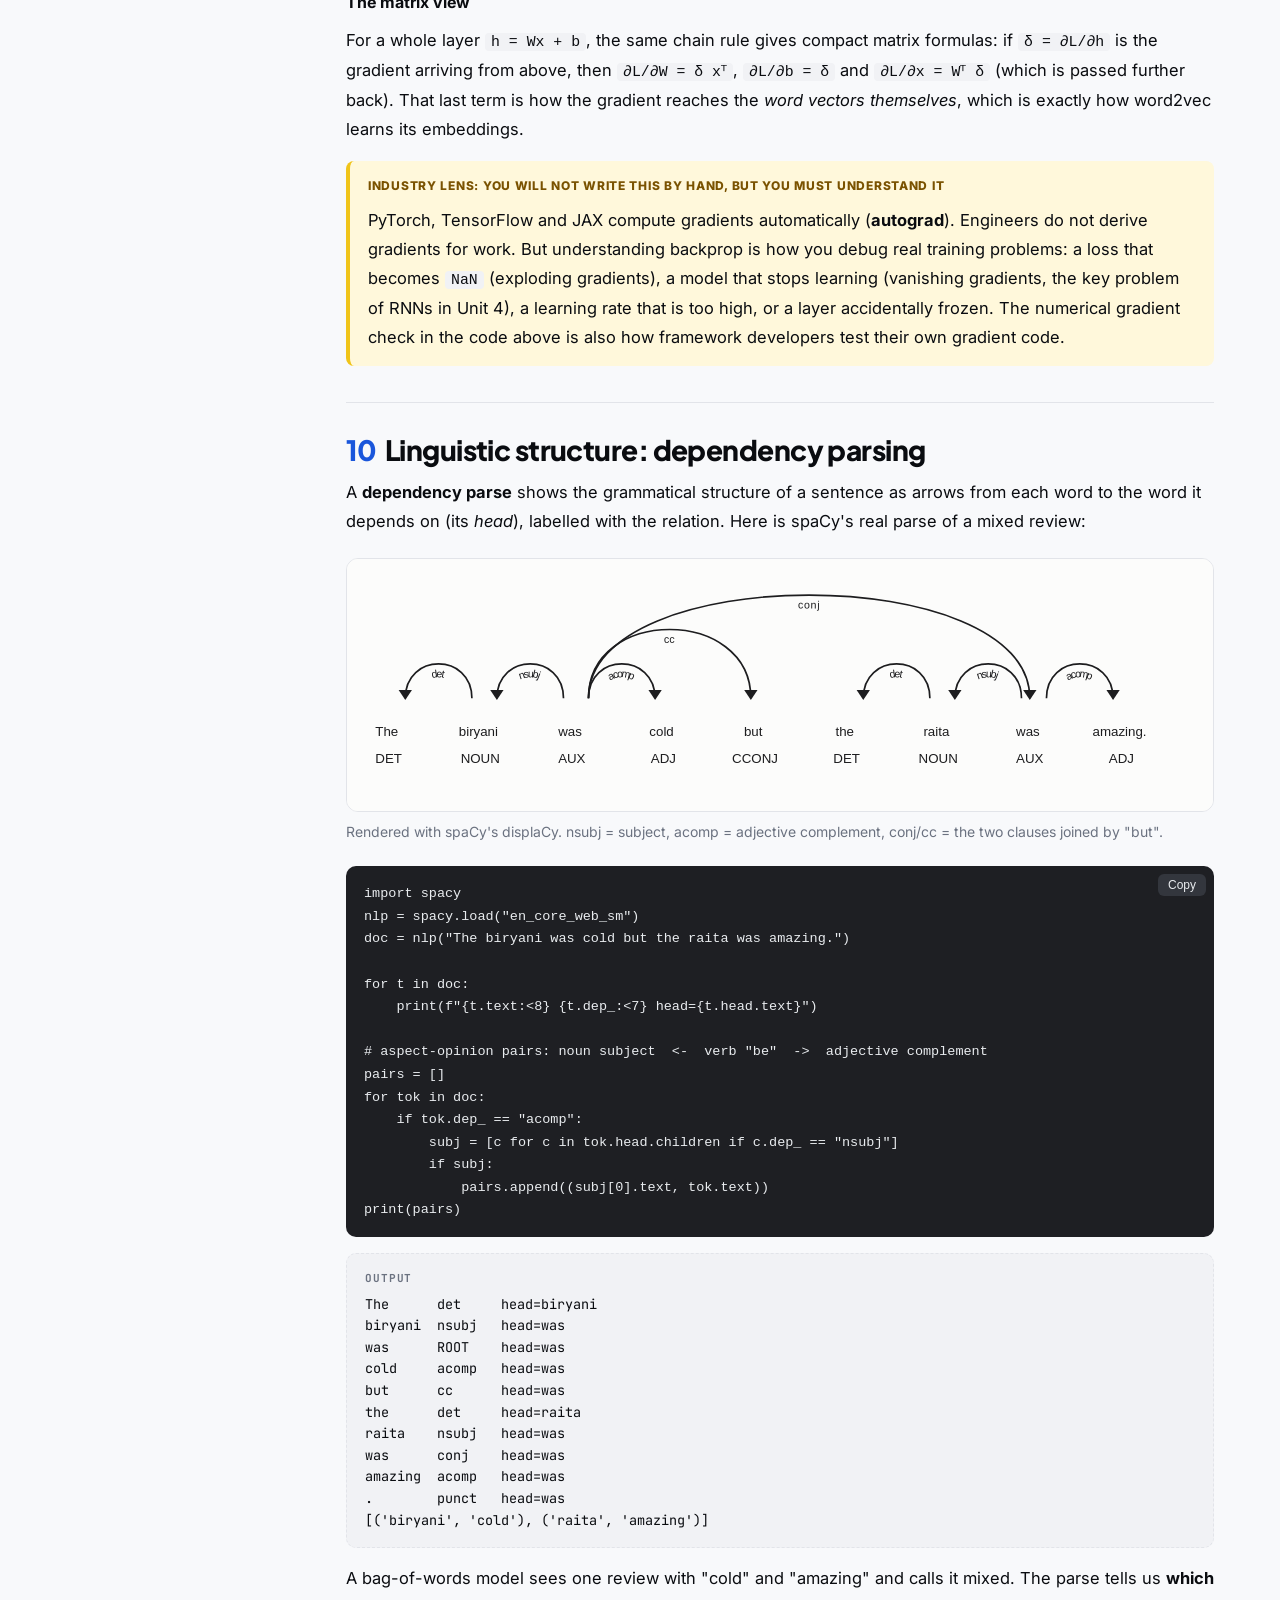
<file: nlp_session_site/unit3_word_embeddings.html>
<!doctype html>
<html lang="en">
<head>
<meta charset="utf-8">
<meta name="viewport" content="width=device-width, initial-scale=1">
<title>Unit 3 · Word Embeddings | NLP in Practice</title>
<meta name="description" content="Industry-focused notes on word embeddings: word2vec, negative sampling, Gensim, GloVe, word senses, window classification, neural networks, backpropagation, dependency parsing and semantic search.">
<link rel="preconnect" href="https://fonts.googleapis.com">
<link href="https://fonts.googleapis.com/css2?family=Inter:wght@400;500;600;700&family=Plus+Jakarta+Sans:wght@700;800&family=JetBrains+Mono:wght@400;500;600&display=swap" rel="stylesheet">
<link rel="stylesheet" href="static/css/style.css">
</head>
<body>
<div class="layout">

<nav class="toc" aria-label="On this page">
  <a class="home" href="index.html">← NLP in Practice</a>
  <ol>
    <li><a href="#setup">Setup: install first</a></li>
    <li><a href="#why">Why embeddings?</a></li>
    <li><a href="#vectors">Meaning as geometry</a></li>
    <li><a href="#word2vec">word2vec</a></li>
    <li><a href="#negative-sampling">Negative sampling</a></li>
    <li><a href="#gensim">Hands-on with Gensim</a></li>
    <li><a href="#glove">GloVe &amp; fastText</a></li>
    <li><a href="#senses">Word senses &amp; limits</a></li>
    <li><a href="#window">Word window classification</a></li>
    <li><a href="#nn">Neural networks</a></li>
    <li><a href="#backprop">Matrix calculus &amp; backprop</a></li>
    <li><a href="#parsing">Dependency parsing</a></li>
    <li><a href="#industry">Embeddings in industry</a></li>
    <li><a href="#production">Embeddings in production</a></li>
    <li><a href="#practice">Try it yourself</a></li>
    <li><a href="#takeaways">Key takeaways</a></li>
  </ol>
</nav>

<main>
<header>
  <div class="eyebrow">Unit 3 · Industry Expert Session · Symbiosis</div>
  <h1>Word Embeddings</h1>
  <p class="sub">How machines learned that "refund" and "money back" mean the same thing, the neural network and calculus that make it work, and how embeddings power search, recommendations and RAG in real products.</p>
</header>

<div class="callout demo" id="setup">
  <span class="label">Setup for this unit: run this first</span>
  <p>Every code block on this page needs these libraries. In <strong>Google Colab</strong>, run this in the first cell:</p>
<pre><code>!pip install gensim spacy scikit-learn pandas numpy
!python -m spacy download en_core_web_sm</code></pre>
  <p>On your own computer, run the same commands in a terminal without the leading <code>!</code>. Data: <a href="static/data/support_tickets.csv" download>support_tickets.csv</a>. The GloVe vectors (about 66 MB) and the text8 corpus are downloaded automatically by <code>gensim</code> the first time you run those cells, so you need an internet connection.</p>
  <p>If Colab shows a <em>"Restart session"</em> prompt after installing <code>gensim</code> (it sometimes changes the <code>numpy</code> version), click it, then run the cells again.</p>
</div>

<!-- 0 -->
<section id="why">
  <h2><span class="num">00</span>Why embeddings?</h2>
  <p>Unit 2 ended with two failures. Our TF-IDF ticket router could not route <em>"paisa wapas kab milega"</em>, and a keyword search for <em>"courier is very slow"</em> returned <em>"portion size very small"</em> because both contain the word "very". Count-based features see words as unrelated symbols. They have no idea that "courier" and "rider" are the same kind of thing.</p>
  <div class="callout thread">
    <span class="label">The big idea</span>
    <p><em>"You shall know a word by the company it keeps."</em> (J. R. Firth, 1957). Words that appear in similar contexts have similar meanings. "Biryani" and "pulao" both appear near "ordered", "spicy", "plate" and "rice". If we learn a vector for each word from the contexts it appears in, similar words end up with similar vectors. This is the <strong>distributional hypothesis</strong>, and every embedding method in this unit (and every LLM) is built on it.</p>
  </div>
  <div class="callout industry">
    <span class="label">Industry lens</span>
    <p>Embeddings are one of the most reused ideas in industry ML. The same technique that learns word vectors from sentences learns product vectors from shopping sessions, song vectors from playlists and listing vectors from click sequences. If you understand this unit, you understand the core of modern search and recommendation systems.</p>
  </div>
</section>

<!-- 1 -->
<section id="vectors">
  <h2><span class="num">01</span>Word vectors: meaning as geometry</h2>
  <p>A <strong>word embedding</strong> is a dense vector of typically 50–300 numbers per word, learned from data. Unlike one-hot vectors, the numbers are not hand-assigned, and the position of a word in this space carries meaning.</p>
  <figure>
    <img src="static/images/unit1/onehot_vs_dense.svg" alt="One-hot vectors where good, great and bad are all equally unrelated, compared with dense embeddings where good and great have similar values" loading="lazy">
    <figcaption>From Unit 1: one-hot vectors are sparse and meaningless; embeddings are dense and learned.</figcaption>
  </figure>
  <p>Here are real GloVe vectors (50 numbers each) squeezed into 2 dimensions with PCA. No one told the model which words are foods, cities or emotions:</p>
  <figure>
    <img src="static/images/unit3/embeddings_clusters.png" alt="Scatter plot of GloVe word vectors projected to 2D: food words, city names and emotion words form three separate clusters" loading="lazy">
    <figcaption>Foods, cities and emotions form separate clusters, learned only from which words appear near each other.</figcaption>
  </figure>
  <p>Similarity between two word vectors is measured with <strong>cosine similarity</strong>: the cosine of the angle between them. 1 means the same direction, 0 means unrelated.</p>
<pre class="output formula">cosine(a, b) = (a · b) / (‖a‖ × ‖b‖)</pre>
  <p>Directions in the space carry meaning too. The "male → female" direction is roughly the same across many word pairs, which is why vector arithmetic like <em>king − man + woman ≈ queen</em> works:</p>
  <figure>
    <img src="static/images/unit3/embeddings_analogy.png" alt="GloVe vectors for man, woman, king, queen, boy, girl, prince, princess, uncle and aunt projected to 2D, with arrows from each male word to its female counterpart pointing in roughly the same direction" loading="lazy">
    <figcaption>Real GloVe vectors. The arrows from male to female words are roughly parallel.</figcaption>
  </figure>
</section>

<!-- 2 -->
<section id="word2vec">
  <h2><span class="num">02</span>word2vec: learning vectors by predicting neighbours</h2>
  <p><strong>word2vec</strong> (Mikolov et al., Google, 2013) made embeddings practical at scale. The trick is a <em>fake task</em>: train a tiny neural network to predict words from their neighbours. We do not care about the predictions. We keep the network's weights, and those weights are the word vectors.</p>
  <figure>
    <img src="static/images/unit3/cbow_vs_skipgram.svg" alt="CBOW averages the context words food, was, cold, and to predict the middle word delivered; skip-gram uses delivered to predict each context word" loading="lazy">
    <figcaption>The two word2vec architectures.</figcaption>
  </figure>
  <p>Training slides a window over billions of words of text. For every position, the (center word, context word) pairs become training examples, exactly the skip-grams from Unit 2:</p>
  <figure>
    <img src="static/images/unit3/skipgram.svg" alt="A context window of two words each side around delivered; the center word is looked up in the embedding layer and trained to predict its neighbours food, was, cold and and, while random negative words are pushed apart" loading="lazy">
    <figcaption>Skip-gram training on one window. The embedding layer is the thing we keep.</figcaption>
  </figure>
  <p>Every time "biryani" and "pulao" appear with the same neighbours, the network nudges their vectors in the same direction. After billions of updates, words used in similar ways end up close together.</p>
  <div class="callout industry">
    <span class="label">Industry lens: "sentences" do not have to be text</span>
    <p>word2vec only needs sequences of tokens. Replace words with product IDs and sentences with shopping sessions, and you get product embeddings: products bought in similar contexts end up close together. Airbnb published exactly this in 2018 (listing embeddings trained with skip-gram on user click sessions, used for similar-listing recommendations and search ranking), and the general idea is known as <em>item2vec</em>. The same approach works for songs in playlists, videos in watch sessions and dishes in food orders.</p>
  </div>
</section>

<!-- 3 -->
<section id="negative-sampling">
  <h2><span class="num">03</span>Negative sampling: the trick that made it fast</h2>
  <p>To predict a neighbour properly, the network would have to compute a probability for <em>every word in the vocabulary</em> (a softmax) for every training pair. With a 100,000-word vocabulary and billions of pairs, that is far too slow.</p>
  <figure>
    <img src="static/images/unit3/negative_sampling.svg" alt="Full softmax scores all 100,000 words, costing 30 million multiply-adds per pair; negative sampling scores one real pair plus five random words, costing 1,800" loading="lazy">
    <figcaption>Negative sampling turns one giant multi-class problem into a few small yes/no questions.</figcaption>
  </figure>
  <p><strong>Negative sampling</strong> changes the question from "which of 100,000 words is the neighbour?" to "is this pair real or fake?". For each real pair ("delivered", "cold") the model also sees <em>k</em> random words ("giraffe", "algebra"…) labelled as fake. It learns to push real neighbours together and random words apart.</p>
  <ul>
    <li>The word2vec paper recommends k = 5–20 for small datasets and 2–5 for very large ones. Gensim's default is <code>negative=5</code>.</li>
    <li>Negatives are sampled in proportion to word frequency raised to the power 0.75, so very common words ("the") are not sampled too often and rare words get a fair chance.</li>
  </ul>
  <div class="callout industry">
    <span class="label">Industry lens</span>
    <p>Negative sampling is everywhere beyond word2vec. Recommendation models are trained on "items the user clicked" versus sampled "items they did not"; modern embedding models for semantic search and RAG are trained with <strong>contrastive learning</strong>, pulling a question towards its correct answer and away from sampled wrong answers. Choosing <em>good</em> negatives (hard, but truly wrong) is one of the most important practical tricks in training retrieval systems.</p>
  </div>
</section>

<!-- 4 -->
<section id="gensim">
  <h2><span class="num">04</span>Hands-on with Gensim</h2>
  <p><strong>Gensim</strong> is the standard Python library for classic embeddings. It can download pre-trained vectors and train your own.</p>

  <h3>A. Use pre-trained GloVe vectors</h3>
<pre><code>import gensim.downloader as api

glove = api.load("glove-wiki-gigaword-50")        # 400,000 words x 50 dimensions, trained on Wikipedia + news

print(glove["biryani"][:6])                        # first 6 of 50 numbers
print([(w, round(s, 2)) for w, s in glove.most_similar("biryani", topn=5)])
print([(w, round(s, 2)) for w, s in glove.most_similar(positive=["king", "woman"], negative=["man"], topn=3)])
print([(w, round(s, 2)) for w, s in glove.most_similar(positive=["paris", "india"], negative=["france"], topn=3)])
print(glove.doesnt_match(["breakfast", "cereal", "dinner", "lunch"]))</code></pre>
<pre class="output">[-0.555   -0.73682 -1.4234  -0.31928  0.34046 -0.44858]
[('hyderabadi', 0.75), ('biriyani', 0.75), ('udon', 0.73), ('kimchi', 0.73), ('eskişehir', 0.71)]
[('queen', 0.85), ('throne', 0.77), ('prince', 0.76)]
[('delhi', 0.89), ('bombay', 0.82), ('mumbai', 0.81)]
cereal</pre>
  <ul>
    <li>Neighbours of "biryani" include "hyderabadi" and the spelling variant "biriyani", plus other dishes (udon, kimchi). The odd one out, "eskişehir", is a Turkish city: embeddings are useful but noisy.</li>
    <li><em>paris − france + india ≈ delhi</em>: the "capital of" relation is a direction in the space.</li>
    <li>"cereal" is the odd one out among meals: the model has learned categories.</li>
  </ul>

  <h3>B. Train your own word2vec</h3>
<pre><code>import gensim.downloader as api
from gensim.models import Word2Vec
from gensim.models.word2vec import Text8Corpus

path = api.load("text8", return_path=True)          # downloads ~17 million words of Wikipedia text (once)
corpus = Text8Corpus(path)                          # streams it sentence by sentence
model = Word2Vec(corpus, vector_size=100, window=5, min_count=5,
                 sg=1, negative=5, workers=2, epochs=1)   # sg=1: skip-gram, negative=5: negative sampling
print(f"vocabulary = {len(model.wv):,} words")
for w in ["food", "king", "computer"]:
    print(w, "-&gt;", [x for x, _ in model.wv.most_similar(w, topn=5)])</code></pre>
<pre class="output">vocabulary = 71,290 words
food -&gt; ['goods', 'dairy', 'meat', 'raw', 'tobacco']
king -&gt; ['prince', 'vii', 'queen', 'crowned', 'elector']
computer -&gt; ['computers', 'hardware', 'computing', 'mainframe', 'graphics']</pre>
  <p>This trained in <strong>52 seconds on 2 CPU cores</strong>. (We load text8 with <code>return_path=True</code> and <code>Text8Corpus</code> on purpose: the shorter <code>api.load("text8")</code> fails with an <code>ImportError</code> on current versions of the <code>smart_open</code> library.) Training uses several CPU threads, so your nearest neighbours may differ slightly from ours on every run. Note "food" → "goods", "tobacco": in Wikipedia, "food" often appears in trade and economics articles. <strong>Embeddings reflect the text they were trained on.</strong></p>

  <h3>C. What happens with too little data</h3>
<pre><code>import pandas as pd
from gensim.models import Word2Vec

tickets = [t.split() for t in pd.read_csv("support_tickets.csv")["text"]]   # only 120 short tickets

w2v = Word2Vec(tickets, vector_size=50, window=3, min_count=1, sg=1, epochs=50, seed=1, workers=1)
print("word2vec  refund -&gt;", [w for w, _ in w2v.wv.most_similar("refund", topn=5)])</code></pre>
<pre class="output">word2vec  refund -&gt; ['not', 'my', 'the', 'to', 'order']</pre>
  <div class="callout gotcha">
    <span class="label">Real-world gotcha</span>
    <p>With 120 tickets, the "nearest words" to <em>refund</em> are just the most common words. Embeddings need <strong>millions of words</strong> to be meaningful. In industry, you almost always start from pre-trained vectors (or a pre-trained model) and only train your own when you have a large domain corpus, for example years of support chats, medical notes or legal documents.</p>
  </div>
</section>

<!-- 5 -->
<section id="glove">
  <h2><span class="num">05</span>Word vectors 2: GloVe and fastText</h2>
  <h3>GloVe: global co-occurrence statistics</h3>
  <p>word2vec learns from one window at a time. <strong>GloVe</strong> (Global Vectors; Pennington, Socher &amp; Manning, Stanford, 2014) first counts how often every pair of words co-occurs across the <em>whole corpus</em>, then learns vectors whose dot products match those statistics. The key insight is that <strong>ratios</strong> of co-occurrence probabilities carry meaning:</p>
  <figure>
    <img src="static/images/unit3/glove_ratios.svg" alt="Table of co-occurrence probabilities with ice and steam for probe words solid, gas, water and fashion; the ratio is 8.9 for solid, 0.085 for gas, 1.36 for water and 0.96 for fashion" loading="lazy">
    <figcaption>The ratio isolates what distinguishes "ice" from "steam" (solid vs gas) and cancels out what they share (water) or neither has (fashion).</figcaption>
  </figure>

  <h3>fastText: vectors for words you have never seen</h3>
  <p><strong>fastText</strong> (Facebook AI Research, 2016–17) represents each word as a bag of <em>character n-grams</em> (the idea from Unit 2). A word's vector is the sum of its pieces' vectors, so it can build a vector for a misspelled or brand-new word.</p>
<pre><code>import gensim.downloader as api
from gensim.models import FastText
from gensim.models.word2vec import Text8Corpus

corpus = Text8Corpus(api.load("text8", return_path=True))
ft = FastText(corpus, vector_size=100, window=5, min_count=5, epochs=1, workers=2)
for typo in ["delivry", "restaurnt", "biriyani"]:
    print(f"{typo:&lt;10} in vocab? {typo in ft.wv.key_to_index!s:&lt;5} nearest -&gt;", [w for w, _ in ft.wv.most_similar(typo, topn=3)])</code></pre>
<pre class="output">delivry    in vocab? False nearest -&gt; ['dessert', 'dessau', 'deli']
restaurnt  in vocab? False nearest -&gt; ['restaurant', 'restart', 'restraint']
biriyani   in vocab? False nearest -&gt; ['birka', 'gemara', 'birla']</pre>
  <p>(As with word2vec, your exact neighbours may vary a little between runs.) An honest result: <strong>"restaurnt" works perfectly</strong>. "delivry" gets a vector (word2vec would raise an error) but the neighbours are only spelling look-alikes. "biriyani" fails because Wikipedia text has almost no Indian food vocabulary. Subwords help with typos; they do not replace domain data.</p>

  <div class="table-wrap"><table>
    <thead><tr><th></th><th>word2vec</th><th>GloVe</th><th>fastText</th></tr></thead>
    <tbody>
      <tr><td>Learns from</td><td>Local context windows</td><td>Global co-occurrence counts</td><td>Local windows + character n-grams</td></tr>
      <tr><td>Unseen / misspelled words</td><td class="bad">No vector</td><td class="bad">No vector</td><td class="good">Builds one from pieces</td></tr>
      <tr><td>Pre-trained vectors</td><td>Google News: 3M words × 300d</td><td>Wikipedia, Common Crawl, Twitter</td><td>157 languages, including Hindi, Marathi, Tamil</td></tr>
      <tr><td>Best for</td><td>Custom items (products, songs), large corpora</td><td>Good general-purpose English vectors</td><td>Typos, rich morphology, Indian languages</td></tr>
    </tbody>
  </table></div>
</section>

<!-- 6 -->
<section id="senses">
  <h2><span class="num">06</span>Word senses and the limits of static embeddings</h2>
  <p>word2vec, GloVe and fastText are <strong>static</strong>: each word gets exactly one vector, whatever the sentence. Real GloVe output shows the consequences:</p>
<pre><code>import gensim.downloader as api
glove = api.load("glove-wiki-gigaword-50")

print("good~great:", round(float(glove.similarity("good", "great")), 2),
      " good~bad:", round(float(glove.similarity("good", "bad")), 2))
print("bank   -&gt;", [w for w, _ in glove.most_similar("bank", topn=5)])
print("python -&gt;", [w for w, _ in glove.most_similar("python", topn=5)])
print("man:doctor :: woman:?", [w for w, _ in glove.most_similar(positive=["doctor", "woman"], negative=["man"], topn=3)])</code></pre>
<pre class="output">good~great: 0.8  good~bad: 0.8
bank   -&gt; ['banks', 'securities', 'banking', 'investment', 'exchange']
python -&gt; ['reticulated', 'spamalot', 'php', 'owl', 'mouse']
man:doctor :: woman:? ['nurse', 'child', 'pregnant']</pre>
  <div class="grid">
    <div class="card" style="--col:var(--c6)"><h4>Antonyms look similar</h4><p class="eg">"good" is as close to "bad" as to "great" (0.8 each): opposites appear in the same contexts. A problem for sentiment!</p></div>
    <div class="card" style="--col:var(--c3)"><h4>One vector per word</h4><p class="eg">"bank" is only financial; the river sense is lost. "python" mixes the snake (reticulated), Monty Python (spamalot) and the language (php).</p></div>
    <div class="card" style="--col:var(--c5)"><h4>Learned bias</h4><p class="eg">man : doctor :: woman : <strong>nurse</strong>. Embeddings absorb the stereotypes in their training text.</p></div>
  </div>
  <div class="callout gotcha">
    <span class="label">Real-world gotcha: bias is a business risk</span>
    <p>If a resume-screening or ad-targeting system uses biased embeddings, it can quietly rank candidates or show job ads differently by gender. In 2018 Reuters reported that Amazon scrapped an experimental ML recruiting tool after it learned to penalise resumes containing the word "women's". Teams now test models for bias before launch, and regulators increasingly expect it.</p>
  </div>
  <div class="callout industry">
    <span class="label">Industry lens: the fix is context</span>
    <p>The real solution to word senses is <strong>contextual embeddings</strong>: models like BERT and GPT (Unit 5) give "bank" a different vector in "river bank" and "bank loan". That is why static embeddings are now used mainly where they are cheap and good enough (features for small models, recommendations, on-device apps), and contextual models are used for understanding.</p>
  </div>
</section>

<!-- 7 -->
<section id="window">
  <h2><span class="num">07</span>Word window classification</h2>
  <p>How do we use embeddings for a task like named entity recognition? Classify each word using a <strong>window</strong> of vectors around it: the word itself plus its neighbours, concatenated into one input vector.</p>
  <figure>
    <img src="static/images/unit3/window_classification.svg" alt="Five words around kolkata are converted to GloVe vectors, concatenated into a 250-number input, passed through a hidden layer of 64 neurons and a softmax that predicts CITY" loading="lazy">
    <figcaption>Word window classification for NER. The output probabilities shown are illustrative.</figcaption>
  </figure>
<pre><code>import numpy as np, gensim.downloader as api
from sklearn.neural_network import MLPClassifier

glove = api.load("glove-wiki-gigaword-50")
PAD = np.zeros(50)

def windows(tokens, size=2):
    """For each word: concatenate vectors of [w-2, w-1, w, w+1, w+2] -&gt; 250 numbers."""
    vec = lambda w: glove[w] if w in glove else PAD
    padded = ["&lt;pad&gt;"] * size + tokens + ["&lt;pad&gt;"] * size
    return [np.concatenate([vec(w) for w in padded[i:i + 2*size + 1]]) for i in range(len(tokens))]

# Tiny labelled training set: DISH, CITY or O (other)
train = [
    ("i ordered biryani in pune", "O O DISH O CITY"),
    ("the pizza was cold in mumbai", "O DISH O O O CITY"),
    ("delivery to delhi took an hour", "O O CITY O O O"),
    ("paneer was great", "DISH O O"),
    ("best burger in bangalore", "O DISH O CITY"),
    ("my noodles never arrived in chennai", "O DISH O O O CITY"),
    ("please send the curry fast", "O O O DISH O"),
    ("we live in hyderabad and love dosa", "O O O CITY O O DISH"),
]
X, y = [], []
for sent, tags in train:
    X += windows(sent.split()); y += tags.split()

clf = MLPClassifier(hidden_layer_sizes=(64,), max_iter=2000, random_state=0).fit(X, y)

# Words the model has NEVER seen as training examples
for sent in ["i ordered sushi in kolkata", "the lasagna reached jaipur late"]:
    tokens = sent.split()
    print(" ".join(f"{t}/{tag}" for t, tag in zip(tokens, clf.predict(windows(tokens)))))</code></pre>
<pre class="output">i/O ordered/O sushi/DISH in/O kolkata/CITY
the/O lasagna/DISH reached/O jaipur/CITY late/O</pre>
  <p>From just <strong>8 training sentences</strong>, the model correctly tags sushi, lasagna, Kolkata and Jaipur, none of which it was trained on. With TF-IDF or one-hot features this is impossible: an unseen word is just an unknown column. With embeddings, "sushi" arrives already close to "biryani" and "pizza". <strong>This is transfer learning</strong>: knowledge from billions of words of pre-training reused for a tiny labelled task, and it is the same principle that makes BERT and LLMs so useful.</p>
</section>

<!-- 8 -->
<section id="nn">
  <h2><span class="num">08</span>Neural networks: a quick industry refresher</h2>
  <p>The <code>MLPClassifier</code> above is a small feed-forward neural network. Every model from here on (RNNs, Transformers, LLMs) is built from the same pieces.</p>
  <figure>
    <img src="static/images/unit3/neural_network.svg" alt="A neural network with an input layer of word vectors, a hidden layer computing ReLU of W1 x plus b1, and an output layer computing softmax of W2 h plus b2 over CITY, DISH and O" loading="lazy">
    <figcaption>Input → hidden layer → output probabilities.</figcaption>
  </figure>
  <div class="table-wrap"><table>
    <thead><tr><th>Piece</th><th>What it does</th><th>In our window classifier</th></tr></thead>
    <tbody>
      <tr><td><strong>Weights W and bias b</strong></td><td>Matrices of learned numbers; a layer computes <code>Wx + b</code></td><td>W₁ is 64 × 250: 16,000 numbers</td></tr>
      <tr><td><strong>Activation (ReLU)</strong></td><td>Adds non-linearity: <code>max(0, x)</code>. Without it, stacked layers collapse into one linear model</td><td>Lets the model combine "in ___" with "looks like a city"</td></tr>
      <tr><td><strong>Softmax</strong></td><td>Turns raw scores into probabilities that sum to 1</td><td>P(CITY), P(DISH), P(O)</td></tr>
      <tr><td><strong>Loss (cross-entropy)</strong></td><td>How wrong the prediction was: <code>−log P(correct class)</code></td><td>Low when P(CITY) is high for "kolkata"</td></tr>
    </tbody>
  </table></div>
</section>

<!-- 9 -->
<section id="backprop">
  <h2><span class="num">09</span>Matrix calculus and backpropagation</h2>
  <p>Training means adjusting every weight a little in the direction that reduces the loss. To know that direction we need the <strong>gradient</strong>: the derivative of the loss with respect to every weight. <strong>Backpropagation</strong> computes all of them efficiently by applying the chain rule backwards through the network, reusing intermediate results.</p>
  <figure>
    <img src="static/images/unit3/backprop_graph.svg" alt="Computational graph from inputs through z equals w dot x plus b, p equals sigmoid of z, to loss equals minus log p; forward values z 0, p 0.5, loss 0.693; backward gradients dL/dp minus 2, dL/dz minus 0.5, dL/dw minus 0.5 and minus 1" loading="lazy">
    <figcaption>One neuron, one example, fully worked. These numbers are produced by the code below.</figcaption>
  </figure>
<pre><code>import numpy as np

x, y = np.array([1.0, 2.0]), 1.0                # one training example, true label = 1
w, b = np.array([0.5, -0.3]), 0.1               # current weights
sigmoid = lambda z: 1 / (1 + np.exp(-z))

def loss(w, b):
    p = sigmoid(w @ x + b)
    return -np.log(p) if y == 1 else -np.log(1 - p)

# forward pass
z = w @ x + b; p = sigmoid(z)
print(f"forward : z={z:.2f}  p={p:.3f}  loss={loss(w, b):.3f}")

# backward pass (chain rule): dL/dz = p - y, dL/dw = dL/dz * x, dL/db = dL/dz
dz = p - y
dw, db = dz * x, dz
print(f"backward: dL/dw={dw}  dL/db={db:.2f}")

# sanity check with a numerical gradient (what every framework's tests do)
eps = 1e-6
num_dw0 = (loss(w + [eps, 0], b) - loss(w - [eps, 0], b)) / (2 * eps)
print(f"check   : numerical dL/dw0={num_dw0:.4f}")

# one gradient-descent step
lr = 0.1
w, b = w - lr * dw, b - lr * db
print(f"update  : w={w}  b={b:.2f}  new loss={loss(w, b):.3f}")</code></pre>
<pre class="output">forward : z=0.00  p=0.500  loss=0.693
backward: dL/dw=[-0.5 -1. ]  dL/db=-0.50
check   : numerical dL/dw0=-0.5000
update  : w=[ 0.55 -0.2 ]  b=0.15  new loss=0.554</pre>
  <h4>The matrix view</h4>
  <p>For a whole layer <code>h = Wx + b</code>, the same chain rule gives compact matrix formulas: if <code>δ = ∂L/∂h</code> is the gradient arriving from above, then <code>∂L/∂W = δ xᵀ</code>, <code>∂L/∂b = δ</code> and <code>∂L/∂x = Wᵀ δ</code> (which is passed further back). That last term is how the gradient reaches the <em>word vectors themselves</em>, which is exactly how word2vec learns its embeddings.</p>
  <div class="callout industry">
    <span class="label">Industry lens: you will not write this by hand, but you must understand it</span>
    <p>PyTorch, TensorFlow and JAX compute gradients automatically (<strong>autograd</strong>). Engineers do not derive gradients for work. But understanding backprop is how you debug real training problems: a loss that becomes <code>NaN</code> (exploding gradients), a model that stops learning (vanishing gradients, the key problem of RNNs in Unit 4), a learning rate that is too high, or a layer accidentally frozen. The numerical gradient check in the code above is also how framework developers test their own gradient code.</p>
  </div>
</section>

<!-- 10 -->
<section id="parsing">
  <h2><span class="num">10</span>Linguistic structure: dependency parsing</h2>
  <p>A <strong>dependency parse</strong> shows the grammatical structure of a sentence as arrows from each word to the word it depends on (its <em>head</em>), labelled with the relation. Here is spaCy's real parse of a mixed review:</p>
  <figure>
    <img src="static/images/unit3/dependency_parse.svg" alt="Dependency parse of The biryani was cold but the raita was amazing: biryani is the nominal subject of was, cold is its adjectival complement; raita is the subject of the second was, amazing its complement; the two clauses are joined by conj and cc" loading="lazy">
    <figcaption>Rendered with spaCy's displaCy. nsubj = subject, acomp = adjective complement, conj/cc = the two clauses joined by "but".</figcaption>
  </figure>
<pre><code>import spacy
nlp = spacy.load("en_core_web_sm")
doc = nlp("The biryani was cold but the raita was amazing.")

for t in doc:
    print(f"{t.text:&lt;8} {t.dep_:&lt;7} head={t.head.text}")

# aspect-opinion pairs: noun subject  &lt;-  verb "be"  -&gt;  adjective complement
pairs = []
for tok in doc:
    if tok.dep_ == "acomp":
        subj = [c for c in tok.head.children if c.dep_ == "nsubj"]
        if subj:
            pairs.append((subj[0].text, tok.text))
print(pairs)</code></pre>
<pre class="output">The      det     head=biryani
biryani  nsubj   head=was
was      ROOT    head=was
cold     acomp   head=was
but      cc      head=was
the      det     head=raita
raita    nsubj   head=was
was      conj    head=was
amazing  acomp   head=was
.        punct   head=was
[('biryani', 'cold'), ('raita', 'amazing')]</pre>
  <p>A bag-of-words model sees one review with "cold" and "amazing" and calls it mixed. The parse tells us <strong>which dish</strong> got <strong>which opinion</strong>: the kitchen needs to fix the biryani, not the raita. This is <em>aspect-based sentiment</em> from Unit 1, now with real structure behind it.</p>
  <div class="callout industry">
    <span class="label">Industry lens: parsing meets embeddings</span>
    <p>Fast, accurate parsers became practical when Chen &amp; Manning (2014) fed <strong>word embeddings</strong> into a small neural network that predicts parsing actions one step at a time, which is the same window-and-neural-network recipe as section 07. spaCy's parser follows this transition-based approach. In industry, dependency parses are used for aspect extraction, relation extraction ("<em>Company A</em> acquired <em>Company B</em>"), question understanding and rule-based information extraction on top of statistical models.</p>
  </div>
</section>

<!-- 11 -->
<section id="industry">
  <h2><span class="num">11</span>Embeddings in industry: semantic search</h2>
  <p>Back to our failed keyword search. Represent each ticket as the average of its word vectors, and search by cosine similarity instead of shared words:</p>
<pre><code>import numpy as np, pandas as pd, gensim.downloader as api

glove = api.load("glove-wiki-gigaword-50")
tickets = pd.read_csv("support_tickets.csv")["text"].tolist()

def embed(text):
    """Sentence vector = average of its word vectors (unknown words are skipped)."""
    vecs = [glove[w] for w in text.lower().replace(",", " ").split() if w in glove]
    v = np.mean(vecs, axis=0)
    return v / np.linalg.norm(v)

T = np.array([embed(t) for t in tickets])          # in production: stored in a vector index

for query in ["money back", "reimbursement pending", "courier is very slow"]:
    scores = T @ embed(query)                       # cosine similarity with every ticket
    top = scores.argsort()[::-1][:3]
    print(f"\n{query!r}")
    for i in top:
        print(f"  {scores[i]:.2f}  {tickets[i]}")</code></pre>
<pre class="output">'money back'
  0.92  i want my money back
  0.92  my account got blocked
  0.92  payment done still asking to pay again

'reimbursement pending'
  0.76  amount debited, payment pending since morning
  0.69  payment failed but amount debited
  0.67  partial refund is wrong

'courier is very slow'
  0.89  why is my order taking so long
  0.89  rider says he is near but not here
  0.87  order shows delivered but i did not get it</pre>
  <ul>
    <li><strong>"courier is very slow"</strong> now finds three delivery tickets that share <em>no words</em> with the query. BM25 returned "portion size very small".</li>
    <li><strong>"reimbursement pending"</strong> finds payment and refund tickets; "reimbursement" never appears in the data.</li>
    <li><strong>"money back"</strong> also returns "my account got blocked" at 0.92. Averaging lets common words like "my" dominate short texts. This is why production systems use <em>sentence-embedding models</em> trained for search (Unit 5), not averaged word vectors.</li>
  </ul>
  <figure>
    <img src="static/images/unit3/vector_search.svg" alt="Offline, tickets are embedded and stored in a vector index such as FAISS, HNSW, pgvector or Elasticsearch kNN; online, the query is embedded with the same model and the nearest neighbours are returned in milliseconds" loading="lazy">
    <figcaption>The production version: a vector index replaces <code>T @ embed(query)</code>, which would be too slow over millions of documents.</figcaption>
  </figure>
  <div class="callout industry">
    <span class="label">Industry lens: from inverted index to vector index</span>
    <p>In Unit 2 the inverted index made keyword search fast. <strong>Vector indexes</strong> do the same for embeddings, using approximate nearest-neighbour algorithms such as <strong>HNSW</strong> (a navigable graph of vectors). Popular options: Meta's open-source <strong>FAISS</strong> library, dedicated vector databases, <strong>pgvector</strong> inside PostgreSQL, and the kNN vector search built into Elasticsearch and OpenSearch. Most production search and RAG systems now run <strong>hybrid search</strong>: BM25 for exact terms plus vectors for meaning.</p>
  </div>
  <h3>Where else embeddings are used</h3>
  <div class="grid">
    <div class="card" style="--col:var(--c3)"><h4>Recommendations</h4><p class="eg">Item embeddings from sessions: "customers who ordered this also ordered…".</p></div>
    <div class="card" style="--col:var(--c4)"><h4>Features for small models</h4><p class="eg">Embedding features help classifiers generalise from few labels, as in section 07.</p></div>
    <div class="card" style="--col:var(--c5)"><h4>Clustering &amp; deduplication</h4><p class="eg">Group thousands of tickets into themes; merge near-duplicate products or complaints.</p></div>
    <div class="card" style="--col:var(--c6)"><h4>RAG chatbots</h4><p class="eg">Retrieve the right policy paragraph to answer a customer's question (Unit 5).</p></div>
  </div>
</section>

<!-- 12 -->
<section id="production">
  <h2><span class="num">12</span>Embeddings in production</h2>
  <div class="table-wrap"><table>
    <thead><tr><th>Concern</th><th>What it means in practice</th></tr></thead>
    <tbody>
      <tr><td><strong>Memory</strong></td><td>400,000 words × 300 dimensions × 4 bytes ≈ 480 MB. Google News word2vec (3M × 300) ≈ 3.6 GB. Teams trim the vocabulary, reduce dimensions or quantise vectors.</td></tr>
      <tr><td><strong>Domain mismatch</strong></td><td>Wikipedia vectors do not know "biriyani", "UPI" or your product names. Fine-tune or train on domain text when you have millions of words; otherwise use fastText or subword models.</td></tr>
      <tr><td><strong>Out-of-vocabulary words</strong></td><td>Decide what happens to unknown words (skip, zero vector, subwords) and monitor how often it happens.</td></tr>
      <tr><td><strong>Model versioning</strong></td><td>Vectors from two different models are not comparable. Change the embedding model and you must <em>re-embed every document</em> in the index.</td></tr>
      <tr><td><strong>Evaluation</strong></td><td>Analogy puzzles (<em>intrinsic</em> tests) are fun but do not predict business value. Measure on your task (<em>extrinsic</em>): did search clicks, routing accuracy or recommendation conversions improve?</td></tr>
      <tr><td><strong>Bias</strong></td><td>Test for stereotypes before using embeddings in decisions about people (hiring, lending, ads).</td></tr>
    </tbody>
  </table></div>
  <div class="callout industry">
    <span class="label">Industry lens</span>
    <p>A practical decision rule used by many teams: start with keyword search or TF-IDF (Unit 2). Add embeddings when users search with different words than your documents use, or when you need to generalise from few labels. Move to contextual models (Unit 5) when meaning depends on the whole sentence. Each step costs more compute, so only take it when the metric says it is worth it.</p>
  </div>
</section>

<!-- 13 -->
<section id="practice">
  <h2><span class="num">13</span>Try it yourself</h2>
  <div class="callout demo">
    <span class="label">Hands-on</span>
    <p>In Google Colab:</p>
<pre><code>!pip install gensim spacy scikit-learn pandas
!python -m spacy download en_core_web_sm</code></pre>
    <p>Upload <a href="static/data/support_tickets.csv" download>support_tickets.csv</a> from Unit 2 and try:</p>
    <ul>
      <li>Find three analogies that work in GloVe and three that fail. Why do they fail?</li>
      <li>Add "dish" words from your city to the window classifier test sentences. Which does it get right?</li>
      <li>Improve the semantic search by ignoring very common words (the, my, is) when averaging. Does "money back" stop returning "account got blocked"?</li>
      <li>Parse five of your own restaurant reviews and extract (aspect, opinion) pairs. Where does the simple rule break?</li>
    </ul>
  </div>
  <h3>Discussion questions</h3>
  <details><summary>1. Why can a model trained on 8 sentences recognise "kolkata" as a city?</summary>
    <p>Because its input is a pre-trained GloVe vector learned from billions of words, where "kolkata" is already close to "mumbai", "delhi" and "chennai". The small classifier only has to learn "this region of the space means CITY". This is transfer learning.</p></details>
  <details><summary>2. "good" and "bad" have similarity 0.8 in GloVe. Why, and what does it mean for a sentiment model?</summary>
    <p>Opposites appear in the same contexts ("the food was good/bad"), so distributional methods place them close together. A sentiment model built only on static embeddings will struggle to separate them; it needs labelled training data or contextual models.</p></details>
  <details><summary>3. Your company switches from GloVe to a newer embedding model. What has to happen to the vector index?</summary>
    <p>Every document must be re-embedded with the new model and the index rebuilt, because vectors from different models live in different spaces and cannot be compared. Teams plan this as a migration, often running both indexes in parallel for a while.</p></details>
  <details><summary>4. How could a food-delivery app use word2vec without any text at all?</summary>
    <p>Treat each customer's order history as a "sentence" of dish or restaurant IDs and train skip-gram on it. Dishes ordered in similar contexts get similar vectors, powering "you may also like" recommendations and similar-restaurant suggestions.</p></details>
  <details><summary>5. Why is negative sampling needed, and where else is the idea used?</summary>
    <p>A full softmax over a large vocabulary is too expensive per training pair (30 million multiply-adds vs 1,800 with k = 5 for a 100,000-word, 300-dimension model). The idea of contrasting real pairs with sampled negatives is used in recommendation training and in the contrastive training of modern retrieval and RAG embedding models.</p></details>
  <details><summary>6. You will never write backprop by hand at work. Why learn it?</summary>
    <p>To debug training: NaN losses, exploding or vanishing gradients, frozen layers, bad learning rates. It also explains why RNNs struggle with long sequences (Unit 4) and how gradients reach the embedding layer.</p></details>
</section>

<!-- 14 -->
<section id="takeaways">
  <h2><span class="num">14</span>Key takeaways</h2>
  <div class="takeaways">
    <ul>
      <li>Embeddings turn words into dense vectors where similar meaning = nearby vectors, learned from context (the distributional hypothesis).</li>
      <li>word2vec learns vectors via a fake prediction task; negative sampling makes it about 16,000× cheaper per training pair.</li>
      <li>GloVe learns from global co-occurrence ratios; fastText adds character n-grams for typos and unseen words.</li>
      <li>Static embeddings have one vector per word: no word senses, antonyms look similar, and they absorb bias.</li>
      <li>Pre-trained embeddings enable transfer learning: 8 labelled sentences were enough to tag unseen dishes and cities.</li>
      <li>Backpropagation is the chain rule applied backwards; frameworks automate it, but understanding it is how you debug training.</li>
      <li>Dependency parsing tells you which opinion belongs to which aspect.</li>
      <li>In industry, embeddings power semantic search (with vector indexes), recommendations and RAG, usually alongside BM25.</li>
    </ul>
  </div>

  <nav class="pager" aria-label="Unit navigation">
    <a class="prev" href="unit2_feature_extraction.html"><small>Previous</small>← Unit 2 · Feature Extraction</a>
    <a class="next" href="unit4_recurrent_neural_networks.html"><small>Next</small>Unit 4 · Recurrent Neural Networks →</a>
  </nav>
</section>

<footer>NLP in Practice · Industry Expert Session · Symbiosis</footer>
</main>
</div>
<script src="static/js/main.js"></script>
</body>
</html>
</file>
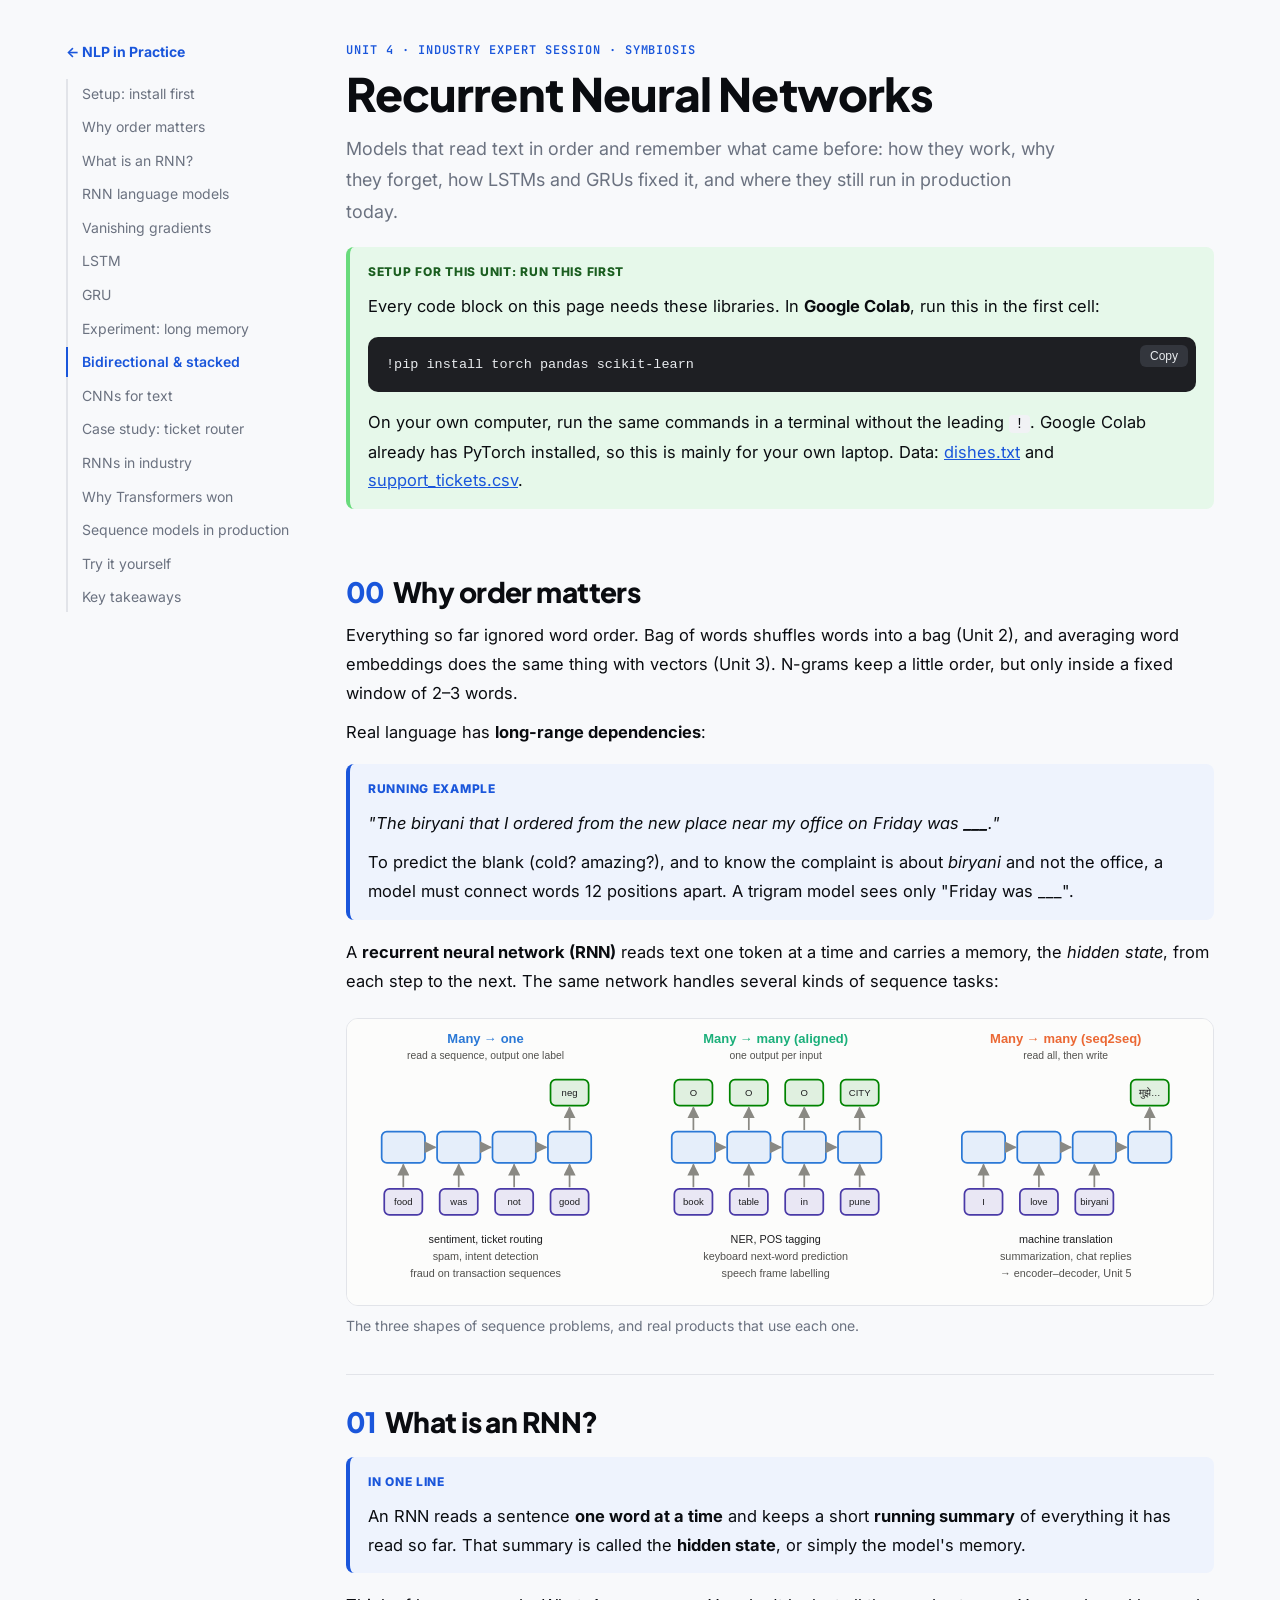
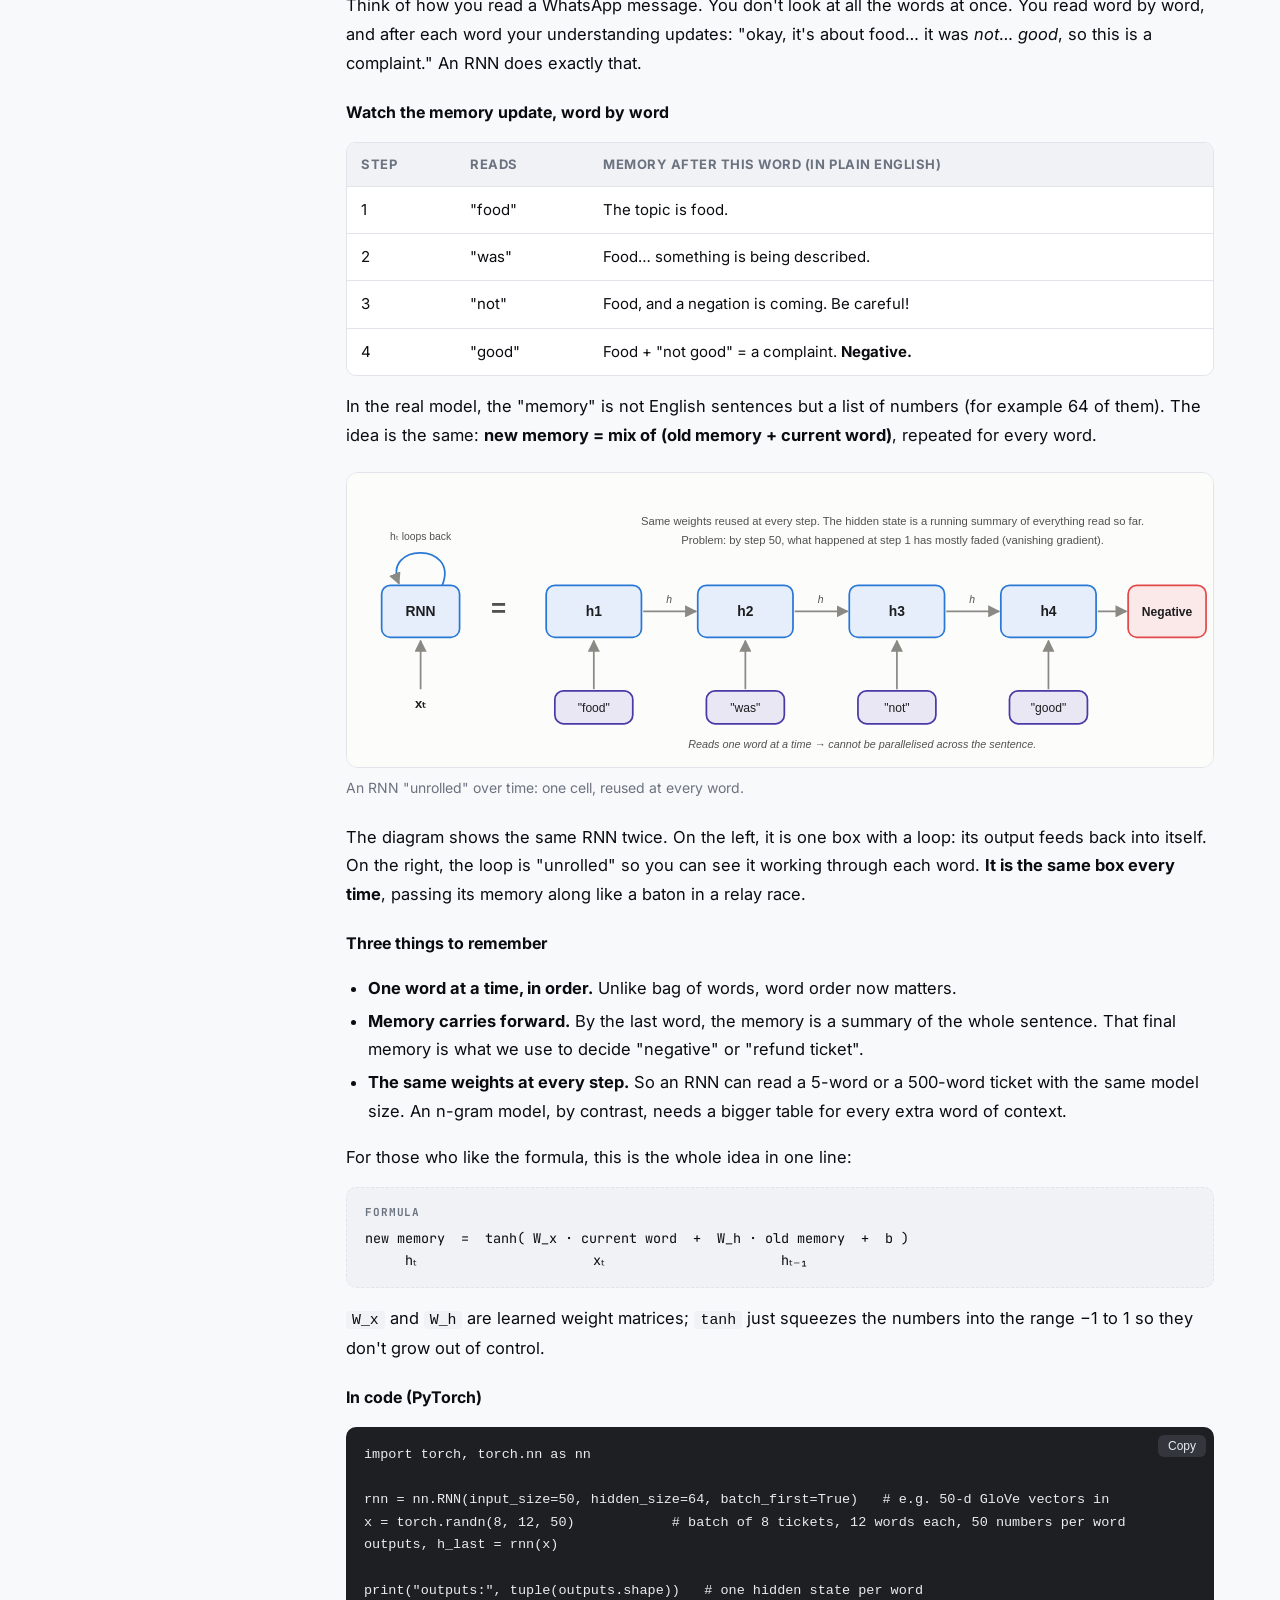
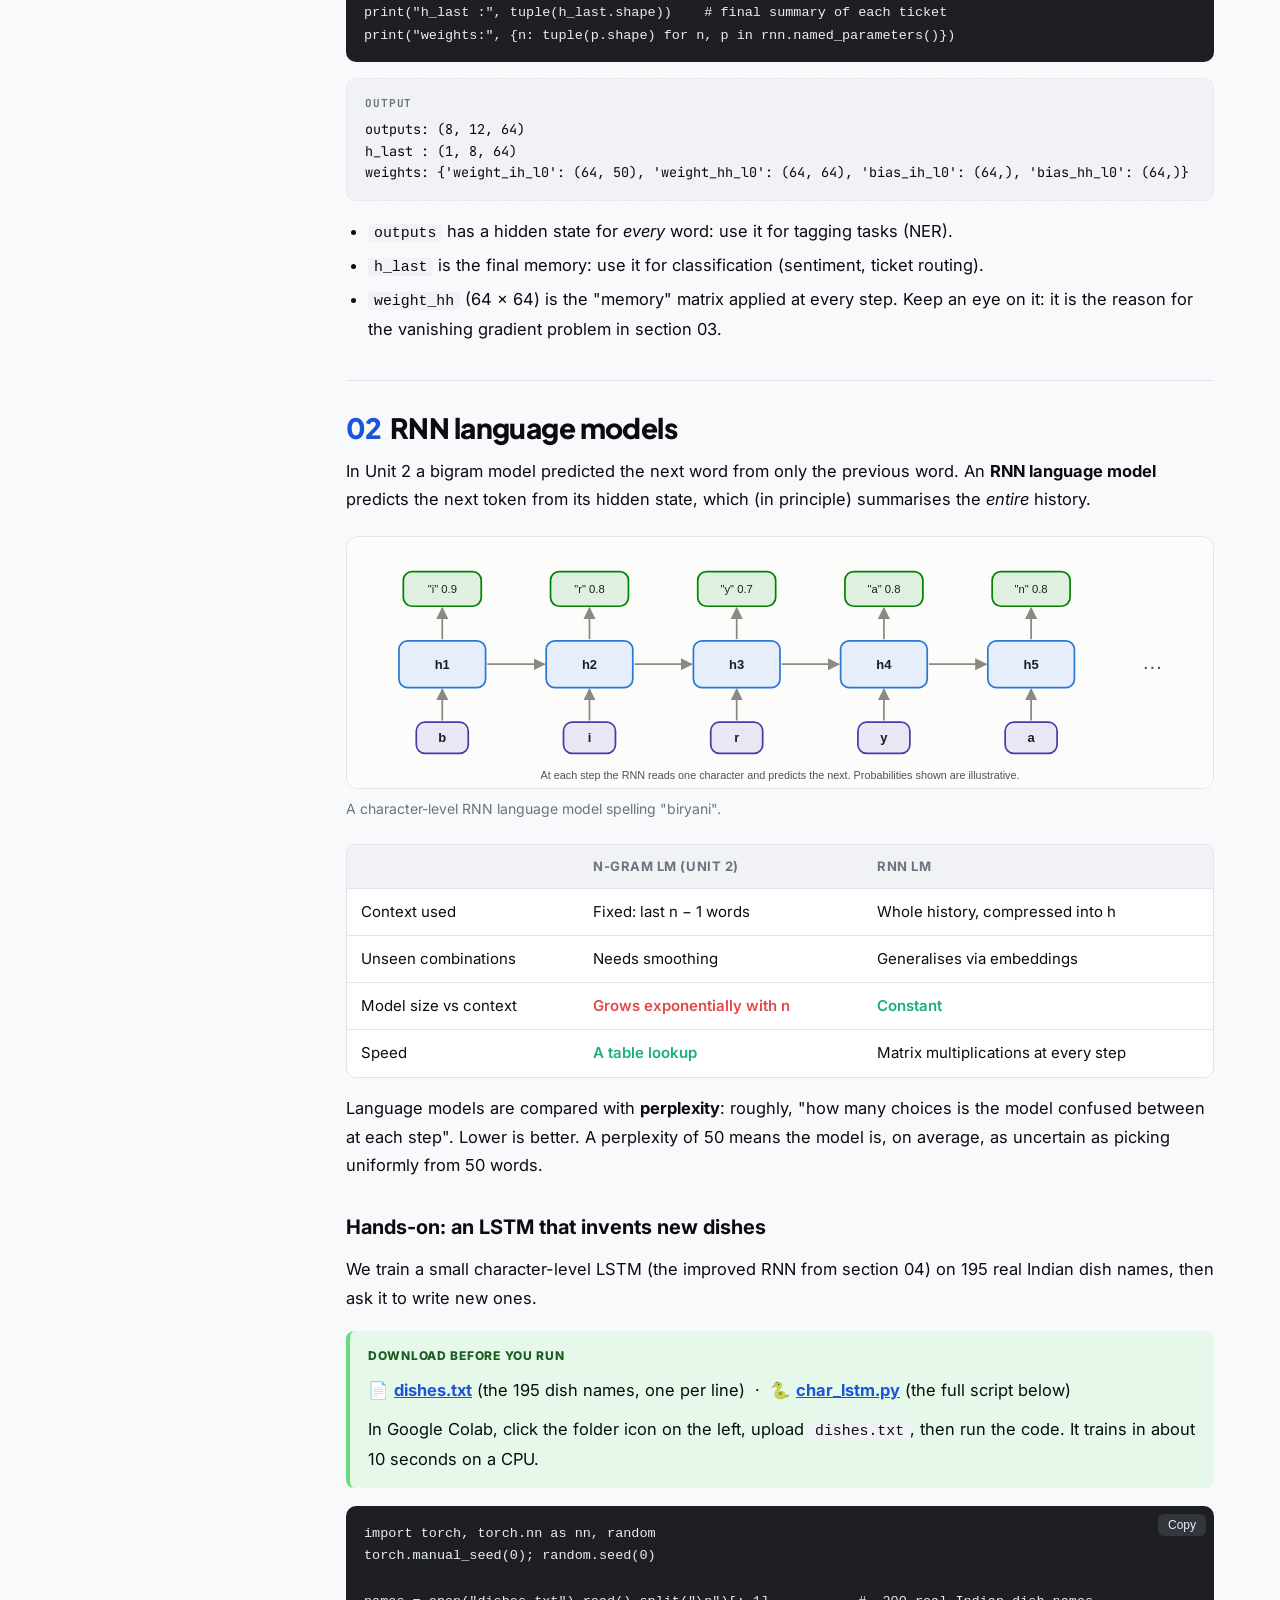
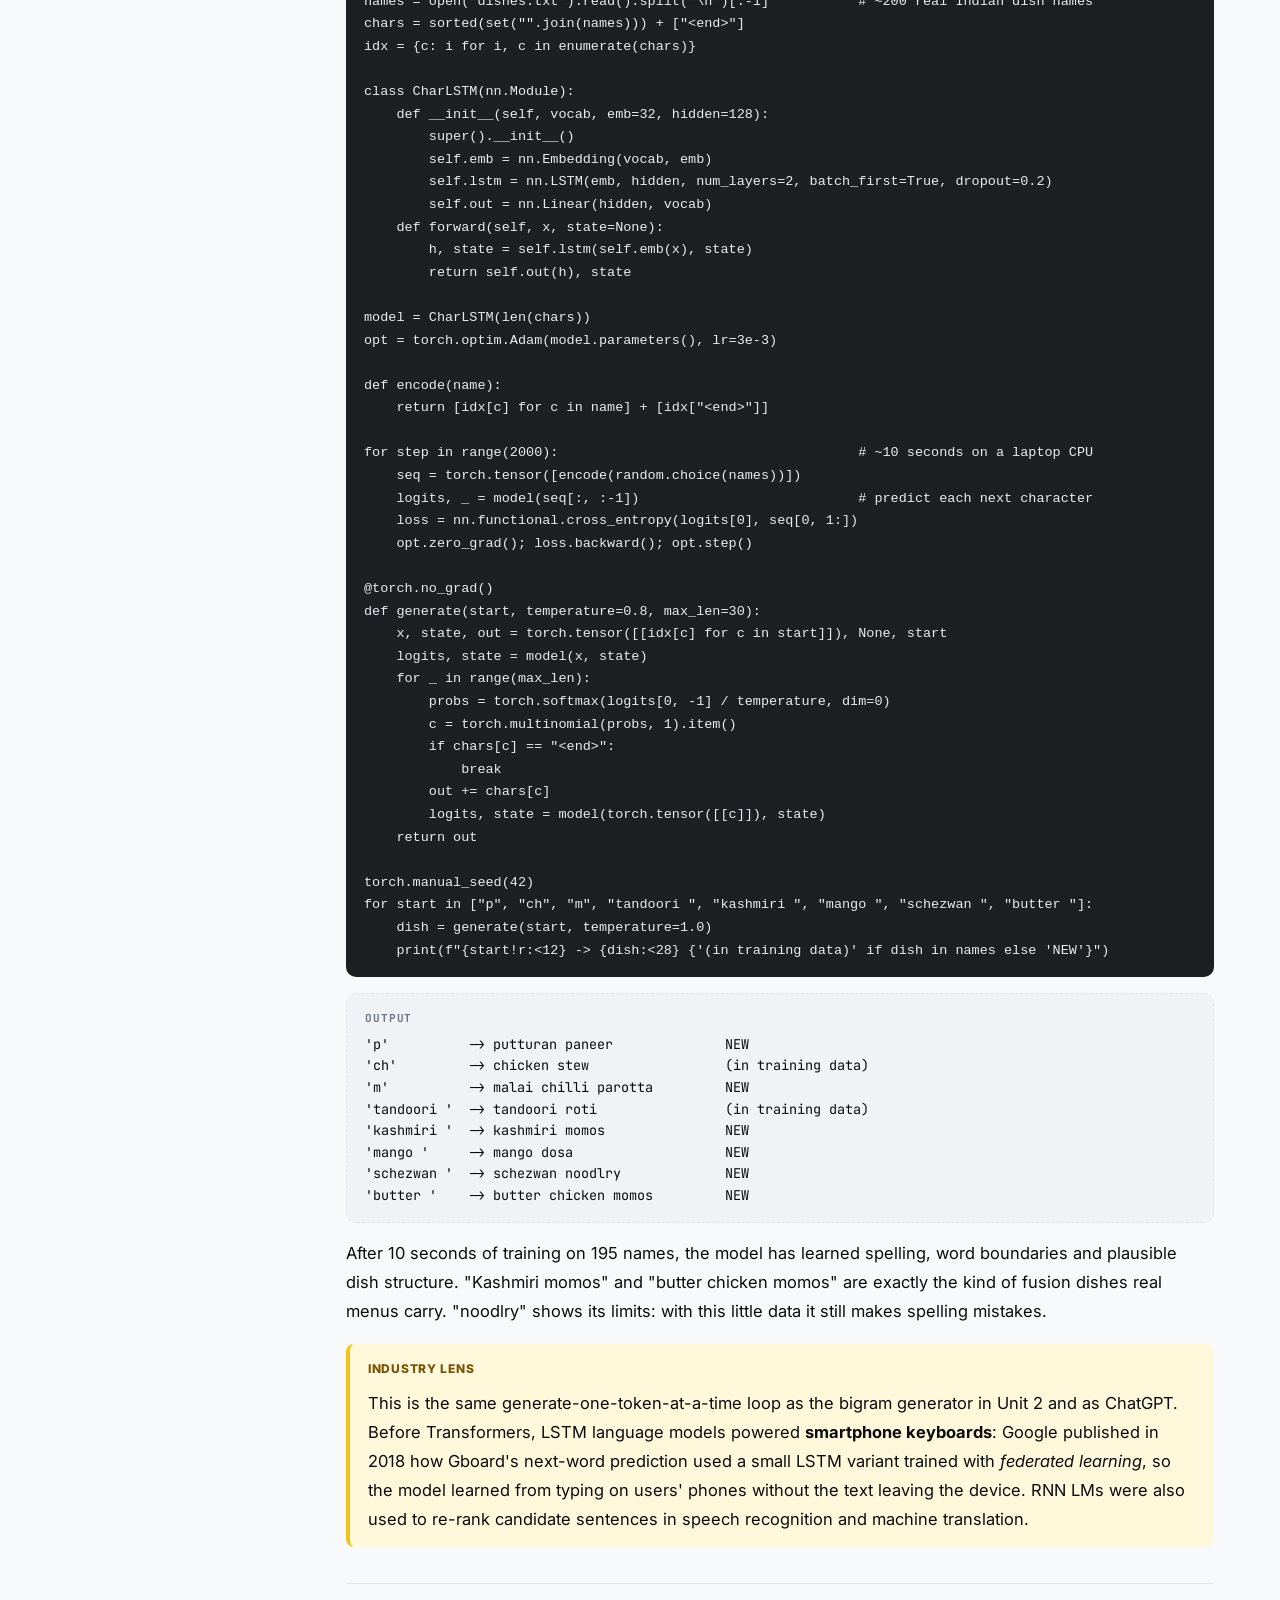
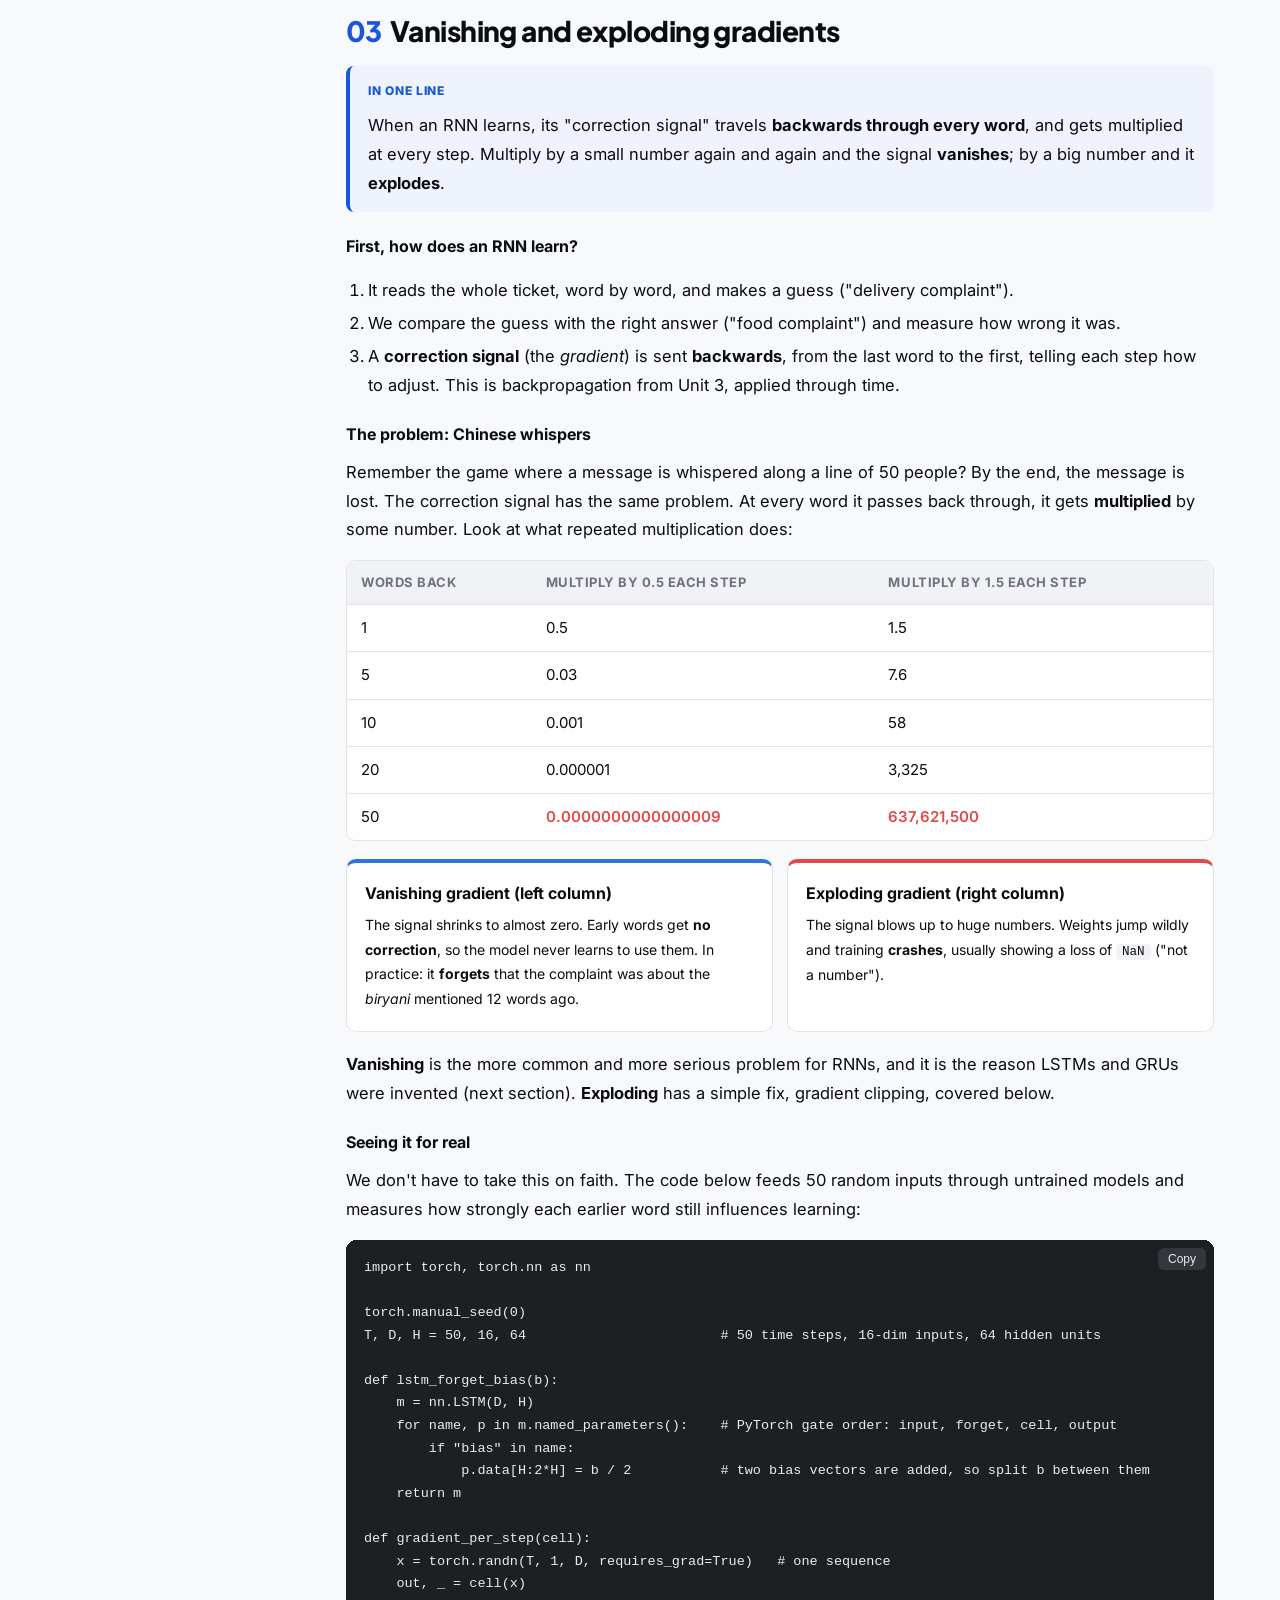
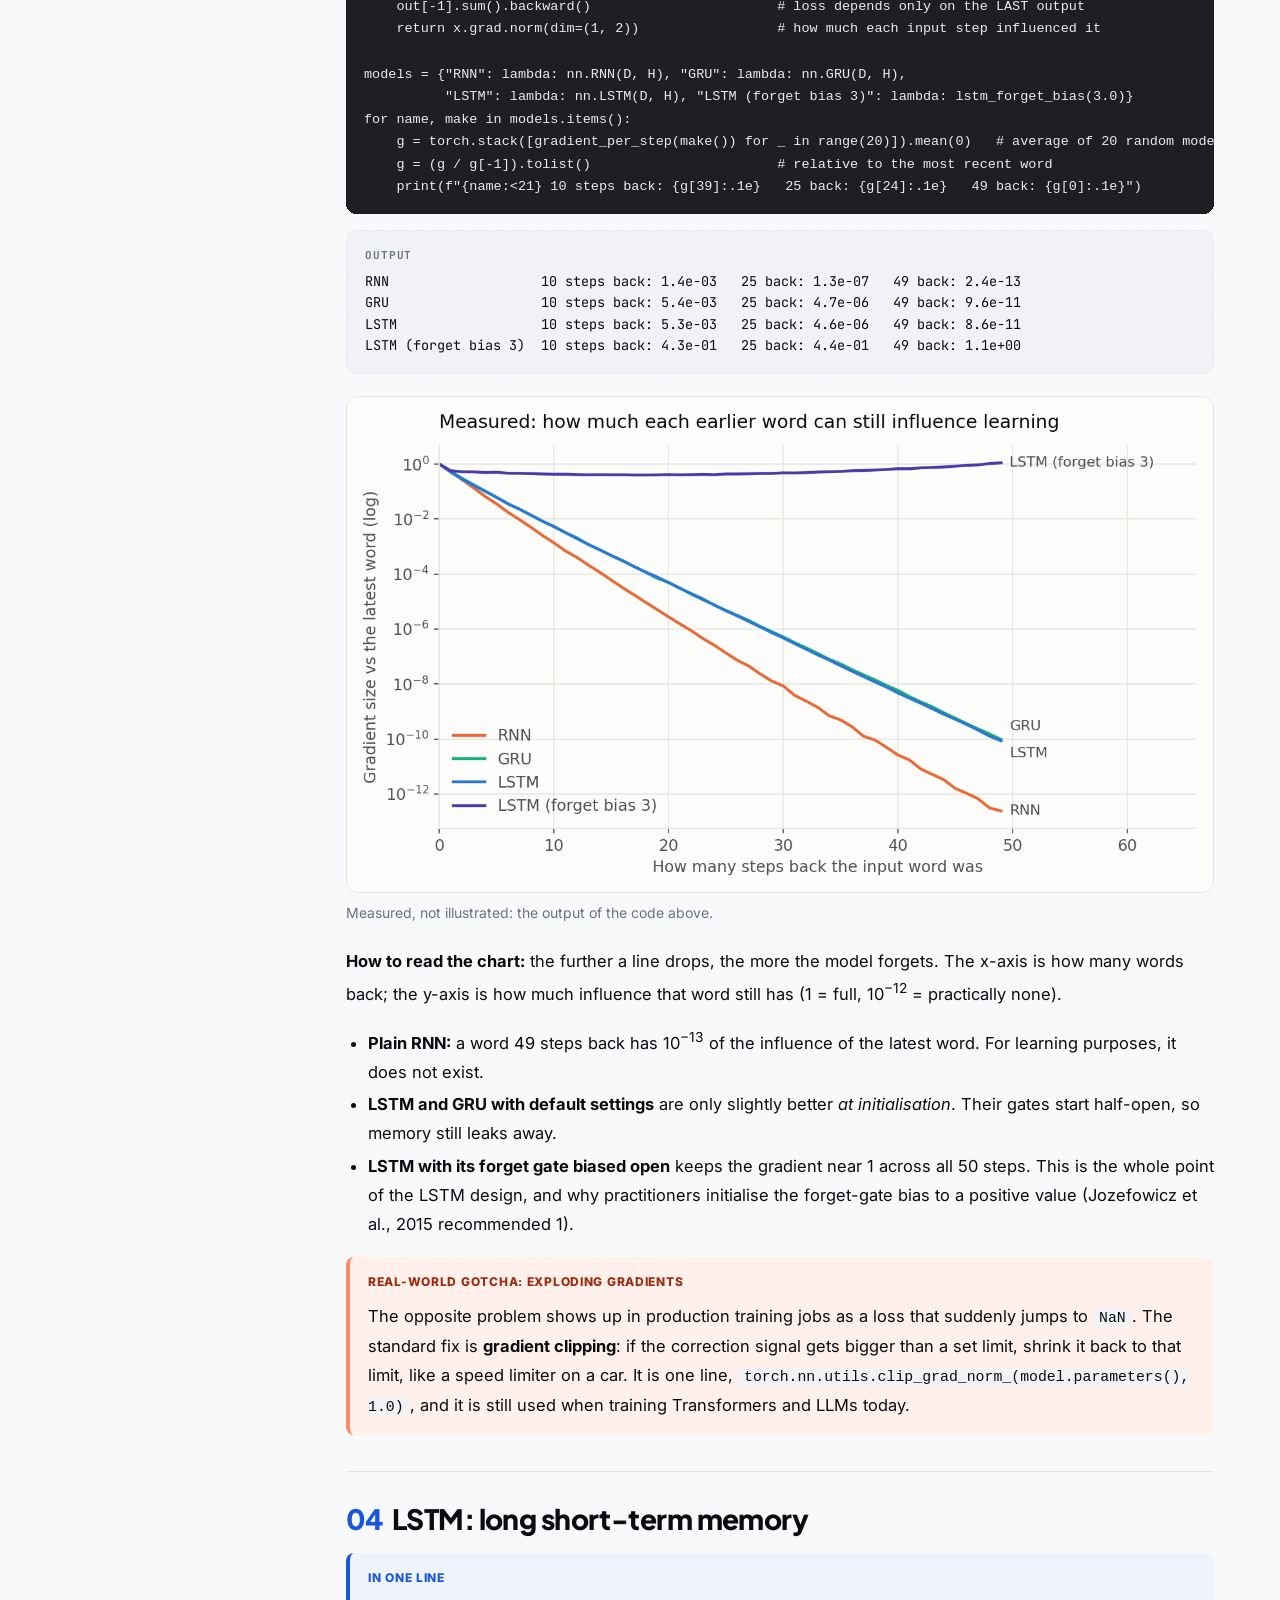
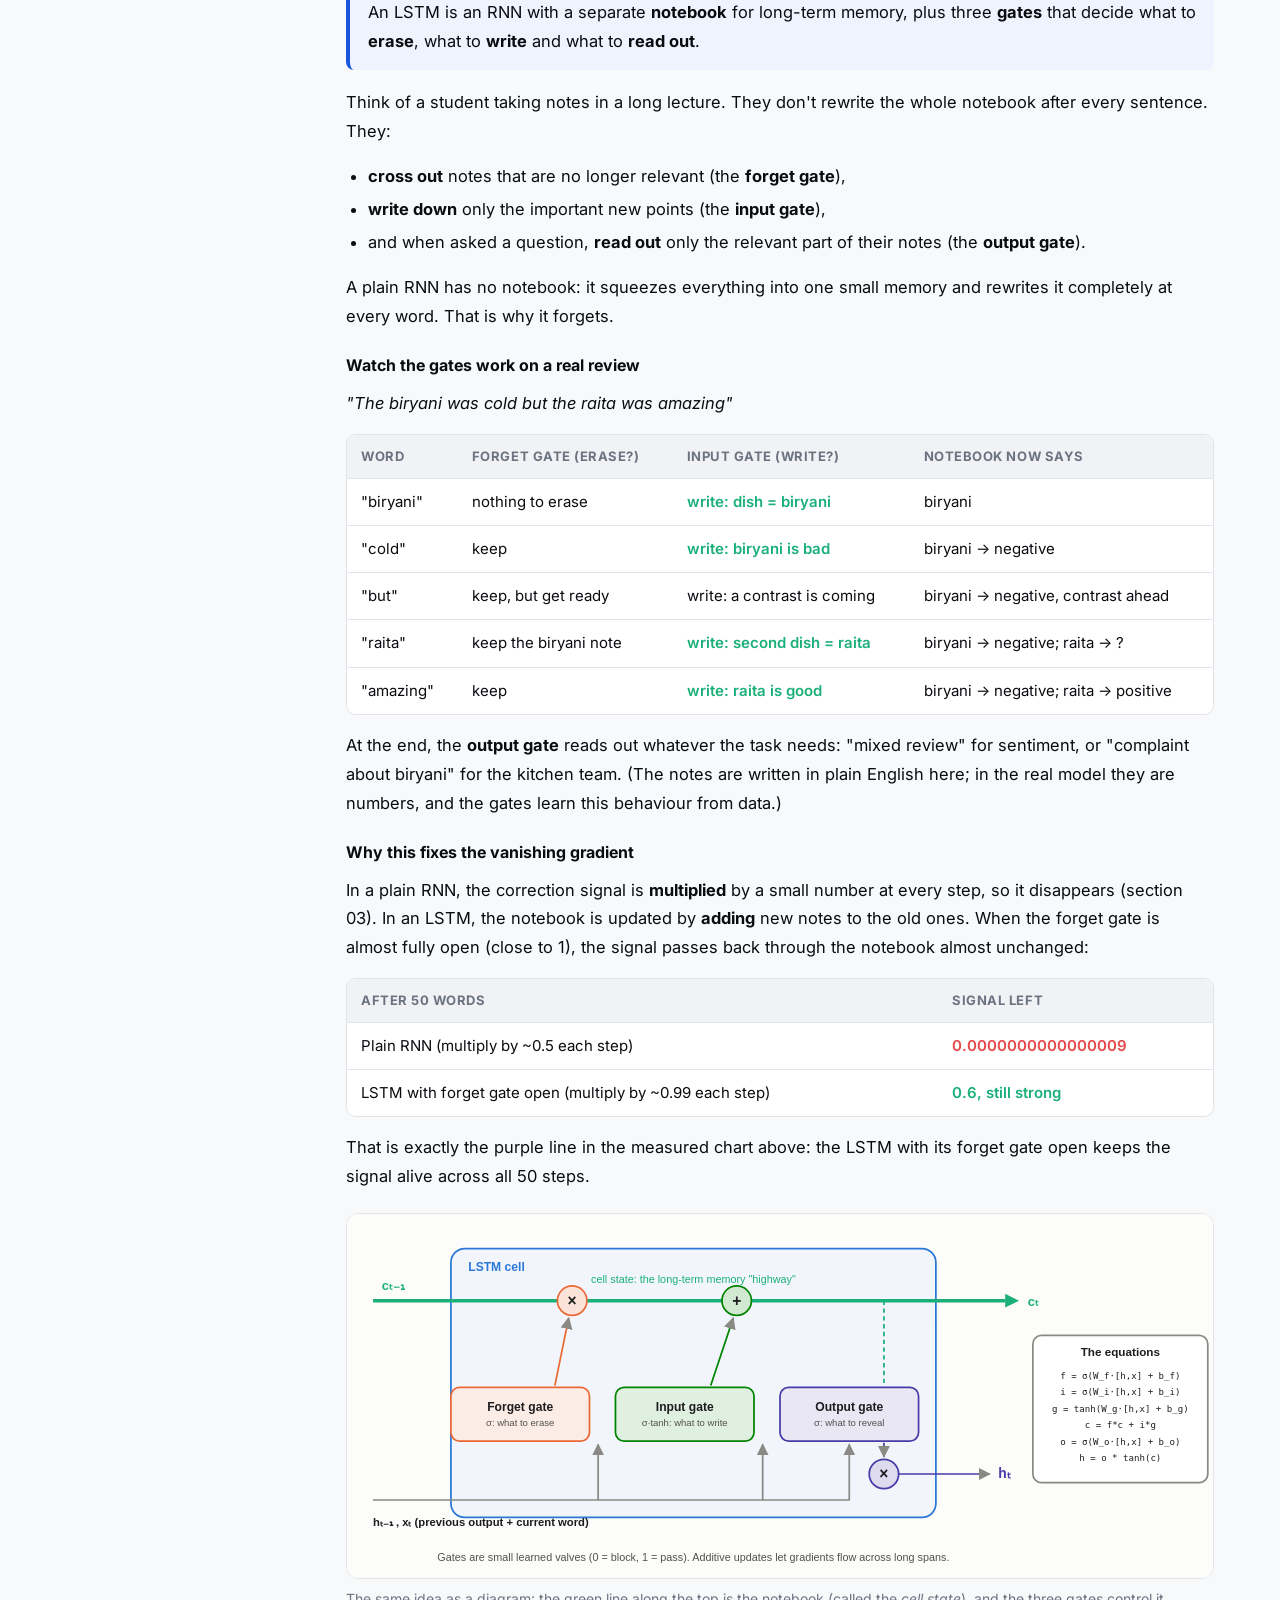
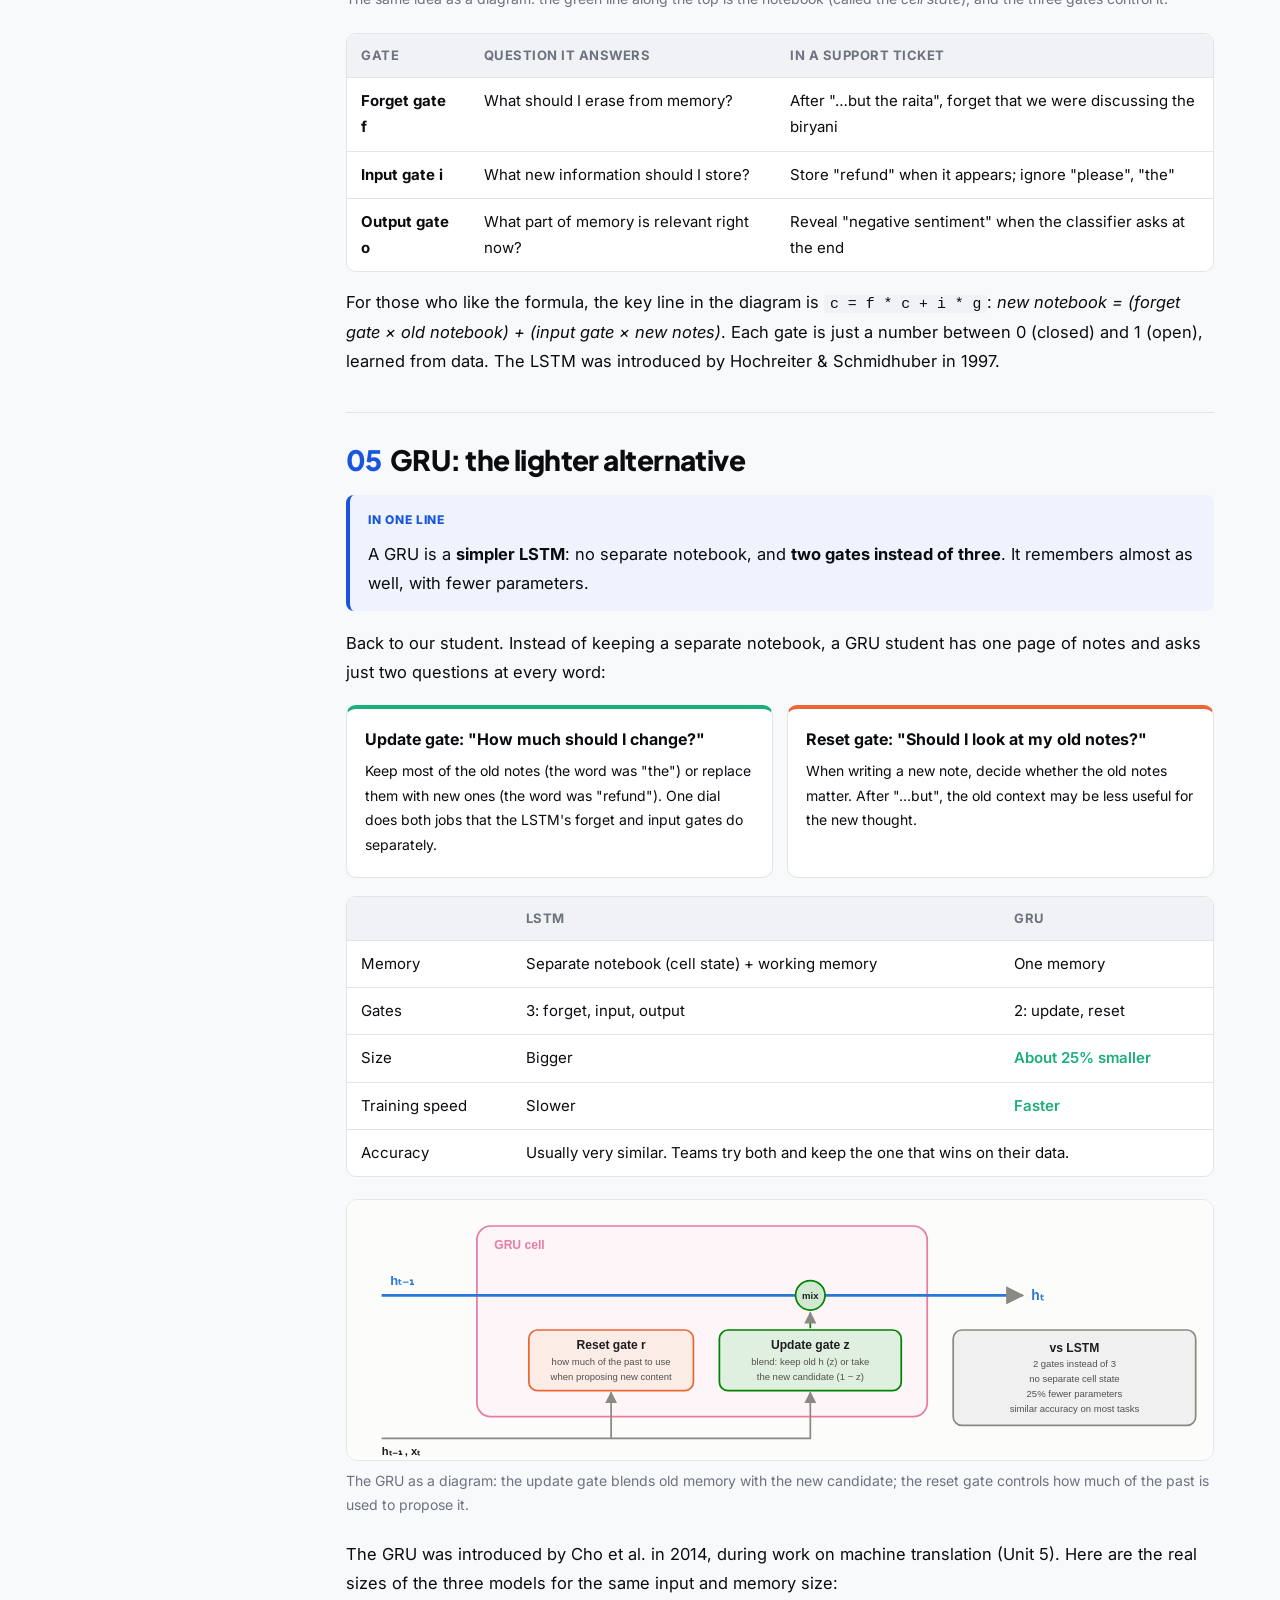
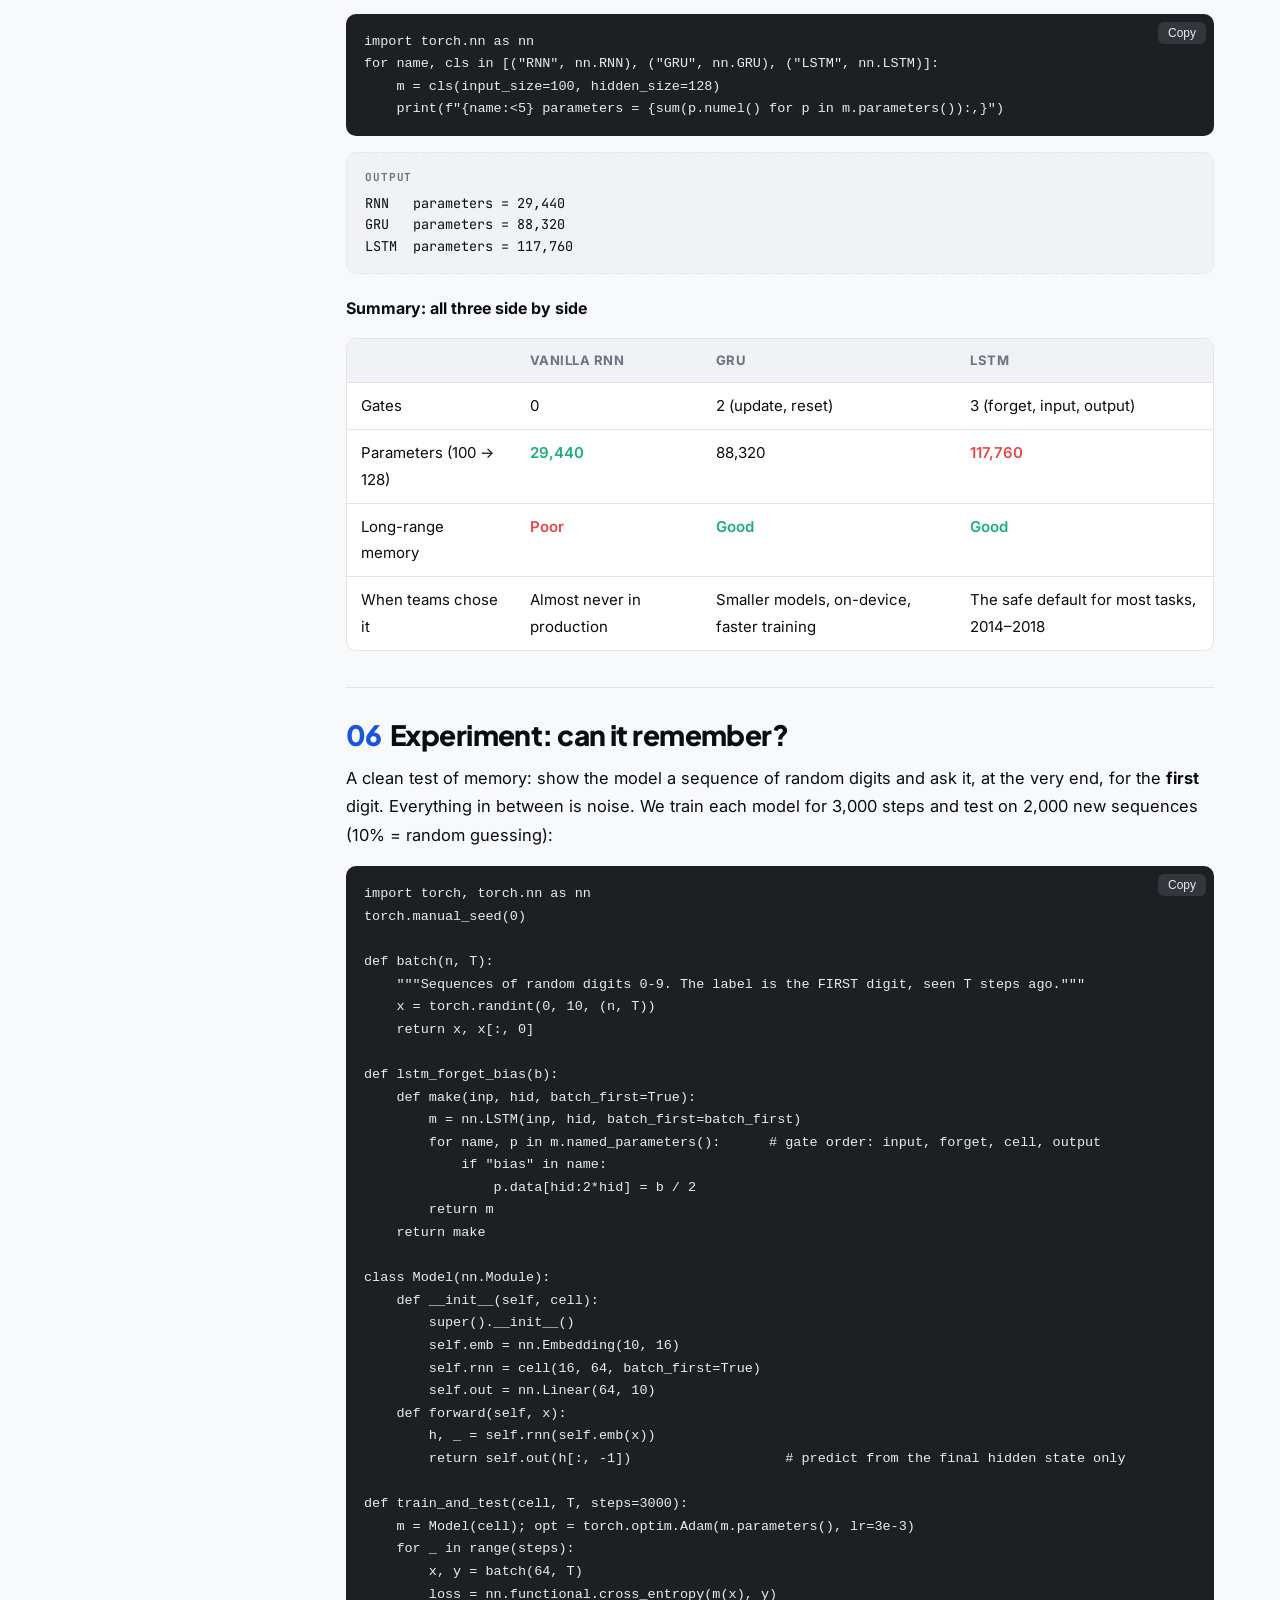
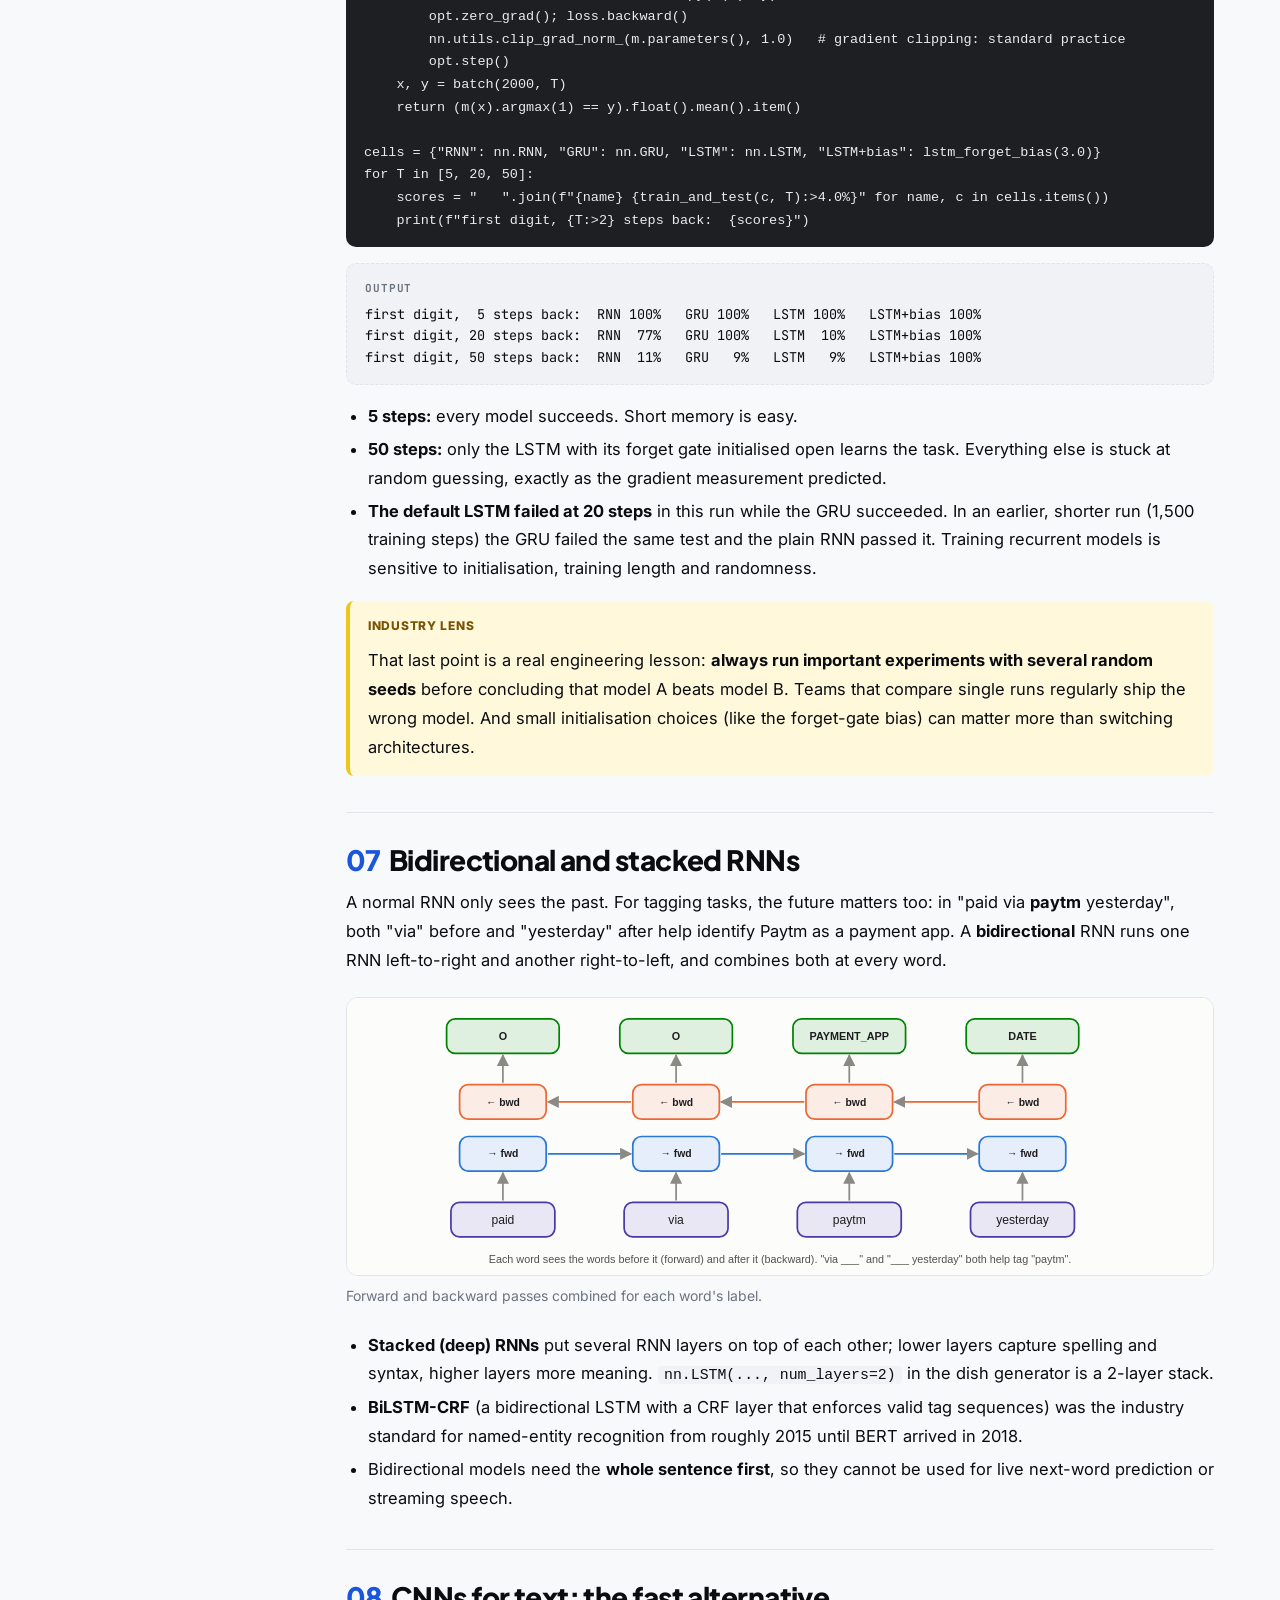
<file: nlp_session_site/unit4_recurrent_neural_networks.html>
<!doctype html>
<html lang="en">
<head>
<meta charset="utf-8">
<meta name="viewport" content="width=device-width, initial-scale=1">
<title>Unit 4 · Recurrent Neural Networks | NLP in Practice</title>
<meta name="description" content="Industry-focused notes on recurrent neural networks: RNN language models, vanishing gradients, LSTM, GRU, bidirectional models, CNNs for text, and where sequence models still run in production.">
<link rel="preconnect" href="https://fonts.googleapis.com">
<link href="https://fonts.googleapis.com/css2?family=Inter:wght@400;500;600;700&family=Plus+Jakarta+Sans:wght@700;800&family=JetBrains+Mono:wght@400;500;600&display=swap" rel="stylesheet">
<link rel="stylesheet" href="static/css/style.css">
</head>
<body>
<div class="layout">

<nav class="toc" aria-label="On this page">
  <a class="home" href="index.html">← NLP in Practice</a>
  <ol>
    <li><a href="#setup">Setup: install first</a></li>
    <li><a href="#why">Why order matters</a></li>
    <li><a href="#rnn">What is an RNN?</a></li>
    <li><a href="#rnn-lm">RNN language models</a></li>
    <li><a href="#vanishing">Vanishing gradients</a></li>
    <li><a href="#lstm">LSTM</a></li>
    <li><a href="#gru">GRU</a></li>
    <li><a href="#memory">Experiment: long memory</a></li>
    <li><a href="#bidirectional">Bidirectional &amp; stacked</a></li>
    <li><a href="#cnn">CNNs for text</a></li>
    <li><a href="#case-study">Case study: ticket router</a></li>
    <li><a href="#industry">RNNs in industry</a></li>
    <li><a href="#replaced">Why Transformers won</a></li>
    <li><a href="#production">Sequence models in production</a></li>
    <li><a href="#practice">Try it yourself</a></li>
    <li><a href="#takeaways">Key takeaways</a></li>
  </ol>
</nav>

<main>
<header>
  <div class="eyebrow">Unit 4 · Industry Expert Session · Symbiosis</div>
  <h1>Recurrent Neural Networks</h1>
  <p class="sub">Models that read text in order and remember what came before: how they work, why they forget, how LSTMs and GRUs fixed it, and where they still run in production today.</p>
</header>

<div class="callout demo" id="setup">
  <span class="label">Setup for this unit: run this first</span>
  <p>Every code block on this page needs these libraries. In <strong>Google Colab</strong>, run this in the first cell:</p>
<pre><code>!pip install torch pandas scikit-learn</code></pre>
  <p>On your own computer, run the same commands in a terminal without the leading <code>!</code>. Google Colab already has PyTorch installed, so this is mainly for your own laptop. Data: <a href="static/data/dishes.txt" download>dishes.txt</a> and <a href="static/data/support_tickets.csv" download>support_tickets.csv</a>.</p>
  
</div>

<!-- 0 -->
<section id="why">
  <h2><span class="num">00</span>Why order matters</h2>
  <p>Everything so far ignored word order. Bag of words shuffles words into a bag (Unit 2), and averaging word embeddings does the same thing with vectors (Unit 3). N-grams keep a little order, but only inside a fixed window of 2–3 words.</p>
  <p>Real language has <strong>long-range dependencies</strong>:</p>
  <div class="callout thread">
    <span class="label">Running example</span>
    <p><em>"The biryani that I ordered from the new place near my office on Friday was <strong>___</strong>."</em></p>
    <p>To predict the blank (cold? amazing?), and to know the complaint is about <em>biryani</em> and not the office, a model must connect words 12 positions apart. A trigram model sees only "Friday was ___".</p>
  </div>
  <p>A <strong>recurrent neural network (RNN)</strong> reads text one token at a time and carries a memory, the <em>hidden state</em>, from each step to the next. The same network handles several kinds of sequence tasks:</p>
  <figure>
    <img src="static/images/unit4/rnn_task_types.svg" alt="Three RNN task types: many to one for sentiment and ticket routing, many to many aligned for NER and next-word prediction, and sequence to sequence for translation and summarization" loading="lazy">
    <figcaption>The three shapes of sequence problems, and real products that use each one.</figcaption>
  </figure>
</section>

<!-- 1 -->
<section id="rnn">
  <h2><span class="num">01</span>What is an RNN?</h2>
  <div class="callout thread">
    <span class="label">In one line</span>
    <p>An RNN reads a sentence <strong>one word at a time</strong> and keeps a short <strong>running summary</strong> of everything it has read so far. That summary is called the <strong>hidden state</strong>, or simply the model's memory.</p>
  </div>
  <p>Think of how you read a WhatsApp message. You don't look at all the words at once. You read word by word, and after each word your understanding updates: "okay, it's about food… it was <em>not</em>… <em>good</em>, so this is a complaint." An RNN does exactly that.</p>
  <h4>Watch the memory update, word by word</h4>
  <div class="table-wrap"><table>
    <thead><tr><th>Step</th><th>Reads</th><th>Memory after this word (in plain English)</th></tr></thead>
    <tbody>
      <tr><td>1</td><td>"food"</td><td>The topic is food.</td></tr>
      <tr><td>2</td><td>"was"</td><td>Food… something is being described.</td></tr>
      <tr><td>3</td><td>"not"</td><td>Food, and a negation is coming. Be careful!</td></tr>
      <tr><td>4</td><td>"good"</td><td>Food + "not good" = a complaint. <strong>Negative.</strong></td></tr>
    </tbody>
  </table></div>
  <p>In the real model, the "memory" is not English sentences but a list of numbers (for example 64 of them). The idea is the same: <strong>new memory = mix of (old memory + current word)</strong>, repeated for every word.</p>
  <figure>
    <img src="static/images/unit4/rnn_unrolled.svg" alt="An RNN cell with a loop, equal to the same cell unrolled over the words food, was, not, good, passing a hidden state from h1 to h4 and predicting Negative" loading="lazy">
    <figcaption>An RNN "unrolled" over time: one cell, reused at every word.</figcaption>
  </figure>
  <p>The diagram shows the same RNN twice. On the left, it is one box with a loop: its output feeds back into itself. On the right, the loop is "unrolled" so you can see it working through each word. <strong>It is the same box every time</strong>, passing its memory along like a baton in a relay race.</p>
  <h4>Three things to remember</h4>
  <ul>
    <li><strong>One word at a time, in order.</strong> Unlike bag of words, word order now matters.</li>
    <li><strong>Memory carries forward.</strong> By the last word, the memory is a summary of the whole sentence. That final memory is what we use to decide "negative" or "refund ticket".</li>
    <li><strong>The same weights at every step.</strong> So an RNN can read a 5-word or a 500-word ticket with the same model size. An n-gram model, by contrast, needs a bigger table for every extra word of context.</li>
  </ul>
  <p>For those who like the formula, this is the whole idea in one line:</p>
<pre class="output formula">new memory  =  tanh( W_x · current word  +  W_h · old memory  +  b )
     hₜ                      xₜ                      hₜ₋₁</pre>
  <p><code>W_x</code> and <code>W_h</code> are learned weight matrices; <code>tanh</code> just squeezes the numbers into the range −1 to 1 so they don't grow out of control.</p>
  <h4>In code (PyTorch)</h4>
<pre><code>import torch, torch.nn as nn

rnn = nn.RNN(input_size=50, hidden_size=64, batch_first=True)   # e.g. 50-d GloVe vectors in
x = torch.randn(8, 12, 50)            # batch of 8 tickets, 12 words each, 50 numbers per word
outputs, h_last = rnn(x)

print("outputs:", tuple(outputs.shape))   # one hidden state per word
print("h_last :", tuple(h_last.shape))    # final summary of each ticket
print("weights:", {n: tuple(p.shape) for n, p in rnn.named_parameters()})</code></pre>
<pre class="output">outputs: (8, 12, 64)
h_last : (1, 8, 64)
weights: {'weight_ih_l0': (64, 50), 'weight_hh_l0': (64, 64), 'bias_ih_l0': (64,), 'bias_hh_l0': (64,)}</pre>
  <ul>
    <li><code>outputs</code> has a hidden state for <em>every</em> word: use it for tagging tasks (NER).</li>
    <li><code>h_last</code> is the final memory: use it for classification (sentiment, ticket routing).</li>
    <li><code>weight_hh</code> (64 × 64) is the "memory" matrix applied at every step. Keep an eye on it: it is the reason for the vanishing gradient problem in section 03.</li>
  </ul>
</section>

<!-- 2 -->
<section id="rnn-lm">
  <h2><span class="num">02</span>RNN language models</h2>
  <p>In Unit 2 a bigram model predicted the next word from only the previous word. An <strong>RNN language model</strong> predicts the next token from its hidden state, which (in principle) summarises the <em>entire</em> history.</p>
  <figure>
    <img src="static/images/unit4/rnn_language_model.svg" alt="An RNN reading the characters b, i, r, y, a one at a time and predicting the next character at each step" loading="lazy">
    <figcaption>A character-level RNN language model spelling "biryani".</figcaption>
  </figure>
  <div class="table-wrap"><table>
    <thead><tr><th></th><th>N-gram LM (Unit 2)</th><th>RNN LM</th></tr></thead>
    <tbody>
      <tr><td>Context used</td><td>Fixed: last n − 1 words</td><td>Whole history, compressed into h</td></tr>
      <tr><td>Unseen combinations</td><td>Needs smoothing</td><td>Generalises via embeddings</td></tr>
      <tr><td>Model size vs context</td><td class="bad">Grows exponentially with n</td><td class="good">Constant</td></tr>
      <tr><td>Speed</td><td class="good">A table lookup</td><td>Matrix multiplications at every step</td></tr>
    </tbody>
  </table></div>
  <p>Language models are compared with <strong>perplexity</strong>: roughly, "how many choices is the model confused between at each step". Lower is better. A perplexity of 50 means the model is, on average, as uncertain as picking uniformly from 50 words.</p>

  <h3>Hands-on: an LSTM that invents new dishes</h3>
  <p>We train a small character-level LSTM (the improved RNN from section 04) on 195 real Indian dish names, then ask it to write new ones.</p>
  <div class="callout demo">
    <span class="label">Download before you run</span>
    <p>📄 <a href="static/data/dishes.txt" download><strong>dishes.txt</strong></a> (the 195 dish names, one per line) &nbsp;·&nbsp; 🐍 <a href="static/code/unit4/char_lstm.py" download><strong>char_lstm.py</strong></a> (the full script below)</p>
    <p>In Google Colab, click the folder icon on the left, upload <code>dishes.txt</code>, then run the code. It trains in about 10 seconds on a CPU.</p>
  </div>
<pre><code>import torch, torch.nn as nn, random
torch.manual_seed(0); random.seed(0)

names = open("dishes.txt").read().split("\n")[:-1]           # ~200 real Indian dish names
chars = sorted(set("".join(names))) + ["&lt;end&gt;"]
idx = {c: i for i, c in enumerate(chars)}

class CharLSTM(nn.Module):
    def __init__(self, vocab, emb=32, hidden=128):
        super().__init__()
        self.emb = nn.Embedding(vocab, emb)
        self.lstm = nn.LSTM(emb, hidden, num_layers=2, batch_first=True, dropout=0.2)
        self.out = nn.Linear(hidden, vocab)
    def forward(self, x, state=None):
        h, state = self.lstm(self.emb(x), state)
        return self.out(h), state

model = CharLSTM(len(chars))
opt = torch.optim.Adam(model.parameters(), lr=3e-3)

def encode(name):
    return [idx[c] for c in name] + [idx["&lt;end&gt;"]]

for step in range(2000):                                     # ~10 seconds on a laptop CPU
    seq = torch.tensor([encode(random.choice(names))])
    logits, _ = model(seq[:, :-1])                           # predict each next character
    loss = nn.functional.cross_entropy(logits[0], seq[0, 1:])
    opt.zero_grad(); loss.backward(); opt.step()

@torch.no_grad()
def generate(start, temperature=0.8, max_len=30):
    x, state, out = torch.tensor([[idx[c] for c in start]]), None, start
    logits, state = model(x, state)
    for _ in range(max_len):
        probs = torch.softmax(logits[0, -1] / temperature, dim=0)
        c = torch.multinomial(probs, 1).item()
        if chars[c] == "&lt;end&gt;":
            break
        out += chars[c]
        logits, state = model(torch.tensor([[c]]), state)
    return out

torch.manual_seed(42)
for start in ["p", "ch", "m", "tandoori ", "kashmiri ", "mango ", "schezwan ", "butter "]:
    dish = generate(start, temperature=1.0)
    print(f"{start!r:&lt;12} -&gt; {dish:&lt;28} {'(in training data)' if dish in names else 'NEW'}")</code></pre>
<pre class="output">'p'          -&gt; putturan paneer              NEW
'ch'         -&gt; chicken stew                 (in training data)
'm'          -&gt; malai chilli parotta         NEW
'tandoori '  -&gt; tandoori roti                (in training data)
'kashmiri '  -&gt; kashmiri momos               NEW
'mango '     -&gt; mango dosa                   NEW
'schezwan '  -&gt; schezwan noodlry             NEW
'butter '    -&gt; butter chicken momos         NEW</pre>
  <p>After 10 seconds of training on 195 names, the model has learned spelling, word boundaries and plausible dish structure. "Kashmiri momos" and "butter chicken momos" are exactly the kind of fusion dishes real menus carry. "noodlry" shows its limits: with this little data it still makes spelling mistakes.</p>
  <div class="callout industry">
    <span class="label">Industry lens</span>
    <p>This is the same generate-one-token-at-a-time loop as the bigram generator in Unit 2 and as ChatGPT. Before Transformers, LSTM language models powered <strong>smartphone keyboards</strong>: Google published in 2018 how Gboard's next-word prediction used a small LSTM variant trained with <em>federated learning</em>, so the model learned from typing on users' phones without the text leaving the device. RNN LMs were also used to re-rank candidate sentences in speech recognition and machine translation.</p>
  </div>
</section>

<!-- 3 -->
<section id="vanishing">
  <h2><span class="num">03</span>Vanishing and exploding gradients</h2>
  <div class="callout thread">
    <span class="label">In one line</span>
    <p>When an RNN learns, its "correction signal" travels <strong>backwards through every word</strong>, and gets multiplied at every step. Multiply by a small number again and again and the signal <strong>vanishes</strong>; by a big number and it <strong>explodes</strong>.</p>
  </div>
  <h4>First, how does an RNN learn?</h4>
  <ol>
    <li>It reads the whole ticket, word by word, and makes a guess ("delivery complaint").</li>
    <li>We compare the guess with the right answer ("food complaint") and measure how wrong it was.</li>
    <li>A <strong>correction signal</strong> (the <em>gradient</em>) is sent <strong>backwards</strong>, from the last word to the first, telling each step how to adjust. This is backpropagation from Unit 3, applied through time.</li>
  </ol>
  <h4>The problem: Chinese whispers</h4>
  <p>Remember the game where a message is whispered along a line of 50 people? By the end, the message is lost. The correction signal has the same problem. At every word it passes back through, it gets <strong>multiplied</strong> by some number. Look at what repeated multiplication does:</p>
  <div class="table-wrap"><table>
    <thead><tr><th>Words back</th><th>Multiply by 0.5 each step</th><th>Multiply by 1.5 each step</th></tr></thead>
    <tbody>
      <tr><td>1</td><td>0.5</td><td>1.5</td></tr>
      <tr><td>5</td><td>0.03</td><td>7.6</td></tr>
      <tr><td>10</td><td>0.001</td><td>58</td></tr>
      <tr><td>20</td><td>0.000001</td><td>3,325</td></tr>
      <tr><td>50</td><td class="bad">0.0000000000000009</td><td class="bad">637,621,500</td></tr>
    </tbody>
  </table></div>
  <div class="grid">
    <div class="card" style="--col:var(--c3)"><h4>Vanishing gradient (left column)</h4><p class="eg">The signal shrinks to almost zero. Early words get <strong>no correction</strong>, so the model never learns to use them. In practice: it <strong>forgets</strong> that the complaint was about the <em>biryani</em> mentioned 12 words ago.</p></div>
    <div class="card" style="--col:var(--c6)"><h4>Exploding gradient (right column)</h4><p class="eg">The signal blows up to huge numbers. Weights jump wildly and training <strong>crashes</strong>, usually showing a loss of <code>NaN</code> ("not a number").</p></div>
  </div>
  <p><strong>Vanishing</strong> is the more common and more serious problem for RNNs, and it is the reason LSTMs and GRUs were invented (next section). <strong>Exploding</strong> has a simple fix, gradient clipping, covered below.</p>

  <h4>Seeing it for real</h4>
  <p>We don't have to take this on faith. The code below feeds 50 random inputs through untrained models and measures how strongly each earlier word still influences learning:</p>
<pre><code>import torch, torch.nn as nn

torch.manual_seed(0)
T, D, H = 50, 16, 64                        # 50 time steps, 16-dim inputs, 64 hidden units

def lstm_forget_bias(b):
    m = nn.LSTM(D, H)
    for name, p in m.named_parameters():    # PyTorch gate order: input, forget, cell, output
        if "bias" in name:
            p.data[H:2*H] = b / 2           # two bias vectors are added, so split b between them
    return m

def gradient_per_step(cell):
    x = torch.randn(T, 1, D, requires_grad=True)   # one sequence
    out, _ = cell(x)
    out[-1].sum().backward()                       # loss depends only on the LAST output
    return x.grad.norm(dim=(1, 2))                 # how much each input step influenced it

models = {"RNN": lambda: nn.RNN(D, H), "GRU": lambda: nn.GRU(D, H),
          "LSTM": lambda: nn.LSTM(D, H), "LSTM (forget bias 3)": lambda: lstm_forget_bias(3.0)}
for name, make in models.items():
    g = torch.stack([gradient_per_step(make()) for _ in range(20)]).mean(0)   # average of 20 random models
    g = (g / g[-1]).tolist()                       # relative to the most recent word
    print(f"{name:&lt;21} 10 steps back: {g[39]:.1e}   25 back: {g[24]:.1e}   49 back: {g[0]:.1e}")</code></pre>
<pre class="output">RNN                   10 steps back: 1.4e-03   25 back: 1.3e-07   49 back: 2.4e-13
GRU                   10 steps back: 5.4e-03   25 back: 4.7e-06   49 back: 9.6e-11
LSTM                  10 steps back: 5.3e-03   25 back: 4.6e-06   49 back: 8.6e-11
LSTM (forget bias 3)  10 steps back: 4.3e-01   25 back: 4.4e-01   49 back: 1.1e+00</pre>
  <figure>
    <img src="static/images/unit4/gradient_flow_measured.png" alt="Line chart on a log scale: gradient size falls to about 1e-13 after 49 steps for a plain RNN and about 1e-10 for default GRU and LSTM, but stays near 1 for an LSTM with forget-gate bias 3" loading="lazy">
    <figcaption>Measured, not illustrated: the output of the code above.</figcaption>
  </figure>
  <p><strong>How to read the chart:</strong> the further a line drops, the more the model forgets. The x-axis is how many words back; the y-axis is how much influence that word still has (1 = full, 10<sup>−12</sup> = practically none).</p>
  <ul>
    <li><strong>Plain RNN:</strong> a word 49 steps back has 10<sup>−13</sup> of the influence of the latest word. For learning purposes, it does not exist.</li>
    <li><strong>LSTM and GRU with default settings</strong> are only slightly better <em>at initialisation</em>. Their gates start half-open, so memory still leaks away.</li>
    <li><strong>LSTM with its forget gate biased open</strong> keeps the gradient near 1 across all 50 steps. This is the whole point of the LSTM design, and why practitioners initialise the forget-gate bias to a positive value (Jozefowicz et al., 2015 recommended 1).</li>
  </ul>
  <div class="callout gotcha">
    <span class="label">Real-world gotcha: exploding gradients</span>
    <p>The opposite problem shows up in production training jobs as a loss that suddenly jumps to <code>NaN</code>. The standard fix is <strong>gradient clipping</strong>: if the correction signal gets bigger than a set limit, shrink it back to that limit, like a speed limiter on a car. It is one line, <code>torch.nn.utils.clip_grad_norm_(model.parameters(), 1.0)</code>, and it is still used when training Transformers and LLMs today.</p>
  </div>
</section>

<!-- 4 -->
<section id="lstm">
  <h2><span class="num">04</span>LSTM: long short-term memory</h2>
  <div class="callout thread">
    <span class="label">In one line</span>
    <p>An LSTM is an RNN with a separate <strong>notebook</strong> for long-term memory, plus three <strong>gates</strong> that decide what to <strong>erase</strong>, what to <strong>write</strong> and what to <strong>read out</strong>.</p>
  </div>
  <p>Think of a student taking notes in a long lecture. They don't rewrite the whole notebook after every sentence. They:</p>
  <ul>
    <li><strong>cross out</strong> notes that are no longer relevant (the <strong>forget gate</strong>),</li>
    <li><strong>write down</strong> only the important new points (the <strong>input gate</strong>),</li>
    <li>and when asked a question, <strong>read out</strong> only the relevant part of their notes (the <strong>output gate</strong>).</li>
  </ul>
  <p>A plain RNN has no notebook: it squeezes everything into one small memory and rewrites it completely at every word. That is why it forgets.</p>

  <h4>Watch the gates work on a real review</h4>
  <p><em>"The biryani was cold but the raita was amazing"</em></p>
  <div class="table-wrap"><table>
    <thead><tr><th>Word</th><th>Forget gate (erase?)</th><th>Input gate (write?)</th><th>Notebook now says</th></tr></thead>
    <tbody>
      <tr><td>"biryani"</td><td>nothing to erase</td><td class="good">write: dish = biryani</td><td>biryani</td></tr>
      <tr><td>"cold"</td><td>keep</td><td class="good">write: biryani is bad</td><td>biryani → negative</td></tr>
      <tr><td>"but"</td><td>keep, but get ready</td><td>write: a contrast is coming</td><td>biryani → negative, contrast ahead</td></tr>
      <tr><td>"raita"</td><td>keep the biryani note</td><td class="good">write: second dish = raita</td><td>biryani → negative; raita → ?</td></tr>
      <tr><td>"amazing"</td><td>keep</td><td class="good">write: raita is good</td><td>biryani → negative; raita → positive</td></tr>
    </tbody>
  </table></div>
  <p>At the end, the <strong>output gate</strong> reads out whatever the task needs: "mixed review" for sentiment, or "complaint about biryani" for the kitchen team. (The notes are written in plain English here; in the real model they are numbers, and the gates learn this behaviour from data.)</p>

  <h4>Why this fixes the vanishing gradient</h4>
  <p>In a plain RNN, the correction signal is <strong>multiplied</strong> by a small number at every step, so it disappears (section 03). In an LSTM, the notebook is updated by <strong>adding</strong> new notes to the old ones. When the forget gate is almost fully open (close to 1), the signal passes back through the notebook almost unchanged:</p>
  <div class="table-wrap"><table>
    <thead><tr><th>After 50 words</th><th>Signal left</th></tr></thead>
    <tbody>
      <tr><td>Plain RNN (multiply by ~0.5 each step)</td><td class="bad">0.0000000000000009</td></tr>
      <tr><td>LSTM with forget gate open (multiply by ~0.99 each step)</td><td class="good">0.6, still strong</td></tr>
    </tbody>
  </table></div>
  <p>That is exactly the purple line in the measured chart above: the LSTM with its forget gate open keeps the signal alive across all 50 steps.</p>
  <figure>
    <img src="static/images/unit4/lstm_cell.svg" alt="LSTM cell: a cell-state highway from c t-1 to c t modified by a forget gate (multiply) and input gate (add); an output gate controls the hidden state h t; equations listed on the right" loading="lazy">
    <figcaption>The same idea as a diagram: the green line along the top is the notebook (called the <em>cell state</em>), and the three gates control it.</figcaption>
  </figure>
  <div class="table-wrap"><table>
    <thead><tr><th>Gate</th><th>Question it answers</th><th>In a support ticket</th></tr></thead>
    <tbody>
      <tr><td><strong>Forget gate f</strong></td><td>What should I erase from memory?</td><td>After "…but the raita", forget that we were discussing the biryani</td></tr>
      <tr><td><strong>Input gate i</strong></td><td>What new information should I store?</td><td>Store "refund" when it appears; ignore "please", "the"</td></tr>
      <tr><td><strong>Output gate o</strong></td><td>What part of memory is relevant right now?</td><td>Reveal "negative sentiment" when the classifier asks at the end</td></tr>
    </tbody>
  </table></div>
  <p>For those who like the formula, the key line in the diagram is <code>c = f * c + i * g</code>: <em>new notebook = (forget gate × old notebook) + (input gate × new notes)</em>. Each gate is just a number between 0 (closed) and 1 (open), learned from data. The LSTM was introduced by Hochreiter &amp; Schmidhuber in 1997.</p>
</section>

<!-- 5 -->
<section id="gru">
  <h2><span class="num">05</span>GRU: the lighter alternative</h2>
  <div class="callout thread">
    <span class="label">In one line</span>
    <p>A GRU is a <strong>simpler LSTM</strong>: no separate notebook, and <strong>two gates instead of three</strong>. It remembers almost as well, with fewer parameters.</p>
  </div>
  <p>Back to our student. Instead of keeping a separate notebook, a GRU student has one page of notes and asks just two questions at every word:</p>
  <div class="grid">
    <div class="card" style="--col:var(--c4)"><h4>Update gate: "How much should I change?"</h4><p class="eg">Keep most of the old notes (the word was "the") or replace them with new ones (the word was "refund"). One dial does both jobs that the LSTM's forget and input gates do separately.</p></div>
    <div class="card" style="--col:var(--c2)"><h4>Reset gate: "Should I look at my old notes?"</h4><p class="eg">When writing a new note, decide whether the old notes matter. After "…but", the old context may be less useful for the new thought.</p></div>
  </div>
  <div class="table-wrap"><table>
    <thead><tr><th></th><th>LSTM</th><th>GRU</th></tr></thead>
    <tbody>
      <tr><td>Memory</td><td>Separate notebook (cell state) + working memory</td><td>One memory</td></tr>
      <tr><td>Gates</td><td>3: forget, input, output</td><td>2: update, reset</td></tr>
      <tr><td>Size</td><td>Bigger</td><td class="good">About 25% smaller</td></tr>
      <tr><td>Training speed</td><td>Slower</td><td class="good">Faster</td></tr>
      <tr><td>Accuracy</td><td colspan="2">Usually very similar. Teams try both and keep the one that wins on their data.</td></tr>
    </tbody>
  </table></div>
  <figure>
    <img src="static/images/unit4/gru_cell.svg" alt="GRU cell with a reset gate and an update gate blending the previous hidden state with a new candidate; compared with LSTM it has two gates, no separate cell state and 25 percent fewer parameters" loading="lazy">
    <figcaption>The GRU as a diagram: the update gate blends old memory with the new candidate; the reset gate controls how much of the past is used to propose it.</figcaption>
  </figure>
  <p>The GRU was introduced by Cho et al. in 2014, during work on machine translation (Unit 5). Here are the real sizes of the three models for the same input and memory size:</p>
<pre><code>import torch.nn as nn
for name, cls in [("RNN", nn.RNN), ("GRU", nn.GRU), ("LSTM", nn.LSTM)]:
    m = cls(input_size=100, hidden_size=128)
    print(f"{name:&lt;5} parameters = {sum(p.numel() for p in m.parameters()):,}")</code></pre>
<pre class="output">RNN   parameters = 29,440
GRU   parameters = 88,320
LSTM  parameters = 117,760</pre>
  <h4>Summary: all three side by side</h4>
  <div class="table-wrap"><table>
    <thead><tr><th></th><th>Vanilla RNN</th><th>GRU</th><th>LSTM</th></tr></thead>
    <tbody>
      <tr><td>Gates</td><td>0</td><td>2 (update, reset)</td><td>3 (forget, input, output)</td></tr>
      <tr><td>Parameters (100 → 128)</td><td class="good">29,440</td><td>88,320</td><td class="bad">117,760</td></tr>
      <tr><td>Long-range memory</td><td class="bad">Poor</td><td class="good">Good</td><td class="good">Good</td></tr>
      <tr><td>When teams chose it</td><td>Almost never in production</td><td>Smaller models, on-device, faster training</td><td>The safe default for most tasks, 2014–2018</td></tr>
    </tbody>
  </table></div>
</section>

<!-- 6 -->
<section id="memory">
  <h2><span class="num">06</span>Experiment: can it remember?</h2>
  <p>A clean test of memory: show the model a sequence of random digits and ask it, at the very end, for the <strong>first</strong> digit. Everything in between is noise. We train each model for 3,000 steps and test on 2,000 new sequences (10% = random guessing):</p>
<pre><code>import torch, torch.nn as nn
torch.manual_seed(0)

def batch(n, T):
    """Sequences of random digits 0-9. The label is the FIRST digit, seen T steps ago."""
    x = torch.randint(0, 10, (n, T))
    return x, x[:, 0]

def lstm_forget_bias(b):
    def make(inp, hid, batch_first=True):
        m = nn.LSTM(inp, hid, batch_first=batch_first)
        for name, p in m.named_parameters():      # gate order: input, forget, cell, output
            if "bias" in name:
                p.data[hid:2*hid] = b / 2
        return m
    return make

class Model(nn.Module):
    def __init__(self, cell):
        super().__init__()
        self.emb = nn.Embedding(10, 16)
        self.rnn = cell(16, 64, batch_first=True)
        self.out = nn.Linear(64, 10)
    def forward(self, x):
        h, _ = self.rnn(self.emb(x))
        return self.out(h[:, -1])                   # predict from the final hidden state only

def train_and_test(cell, T, steps=3000):
    m = Model(cell); opt = torch.optim.Adam(m.parameters(), lr=3e-3)
    for _ in range(steps):
        x, y = batch(64, T)
        loss = nn.functional.cross_entropy(m(x), y)
        opt.zero_grad(); loss.backward()
        nn.utils.clip_grad_norm_(m.parameters(), 1.0)   # gradient clipping: standard practice
        opt.step()
    x, y = batch(2000, T)
    return (m(x).argmax(1) == y).float().mean().item()

cells = {"RNN": nn.RNN, "GRU": nn.GRU, "LSTM": nn.LSTM, "LSTM+bias": lstm_forget_bias(3.0)}
for T in [5, 20, 50]:
    scores = "   ".join(f"{name} {train_and_test(c, T):&gt;4.0%}" for name, c in cells.items())
    print(f"first digit, {T:&gt;2} steps back:  {scores}")</code></pre>
<pre class="output">first digit,  5 steps back:  RNN 100%   GRU 100%   LSTM 100%   LSTM+bias 100%
first digit, 20 steps back:  RNN  77%   GRU 100%   LSTM  10%   LSTM+bias 100%
first digit, 50 steps back:  RNN  11%   GRU   9%   LSTM   9%   LSTM+bias 100%</pre>
  <ul>
    <li><strong>5 steps:</strong> every model succeeds. Short memory is easy.</li>
    <li><strong>50 steps:</strong> only the LSTM with its forget gate initialised open learns the task. Everything else is stuck at random guessing, exactly as the gradient measurement predicted.</li>
    <li><strong>The default LSTM failed at 20 steps</strong> in this run while the GRU succeeded. In an earlier, shorter run (1,500 training steps) the GRU failed the same test and the plain RNN passed it. Training recurrent models is sensitive to initialisation, training length and randomness.</li>
  </ul>
  <div class="callout industry">
    <span class="label">Industry lens</span>
    <p>That last point is a real engineering lesson: <strong>always run important experiments with several random seeds</strong> before concluding that model A beats model B. Teams that compare single runs regularly ship the wrong model. And small initialisation choices (like the forget-gate bias) can matter more than switching architectures.</p>
  </div>
</section>

<!-- 7 -->
<section id="bidirectional">
  <h2><span class="num">07</span>Bidirectional and stacked RNNs</h2>
  <p>A normal RNN only sees the past. For tagging tasks, the future matters too: in "paid via <strong>paytm</strong> yesterday", both "via" before and "yesterday" after help identify Paytm as a payment app. A <strong>bidirectional</strong> RNN runs one RNN left-to-right and another right-to-left, and combines both at every word.</p>
  <figure>
    <img src="static/images/unit4/bidirectional_lstm.svg" alt="Bidirectional LSTM over the words paid, via, paytm, yesterday: a forward LSTM and a backward LSTM feed each word's tag, predicting PAYMENT_APP for paytm and DATE for yesterday" loading="lazy">
    <figcaption>Forward and backward passes combined for each word's label.</figcaption>
  </figure>
  <ul>
    <li><strong>Stacked (deep) RNNs</strong> put several RNN layers on top of each other; lower layers capture spelling and syntax, higher layers more meaning. <code>nn.LSTM(..., num_layers=2)</code> in the dish generator is a 2-layer stack.</li>
    <li><strong>BiLSTM-CRF</strong> (a bidirectional LSTM with a CRF layer that enforces valid tag sequences) was the industry standard for named-entity recognition from roughly 2015 until BERT arrived in 2018.</li>
    <li>Bidirectional models need the <strong>whole sentence first</strong>, so they cannot be used for live next-word prediction or streaming speech.</li>
  </ul>
</section>

<!-- 8 -->
<section id="cnn">
  <h2><span class="num">08</span>CNNs for text: the fast alternative</h2>
  <p>Convolutional neural networks, famous from computer vision, also work on text. A 1D convolution slides a small filter over the sequence of word vectors; each filter learns to detect a useful n-gram pattern such as "not good" or "refund pending", wherever it appears.</p>
  <figure>
    <img src="static/images/unit4/cnn_text.svg" alt="1D CNN for text: a sentence matrix of word embeddings, 2-word and 3-word filters producing feature maps, max-pooling to one value per filter, and a softmax predicting Negative 0.93" loading="lazy">
    <figcaption>Filters are learned n-gram detectors; max-pooling keeps the strongest signal (Kim, 2014).</figcaption>
  </figure>
<pre><code>class TicketCNN(nn.Module):
    def __init__(self):
        super().__init__()
        self.emb = nn.Embedding(len(vocab) + 1, 32, padding_idx=0)
        self.convs = nn.ModuleList([nn.Conv1d(32, 32, k, padding=k // 2) for k in (2, 3)])   # 2- and 3-word filters
        self.out = nn.Linear(64, len(labels))
    def forward(self, x):
        e = self.emb(x).transpose(1, 2)                                   # (batch, channels, time)
        pooled = [torch.relu(c(e)).max(dim=2).values for c in self.convs]  # max-pool over time
        return self.out(torch.cat(pooled, dim=1))</code></pre>
  <p>Unlike an RNN, all positions are computed <strong>in parallel</strong>, so CNNs are fast to train and to serve. Their weakness is the mirror image: each filter only sees a few words at once, so long-range dependencies need many stacked layers.</p>
</section>

<!-- 9 -->
<section id="case-study">
  <h2><span class="num">09</span>Case study: do we need deep learning for the ticket router?</h2>
  <p>Same 120 tickets and the same train/test split as Unit 2. We trained a bidirectional LSTM and the CNN above, each with its own embeddings learned from scratch (full scripts: <a href="static/code/unit4/lstm_tickets.py" download>lstm_tickets.py</a>, <a href="static/code/unit4/cnn_tickets.py" download>cnn_tickets.py</a>):</p>
<pre><code>class TicketLSTM(nn.Module):
    def __init__(self):
        super().__init__()
        self.emb = nn.Embedding(len(vocab) + 1, 32, padding_idx=0)
        self.lstm = nn.LSTM(32, 64, batch_first=True, bidirectional=True)
        self.out = nn.Linear(128, len(labels))
    def forward(self, x):
        h, _ = self.lstm(self.emb(x))
        return self.out(h.max(dim=1).values)          # max-pool over time</code></pre>
<pre class="output">CNN accuracy = 0.70   latency = 0.21 ms/ticket   parameters = 13,860
BiLSTM accuracy = 0.73   latency = 0.27 ms/ticket   parameters = 59,108</pre>
  <div class="table-wrap"><table>
    <thead><tr><th>Model</th><th>Test accuracy</th><th>Explainable?</th><th>Notes</th></tr></thead>
    <tbody>
      <tr><td><strong>TF-IDF + logistic regression</strong> (Unit 2)</td><td class="good">0.80</td><td class="good">Yes</td><td>Trains in under a second</td></tr>
      <tr><td><strong>BiLSTM</strong></td><td>0.73</td><td class="bad">Hard</td><td>59,108 parameters learned from 90 tickets</td></tr>
      <tr><td><strong>1D CNN</strong></td><td>0.70</td><td class="bad">Hard</td><td>Fastest neural option</td></tr>
    </tbody>
  </table></div>
  <div class="callout industry">
    <span class="label">Industry lens: deep learning needs data</span>
    <p>With 90 training tickets, the neural models <strong>lose to the TF-IDF baseline</strong>. They have tens of thousands of parameters to learn and almost no data to learn them from. This is the most common mistake students bring into their first job: reaching for the most advanced model first. Neural sequence models start to win with tens of thousands of labelled examples, or when they start from pre-trained knowledge (pre-trained embeddings from Unit 3, or pre-trained Transformers from Unit 5).</p>
  </div>
</section>

<!-- 10 -->
<section id="industry">
  <h2><span class="num">10</span>RNNs in industry</h2>
  <p>From about 2014 to 2018, LSTMs and GRUs were the state of the art for almost every language task, and many are still running.</p>
  <div class="grid">
    <div class="card" style="--col:var(--c3)"><h4>Machine translation</h4><p class="eg">Google Translate's 2016 switch to neural translation (GNMT) used deep stacked LSTMs in an encoder–decoder: the subject of Unit 5.</p></div>
    <div class="card" style="--col:var(--c4)"><h4>Keyboards</h4><p class="eg">Next-word prediction on phones with small LSTMs, trained with federated learning so typing stays on the device.</p></div>
    <div class="card" style="--col:var(--c5)"><h4>On-device speech</h4><p class="eg">Streaming speech recognition models built on RNNs, which process audio as it arrives with constant memory.</p></div>
    <div class="card" style="--col:var(--c1)"><h4>Forecasting</h4><p class="eg">Demand and traffic forecasting; Amazon's DeepAR (2017) is an autoregressive RNN for probabilistic forecasts.</p></div>
    <div class="card" style="--col:var(--c6)"><h4>Sequences of events</h4><p class="eg">Transaction sequences for fraud detection, clickstreams for recommendations, logs for anomaly detection.</p></div>
    <div class="card" style="--col:var(--c2)"><h4>NER &amp; tagging</h4><p class="eg">BiLSTM-CRF taggers for entity extraction in documents, before Transformers took over.</p></div>
  </div>
  <div class="callout industry">
    <span class="label">Industry lens: the ideas are coming back</span>
    <p>RNNs have one property Transformers lack: generating each new token costs the same small amount of compute and memory, however long the text already is. That matters for very long inputs, streaming and small devices. Since 2023, <strong>state-space models</strong> such as Mamba and RNN-style architectures such as RWKV have revived this idea for language modelling at scale. What you learn about recurrence here is not obsolete.</p>
  </div>
</section>

<!-- 11 -->
<section id="replaced">
  <h2><span class="num">11</span>Why Transformers replaced RNNs</h2>
  <div class="table-wrap"><table>
    <thead><tr><th>Problem with RNNs</th><th>Why it hurt in industry</th><th>How Transformers fix it (Unit 5)</th></tr></thead>
    <tbody>
      <tr><td>Sequential: step t needs step t − 1</td><td>Cannot use GPU parallelism across a sentence; training is slow</td><td>Every position is processed at once</td></tr>
      <tr><td>Everything squeezed into one hidden vector</td><td>Long documents lose detail; translation quality drops on long sentences</td><td>Attention looks directly at any earlier word</td></tr>
      <tr><td>Long paths for gradients</td><td>Hard to train, sensitive to initialisation (as we saw)</td><td>Any two words are one step apart</td></tr>
      <tr><td>Hard to scale up</td><td>Bigger RNNs gave diminishing returns</td><td>Transformers keep improving with more data and compute</td></tr>
    </tbody>
  </table></div>
  <p>The bridge between the two worlds was <strong>attention</strong>, first added <em>on top of</em> RNN encoder–decoders for translation in 2014–15. Unit 5 starts there.</p>
</section>

<!-- 12 -->
<section id="production">
  <h2><span class="num">12</span>Sequence models in production</h2>
  <div class="table-wrap"><table>
    <thead><tr><th>Concern</th><th>What engineers do</th></tr></thead>
    <tbody>
      <tr><td><strong>Variable lengths</strong></td><td>Pad sequences in a batch to the same length, and mask or "pack" the padding so it does not affect results. Batch similar lengths together to waste less compute.</td></tr>
      <tr><td><strong>Very long sequences</strong></td><td>Truncate, or use truncated backpropagation through time (train on chunks, carry the hidden state forward).</td></tr>
      <tr><td><strong>Unstable training</strong></td><td>Gradient clipping, forget-gate bias initialisation, several random seeds.</td></tr>
      <tr><td><strong>Streaming</strong></td><td>Keep the hidden state between calls, so each new token or audio frame is processed incrementally.</td></tr>
      <tr><td><strong>Mobile and edge devices</strong></td><td>Small GRUs/LSTMs, quantised to 8-bit integers, exported to on-device runtimes.</td></tr>
    </tbody>
  </table></div>
</section>

<!-- 13 -->
<section id="practice">
  <h2><span class="num">13</span>Try it yourself</h2>
  <div class="callout demo">
    <span class="label">Hands-on</span>
    <p>Google Colab already has PyTorch installed. Download <a href="static/data/dishes.txt" download>dishes.txt</a> and <a href="static/data/support_tickets.csv" download>support_tickets.csv</a>, then try:</p>
    <ul>
      <li>Train the dish generator with <code>temperature=0.5</code> and <code>temperature=1.5</code>. How do creativity and spelling change?</li>
      <li>Replace <code>nn.LSTM</code> with <code>nn.GRU</code> and <code>nn.RNN</code> in the generator. Which produces the most believable dishes?</li>
      <li>Run the memory experiment with 3 different seeds. How stable are the results for the default LSTM at 20 steps?</li>
      <li>Initialise the ticket BiLSTM's embedding layer with GloVe vectors from Unit 3. Does it beat TF-IDF now?</li>
    </ul>
  </div>
  <h3>Discussion questions</h3>
  <details><summary>1. Why can an RNN handle any length of input with a fixed number of parameters, when an n-gram model cannot?</summary>
    <p>The RNN reuses the same weight matrices at every step and compresses history into a fixed-size hidden state. An n-gram model stores a count for every observed combination, and the number of possible combinations grows exponentially with n.</p></details>
  <details><summary>2. Your LSTM's training loss suddenly becomes NaN after a few hours. What is the most likely cause and fix?</summary>
    <p>Exploding gradients (or a learning rate that is too high). Add gradient clipping (e.g. clip_grad_norm_ at 1.0), reduce the learning rate, and check for bad inputs such as empty sequences.</p></details>
  <details><summary>3. Why did the LSTM with forget-gate bias 3 succeed at 50 steps when the default LSTM failed?</summary>
    <p>With a large positive bias, the forget gate starts close to 1, so the cell state is carried forward almost unchanged and gradients flow back across many steps. With the default bias the gate starts around 0.5, so memory and gradients decay by roughly half at every step.</p></details>
  <details><summary>4. The BiLSTM got 0.73 and TF-IDF got 0.80 on the tickets. Should you deploy the BiLSTM because it is "deep learning"?</summary>
    <p>No. It is less accurate, harder to explain and more complex to run. With so little data, the baseline wins. Revisit neural models once you have far more labelled data, or start from pre-trained models.</p></details>
  <details><summary>5. Can a bidirectional LSTM power a keyboard's next-word suggestions? Why or why not?</summary>
    <p>No. The backward direction needs the words that come after the current position, which the user has not typed yet. Keyboards, streaming speech and text generation must use left-to-right (unidirectional) models.</p></details>
</section>

<!-- 14 -->
<section id="takeaways">
  <h2><span class="num">14</span>Key takeaways</h2>
  <div class="takeaways">
    <ul>
      <li>RNNs read text in order and carry a hidden state, so they can in principle use the whole history, with a fixed number of parameters.</li>
      <li>Plain RNNs forget: we measured a word 49 steps back having 10<sup>−13</sup> of the latest word's influence on learning.</li>
      <li>LSTMs and GRUs add gates and additive memory updates; with the forget gate open, gradients survive 50+ steps.</li>
      <li>Initialisation, gradient clipping and multiple random seeds matter as much as the architecture.</li>
      <li>Bidirectional models see both sides of a word (great for tagging) but cannot generate or stream.</li>
      <li>CNNs for text are fast n-gram detectors; RNNs capture longer order.</li>
      <li>With little data, the TF-IDF baseline beat both neural models. Deep learning needs data or pre-training.</li>
      <li>Sequential processing and the single-vector bottleneck led to attention and Transformers, but recurrence is making a comeback for long and streaming inputs.</li>
    </ul>
  </div>

  <nav class="pager" aria-label="Unit navigation">
    <a class="prev" href="unit3_word_embeddings.html"><small>Previous</small>← Unit 3 · Word Embeddings</a>
    <a class="next" href="unit5_machine_translation.html"><small>Next</small>Unit 5 · Machine Translation &amp; the Paradigm Shift →</a>
  </nav>
</section>

<footer>NLP in Practice · Industry Expert Session · Symbiosis</footer>
</main>
</div>
<script src="static/js/main.js"></script>
</body>
</html>
</file>
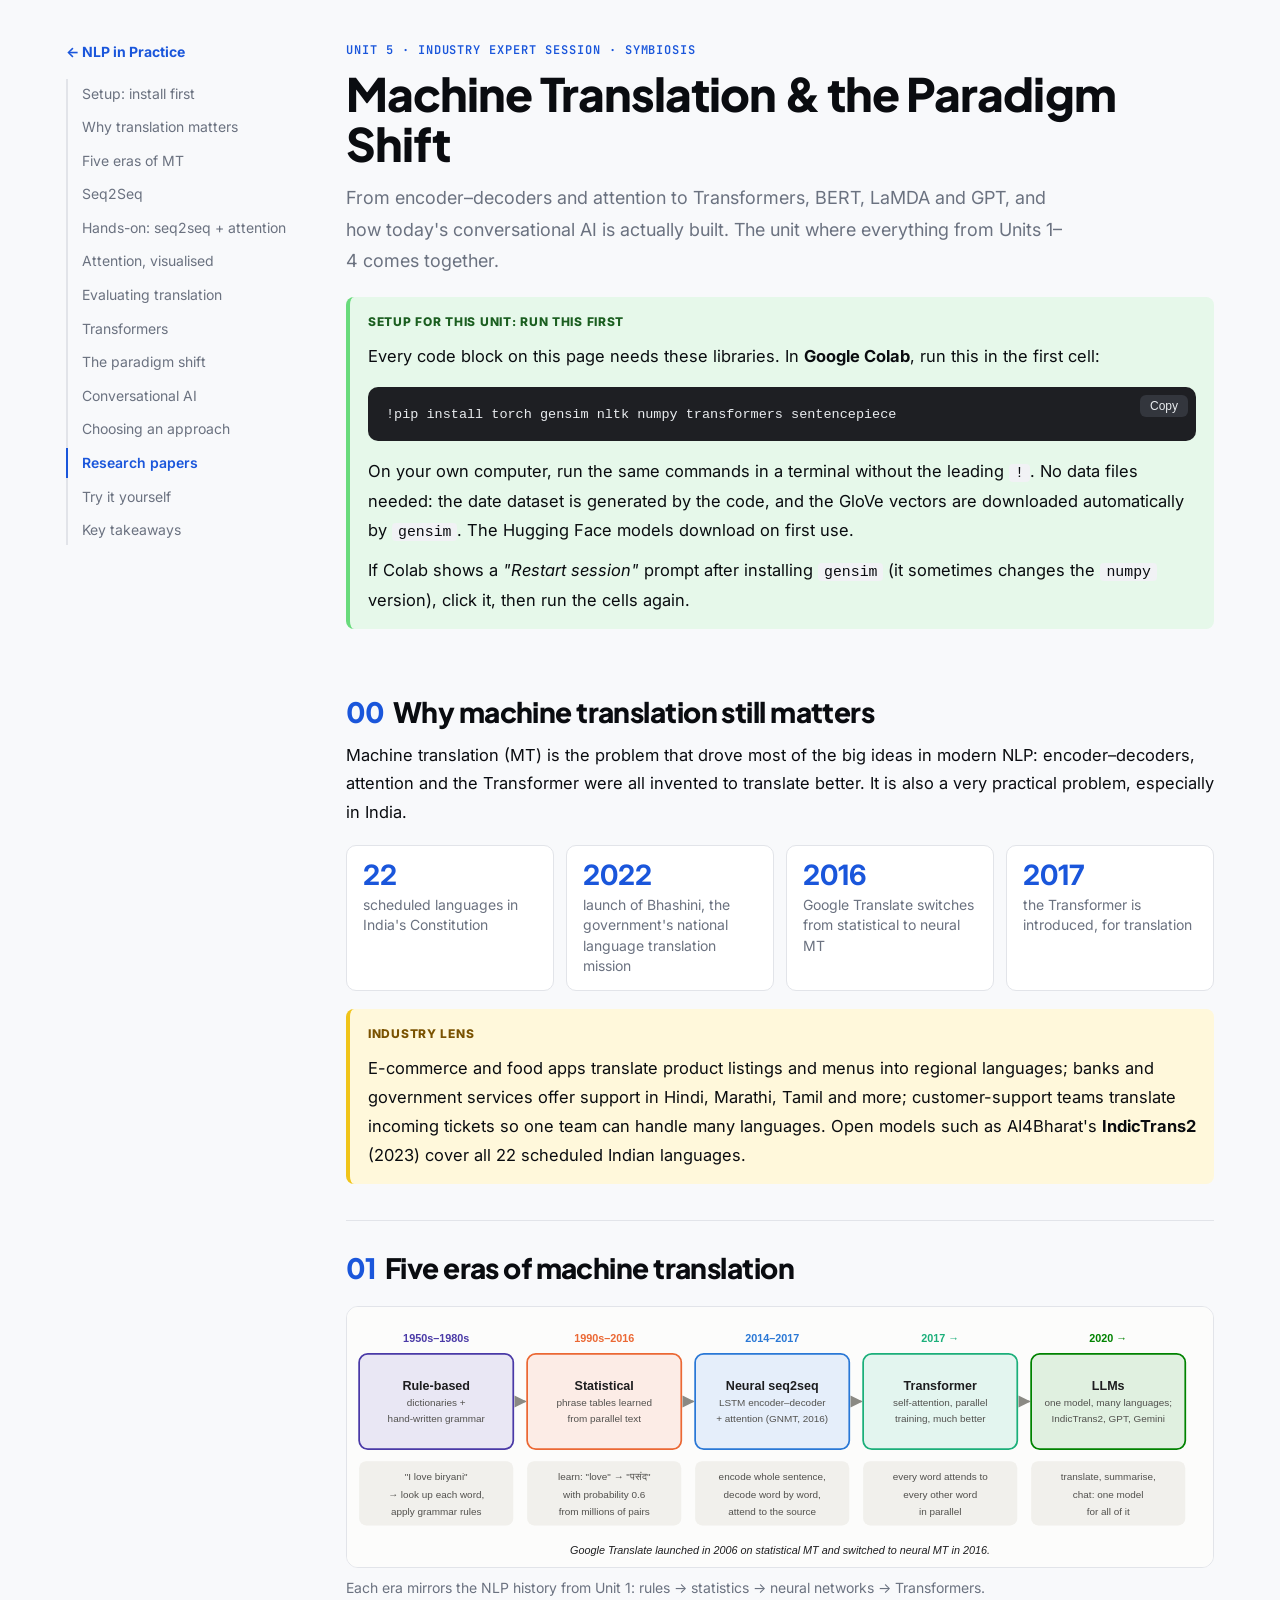
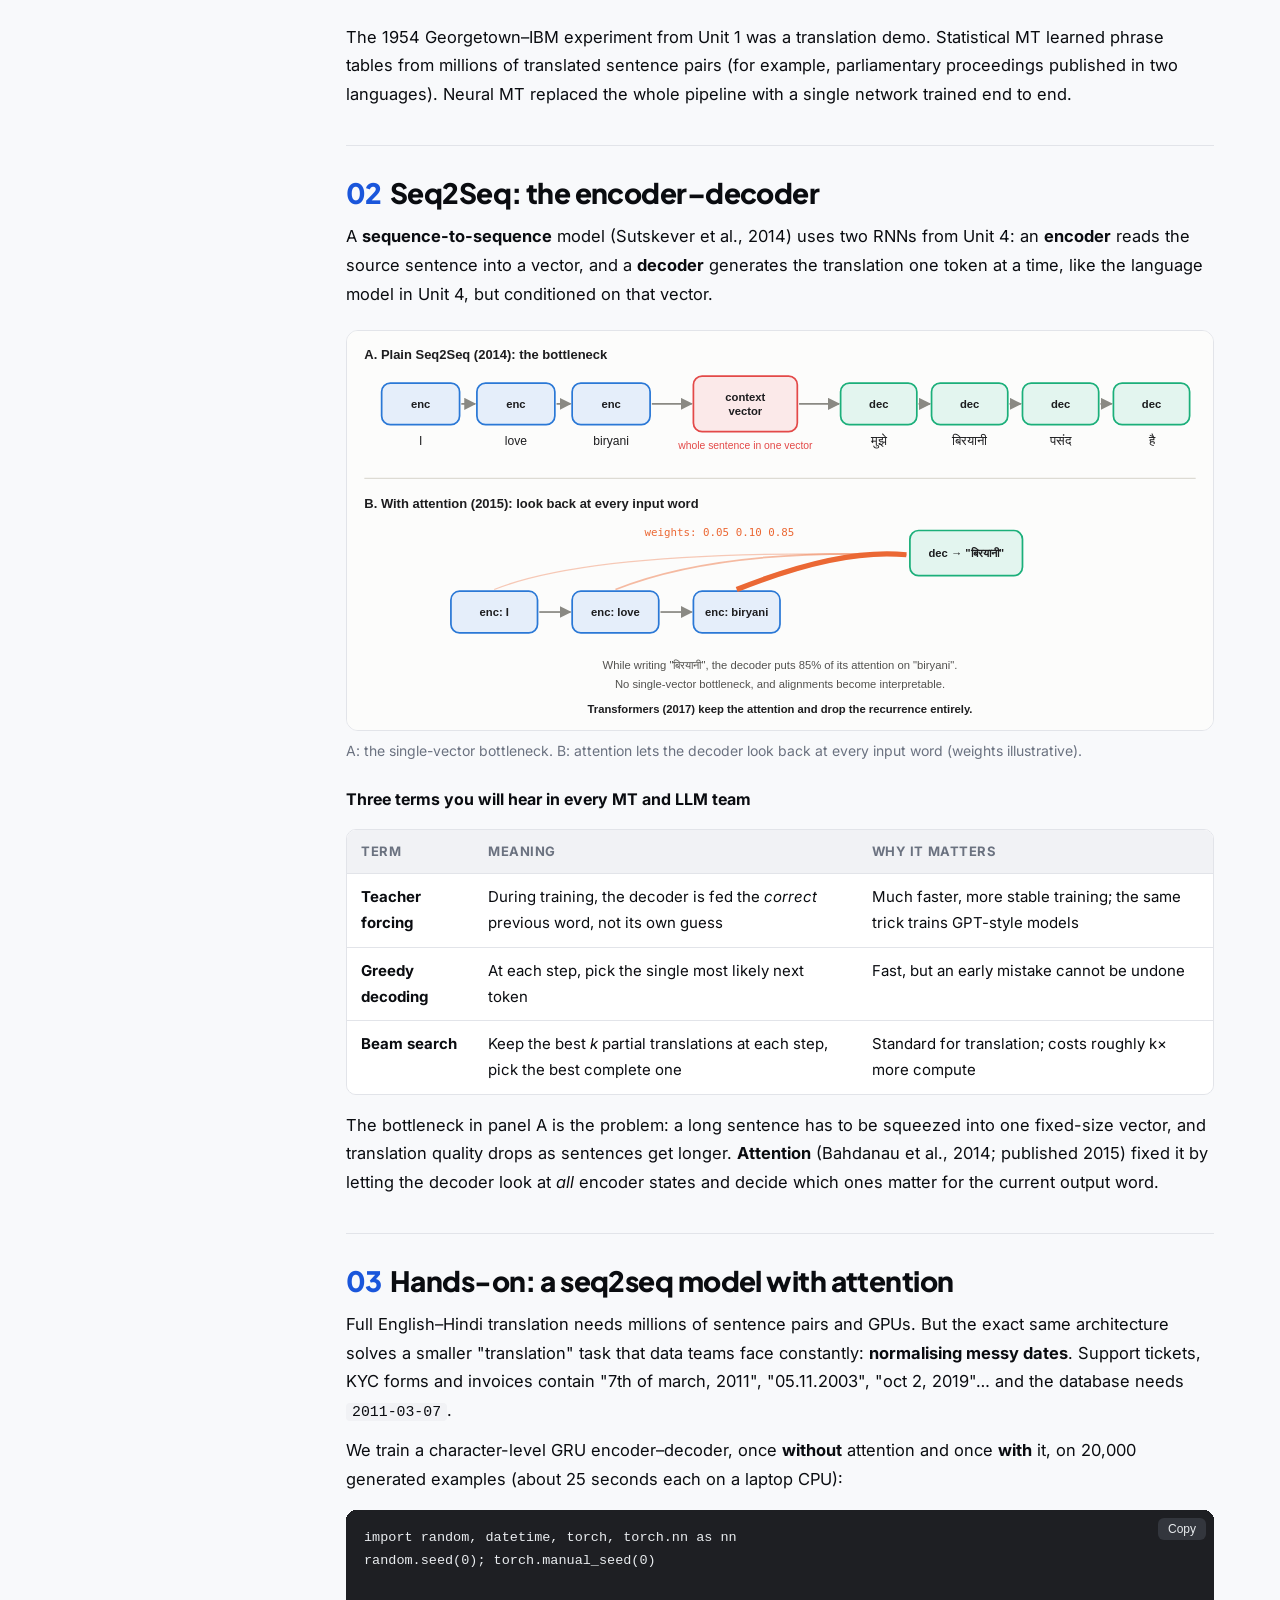
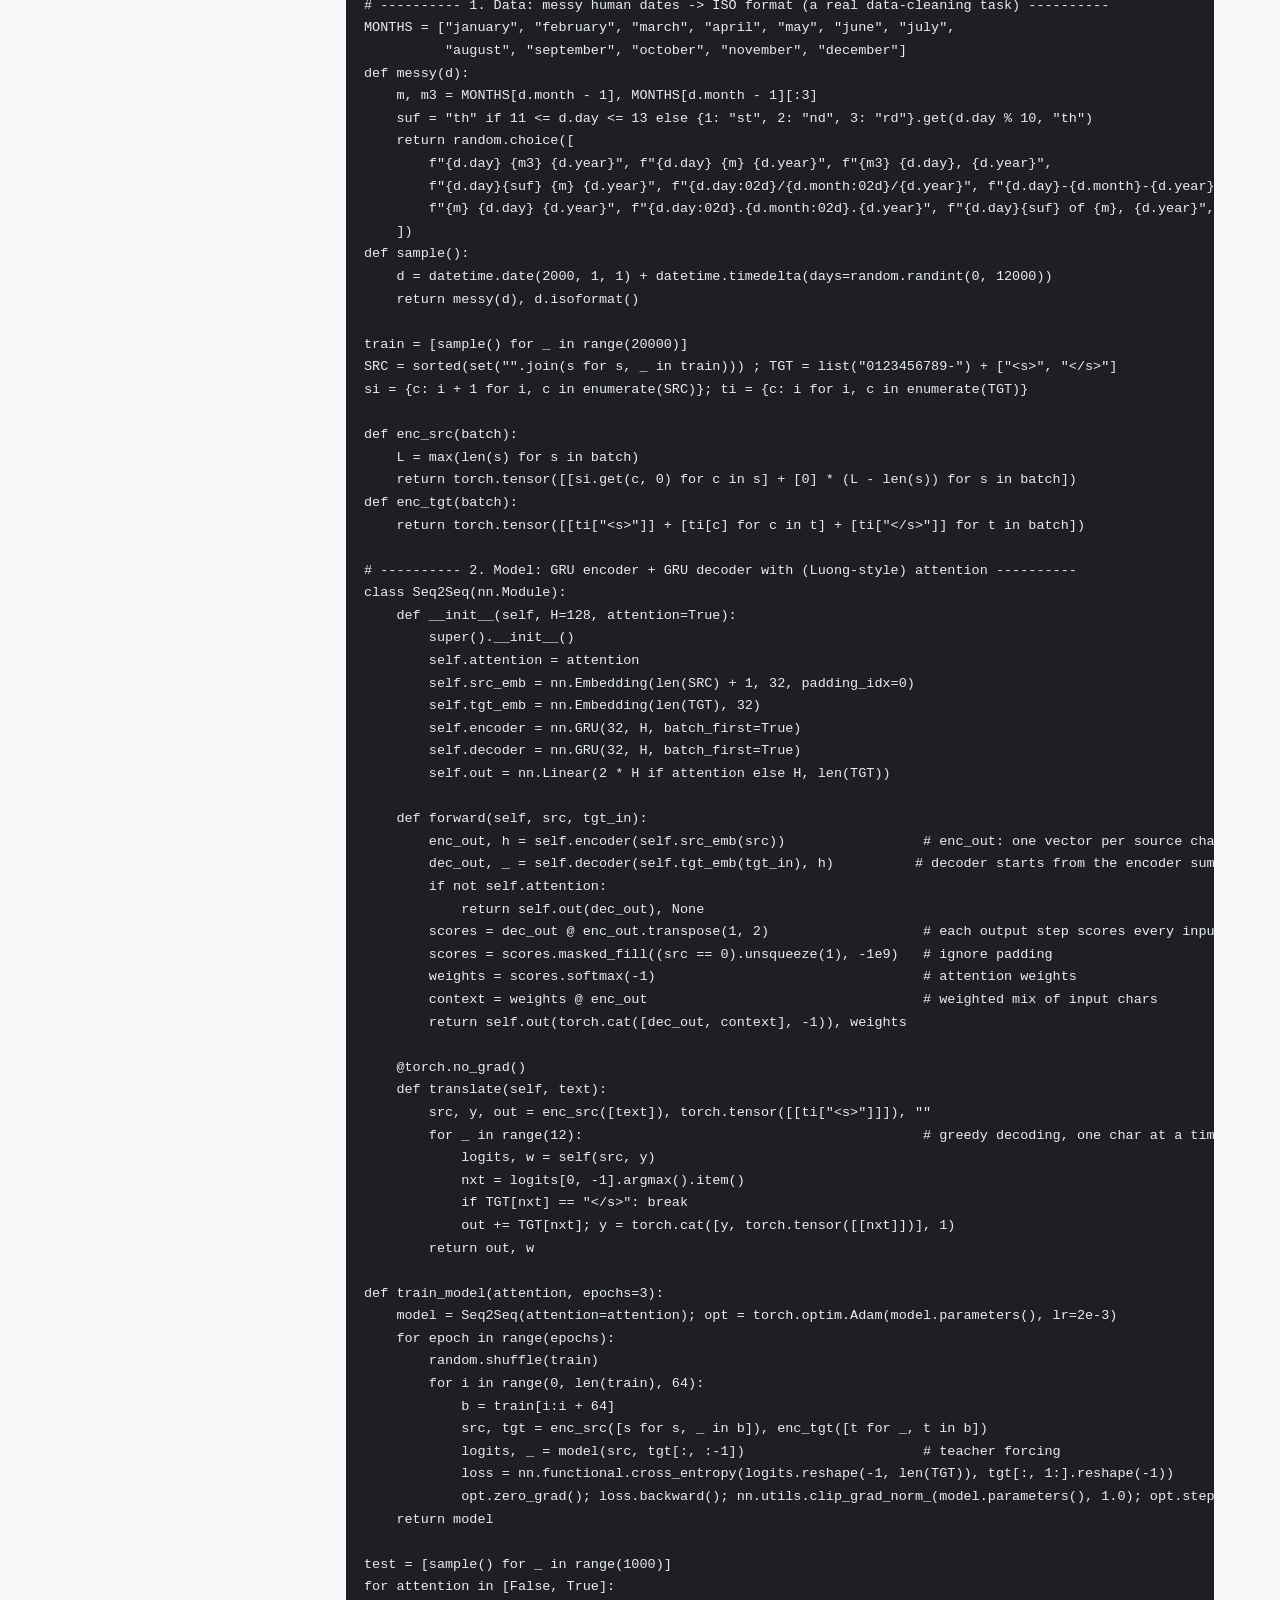
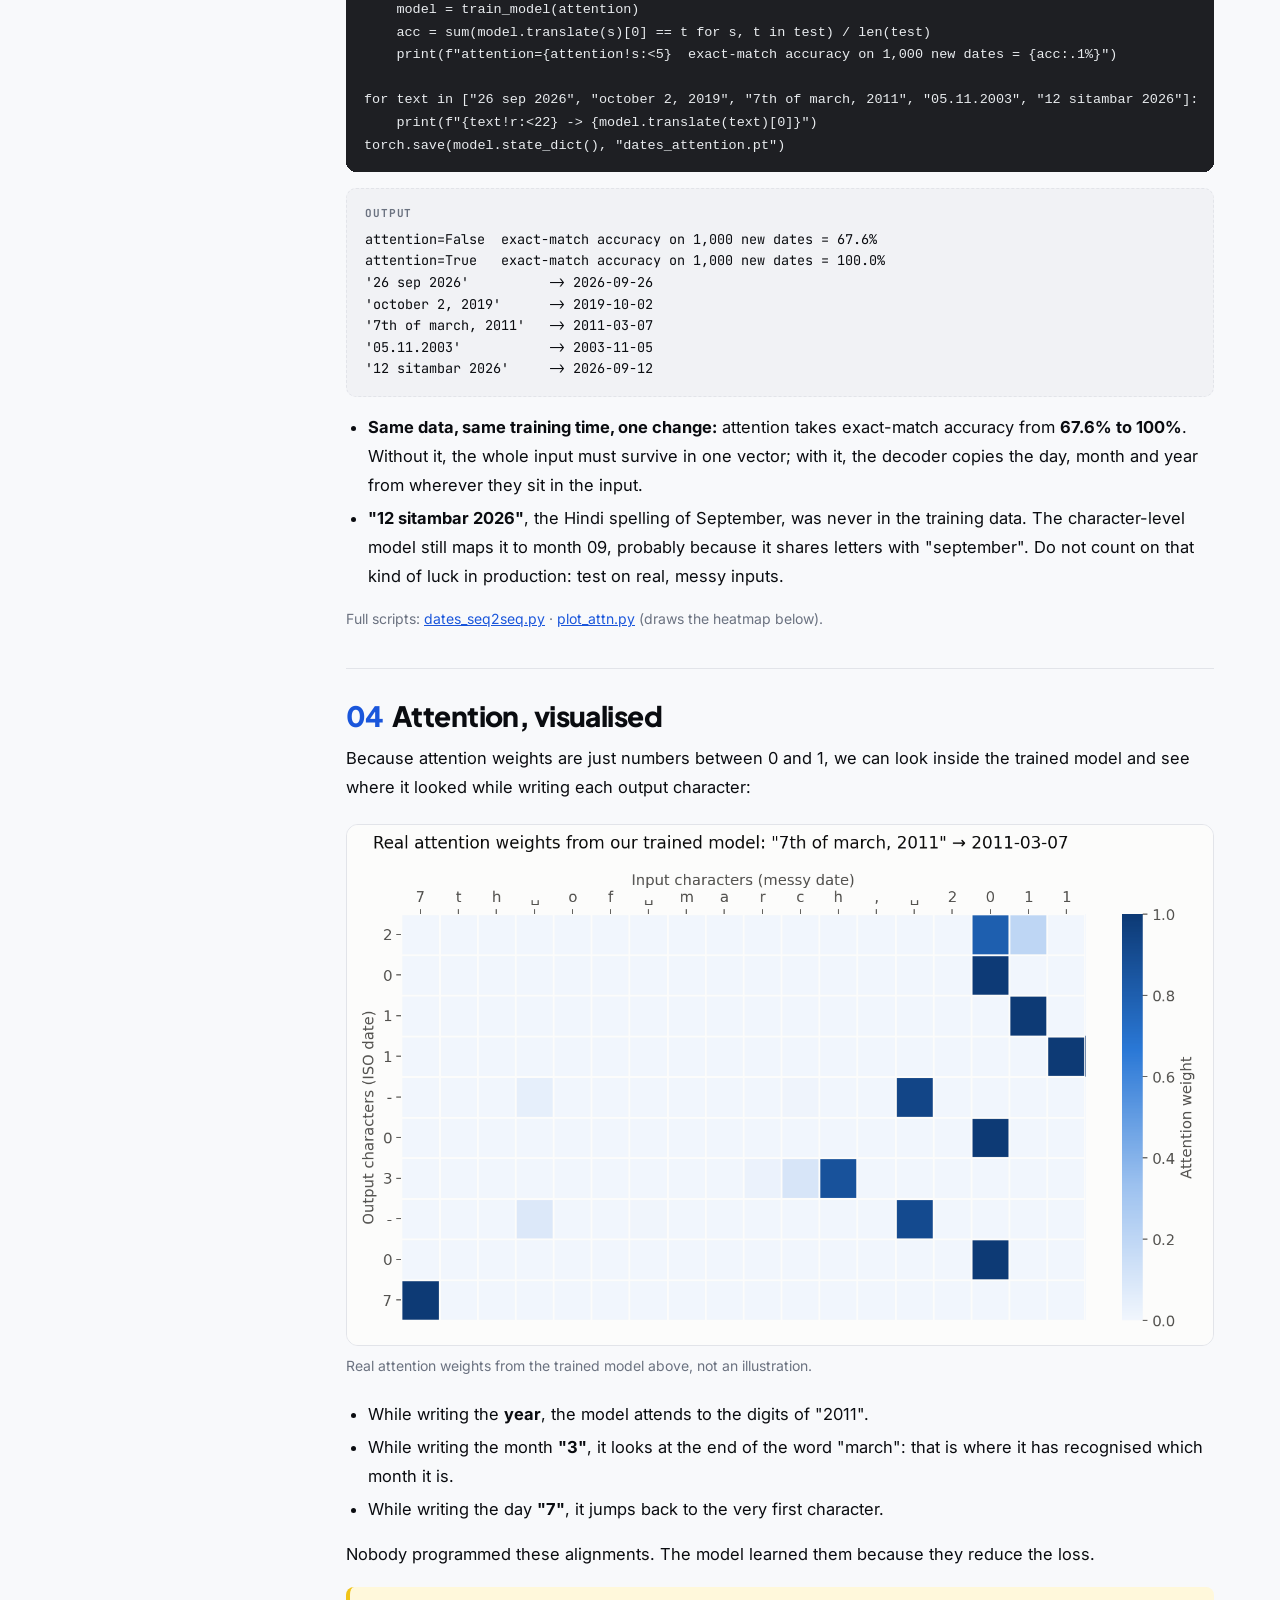
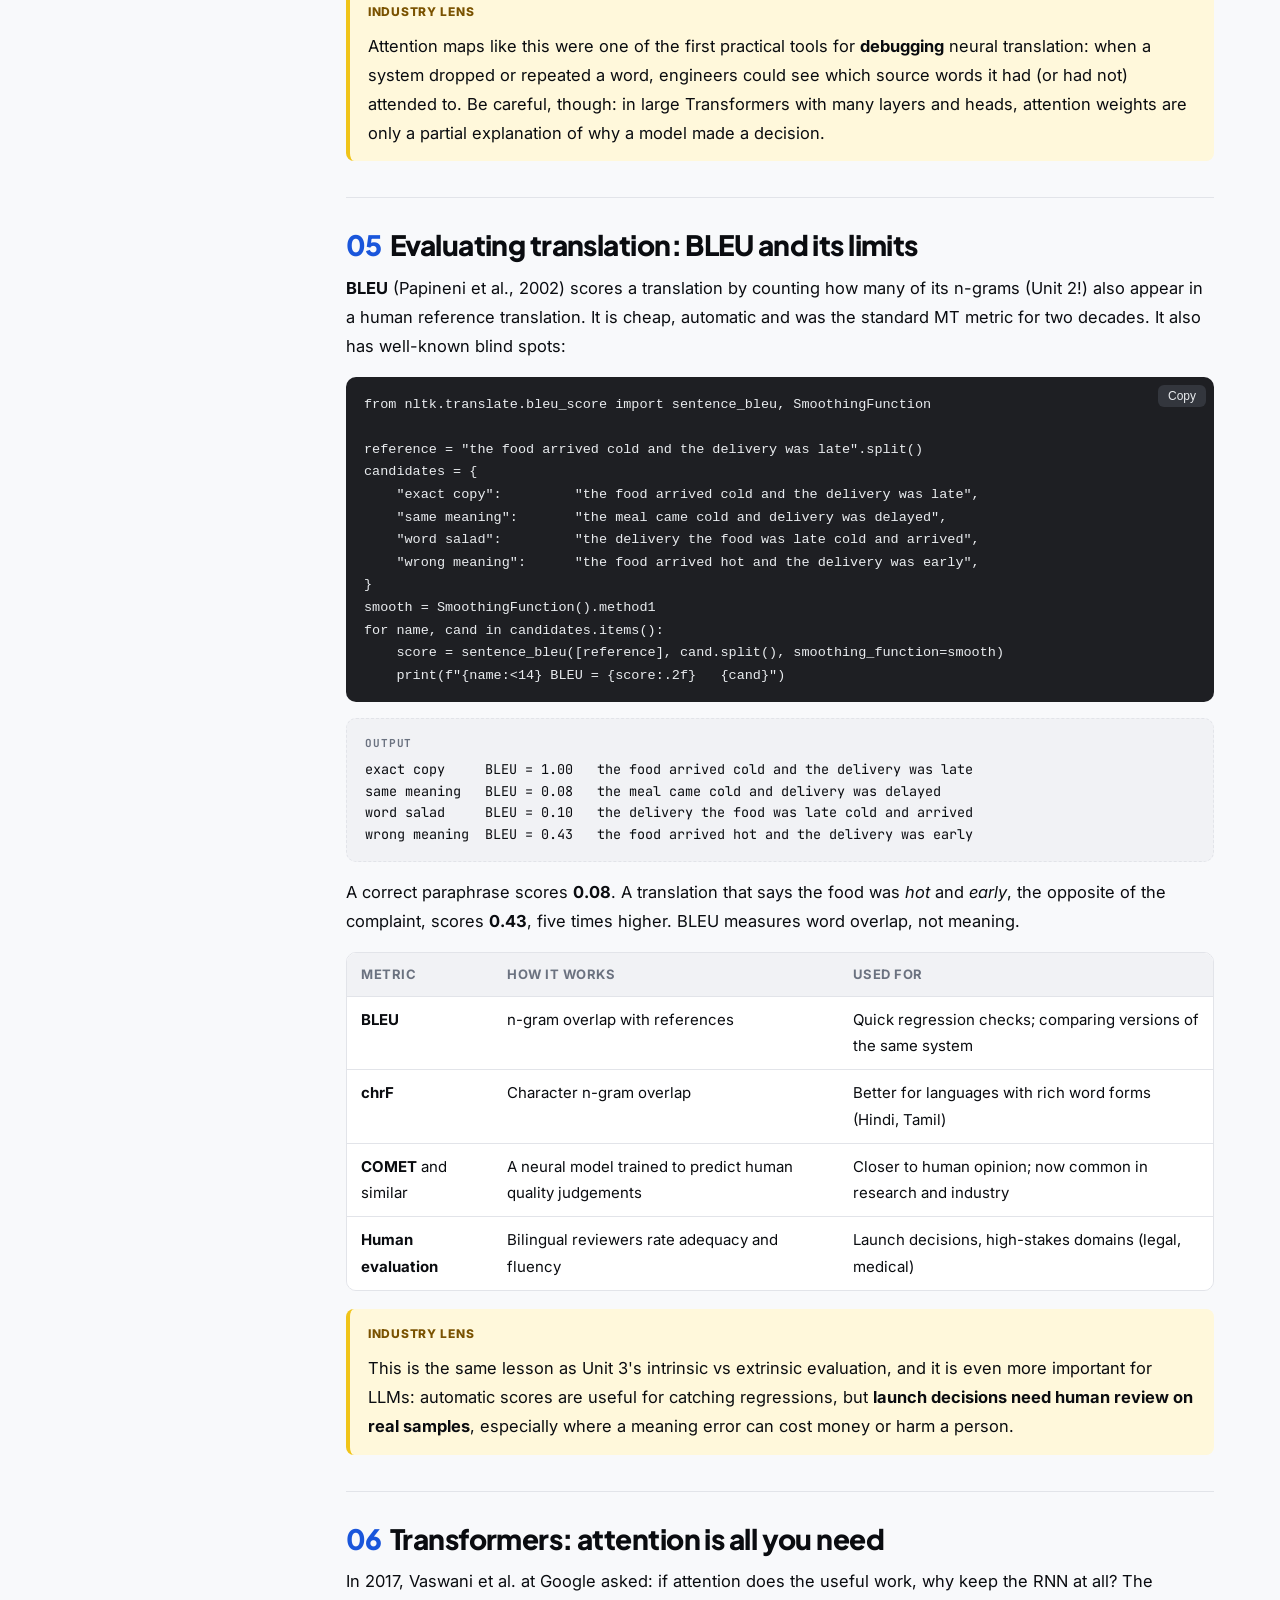
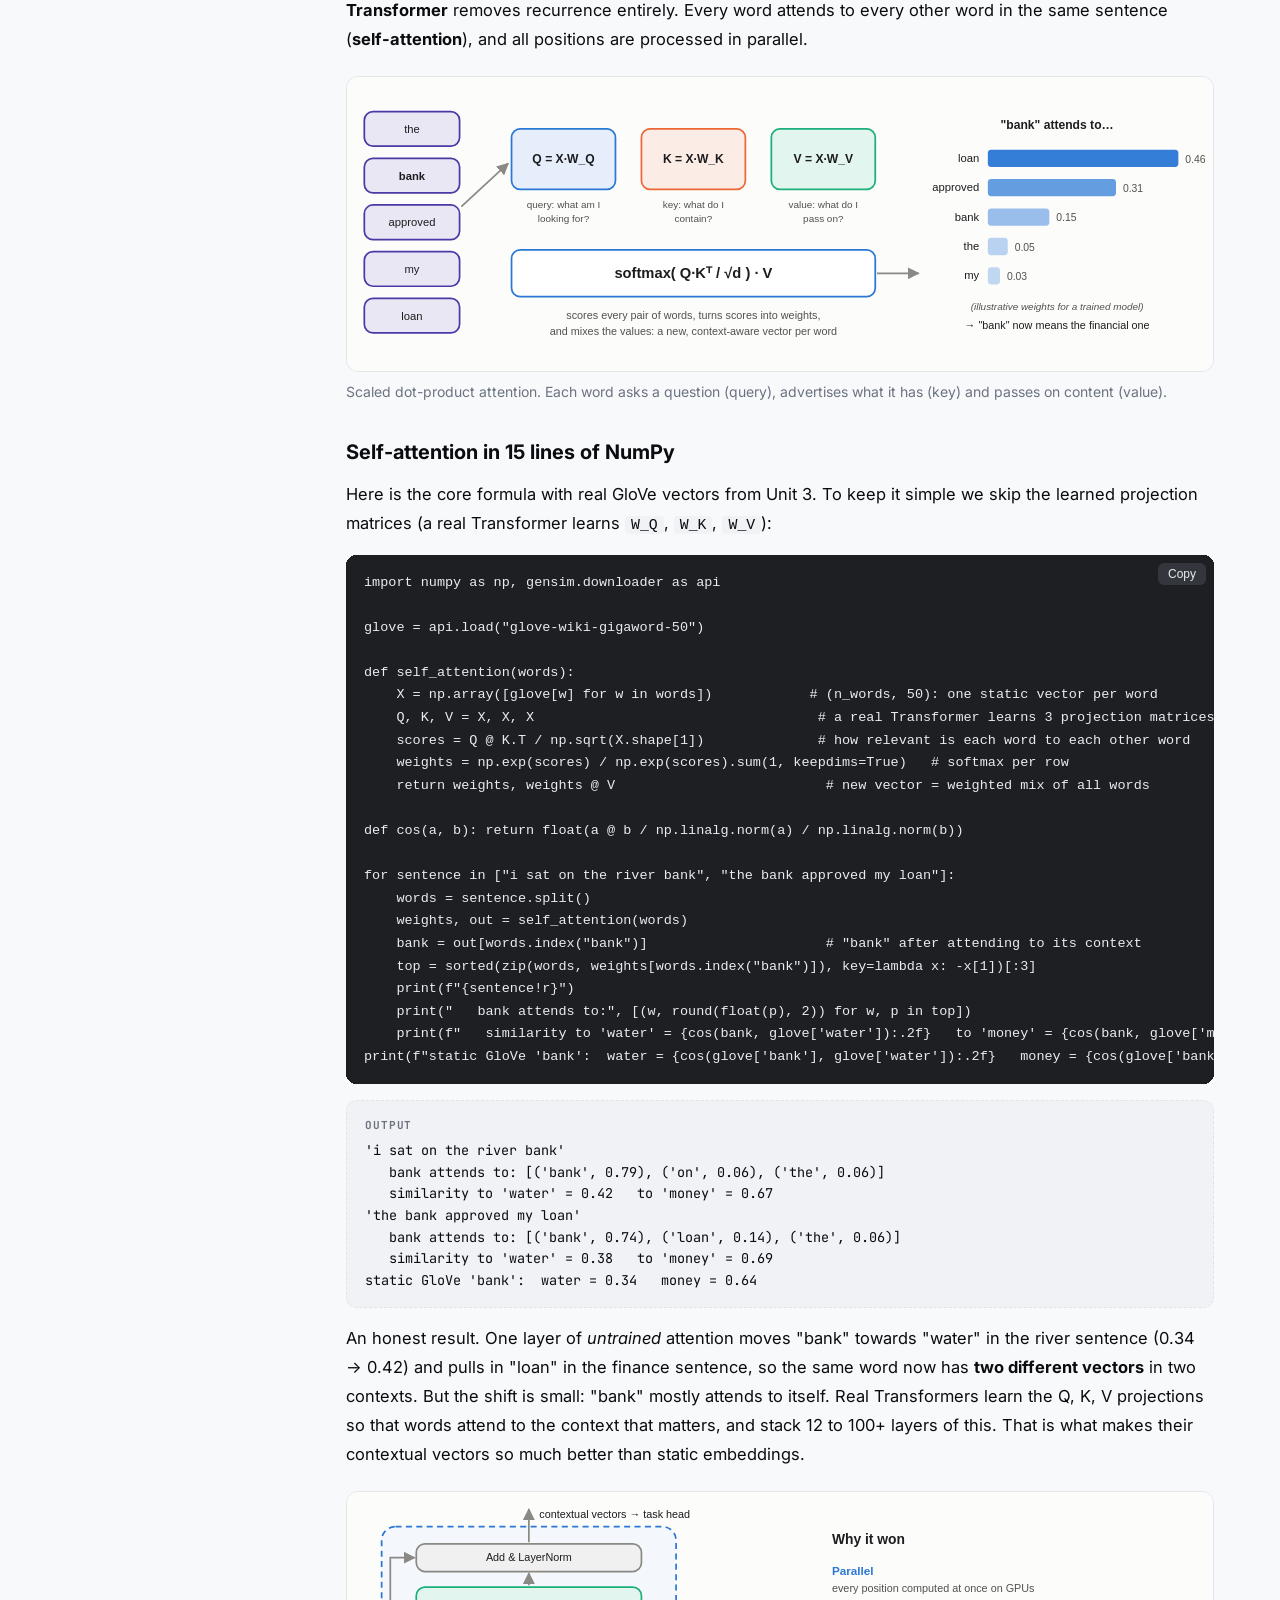
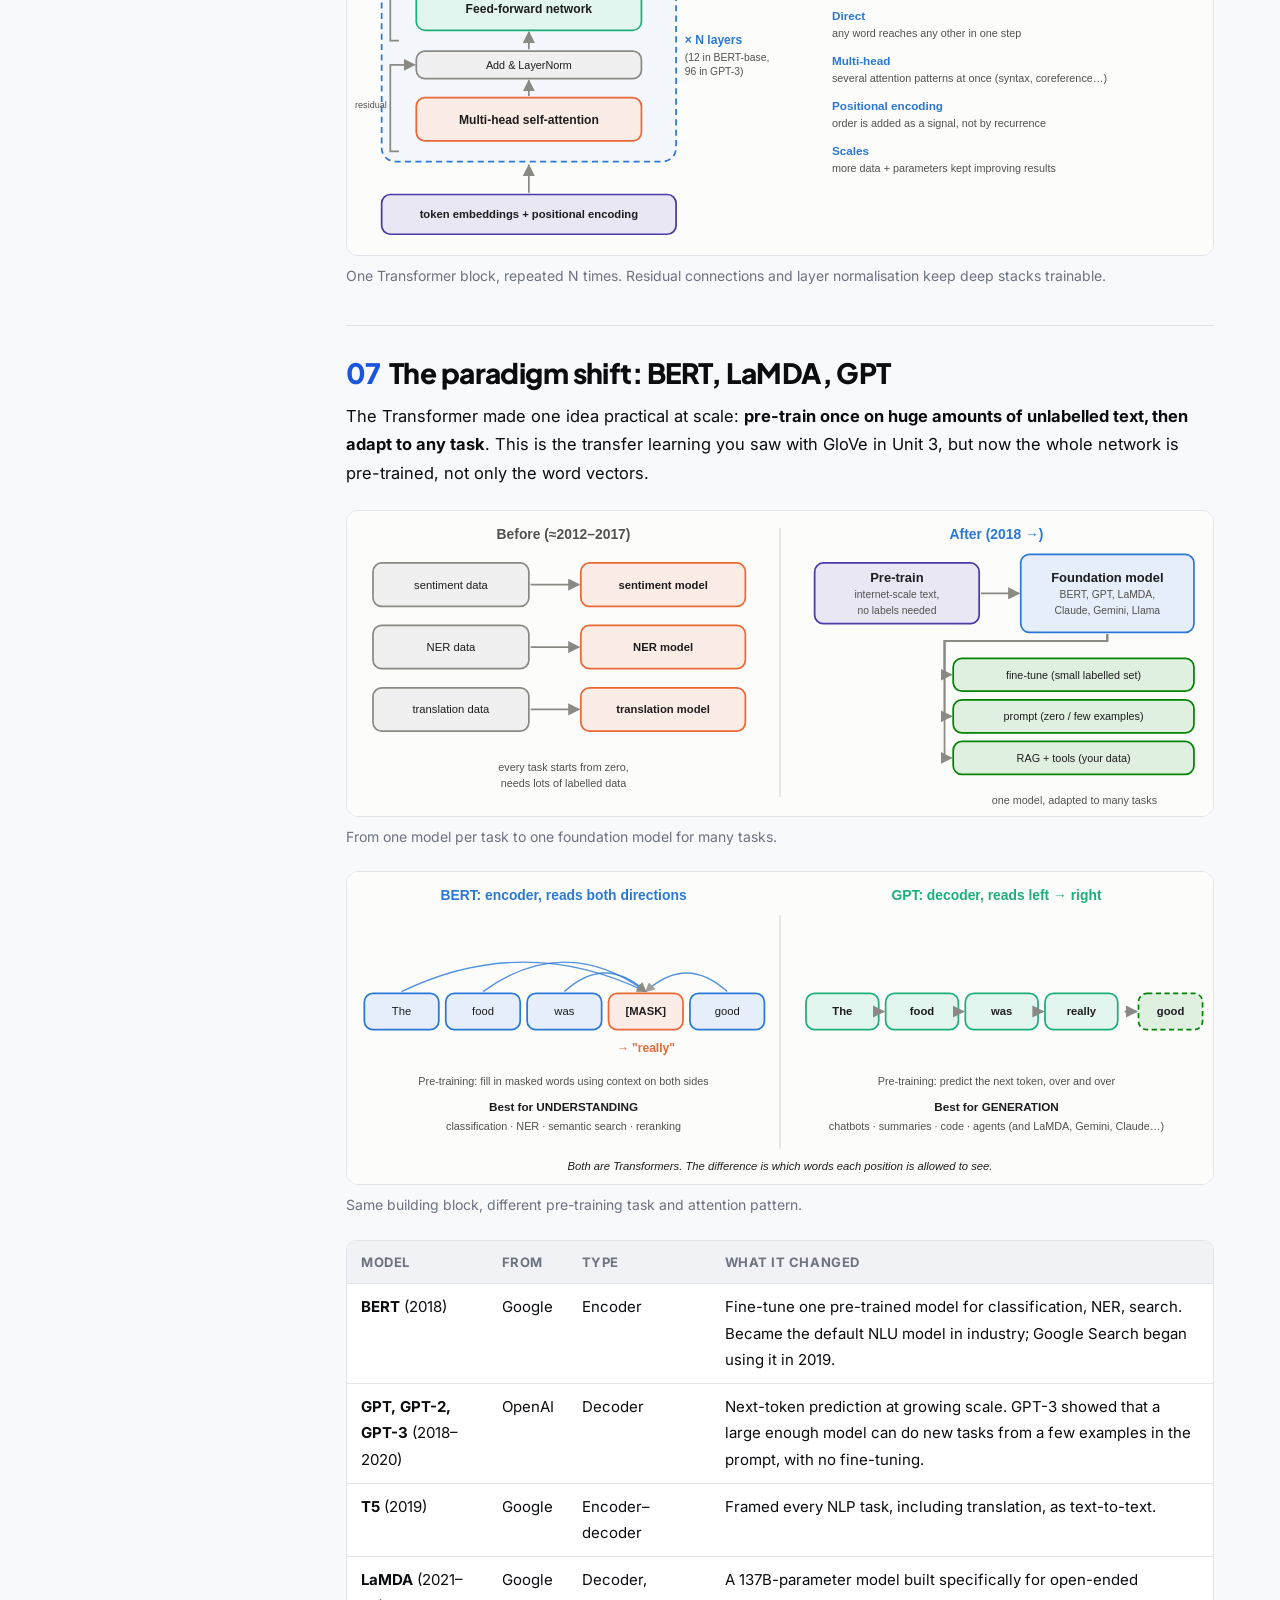
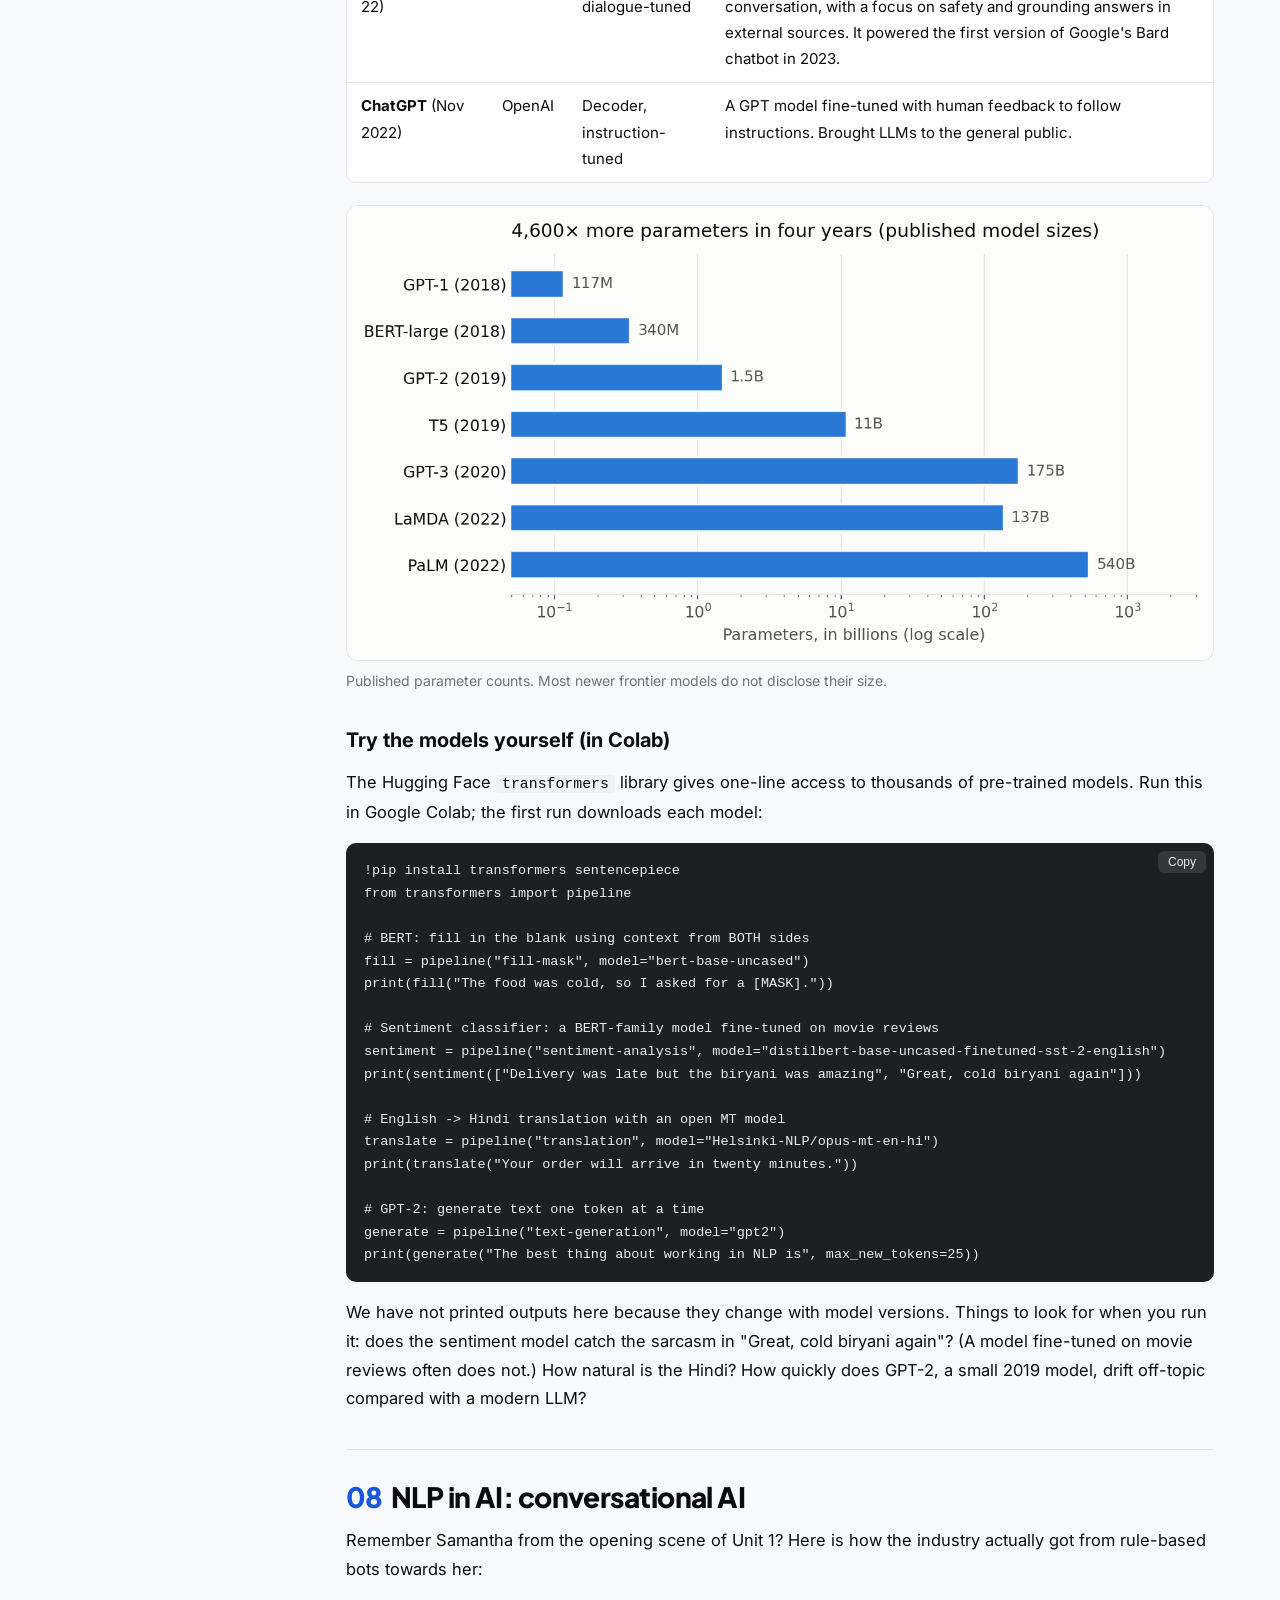
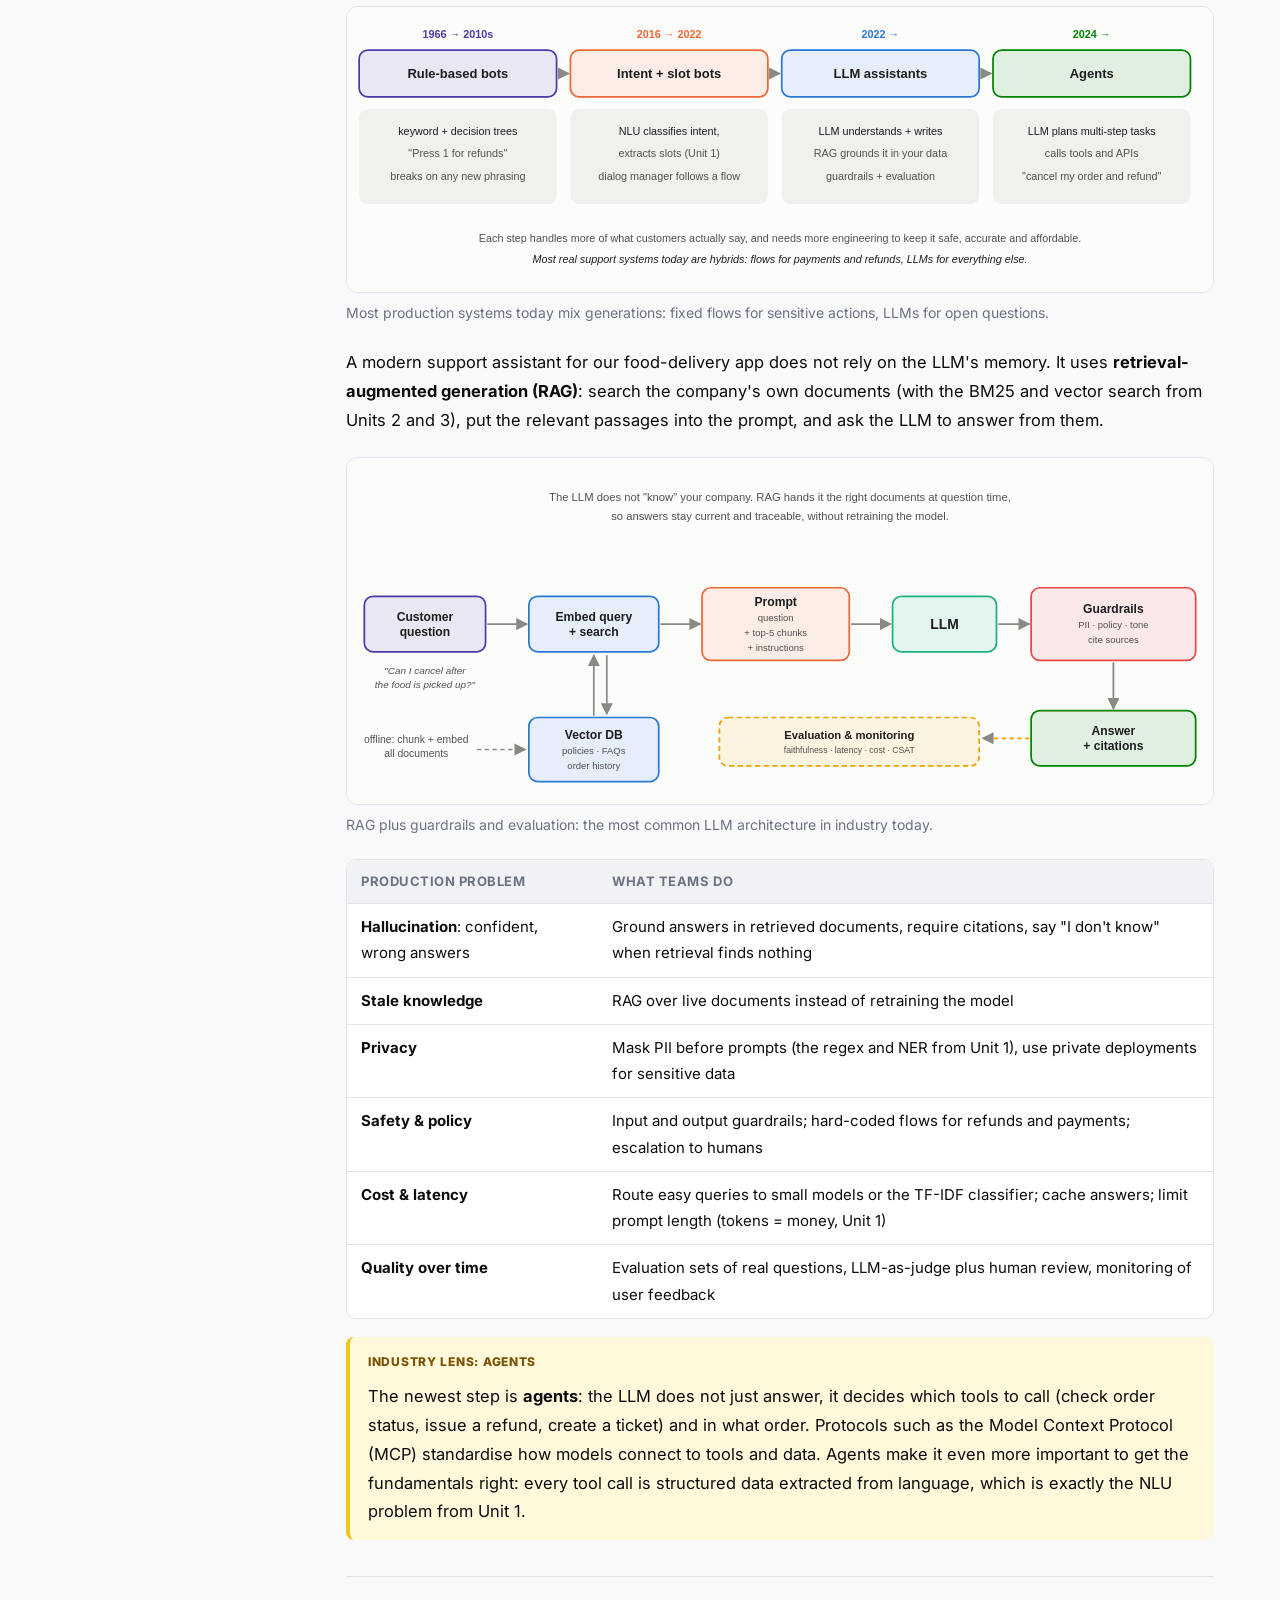
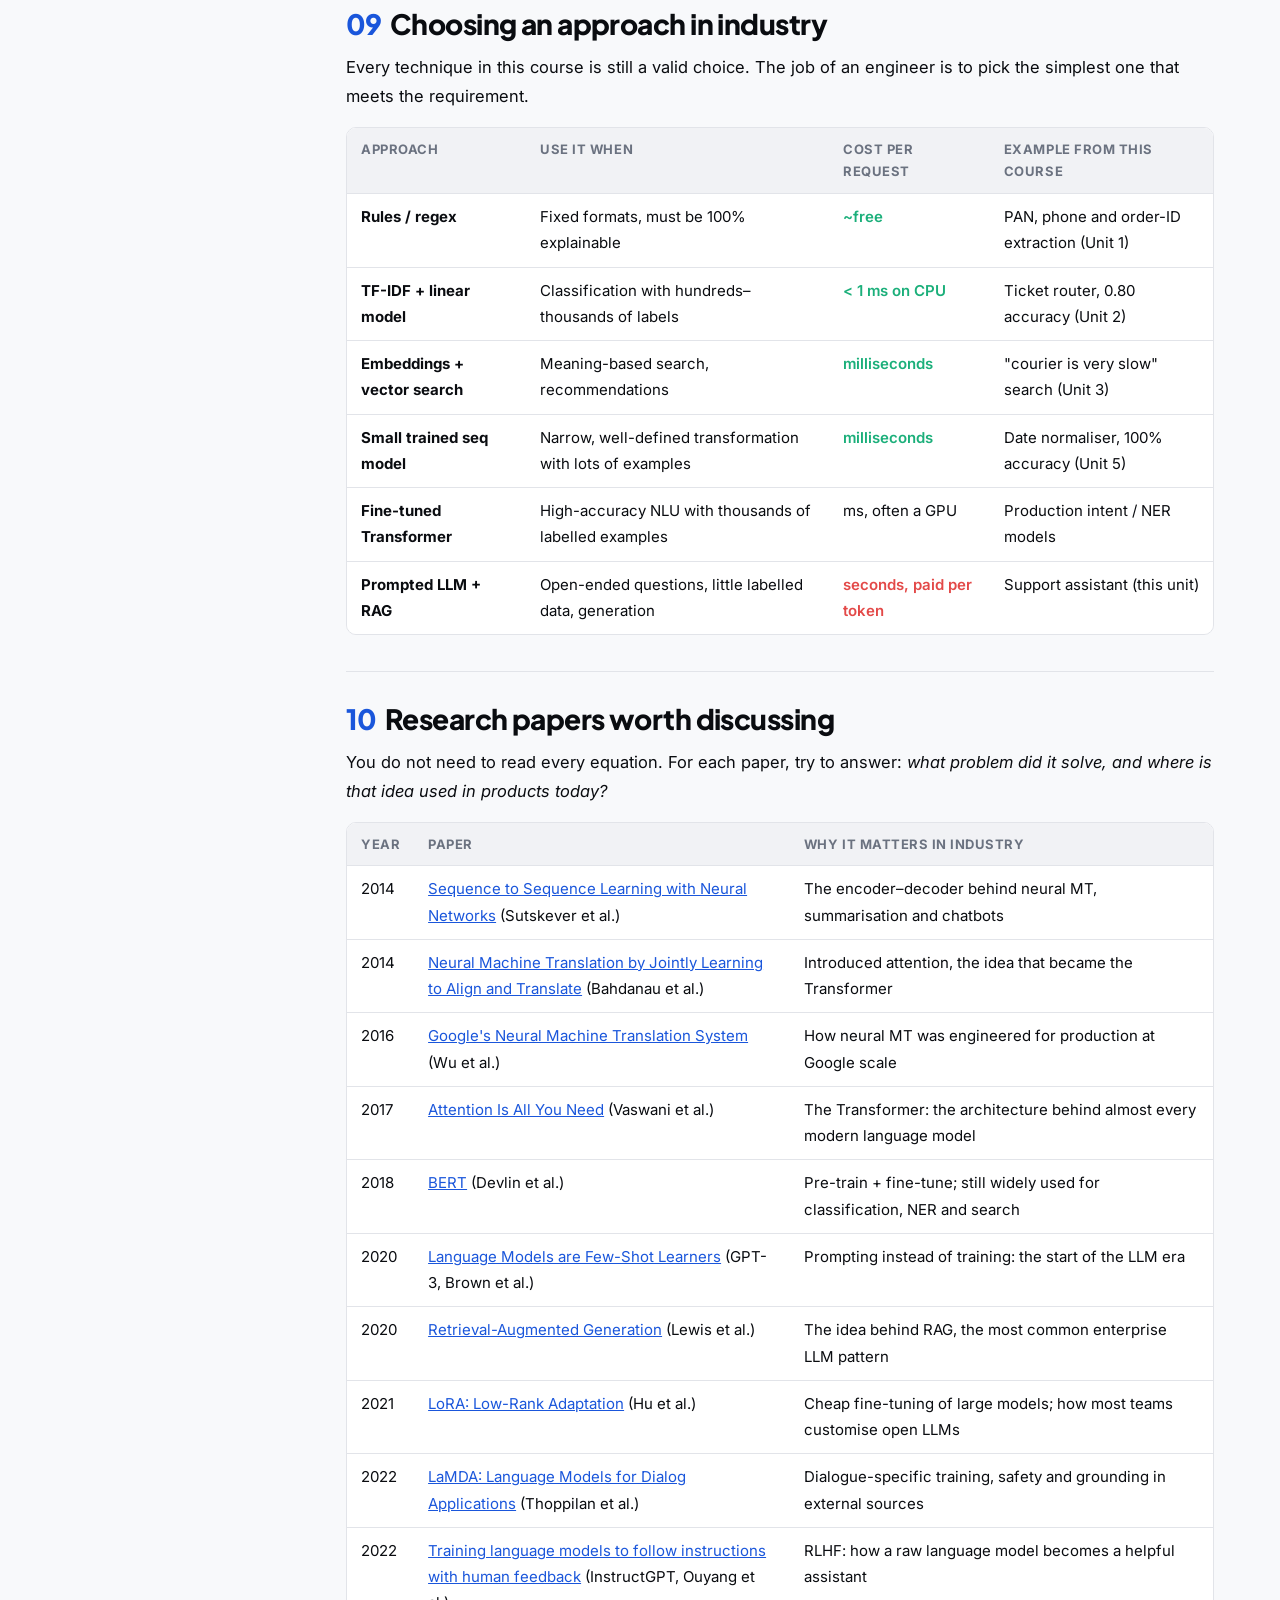
<file: nlp_session_site/unit5_machine_translation.html>
<!doctype html>
<html lang="en">
<head>
<meta charset="utf-8">
<meta name="viewport" content="width=device-width, initial-scale=1">
<title>Unit 5 · Machine Translation &amp; the Paradigm Shift | NLP in Practice</title>
<meta name="description" content="Industry-focused notes on machine translation, seq2seq and attention, Transformers, BERT, LaMDA and GPT, conversational AI, RAG and the research papers that shaped modern NLP.">
<link rel="preconnect" href="https://fonts.googleapis.com">
<link href="https://fonts.googleapis.com/css2?family=Inter:wght@400;500;600;700&family=Plus+Jakarta+Sans:wght@700;800&family=JetBrains+Mono:wght@400;500;600&display=swap" rel="stylesheet">
<link rel="stylesheet" href="static/css/style.css">
</head>
<body>
<div class="layout">

<nav class="toc" aria-label="On this page">
  <a class="home" href="index.html">← NLP in Practice</a>
  <ol>
    <li><a href="#setup">Setup: install first</a></li>
    <li><a href="#why">Why translation matters</a></li>
    <li><a href="#history">Five eras of MT</a></li>
    <li><a href="#seq2seq">Seq2Seq</a></li>
    <li><a href="#handson">Hands-on: seq2seq + attention</a></li>
    <li><a href="#attention">Attention, visualised</a></li>
    <li><a href="#evaluation">Evaluating translation</a></li>
    <li><a href="#transformer">Transformers</a></li>
    <li><a href="#paradigm">The paradigm shift</a></li>
    <li><a href="#conversational">Conversational AI</a></li>
    <li><a href="#choosing">Choosing an approach</a></li>
    <li><a href="#papers">Research papers</a></li>
    <li><a href="#practice">Try it yourself</a></li>
    <li><a href="#takeaways">Key takeaways</a></li>
  </ol>
</nav>

<main>
<header>
  <div class="eyebrow">Unit 5 · Industry Expert Session · Symbiosis</div>
  <h1>Machine Translation &amp; the Paradigm Shift</h1>
  <p class="sub">From encoder–decoders and attention to Transformers, BERT, LaMDA and GPT, and how today's conversational AI is actually built. The unit where everything from Units 1–4 comes together.</p>
</header>

<div class="callout demo" id="setup">
  <span class="label">Setup for this unit: run this first</span>
  <p>Every code block on this page needs these libraries. In <strong>Google Colab</strong>, run this in the first cell:</p>
<pre><code>!pip install torch gensim nltk numpy transformers sentencepiece</code></pre>
  <p>On your own computer, run the same commands in a terminal without the leading <code>!</code>. No data files needed: the date dataset is generated by the code, and the GloVe vectors are downloaded automatically by <code>gensim</code>. The Hugging Face models download on first use.</p>
  <p>If Colab shows a <em>"Restart session"</em> prompt after installing <code>gensim</code> (it sometimes changes the <code>numpy</code> version), click it, then run the cells again.</p>
</div>

<!-- 0 -->
<section id="why">
  <h2><span class="num">00</span>Why machine translation still matters</h2>
  <p>Machine translation (MT) is the problem that drove most of the big ideas in modern NLP: encoder–decoders, attention and the Transformer were all invented to translate better. It is also a very practical problem, especially in India.</p>
  <div class="stats">
    <div class="stat"><b>22</b><span>scheduled languages in India's Constitution</span></div>
    <div class="stat"><b>2022</b><span>launch of Bhashini, the government's national language translation mission</span></div>
    <div class="stat"><b>2016</b><span>Google Translate switches from statistical to neural MT</span></div>
    <div class="stat"><b>2017</b><span>the Transformer is introduced, for translation</span></div>
  </div>
  <div class="callout industry">
    <span class="label">Industry lens</span>
    <p>E-commerce and food apps translate product listings and menus into regional languages; banks and government services offer support in Hindi, Marathi, Tamil and more; customer-support teams translate incoming tickets so one team can handle many languages. Open models such as AI4Bharat's <strong>IndicTrans2</strong> (2023) cover all 22 scheduled Indian languages.</p>
  </div>
</section>

<!-- 1 -->
<section id="history">
  <h2><span class="num">01</span>Five eras of machine translation</h2>
  <figure>
    <img src="static/images/unit5/mt_history.svg" alt="Five eras of machine translation: rule-based (1950s to 1980s), statistical (1990s to 2016), neural seq2seq (2014 to 2017), Transformer (2017 onwards) and LLMs (2020 onwards)" loading="lazy">
    <figcaption>Each era mirrors the NLP history from Unit 1: rules → statistics → neural networks → Transformers.</figcaption>
  </figure>
  <p>The 1954 Georgetown–IBM experiment from Unit 1 was a translation demo. Statistical MT learned phrase tables from millions of translated sentence pairs (for example, parliamentary proceedings published in two languages). Neural MT replaced the whole pipeline with a single network trained end to end.</p>
</section>

<!-- 2 -->
<section id="seq2seq">
  <h2><span class="num">02</span>Seq2Seq: the encoder–decoder</h2>
  <p>A <strong>sequence-to-sequence</strong> model (Sutskever et al., 2014) uses two RNNs from Unit 4: an <strong>encoder</strong> reads the source sentence into a vector, and a <strong>decoder</strong> generates the translation one token at a time, like the language model in Unit 4, but conditioned on that vector.</p>
  <figure>
    <img src="static/images/unit5/seq2seq_attention.svg" alt="Panel A: plain seq2seq squeezes I love biryani into one context vector before decoding the Hindi translation. Panel B: with attention, the decoder looks back at every encoder state, putting most weight on biryani while writing the Hindi word for it" loading="lazy">
    <figcaption>A: the single-vector bottleneck. B: attention lets the decoder look back at every input word (weights illustrative).</figcaption>
  </figure>
  <h4>Three terms you will hear in every MT and LLM team</h4>
  <div class="table-wrap"><table>
    <thead><tr><th>Term</th><th>Meaning</th><th>Why it matters</th></tr></thead>
    <tbody>
      <tr><td><strong>Teacher forcing</strong></td><td>During training, the decoder is fed the <em>correct</em> previous word, not its own guess</td><td>Much faster, more stable training; the same trick trains GPT-style models</td></tr>
      <tr><td><strong>Greedy decoding</strong></td><td>At each step, pick the single most likely next token</td><td>Fast, but an early mistake cannot be undone</td></tr>
      <tr><td><strong>Beam search</strong></td><td>Keep the best <em>k</em> partial translations at each step, pick the best complete one</td><td>Standard for translation; costs roughly k× more compute</td></tr>
    </tbody>
  </table></div>
  <p>The bottleneck in panel A is the problem: a long sentence has to be squeezed into one fixed-size vector, and translation quality drops as sentences get longer. <strong>Attention</strong> (Bahdanau et al., 2014; published 2015) fixed it by letting the decoder look at <em>all</em> encoder states and decide which ones matter for the current output word.</p>
</section>

<!-- 3 -->
<section id="handson">
  <h2><span class="num">03</span>Hands-on: a seq2seq model with attention</h2>
  <p>Full English–Hindi translation needs millions of sentence pairs and GPUs. But the exact same architecture solves a smaller "translation" task that data teams face constantly: <strong>normalising messy dates</strong>. Support tickets, KYC forms and invoices contain "7th of march, 2011", "05.11.2003", "oct 2, 2019"… and the database needs <code>2011-03-07</code>.</p>
  <p>We train a character-level GRU encoder–decoder, once <strong>without</strong> attention and once <strong>with</strong> it, on 20,000 generated examples (about 25 seconds each on a laptop CPU):</p>
<pre><code>import random, datetime, torch, torch.nn as nn
random.seed(0); torch.manual_seed(0)

# ---------- 1. Data: messy human dates -&gt; ISO format (a real data-cleaning task) ----------
MONTHS = [&quot;january&quot;, &quot;february&quot;, &quot;march&quot;, &quot;april&quot;, &quot;may&quot;, &quot;june&quot;, &quot;july&quot;,
          &quot;august&quot;, &quot;september&quot;, &quot;october&quot;, &quot;november&quot;, &quot;december&quot;]
def messy(d):
    m, m3 = MONTHS[d.month - 1], MONTHS[d.month - 1][:3]
    suf = &quot;th&quot; if 11 &lt;= d.day &lt;= 13 else {1: &quot;st&quot;, 2: &quot;nd&quot;, 3: &quot;rd&quot;}.get(d.day % 10, &quot;th&quot;)
    return random.choice([
        f&quot;{d.day} {m3} {d.year}&quot;, f&quot;{d.day} {m} {d.year}&quot;, f&quot;{m3} {d.day}, {d.year}&quot;,
        f&quot;{d.day}{suf} {m} {d.year}&quot;, f&quot;{d.day:02d}/{d.month:02d}/{d.year}&quot;, f&quot;{d.day}-{d.month}-{d.year}&quot;,
        f&quot;{m} {d.day} {d.year}&quot;, f&quot;{d.day:02d}.{d.month:02d}.{d.year}&quot;, f&quot;{d.day}{suf} of {m}, {d.year}&quot;,
    ])
def sample():
    d = datetime.date(2000, 1, 1) + datetime.timedelta(days=random.randint(0, 12000))
    return messy(d), d.isoformat()

train = [sample() for _ in range(20000)]
SRC = sorted(set(&quot;&quot;.join(s for s, _ in train))) ; TGT = list(&quot;0123456789-&quot;) + [&quot;&lt;s&gt;&quot;, &quot;&lt;/s&gt;&quot;]
si = {c: i + 1 for i, c in enumerate(SRC)}; ti = {c: i for i, c in enumerate(TGT)}

def enc_src(batch):
    L = max(len(s) for s in batch)
    return torch.tensor([[si.get(c, 0) for c in s] + [0] * (L - len(s)) for s in batch])
def enc_tgt(batch):
    return torch.tensor([[ti[&quot;&lt;s&gt;&quot;]] + [ti[c] for c in t] + [ti[&quot;&lt;/s&gt;&quot;]] for t in batch])

# ---------- 2. Model: GRU encoder + GRU decoder with (Luong-style) attention ----------
class Seq2Seq(nn.Module):
    def __init__(self, H=128, attention=True):
        super().__init__()
        self.attention = attention
        self.src_emb = nn.Embedding(len(SRC) + 1, 32, padding_idx=0)
        self.tgt_emb = nn.Embedding(len(TGT), 32)
        self.encoder = nn.GRU(32, H, batch_first=True)
        self.decoder = nn.GRU(32, H, batch_first=True)
        self.out = nn.Linear(2 * H if attention else H, len(TGT))

    def forward(self, src, tgt_in):
        enc_out, h = self.encoder(self.src_emb(src))                 # enc_out: one vector per source char
        dec_out, _ = self.decoder(self.tgt_emb(tgt_in), h)          # decoder starts from the encoder summary
        if not self.attention:
            return self.out(dec_out), None
        scores = dec_out @ enc_out.transpose(1, 2)                   # each output step scores every input char
        scores = scores.masked_fill((src == 0).unsqueeze(1), -1e9)   # ignore padding
        weights = scores.softmax(-1)                                 # attention weights
        context = weights @ enc_out                                  # weighted mix of input chars
        return self.out(torch.cat([dec_out, context], -1)), weights

    @torch.no_grad()
    def translate(self, text):
        src, y, out = enc_src([text]), torch.tensor([[ti[&quot;&lt;s&gt;&quot;]]]), &quot;&quot;
        for _ in range(12):                                          # greedy decoding, one char at a time
            logits, w = self(src, y)
            nxt = logits[0, -1].argmax().item()
            if TGT[nxt] == &quot;&lt;/s&gt;&quot;: break
            out += TGT[nxt]; y = torch.cat([y, torch.tensor([[nxt]])], 1)
        return out, w

def train_model(attention, epochs=3):
    model = Seq2Seq(attention=attention); opt = torch.optim.Adam(model.parameters(), lr=2e-3)
    for epoch in range(epochs):
        random.shuffle(train)
        for i in range(0, len(train), 64):
            b = train[i:i + 64]
            src, tgt = enc_src([s for s, _ in b]), enc_tgt([t for _, t in b])
            logits, _ = model(src, tgt[:, :-1])                      # teacher forcing
            loss = nn.functional.cross_entropy(logits.reshape(-1, len(TGT)), tgt[:, 1:].reshape(-1))
            opt.zero_grad(); loss.backward(); nn.utils.clip_grad_norm_(model.parameters(), 1.0); opt.step()
    return model

test = [sample() for _ in range(1000)]
for attention in [False, True]:
    model = train_model(attention)
    acc = sum(model.translate(s)[0] == t for s, t in test) / len(test)
    print(f&quot;attention={attention!s:&lt;5}  exact-match accuracy on 1,000 new dates = {acc:.1%}&quot;)

for text in [&quot;26 sep 2026&quot;, &quot;october 2, 2019&quot;, &quot;7th of march, 2011&quot;, &quot;05.11.2003&quot;, &quot;12 sitambar 2026&quot;]:
    print(f&quot;{text!r:&lt;22} -&gt; {model.translate(text)[0]}&quot;)
torch.save(model.state_dict(), &quot;dates_attention.pt&quot;)</code></pre>
<pre class="output">attention=False  exact-match accuracy on 1,000 new dates = 67.6%
attention=True   exact-match accuracy on 1,000 new dates = 100.0%
'26 sep 2026'          -&gt; 2026-09-26
'october 2, 2019'      -&gt; 2019-10-02
'7th of march, 2011'   -&gt; 2011-03-07
'05.11.2003'           -&gt; 2003-11-05
'12 sitambar 2026'     -&gt; 2026-09-12</pre>
  <ul>
    <li><strong>Same data, same training time, one change:</strong> attention takes exact-match accuracy from <strong>67.6% to 100%</strong>. Without it, the whole input must survive in one vector; with it, the decoder copies the day, month and year from wherever they sit in the input.</li>
    <li><strong>"12 sitambar 2026"</strong>, the Hindi spelling of September, was never in the training data. The character-level model still maps it to month 09, probably because it shares letters with "september". Do not count on that kind of luck in production: test on real, messy inputs.</li>
  </ul>
  <p class="video-link">Full scripts: <a href="static/code/unit5/dates_seq2seq.py" download>dates_seq2seq.py</a> · <a href="static/code/unit5/plot_attn.py" download>plot_attn.py</a> (draws the heatmap below).</p>
</section>

<!-- 4 -->
<section id="attention">
  <h2><span class="num">04</span>Attention, visualised</h2>
  <p>Because attention weights are just numbers between 0 and 1, we can look inside the trained model and see where it looked while writing each output character:</p>
  <figure>
    <img src="static/images/unit5/attention_dates.png" alt="Heatmap of real attention weights: while writing the year 2011 the model attends to the digits 0, 1, 1 of 2011; while writing the month 03 it attends to the end of the word march; while writing the day 07 it attends to the digit 7 at the start" loading="lazy">
    <figcaption>Real attention weights from the trained model above, not an illustration.</figcaption>
  </figure>
  <ul>
    <li>While writing the <strong>year</strong>, the model attends to the digits of "2011".</li>
    <li>While writing the month <strong>"3"</strong>, it looks at the end of the word "march": that is where it has recognised which month it is.</li>
    <li>While writing the day <strong>"7"</strong>, it jumps back to the very first character.</li>
  </ul>
  <p>Nobody programmed these alignments. The model learned them because they reduce the loss.</p>
  <div class="callout industry">
    <span class="label">Industry lens</span>
    <p>Attention maps like this were one of the first practical tools for <strong>debugging</strong> neural translation: when a system dropped or repeated a word, engineers could see which source words it had (or had not) attended to. Be careful, though: in large Transformers with many layers and heads, attention weights are only a partial explanation of why a model made a decision.</p>
  </div>
</section>

<!-- 5 -->
<section id="evaluation">
  <h2><span class="num">05</span>Evaluating translation: BLEU and its limits</h2>
  <p><strong>BLEU</strong> (Papineni et al., 2002) scores a translation by counting how many of its n-grams (Unit 2!) also appear in a human reference translation. It is cheap, automatic and was the standard MT metric for two decades. It also has well-known blind spots:</p>
<pre><code>from nltk.translate.bleu_score import sentence_bleu, SmoothingFunction

reference = &quot;the food arrived cold and the delivery was late&quot;.split()
candidates = {
    &quot;exact copy&quot;:         &quot;the food arrived cold and the delivery was late&quot;,
    &quot;same meaning&quot;:       &quot;the meal came cold and delivery was delayed&quot;,
    &quot;word salad&quot;:         &quot;the delivery the food was late cold and arrived&quot;,
    &quot;wrong meaning&quot;:      &quot;the food arrived hot and the delivery was early&quot;,
}
smooth = SmoothingFunction().method1
for name, cand in candidates.items():
    score = sentence_bleu([reference], cand.split(), smoothing_function=smooth)
    print(f&quot;{name:&lt;14} BLEU = {score:.2f}   {cand}&quot;)</code></pre>
<pre class="output">exact copy     BLEU = 1.00   the food arrived cold and the delivery was late
same meaning   BLEU = 0.08   the meal came cold and delivery was delayed
word salad     BLEU = 0.10   the delivery the food was late cold and arrived
wrong meaning  BLEU = 0.43   the food arrived hot and the delivery was early</pre>
  <p>A correct paraphrase scores <strong>0.08</strong>. A translation that says the food was <em>hot</em> and <em>early</em>, the opposite of the complaint, scores <strong>0.43</strong>, five times higher. BLEU measures word overlap, not meaning.</p>
  <div class="table-wrap"><table>
    <thead><tr><th>Metric</th><th>How it works</th><th>Used for</th></tr></thead>
    <tbody>
      <tr><td><strong>BLEU</strong></td><td>n-gram overlap with references</td><td>Quick regression checks; comparing versions of the same system</td></tr>
      <tr><td><strong>chrF</strong></td><td>Character n-gram overlap</td><td>Better for languages with rich word forms (Hindi, Tamil)</td></tr>
      <tr><td><strong>COMET</strong> and similar</td><td>A neural model trained to predict human quality judgements</td><td>Closer to human opinion; now common in research and industry</td></tr>
      <tr><td><strong>Human evaluation</strong></td><td>Bilingual reviewers rate adequacy and fluency</td><td>Launch decisions, high-stakes domains (legal, medical)</td></tr>
    </tbody>
  </table></div>
  <div class="callout industry">
    <span class="label">Industry lens</span>
    <p>This is the same lesson as Unit 3's intrinsic vs extrinsic evaluation, and it is even more important for LLMs: automatic scores are useful for catching regressions, but <strong>launch decisions need human review on real samples</strong>, especially where a meaning error can cost money or harm a person.</p>
  </div>
</section>

<!-- 6 -->
<section id="transformer">
  <h2><span class="num">06</span>Transformers: attention is all you need</h2>
  <p>In 2017, Vaswani et al. at Google asked: if attention does the useful work, why keep the RNN at all? The <strong>Transformer</strong> removes recurrence entirely. Every word attends to every other word in the same sentence (<strong>self-attention</strong>), and all positions are processed in parallel.</p>
  <figure>
    <img src="static/images/unit5/qkv_attention.svg" alt="Self-attention: each word is projected into a query, key and value; softmax of Q times K transpose over square root of d, times V, gives each word a context-aware vector; bar chart shows bank attending mostly to loan and approved" loading="lazy">
    <figcaption>Scaled dot-product attention. Each word asks a question (query), advertises what it has (key) and passes on content (value).</figcaption>
  </figure>

  <h3>Self-attention in 15 lines of NumPy</h3>
  <p>Here is the core formula with real GloVe vectors from Unit 3. To keep it simple we skip the learned projection matrices (a real Transformer learns <code>W_Q</code>, <code>W_K</code>, <code>W_V</code>):</p>
<pre><code>import numpy as np, gensim.downloader as api

glove = api.load(&quot;glove-wiki-gigaword-50&quot;)

def self_attention(words):
    X = np.array([glove[w] for w in words])            # (n_words, 50): one static vector per word
    Q, K, V = X, X, X                                   # a real Transformer learns 3 projection matrices here
    scores = Q @ K.T / np.sqrt(X.shape[1])              # how relevant is each word to each other word
    weights = np.exp(scores) / np.exp(scores).sum(1, keepdims=True)   # softmax per row
    return weights, weights @ V                          # new vector = weighted mix of all words

def cos(a, b): return float(a @ b / np.linalg.norm(a) / np.linalg.norm(b))

for sentence in [&quot;i sat on the river bank&quot;, &quot;the bank approved my loan&quot;]:
    words = sentence.split()
    weights, out = self_attention(words)
    bank = out[words.index(&quot;bank&quot;)]                      # &quot;bank&quot; after attending to its context
    top = sorted(zip(words, weights[words.index(&quot;bank&quot;)]), key=lambda x: -x[1])[:3]
    print(f&quot;{sentence!r}&quot;)
    print(&quot;   bank attends to:&quot;, [(w, round(float(p), 2)) for w, p in top])
    print(f&quot;   similarity to &#x27;water&#x27; = {cos(bank, glove[&#x27;water&#x27;]):.2f}   to &#x27;money&#x27; = {cos(bank, glove[&#x27;money&#x27;]):.2f}&quot;)
print(f&quot;static GloVe &#x27;bank&#x27;:  water = {cos(glove[&#x27;bank&#x27;], glove[&#x27;water&#x27;]):.2f}   money = {cos(glove[&#x27;bank&#x27;], glove[&#x27;money&#x27;]):.2f}&quot;)</code></pre>
<pre class="output">'i sat on the river bank'
   bank attends to: [('bank', 0.79), ('on', 0.06), ('the', 0.06)]
   similarity to 'water' = 0.42   to 'money' = 0.67
'the bank approved my loan'
   bank attends to: [('bank', 0.74), ('loan', 0.14), ('the', 0.06)]
   similarity to 'water' = 0.38   to 'money' = 0.69
static GloVe 'bank':  water = 0.34   money = 0.64</pre>
  <p>An honest result. One layer of <em>untrained</em> attention moves "bank" towards "water" in the river sentence (0.34 → 0.42) and pulls in "loan" in the finance sentence, so the same word now has <strong>two different vectors</strong> in two contexts. But the shift is small: "bank" mostly attends to itself. Real Transformers learn the Q, K, V projections so that words attend to the context that matters, and stack 12 to 100+ layers of this. That is what makes their contextual vectors so much better than static embeddings.</p>
  <figure>
    <img src="static/images/unit5/transformer_block.svg" alt="Transformer block: token embeddings plus positional encoding feed multi-head self-attention, add and layer norm, a feed-forward network, and another add and layer norm, repeated N times; with reasons it won: parallel, direct, multi-head, positional encoding, scales" loading="lazy">
    <figcaption>One Transformer block, repeated N times. Residual connections and layer normalisation keep deep stacks trainable.</figcaption>
  </figure>
</section>

<!-- 7 -->
<section id="paradigm">
  <h2><span class="num">07</span>The paradigm shift: BERT, LaMDA, GPT</h2>
  <p>The Transformer made one idea practical at scale: <strong>pre-train once on huge amounts of unlabelled text, then adapt to any task</strong>. This is the transfer learning you saw with GloVe in Unit 3, but now the whole network is pre-trained, not only the word vectors.</p>
  <figure>
    <img src="static/images/unit5/paradigm_shift.svg" alt="Before 2018, each task (sentiment, NER, translation) had its own model trained from zero on labelled data. After 2018, one foundation model is pre-trained on internet-scale text and adapted by fine-tuning, prompting or RAG and tools" loading="lazy">
    <figcaption>From one model per task to one foundation model for many tasks.</figcaption>
  </figure>
  <figure>
    <img src="static/images/unit5/bert_vs_gpt.svg" alt="BERT is an encoder that reads both directions and is pre-trained by filling in masked words, best for understanding; GPT is a decoder that reads left to right and is pre-trained by predicting the next token, best for generation" loading="lazy">
    <figcaption>Same building block, different pre-training task and attention pattern.</figcaption>
  </figure>
  <div class="table-wrap"><table>
    <thead><tr><th>Model</th><th>From</th><th>Type</th><th>What it changed</th></tr></thead>
    <tbody>
      <tr><td><strong>BERT</strong> (2018)</td><td>Google</td><td>Encoder</td><td>Fine-tune one pre-trained model for classification, NER, search. Became the default NLU model in industry; Google Search began using it in 2019.</td></tr>
      <tr><td><strong>GPT, GPT-2, GPT-3</strong> (2018–2020)</td><td>OpenAI</td><td>Decoder</td><td>Next-token prediction at growing scale. GPT-3 showed that a large enough model can do new tasks from a few examples in the prompt, with no fine-tuning.</td></tr>
      <tr><td><strong>T5</strong> (2019)</td><td>Google</td><td>Encoder–decoder</td><td>Framed every NLP task, including translation, as text-to-text.</td></tr>
      <tr><td><strong>LaMDA</strong> (2021–22)</td><td>Google</td><td>Decoder, dialogue-tuned</td><td>A 137B-parameter model built specifically for open-ended conversation, with a focus on safety and grounding answers in external sources. It powered the first version of Google's Bard chatbot in 2023.</td></tr>
      <tr><td><strong>ChatGPT</strong> (Nov 2022)</td><td>OpenAI</td><td>Decoder, instruction-tuned</td><td>A GPT model fine-tuned with human feedback to follow instructions. Brought LLMs to the general public.</td></tr>
    </tbody>
  </table></div>
  <figure>
    <img src="static/images/unit5/model_scale.png" alt="Horizontal bar chart on a log scale of published model sizes: GPT-1 117 million, BERT-large 340 million, GPT-2 1.5 billion, T5 11 billion, GPT-3 175 billion, LaMDA 137 billion, PaLM 540 billion parameters" loading="lazy">
    <figcaption>Published parameter counts. Most newer frontier models do not disclose their size.</figcaption>
  </figure>

  <h3>Try the models yourself (in Colab)</h3>
  <p>The Hugging Face <code>transformers</code> library gives one-line access to thousands of pre-trained models. Run this in Google Colab; the first run downloads each model:</p>
<pre><code>!pip install transformers sentencepiece
from transformers import pipeline

# BERT: fill in the blank using context from BOTH sides
fill = pipeline("fill-mask", model="bert-base-uncased")
print(fill("The food was cold, so I asked for a [MASK]."))

# Sentiment classifier: a BERT-family model fine-tuned on movie reviews
sentiment = pipeline("sentiment-analysis", model="distilbert-base-uncased-finetuned-sst-2-english")
print(sentiment(["Delivery was late but the biryani was amazing", "Great, cold biryani again"]))

# English -&gt; Hindi translation with an open MT model
translate = pipeline("translation", model="Helsinki-NLP/opus-mt-en-hi")
print(translate("Your order will arrive in twenty minutes."))

# GPT-2: generate text one token at a time
generate = pipeline("text-generation", model="gpt2")
print(generate("The best thing about working in NLP is", max_new_tokens=25))</code></pre>
  <p>We have not printed outputs here because they change with model versions. Things to look for when you run it: does the sentiment model catch the sarcasm in "Great, cold biryani again"? (A model fine-tuned on movie reviews often does not.) How natural is the Hindi? How quickly does GPT-2, a small 2019 model, drift off-topic compared with a modern LLM?</p>
</section>

<!-- 8 -->
<section id="conversational">
  <h2><span class="num">08</span>NLP in AI: conversational AI</h2>
  <p>Remember Samantha from the opening scene of Unit 1? Here is how the industry actually got from rule-based bots towards her:</p>
  <figure>
    <img src="static/images/unit5/conversational_ai.svg" alt="Four generations of conversational AI: rule-based bots, intent and slot bots, LLM assistants with RAG and guardrails, and agents that plan and call tools" loading="lazy">
    <figcaption>Most production systems today mix generations: fixed flows for sensitive actions, LLMs for open questions.</figcaption>
  </figure>
  <p>A modern support assistant for our food-delivery app does not rely on the LLM's memory. It uses <strong>retrieval-augmented generation (RAG)</strong>: search the company's own documents (with the BM25 and vector search from Units 2 and 3), put the relevant passages into the prompt, and ask the LLM to answer from them.</p>
  <figure>
    <img src="static/images/unit5/rag_architecture.svg" alt="RAG architecture: a customer question is embedded and searched against a vector database of policies, FAQs and order history; the top chunks go into a prompt for the LLM; guardrails check the answer before it is returned with citations; evaluation and monitoring run alongside" loading="lazy">
    <figcaption>RAG plus guardrails and evaluation: the most common LLM architecture in industry today.</figcaption>
  </figure>
  <div class="table-wrap"><table>
    <thead><tr><th>Production problem</th><th>What teams do</th></tr></thead>
    <tbody>
      <tr><td><strong>Hallucination</strong>: confident, wrong answers</td><td>Ground answers in retrieved documents, require citations, say "I don't know" when retrieval finds nothing</td></tr>
      <tr><td><strong>Stale knowledge</strong></td><td>RAG over live documents instead of retraining the model</td></tr>
      <tr><td><strong>Privacy</strong></td><td>Mask PII before prompts (the regex and NER from Unit 1), use private deployments for sensitive data</td></tr>
      <tr><td><strong>Safety &amp; policy</strong></td><td>Input and output guardrails; hard-coded flows for refunds and payments; escalation to humans</td></tr>
      <tr><td><strong>Cost &amp; latency</strong></td><td>Route easy queries to small models or the TF-IDF classifier; cache answers; limit prompt length (tokens = money, Unit 1)</td></tr>
      <tr><td><strong>Quality over time</strong></td><td>Evaluation sets of real questions, LLM-as-judge plus human review, monitoring of user feedback</td></tr>
    </tbody>
  </table></div>
  <div class="callout industry">
    <span class="label">Industry lens: agents</span>
    <p>The newest step is <strong>agents</strong>: the LLM does not just answer, it decides which tools to call (check order status, issue a refund, create a ticket) and in what order. Protocols such as the Model Context Protocol (MCP) standardise how models connect to tools and data. Agents make it even more important to get the fundamentals right: every tool call is structured data extracted from language, which is exactly the NLU problem from Unit 1.</p>
  </div>
</section>

<!-- 9 -->
<section id="choosing">
  <h2><span class="num">09</span>Choosing an approach in industry</h2>
  <p>Every technique in this course is still a valid choice. The job of an engineer is to pick the simplest one that meets the requirement.</p>
  <div class="table-wrap"><table>
    <thead><tr><th>Approach</th><th>Use it when</th><th>Cost per request</th><th>Example from this course</th></tr></thead>
    <tbody>
      <tr><td><strong>Rules / regex</strong></td><td>Fixed formats, must be 100% explainable</td><td class="good">~free</td><td>PAN, phone and order-ID extraction (Unit 1)</td></tr>
      <tr><td><strong>TF-IDF + linear model</strong></td><td>Classification with hundreds–thousands of labels</td><td class="good">&lt; 1 ms on CPU</td><td>Ticket router, 0.80 accuracy (Unit 2)</td></tr>
      <tr><td><strong>Embeddings + vector search</strong></td><td>Meaning-based search, recommendations</td><td class="good">milliseconds</td><td>"courier is very slow" search (Unit 3)</td></tr>
      <tr><td><strong>Small trained seq model</strong></td><td>Narrow, well-defined transformation with lots of examples</td><td class="good">milliseconds</td><td>Date normaliser, 100% accuracy (Unit 5)</td></tr>
      <tr><td><strong>Fine-tuned Transformer</strong></td><td>High-accuracy NLU with thousands of labelled examples</td><td>ms, often a GPU</td><td>Production intent / NER models</td></tr>
      <tr><td><strong>Prompted LLM + RAG</strong></td><td>Open-ended questions, little labelled data, generation</td><td class="bad">seconds, paid per token</td><td>Support assistant (this unit)</td></tr>
    </tbody>
  </table></div>
</section>

<!-- 10 -->
<section id="papers">
  <h2><span class="num">10</span>Research papers worth discussing</h2>
  <p>You do not need to read every equation. For each paper, try to answer: <em>what problem did it solve, and where is that idea used in products today?</em></p>
  <div class="table-wrap"><table>
    <thead><tr><th>Year</th><th>Paper</th><th>Why it matters in industry</th></tr></thead>
    <tbody>
      <tr><td>2014</td><td><a href="https://arxiv.org/abs/1409.3215" target="_blank" rel="noopener">Sequence to Sequence Learning with Neural Networks</a> (Sutskever et al.)</td><td>The encoder–decoder behind neural MT, summarisation and chatbots</td></tr>
      <tr><td>2014</td><td><a href="https://arxiv.org/abs/1409.0473" target="_blank" rel="noopener">Neural Machine Translation by Jointly Learning to Align and Translate</a> (Bahdanau et al.)</td><td>Introduced attention, the idea that became the Transformer</td></tr>
      <tr><td>2016</td><td><a href="https://arxiv.org/abs/1609.08144" target="_blank" rel="noopener">Google's Neural Machine Translation System</a> (Wu et al.)</td><td>How neural MT was engineered for production at Google scale</td></tr>
      <tr><td>2017</td><td><a href="https://arxiv.org/abs/1706.03762" target="_blank" rel="noopener">Attention Is All You Need</a> (Vaswani et al.)</td><td>The Transformer: the architecture behind almost every modern language model</td></tr>
      <tr><td>2018</td><td><a href="https://arxiv.org/abs/1810.04805" target="_blank" rel="noopener">BERT</a> (Devlin et al.)</td><td>Pre-train + fine-tune; still widely used for classification, NER and search</td></tr>
      <tr><td>2020</td><td><a href="https://arxiv.org/abs/2005.14165" target="_blank" rel="noopener">Language Models are Few-Shot Learners</a> (GPT-3, Brown et al.)</td><td>Prompting instead of training: the start of the LLM era</td></tr>
      <tr><td>2020</td><td><a href="https://arxiv.org/abs/2005.11401" target="_blank" rel="noopener">Retrieval-Augmented Generation</a> (Lewis et al.)</td><td>The idea behind RAG, the most common enterprise LLM pattern</td></tr>
      <tr><td>2021</td><td><a href="https://arxiv.org/abs/2106.09685" target="_blank" rel="noopener">LoRA: Low-Rank Adaptation</a> (Hu et al.)</td><td>Cheap fine-tuning of large models; how most teams customise open LLMs</td></tr>
      <tr><td>2022</td><td><a href="https://arxiv.org/abs/2201.08239" target="_blank" rel="noopener">LaMDA: Language Models for Dialog Applications</a> (Thoppilan et al.)</td><td>Dialogue-specific training, safety and grounding in external sources</td></tr>
      <tr><td>2022</td><td><a href="https://arxiv.org/abs/2203.02155" target="_blank" rel="noopener">Training language models to follow instructions with human feedback</a> (InstructGPT, Ouyang et al.)</td><td>RLHF: how a raw language model becomes a helpful assistant</td></tr>
      <tr><td>2022</td><td><a href="https://arxiv.org/abs/2201.11903" target="_blank" rel="noopener">Chain-of-Thought Prompting</a> (Wei et al.)</td><td>Asking models to reason step by step improves multi-step answers</td></tr>
      <tr><td>2023</td><td><a href="https://arxiv.org/abs/2305.16307" target="_blank" rel="noopener">IndicTrans2</a> (Gala et al., AI4Bharat)</td><td>Open, high-quality translation for all 22 scheduled Indian languages</td></tr>
      <tr><td>2023</td><td><a href="https://arxiv.org/abs/2307.03172" target="_blank" rel="noopener">Lost in the Middle</a> (Liu et al.)</td><td>LLMs use information at the start and end of long prompts better than the middle: a practical RAG design lesson</td></tr>
      <tr><td>2023</td><td><a href="https://arxiv.org/abs/2312.00752" target="_blank" rel="noopener">Mamba</a> (Gu &amp; Dao)</td><td>State-space models: recurrence-style efficiency returns for very long sequences (Unit 4)</td></tr>
    </tbody>
  </table></div>
  <div class="callout demo">
    <span class="label">Suggested class activity</span>
    <p>Split into groups, one paper each. In five minutes, present: the problem, the key idea in one sentence, and one product that uses it today. It is a great way to practise explaining technical work, which is half of an industry job.</p>
  </div>
</section>

<!-- 11 -->
<section id="practice">
  <h2><span class="num">11</span>Try it yourself</h2>
  <div class="callout demo">
    <span class="label">Hands-on</span>
    <p>Google Colab has PyTorch installed. Download <a href="static/code/unit5/dates_seq2seq.py" download>dates_seq2seq.py</a> and try:</p>
    <ul>
      <li>Add a new input format, such as "2011/03/07" or "march 7th", to <code>messy()</code>. Test the old model on it before retraining. What happens?</li>
      <li>Train with 2,000 examples instead of 20,000. How much does attention help now?</li>
      <li>Change the task: normalise Indian phone numbers ("098765 43210", "+91-98765-43210") to "+919876543210".</li>
      <li>Run the Hugging Face pipelines above and collect three failures of each model. Which are data problems, and which are model problems?</li>
    </ul>
  </div>
  <h3>Discussion questions</h3>
  <details><summary>1. Why did the seq2seq model without attention reach only 67.6%, when the same model with attention reached 100%?</summary>
    <p>Without attention, the entire input has to be compressed into the encoder's final hidden state, and details such as the exact day are easily lost. With attention, the decoder can look directly at the relevant input characters at each output step.</p></details>
  <details><summary>2. A translation with BLEU 0.43 says the opposite of the source. A correct paraphrase gets 0.08. What should a team do?</summary>
    <p>Use BLEU only for quick regression checks, add meaning-aware metrics such as COMET, and rely on human evaluation for launch decisions, especially in domains where meaning errors are costly.</p></details>
  <details><summary>3. When would you choose BERT over GPT, and vice versa?</summary>
    <p>BERT-style encoders are efficient and accurate for understanding tasks with labelled data (classification, NER, search ranking). GPT-style decoders are needed for generation (chat, summaries, code) and are convenient when there is little labelled data, because they can be prompted.</p></details>
  <details><summary>4. Your LLM support bot confidently invents a refund policy. What architecture changes reduce this?</summary>
    <p>Retrieval-augmented generation over the real policy documents, instructions to answer only from retrieved text with citations, an "I don't know / escalate" path when retrieval is weak, guardrails on refund-related answers, and fixed flows (not free text) for actually issuing refunds.</p></details>
  <details><summary>5. Why do many companies still run TF-IDF classifiers and small models when LLMs exist?</summary>
    <p>Cost, latency, privacy and explainability. A sub-millisecond CPU model handles millions of routine requests almost for free; the LLM is reserved for the cases that actually need it.</p></details>
</section>

<!-- 12 -->
<section id="takeaways">
  <h2><span class="num">12</span>Key takeaways</h2>
  <div class="takeaways">
    <ul>
      <li>Machine translation drove the key ideas of modern NLP: encoder–decoders, attention and the Transformer.</li>
      <li>Seq2seq squeezes the input into one vector; attention removes that bottleneck. In our experiment it took accuracy from 67.6% to 100%.</li>
      <li>Attention weights are inspectable: our model learned by itself to look at "march" when writing "03".</li>
      <li>BLEU measures word overlap, not meaning. Use human evaluation and meaning-aware metrics for real decisions.</li>
      <li>Transformers replace recurrence with self-attention: parallel, direct connections between words, and they scale.</li>
      <li>The paradigm shift: pre-train one foundation model (BERT, GPT, LaMDA), then adapt it by fine-tuning, prompting or RAG.</li>
      <li>Production conversational AI is RAG + guardrails + evaluation + fixed flows for risky actions, increasingly with agents that call tools.</li>
      <li>Pick the simplest approach that meets the requirement: every technique from Units 1–5 is still in production somewhere.</li>
    </ul>
  </div>
  <div class="callout thread">
    <span class="label">Closing thought</span>
    <p>Every modern LLM still starts with tokens (Unit 1), still turns them into vectors (Units 2–3), still predicts the next token one at a time (Units 2 and 4), and uses attention (Unit 5). The fundamentals are not history. They are the foundation.</p>
  </div>

  <nav class="pager" aria-label="Unit navigation">
    <a class="prev" href="unit4_recurrent_neural_networks.html"><small>Previous</small>← Unit 4 · Recurrent Neural Networks</a>
    <a class="next" href="index.html"><small>Finish</small>Back to NLP in Practice →</a>
  </nav>
</section>

<footer>NLP in Practice · Industry Expert Session · Symbiosis</footer>
</main>
</div>
<script src="static/js/main.js"></script>
</body>
</html>
</file>
<file: nlp_session_site/static/css/style.css>
/* NLP in Practice – shared styles */
:root {
  --bg: #f8f9fb; --surface: #ffffff; --surface-2: #f1f2f5; --text: #0a0c10; --muted: #6b7280;
  --border: #e2e4e9; --accent: #1a56db; --accent-soft: #eef3fd;
  --ind-bg: #fff8db; --ind-fg: #7a5200; --ind-bd: #f0c419;
  --demo-bg: #e6f8ea; --demo-fg: #1b5e20; --demo-bd: #69db7c;
  --warn-bg: #fff0ec; --warn-fg: #9c2f12; --warn-bd: #ff8a65;
  --code-bg: #1e1f23; --code-fg: #e9ecef;
  --c1: #4a3aa7; --c2: #eb6834; --c3: #2a78d6; --c4: #1baf7a; --c5: #eda100; --c6: #e34948;
}
@media (prefers-color-scheme: dark) {
  :root {
    --bg: #141517; --surface: #1d1f22; --surface-2: #25272b; --text: #e9ecef; --muted: #a0a6ad;
    --border: #2e3136; --accent: #7b93ff; --accent-soft: #232a45;
    --ind-bg: #332b12; --ind-fg: #ffd43b; --ind-bd: #8a6d00;
    --demo-bg: #1b3322; --demo-fg: #8ce99a; --demo-bd: #2f7a45;
    --warn-bg: #3a211b; --warn-fg: #ffab91; --warn-bd: #8c3b24;
    --code-bg: #101114;
  }
}
* { box-sizing: border-box; }
html { scroll-behavior: smooth; scroll-padding-top: 20px; }
body {
  margin: 0; background: var(--bg); color: var(--text);
  font: 16.5px/1.75 "Inter", -apple-system, BlinkMacSystemFont, "Segoe UI", Roboto, "Helvetica Neue", Arial, sans-serif;
}
a { color: var(--accent); }
.layout { display: grid; grid-template-columns: 240px minmax(0, 1fr); gap: 40px; max-width: 1180px; margin: 0 auto; padding: 0 16px; }
main { min-width: 0; padding: 40px 0 80px; }

/* sidebar */
.toc { position: sticky; top: 0; align-self: start; max-height: 100vh; overflow-y: auto; padding: 40px 0 24px; font-size: 14px; }
.toc .home { display: block; font-weight: 700; text-decoration: none; margin-bottom: 14px; }
.toc ol { list-style: none; margin: 0; padding: 0; border-left: 2px solid var(--border); }
.toc li a { display: block; padding: 5px 0 5px 14px; margin-left: -2px; border-left: 2px solid transparent; color: var(--muted); text-decoration: none; line-height: 1.4; }
.toc li a:hover { color: var(--text); }
.toc li a.active { color: var(--accent); border-left-color: var(--accent); font-weight: 600; }

/* header */
.eyebrow { font-family: "JetBrains Mono", monospace; font-size: 12px; letter-spacing: .08em; text-transform: uppercase; color: var(--accent); font-weight: 600; }
h1, h2 { font-family: "Plus Jakarta Sans", "Inter", sans-serif; font-weight: 800; letter-spacing: -0.02em; }
h1 { font-size: clamp(30px, 5vw, 46px); line-height: 1.08; margin: 8px 0 14px; }
.sub { color: var(--muted); font-size: 18px; margin: 0 0 20px; max-width: 720px; }
.meta { display: flex; flex-wrap: wrap; gap: 8px; margin-bottom: 28px; }
.chip { background: var(--surface); border: 1px solid var(--border); border-radius: 999px; padding: 4px 12px; font-size: 14px; }

section { padding-top: 12px; margin-top: 36px; border-top: 1px solid var(--border); }
section:first-of-type { border-top: 0; }
h2 { font-size: 28px; line-height: 1.2; margin: 18px 0 12px; }
h2 .num { color: var(--accent); margin-right: 8px; }
h3 { font-size: 20px; margin: 30px 0 8px; }
h4 { font-size: 16px; margin: 20px 0 6px; }
p { margin: 10px 0; }
ul, ol { padding-left: 22px; }
li { margin: 4px 0; }
.lead { font-size: 18px; color: var(--muted); }

/* callouts */
.callout { border-left: 4px solid; border-radius: 8px; padding: 14px 18px; margin: 18px 0; }
.callout > :first-child { margin-top: 0; } .callout > :last-child { margin-bottom: 0; }
.callout .label { display: block; font-size: 12px; font-weight: 800; letter-spacing: .06em; text-transform: uppercase; margin-bottom: 4px; }
.thread { background: var(--accent-soft); border-color: var(--accent); }
.thread .label { color: var(--accent); }
.industry { background: var(--ind-bg); border-color: var(--ind-bd); }
.industry .label { color: var(--ind-fg); }
.demo { background: var(--demo-bg); border-color: var(--demo-bd); }
.demo .label { color: var(--demo-fg); }
.gotcha { background: var(--warn-bg); border-color: var(--warn-bd); }
.gotcha .label { color: var(--warn-fg); }

/* figures: diagrams are drawn on a light surface, so keep a light frame in both themes */
figure { margin: 22px 0; }
figure img { display: block; width: 100%; height: auto; border-radius: 12px; border: 1px solid var(--border); background: #fcfcfb; }
figcaption { font-size: 14px; color: var(--muted); margin-top: 8px; }

/* video */
.video { position: relative; aspect-ratio: 16 / 9; margin: 18px 0 6px; border-radius: 12px; overflow: hidden; background: #000; border: 1px solid var(--border); }
.video iframe { position: absolute; inset: 0; width: 100%; height: 100%; border: 0; }
.video-link { font-size: 14px; color: var(--muted); margin-top: 4px; }

/* cards */
.grid { display: grid; grid-template-columns: repeat(auto-fit, minmax(230px, 1fr)); gap: 14px; margin: 18px 0; }
.card { background: var(--surface); border: 1px solid var(--border); border-top: 4px solid var(--col, var(--accent)); border-radius: 10px; padding: 16px 18px; }
.card h4 { margin: 0 0 6px; }
.card p { margin: 4px 0; font-size: 15px; color: var(--muted); }
.card .eg { font-size: 14px; color: var(--text); }

/* stats */
.stats { display: grid; grid-template-columns: repeat(auto-fit, minmax(170px, 1fr)); gap: 12px; margin: 18px 0; }
.stat { background: var(--surface); border: 1px solid var(--border); border-radius: 10px; padding: 14px 16px; }
.stat b { display: block; font-size: 28px; line-height: 1.1; color: var(--accent); }
.stat span { display: block; margin-top: 4px; font-size: 14px; line-height: 1.45; color: var(--muted); }

/* tables */
.table-wrap { overflow-x: auto; margin: 16px 0; border: 1px solid var(--border); border-radius: 10px; }
table { border-collapse: collapse; width: 100%; font-size: 15px; background: var(--surface); }
th, td { text-align: left; padding: 10px 14px; border-bottom: 1px solid var(--border); vertical-align: top; }
th { background: var(--surface-2); font-size: 13px; text-transform: uppercase; letter-spacing: .04em; color: var(--muted); }
tr:last-child td { border-bottom: 0; }
td code, p code, li code { background: var(--surface-2); padding: 1px 6px; border-radius: 4px; font-size: .9em; }
.bad { color: var(--c6); font-weight: 600; }
.good { color: var(--c4); font-weight: 600; }

/* code */
pre { position: relative; background: var(--code-bg); color: var(--code-fg); border-radius: 10px; padding: 16px 18px; overflow-x: auto; font: 13.5px/1.6 "JetBrains Mono", Consolas, Menlo, "Courier New", monospace; margin: 16px 0; }
pre .c { color: #8b949e; } pre .k { color: #ff7b72; } pre .s { color: #a5d6ff; } pre .o { color: #7ee787; }
.copy { position: absolute; top: 8px; right: 8px; background: #33363d; color: #e9ecef; border: 0; border-radius: 6px; padding: 4px 10px; font-size: 12px; cursor: pointer; }
.copy:hover { background: #454952; }
.output { background: var(--surface-2); color: var(--text); border: 1px dashed var(--border); }
.output::before { content: "OUTPUT"; display: block; font-size: 11px; letter-spacing: .08em; color: var(--muted); margin-bottom: 6px; font-weight: 700; }

/* NER highlight */
.ner { background: var(--surface); border: 1px solid var(--border); border-radius: 10px; padding: 16px 18px; line-height: 2.4; font-size: 17px; }
.ent { padding: 3px 6px; border-radius: 6px; margin: 0 2px; }
.ent small { font-size: 10px; font-weight: 800; letter-spacing: .05em; margin-left: 5px; opacity: .85; }
.ent.org { background: #dbe7fb; color: #0d3a75; } .ent.gpe { background: #d6f5e8; color: #0b5d3f; }
.ent.date { background: #fdecc8; color: #6b4a00; } .ent.money { background: #fbdcdc; color: #7d1d1d; }
.ent.miss { background: transparent; border: 2px dashed var(--c6); color: var(--text); }

/* quiz */
details { background: var(--surface); border: 1px solid var(--border); border-radius: 10px; padding: 12px 16px; margin: 10px 0; }
summary { cursor: pointer; font-weight: 600; }
details[open] summary { margin-bottom: 8px; }

.takeaways { background: var(--surface); border: 1px solid var(--border); border-radius: 12px; padding: 18px 22px; }
.takeaways li { margin: 8px 0; }
.pager { display: flex; justify-content: space-between; gap: 12px; margin-top: 48px; }
.pager a { flex: 1; background: var(--surface); border: 1px solid var(--border); border-radius: 10px; padding: 14px 18px; text-decoration: none; }
.pager a.next { text-align: right; }
.pager small { display: block; color: var(--muted); }
.pager .disabled { flex: 1; }
footer { margin-top: 40px; color: var(--muted); font-size: 13px; text-align: center; }

@media (max-width: 900px) {
  .layout { grid-template-columns: 1fr; gap: 0; }
  .toc { position: static; max-height: none; padding: 24px 0 0; }
  .toc ol { display: none; }
  main { padding-top: 12px; }
}
@media print {
  .toc, .copy, .pager { display: none; }
  .layout { display: block; }
  body { background: #fff; }
  figure, .callout, pre, table { break-inside: avoid; }
}

/* pager: next unit not yet available */
.pager .soon { flex: 1; text-align: right; background: var(--surface-2); border: 1px dashed var(--border); border-radius: 10px; padding: 14px 18px; color: var(--muted); }
/* long inline code must wrap on phones */
p code, li code, td code { overflow-wrap: anywhere; }
.output.formula::before { content: "FORMULA"; }
</file>
